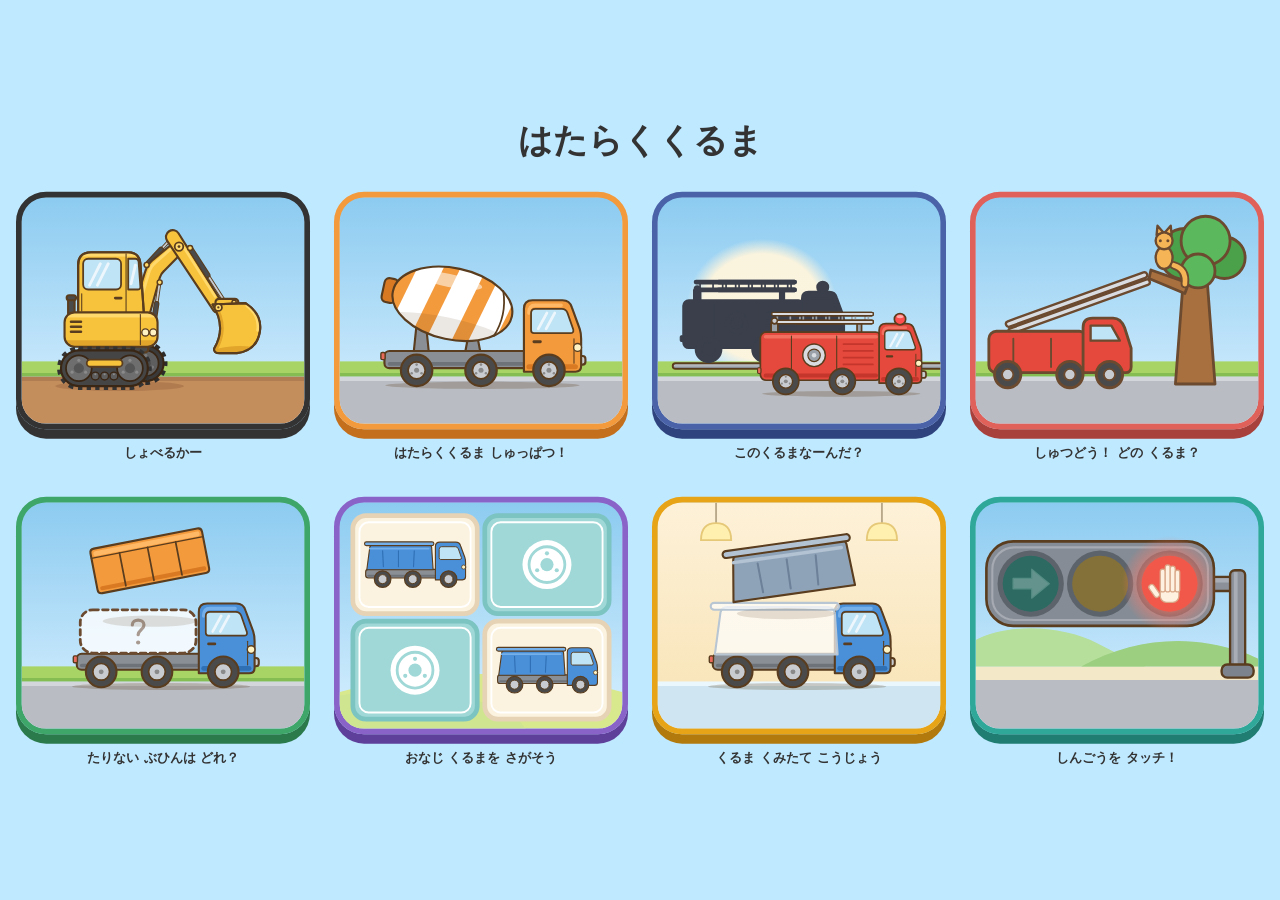
<file: index.html>
<!DOCTYPE html>
<html lang="ja">
<head>
  <meta charset="UTF-8">
  <!-- スマホやタブレットでもちょうどいい大きさで表示するための設定 -->
  <meta name="viewport" content="width=device-width, initial-scale=1.0, user-scalable=no">
  <title>はたらくくるま</title>

  <style>
    /* ===== 画面全体 ===== */
    html, body {
      touch-action: none;            /* 2本指の拡大・ダブルタップ拡大・スクロールを止める */
      overscroll-behavior: none;     /* 画面のはしを引っぱったときの「びよーん」を止める */
    }

    body {
      margin: 0;
      height: 100vh;                 /* 古いブラウザ用 */
      height: 100dvh;
      overflow: hidden;
      background: #bfe9ff;           /* 空の色（ゲームと同じ） */
      font-family: system-ui, sans-serif; /* 端末に入っている書体だけを使う */
      -webkit-user-select: none;
      user-select: none;
      -webkit-touch-callout: none;
      -webkit-tap-highlight-color: transparent;

      /* ボタンを画面のまん中に置く */
      display: flex;
      flex-direction: column;
      align-items: center;
      justify-content: center;
      gap: 24px;
    }

    /* 上の題名（大人向け。子どもは絵で選ぶ） */
    .title {
      margin: 0;
      font-size: clamp(22px, 6vw, 34px);
      font-weight: bold;
      color: #333;
    }

    /* ===== ゲームを選ぶボタン =====
       おもちゃのブロックのように、下に濃い影を付けて「押せそう」に見せる */
    .game-button {
      position: relative;
      display: block;
      width: 300px;
      height: 240px;
      border: 6px solid #333;
      border-radius: 32px;
      /* ボタンの中の空（ゲームの空と同じ、上が濃く下がうすいグラデーション） */
      background: linear-gradient(#8ccbf0 0%, #d8f0ff 100%);
      box-shadow: 0 10px 0 #333;     /* 下の影 */
      overflow: hidden;
      animation: purupuru 1.2s ease-in-out infinite; /* ゆっくり揺れて「さわってね」と伝える */
    }

    /* ボタンの中の地面（ゲームと同じ色の土）。
       上のふちのすぐ下を少し濃くして、ゲームの地面と同じ見え方にする */
    .game-button .ground {
      position: absolute;
      left: 0;
      right: 0;
      bottom: 0;
      height: 50px;
      background: linear-gradient(#b07c51 0, #b07c51 5px, #c48d5c 5px);
    }
    /* 土の上の草地（ゲームの手前の草地と同じ黄緑。下のふちは少し濃い緑） */
    .game-button .ground::before {
      content: "";
      position: absolute;
      left: 0;
      right: 0;
      bottom: 100%;                  /* 土のすぐ上に置く */
      height: 16px;
      background: linear-gradient(#a8d465 0, #a8d465 12px, #86bd52 12px);
    }

    /* 押したときに、影の分だけ沈む */
    .game-button.pressed {
      transform: translateY(8px);
      box-shadow: 0 2px 0 #333;
      animation: none;
    }

    @keyframes purupuru {
      0%, 100% { transform: translateY(0)    rotate(0deg); }
      25%      { transform: translateY(-4px) rotate(-1deg); }
      75%      { transform: translateY(-4px) rotate(1deg); }
    }

    /* 動きを減らす設定にしている端末では、揺らさない */
    @media (prefers-reduced-motion: reduce) {
      .game-button { animation: none; }
    }

    /* ===== ボタンの中のショベルカー（ゲームの絵を、そのまま 0.8 倍にして置く） =====
       ゲームの絵は 横300 × 縦220。0.8 倍で 横240 × 縦176 になる。
       横：絵の中で色がある部分（x 2〜295 くらい）が、ボタンのまん中にくるように、左から 30px。
       縦：キャタピラの下（絵の y 215）が、土の上のふち（ボタンの下から 50px）より
           6px だけ下にくるようにして、地面に乗って見せる。
           そのため、絵の下はしは、ボタンの下から 40px（= 50 − 6 − 5×0.8 ≒ 40）。
       このとき、アームのいちばん上はボタンの上から 27px くらい、バケットの右はしは
       左から 265px くらい（ボタンの中は 300px）なので、丸い角にもかからない */
    .shovel-svg {
      position: absolute;
      left: 34px;
      bottom: 36px;
      width: 228px;                  /* ゲームの絵の 0.76 倍（アームの上にゆとりを作る） */
      height: 167px;
      display: block;
      overflow: visible;             /* アームの先は絵の枠より少し上に出るので、切らずに見せる */
    }

    /* ===== ボタンを7つ並べる =====
       並べ方は5つ（縦1列 col／横1列 row／2列 grid／3列 grid3／4列 grid4）。どれにするかは、下の JavaScript が
       画面の大きさから「いちばん大きく見える並べ方」を選んで、この箱の data-layout に書く
       （ボタンのあいだは どれも 24px）。
       7つ並べて入らないときは、7つとも同じ率（--k、0.3〜1）で縮める。率も JavaScript が入れる。
       ボタンそのものの大きさ・ゆれ・沈み方は変えずに、外がわの箱（.slot-inner）を縮める */
    .games {
      display: flex;
      flex-direction: row;
      align-items: center;
      justify-content: center;
      gap: 24px;
    }
    .games[data-layout="col"] {
      display: flex;
      flex-direction: column;
    }
    .games[data-layout="row"] {
      display: flex;
      flex-direction: row;
    }
    /* 2列・3列・4列：折り返して並べ、最後の段（あまった1〜3つ）は まん中に寄せる。
       箱の横はばは、JavaScript が「列の数 × ボタンの場所 ＋ あいだ」に書く（列の数で折り返すため） */
    .games[data-layout="grid"],
    .games[data-layout="grid3"],
    .games[data-layout="grid4"] {
      display: flex;
      flex-direction: row;
      flex-wrap: wrap;
      align-items: center;
      justify-content: center;
      gap: 24px;
    }
    /* 1つぶんの場所。ボタン（ふちをふくめて 312 × 252）＋下の影 10px＋ゆれて上がる 4px ＋ゆとり 2px。
       そのうえ、ボタンの下に「名前の帯」（高さ 36px ＝ 上のあき 4 ＋ 2行 × 16）をとる。
       名前の帯は縮めない（率 --k が小さくても、文字が読める大きさのまま）。1行で足りるときも 2行ぶんの高さをとる */
    .slot {
      position: relative;
      flex: none;
      width: calc(312px * var(--k, 1));
      height: calc(268px * var(--k, 1) + 36px);
    }
    /* ゲームの名前（大人のための小さな文字。子どもは絵で選ぶ）。ボタンの下。ゆれない。
       横はばはボタンより左右 8px ずつ広い（ボタンのあいだの 24px のうち 8px ずつ使う）。
       かたまり（.game-name span）の中では折り返さず、かたまりのあいだだけで次の行へ */
    .game-name {
      position: absolute;
      left: -8px;
      top: calc(268px * var(--k, 1) + 4px);
      width: calc(312px * var(--k, 1) + 16px);
      font-size: 13px;
      font-weight: bold;
      line-height: 16px;
      color: #333;
      text-align: center;
      cursor: pointer;
    }
    .game-name span {
      white-space: nowrap;
    }
    .slot-inner {
      position: absolute;
      left: 0;
      top: 0;
      width: 312px;
      height: 268px;
      padding-top: 4px;
      box-sizing: border-box;
      transform: scale(var(--k, 1));
      transform-origin: 0 0;
    }

    /* ===== 2本目「はたらくくるま しゅっぱつ！」のボタン =====
       作りは1本目のボタンと同じ。ふちと下の影の色だけ、ミキサーしゃのオレンジにして見分けやすくする */
    .game-button.mixer-button {
      border-color: #f39a3d;
      box-shadow: 0 10px 0 #c46f1c;
      animation-delay: -0.6s;        /* 1本目のボタンと、ゆれる向きを少しずらす */
    }
    .game-button.mixer-button.pressed {
      box-shadow: 0 2px 0 #c46f1c;
    }
    /* ボタンの中の道（ゲームと同じ、やさしい灰色。上のふちに明るい線） */
    .game-button .road {
      position: absolute;
      left: 0;
      right: 0;
      bottom: 0;
      height: 50px;
      background: linear-gradient(#d3d6db 0, #d3d6db 5px, #b9bcc2 5px);
    }
    /* 道の上の草地（ゲームの草地と同じ黄緑） */
    .game-button .road::before {
      content: "";
      position: absolute;
      left: 0;
      right: 0;
      bottom: 100%;
      height: 16px;
      background: linear-gradient(#a8d465 0, #a8d465 12px, #86bd52 12px);
    }
    /* ボタンの中のミキサーしゃ（ゲームの絵を写したもの。横300 × 縦220 を 0.76 倍）。
       タイヤの下（絵の y 215）が、道の上のふちより少し下にくるように置く */
    .mixer-svg {
      position: absolute;
      left: 36px;
      bottom: 36px;
      width: 228px;
      height: 167px;
      display: block;
    }

    /* ===== 3本目「このくるまなーんだ？」のボタン =====
       作りは1本目・2本目のボタンと同じ。ふちと下の影の色だけ、こい あい色にして見分けやすくする */
    .game-button.kage-button {
      border-color: #4a62a8;
      box-shadow: 0 10px 0 #2f437e;
      animation-delay: -0.3s;        /* 1本目・2本目のボタンと、ゆれる向きを少しずらす */
    }
    .game-button.kage-button.pressed {
      box-shadow: 0 2px 0 #2f437e;
    }
    /* かげのうしろの光の丸（うすいクリーム色。ふちが やわらかく消える）。下の部分は、草と道にかくれる */
    .kage-spot {
      position: absolute;
      left: 31px;
      top: 44px;
      width: 160px;
      height: 144px;
      background: radial-gradient(closest-side,
        rgba(255, 245, 220, 0.95) 0%, rgba(255, 245, 220, 0.95) 78%, rgba(255, 245, 220, 0) 100%);
    }
    /* かげの台（草の帯の中にのる）。右は ボタンの外までのびて、ボタンの角で切れる（ゲームと同じ長い台） */
    .kage-dai {
      position: absolute;
      left: 15px;
      top: 175px;
      width: 300px;
      height: 8px;
      box-sizing: border-box;
      border: 2px solid #5a3d1e;
      border-radius: 4px;
      background: #a9aeb6;
      box-shadow: inset 0 1px 0 #c9cdd3, inset 0 -1px 0 #8a8f96;
    }
    /* しょうぼうしゃの絵（ゲームの図鑑の絵を写したもの。横310 × 縦220 を 0.6倍） */
    .kage-svg {
      position: absolute;
      width: 186px;
      height: 132px;
      display: block;
    }
    .kage-svg.back  { left: 18px;  top: 46px; }    /* かげ（タイヤの下 y 129 → ボタンの y 175 ＝ 台の上の面） */
    .kage-svg.front { left: 100px; top: 80px; }    /* 色つき（タイヤの下 y 209 ＝ 道の中） */
    /* かげ：すべての色を1色（こい灰青）にする（ゲームと同じ。fill を持たない部品が黒にならないように、本体にも指定） */
    .kage-mini { fill: #3a3f4b; }
    .kage-mini [fill]:not([fill="none"]) { fill: #3a3f4b; }
    .kage-mini [stroke]:not([stroke="none"]) { stroke: #3a3f4b; }

    /* ===== 4本目「しゅつどう！ どの くるま？」のボタン =====
       作りは1〜3本目のボタンと同じ。ふちと下の影の色だけ、あかるい赤にして見分けやすくする */
    .game-button.shutsudou-button {
      border-color: #e0605a;
      box-shadow: 0 10px 0 #a8403b;
      animation-delay: -0.9s;        /* 1〜3本目のボタンと、ゆれる向きを少しずらす */
    }
    .game-button.shutsudou-button.pressed {
      box-shadow: 0 2px 0 #a8403b;
    }
    /* 場面の絵（高い木の ねこを、しょうぼうしゃが助けるところ。ゲームの場面を単純にして写したもの）。
       座標の枠は 横300 × 縦240（ボタンの中と同じ大きさ）。id は使わない */
    .shutsudou-svg {
      position: absolute;
      left: 0;
      top: 0;
      width: 300px;
      height: 240px;
      display: block;
    }

    /* ===== 5本目「たりない ぶひんは どれ？」のボタン =====
       作りは1〜4本目のボタンと同じ。ふちと下の影の色だけ、みどり色にして見分けやすくする */
    .game-button.buhin-button {
      border-color: #3fa66a;
      box-shadow: 0 10px 0 #2a7a4c;
      animation-delay: -1.1s;        /* 1〜4本目のボタンと、ゆれる向きを少しずらす */
    }
    .game-button.buhin-button.pressed {
      box-shadow: 0 2px 0 #2a7a4c;
    }
    /* 荷台が足りない ダンプカーと、とんでくる荷台（ゲームの図鑑の絵を写して、単純にしたもの）。
       座標の枠は 横300 × 縦240（ボタンの中と同じ大きさ）。id は使わない */
    .buhin-svg {
      position: absolute;
      left: 0;
      top: 0;
      width: 300px;
      height: 240px;
      display: block;
    }

    /* ===== 6本目「おなじ くるまを さがそう」のボタン =====
       作りは1〜5本目のボタンと同じ。ふちと下の影の色だけ、むらさき色にして見分けやすくする */
    .game-button.pairs-button {
      border-color: #8a63c9;
      box-shadow: 0 10px 0 #5e3f9a;
      animation-delay: -1.4s;        /* 1〜5本目のボタンと、ゆれる向きを少しずらす */
    }
    .game-button.pairs-button.pressed {
      box-shadow: 0 2px 0 #5e3f9a;
    }
    /* おもてになった ダンプカーのカード2枚と、うら返しのカード2枚（ゲームの絵を単純にして写したもの）。
       座標の枠は 横300 × 縦240（ボタンの中と同じ大きさ）。id は top6- で始める */
    .pairs-svg {
      position: absolute;
      left: 0;
      top: 0;
      width: 300px;
      height: 240px;
      display: block;
    }

    /* ===== 7本目「くるま くみたて こうじょう」のボタン =====
       作りは1〜6本目のボタンと同じ。ふちと下の影の色だけ、工場のあかりの黄色〜オレンジ色にして見分けやすくする */
    .game-button.build-button {
      border-color: #e8a417;
      box-shadow: 0 10px 0 #b27a0c;
      animation-delay: -0.45s;       /* 1〜6本目のボタンと、ゆれる向きを少しずらす */
      background: linear-gradient(#fdf1d8, #f8e3b4);   /* 工場のかべ（クリーム色） */
    }
    .game-button.build-button.pressed {
      box-shadow: 0 2px 0 #b27a0c;
    }
    /* 工場の床（うすい水色） */
    .game-button .build-floor {
      position: absolute;
      left: 0;
      right: 0;
      bottom: 0;
      height: 50px;
      background: linear-gradient(#eaf7fd 0, #eaf7fd 5px, #cfe6f2 5px);
    }
    /* 荷台がはずれたダンプカーと、うすい形（荷台の場所）、ういている荷台（ゲームの絵を単純にして写したもの）。
       座標の枠は 横300 × 縦240（ボタンの中と同じ大きさ）。id は top7- で始める */
    .build-svg {
      position: absolute;
      left: 0;
      top: 0;
      width: 300px;
      height: 240px;
      display: block;
    }

    /* ===== 8本目「しんごうを タッチ！」のボタン =====
       作りは1〜7本目のボタンと同じ。ふちと下の影の色だけ、信号の青（青みどり）色にして見分けやすくする */
    .game-button.signal-button {
      border-color: #2fa89a;
      box-shadow: 0 10px 0 #1f7d72;
      animation-delay: -0.8s;        /* 1〜7本目のボタンと、ゆれる向きを少しずらす */
    }
    .game-button.signal-button.pressed {
      box-shadow: 0 2px 0 #1f7d72;
    }
    /* ボタンの中の道（灰色。上にクリーム色の歩道） */
    .game-button .signal-floor {
      position: absolute;
      left: 0;
      right: 0;
      bottom: 0;
      height: 66px;
      background: linear-gradient(#f3e8c8 0, #f3e8c8 14px, #b9bcc2 14px);
    }
    /* 横向きの信号（左から 青・黄・赤）と柱、遠くの丘（ゲームの絵を写したもの）。
       座標の枠は 横300 × 縦240（ボタンの中と同じ大きさ）。id は top8- で始める */
    .signal-svg {
      position: absolute;
      left: 0;
      top: 0;
      width: 300px;
      height: 240px;
      display: block;
    }

    /* ===== 画面の高さが 400px 以下のとき（スマホ横・低い画面）の「つめた形」=====
       7つ並べると、ふだんの あきでは入らないので、縦の向きだけ詰める（JavaScript の fitButtons と同じ値）。
       高さが 400px より高くても、ふだんの形で ボタンが小さくなりすぎる（率 0.3 未満）ときは、JavaScript が同じ形にする。
       ゲームの名前は ボタンの左右 8px ずつ はみ出すので、列のあいだ（24px）と左右のあき（32px）は変えない */
    body.compact {
      gap: 8px;
    }
    body.compact .title {
      font-size: 22px;
    }
  </style>
</head>
<body>

  <h1 class="title">はたらくくるま</h1>

  <!-- ゲームを選ぶボタン（横長の画面では左右、縦長の画面では上下に並ぶ） -->
  <div class="games" id="games" data-layout="grid">
  <div class="slot"><div class="slot-inner">
  <!-- ショベルカーのゲームへのボタン。
       ファイルをダブルクリックで開いたときも動くように、index.html まで書く -->
  <a class="game-button" data-name="しょべるかー" id="shovelGame" href="games/01-shovel/index.html" aria-label="しょべるかー">
    <div class="ground"></div>
    <!-- ショベルカーの絵（ゲームの中の絵を写したもの。この画面では動かさない）。
         座標の枠は 横300 × 縦220（左上が 0,0、y は下向きに増える）。
         この画面の中で名前（id）がぶつからないように、id の先頭に top- を付けてある。
         重なる順番（奥 → 手前）：地面の影 → 奥のキャタピラ → 旋回台 → 煙突 → アーム → 運転席・車体 → 手前のキャタピラ -->
    <svg class="shovel-svg" viewBox="0 0 300 220" aria-hidden="true" focusable="false">
      <defs>
        <!-- 車体・運転席・バケットの形で切りぬいて、明るいところ・影を中だけに塗るための型 -->
        <clipPath id="top-bodyClip"><rect x="15" y="112" width="130" height="48" rx="14"/></clipPath>
        <clipPath id="top-cabClip"><path d="M 34 115 L 34 46 Q 34 28 52 28 L 104 28 Q 119 28 121 43 L 126 115 Z"/></clipPath>
        <clipPath id="top-bucketClip"><path d="M -8 -4 L 38 -6 Q 62 10 58 34 Q 54 60 26 64 L 2 64 Q -6 64 -6 58 Q 12 28 -8 -4 Z"/></clipPath>
        <!-- キャタピラの形（カプセル形） -->
        <path id="top-trackShape" d="M 35 165 L 106.46 165 A 25 25 0 0 1 106.46 215 L 35 215 A 25 25 0 0 1 35 165 Z"/>
      </defs>

      <g stroke="#5a3d1e" stroke-width="3" stroke-linejoin="round" stroke-linecap="round">

        <!-- 地面の影（ぼんやりした横長の楕円） -->
        <ellipse cx="92" cy="215" rx="90" ry="7" fill="#8a5a38" opacity="0.35" stroke="none"/>

        <!-- ===== 奥のキャタピラ（手前より右に 22px・上に 7px ずらし、少し暗く） ===== -->
        <g transform="translate(22 -7)">
          <!-- でこぼこ（太い点線） -->
          <path d="M 35 165 L 106.46 165 A 25 25 0 0 1 106.46 215 L 35 215 A 25 25 0 0 1 35 165 Z"
                fill="none" stroke="#2c2c2c" stroke-width="11"
                stroke-dasharray="6 6" stroke-linecap="butt"/>
          <use href="#top-trackShape" fill="#3a3a3a" stroke="#3a2614"/>
          <!-- 右はしの車輪（見えるのは右がわだけ） -->
          <g transform="translate(106.46 190)">
            <circle r="18" fill="#5e5e5e" stroke="#3a2614" stroke-width="2.5"/>
            <circle r="7" fill="#4a4a4a" stroke="none"/>
            <g fill="#7a7a7a" stroke="none">
              <circle cx="0" cy="-11" r="2.2"/>
              <circle cx="9.5" cy="5.5" r="2.2"/>
              <circle cx="-9.5" cy="5.5" r="2.2"/>
            </g>
          </g>
        </g>

        <!-- ===== 旋回台（車体の下の暗い台） ===== -->
        <rect x="36" y="150" width="96" height="18" rx="5" fill="#4a4a4a"/>

        <!-- ===== 煙突（運転席の左どなり） ===== -->
        <rect x="20" y="92" width="9" height="24" rx="2.5" fill="#4a4a4a"/>
        <rect x="18" y="88" width="13" height="7" rx="3.5" fill="#4a4a4a"/>

        <!-- ===== アーム（ブーム > スティック > バケット の入れ子。すくう前の、止まった形） =====
             それぞれ「関節の場所へ translate した <g>」の中で、関節が (0, 0) になるように描いてある -->
        <!-- ブームの付け根の関節 (120, 120) -->
        <g transform="translate(120 120)">
          <!-- 油圧シリンダー2（ブームの上がわ）。ブームより先に描いて、背中から少しのぞかせる -->
          <line x1="26.2" y1="-91.9" x2="46.3" y2="-113.4" stroke-width="5"/>
          <line x1="26.2" y1="-91.9" x2="46.3" y2="-113.4" stroke="#c8ccd0" stroke-width="2.5"/>
          <line x1="9.8" y1="-74.4" x2="29.9" y2="-95.9" stroke-width="8"/>
          <line x1="9.8" y1="-74.4" x2="29.9" y2="-95.9" stroke="#4a4a4a" stroke-width="5"/>

          <!-- ブーム：付け根 (0,0) → 上に「く」の字に折れる (20,-68) → 先 (55,-100) -->
          <path fill="#f7c33c"
                d="M 11.5 3.4 L 28 -56.2 Q 29.7 -62 34.1 -66 L 61.1 -93.4 A 9 9 0 0 0 48.9 -106.6 L 18.5 -81.5 Q 10.3 -74.1 7.2 -63.4 L -11.5 -3.4 A 12 12 0 0 0 11.5 3.4 Z"/>
          <!-- ブームの明るいところ（背中がわ） -->
          <path d="M -1.8 -14.5 L 12.4 -62 Q 14.7 -71.3 22 -77.5 L 45 -98" fill="none" stroke="#ffd96b" stroke-width="4"/>
          <!-- シリンダー2の付け根のピン -->
          <circle cx="9.8" cy="-74.4" r="3.5" fill="#ffd96b" stroke-width="2"/>

          <!-- 油圧シリンダー1（ブームの下がわ）。下のはしは車体の裏にかくれる -->
          <line x1="22.6" y1="-13" x2="28" y2="-50" stroke-width="5"/>
          <line x1="22.6" y1="-13" x2="28" y2="-50" stroke="#c8ccd0" stroke-width="2.5"/>
          <line x1="18" y1="18" x2="23.6" y2="-20" stroke-width="8"/>
          <line x1="18" y1="18" x2="23.6" y2="-20" stroke="#4a4a4a" stroke-width="5"/>
          <circle cx="28" cy="-50" r="3.5" fill="#ffd96b" stroke-width="2"/>

          <!-- スティックの関節（ブームの先）(55, -100) -->
          <g transform="translate(55 -100)">
            <!-- スティック：上のはし → バケットの付け根 (55, 85) -->
            <path fill="#f7c33c"
                  d="M -0.7 -18.6 L 61.7 80.7 A 8 8 0 0 1 48.3 89.4 L -16.7 -8.3 A 9.5 9.5 0 0 1 -0.7 -18.6 Z"/>
            <path d="M 3.1 -4.4 L 50.5 69.8" fill="none" stroke="#ffd96b" stroke-width="3.5"/>

            <!-- 油圧シリンダー3（スティックの外がわ） -->
            <line x1="36.2" y1="33.8" x2="64.4" y2="77.4" stroke-width="5"/>
            <line x1="36.2" y1="33.8" x2="64.4" y2="77.4" stroke="#c8ccd0" stroke-width="2.5"/>
            <line x1="15.5" y1="1.9" x2="40" y2="39.7" stroke-width="8"/>
            <line x1="15.5" y1="1.9" x2="40" y2="39.7" stroke="#4a4a4a" stroke-width="5"/>
            <circle cx="15.5" cy="1.9" r="3.5" fill="#ffd96b" stroke-width="2"/>

            <!-- バケットの関節（スティックの先）(55, 85) -->
            <g transform="translate(55 85)">
              <!-- バケットの上の小さなつなぎの板 -->
              <rect x="-4" y="-12" width="32" height="10" rx="5" fill="#f7c33c"/>
              <circle cx="22" cy="-7" r="3" fill="#ffd96b" stroke-width="2"/>
              <!-- バケット：口は左向き。丸みのある1枚の刃先 -->
              <path fill="#f7c33c"
                    d="M -8 -4 L 38 -6 Q 62 10 58 34 Q 54 60 26 64 L 2 64 Q -6 64 -6 58 Q 12 28 -8 -4 Z"/>
              <g clip-path="url(#top-bucketClip)" stroke="none">
                <ellipse cx="30" cy="66" rx="42" ry="12" fill="#e0a52a"/>
                <path d="M -6 58 Q 12 28 -8 -4" fill="none" stroke="#e0a52a" stroke-width="10"/>
                <path d="M 40 -2 Q 58 12 55 32" fill="none" stroke="#ffd96b" stroke-width="4"/>
              </g>
              <path fill="none"
                    d="M -8 -4 L 38 -6 Q 62 10 58 34 Q 54 60 26 64 L 2 64 Q -6 64 -6 58 Q 12 28 -8 -4 Z"/>
              <!-- バケットの関節のピン -->
              <circle r="5" fill="#ffd96b" stroke-width="2.5"/>
              <circle r="1.6" fill="#5a3d1e" stroke="none"/>
            </g>

            <!-- スティックの関節のピン -->
            <circle r="6" fill="#ffd96b" stroke-width="2.5"/>
            <circle r="2" fill="#5a3d1e" stroke="none"/>
          </g>

          <!-- ブームの付け根のピン（車体の裏にかくれる） -->
          <circle r="5" fill="#ffd96b" stroke-width="2.5"/>
          <circle r="1.6" fill="#5a3d1e" stroke="none"/>
        </g>

        <!-- ===== 運転席 ===== -->
        <path fill="#f7c33c" d="M 34 115 L 34 46 Q 34 28 52 28 L 104 28 Q 119 28 121 43 L 126 115 Z"/>
        <g clip-path="url(#top-cabClip)" stroke="none">
          <rect x="30" y="22" width="100" height="12" fill="#ffd96b"/>  <!-- 屋根の明るいところ -->
        </g>
        <path fill="none" d="M 34 115 L 34 46 Q 34 28 52 28 L 104 28 Q 119 28 121 43 L 126 115 Z"/>
        <!-- 横の面と前の面のさかい目 -->
        <path d="M 101 30 L 101 112" fill="none" stroke-width="1.5"/>
        <!-- 横の窓 -->
        <rect x="41" y="37" width="53" height="43" rx="7" fill="#bfe4f5" stroke-width="2.5"/>
        <!-- 前の窓 -->
        <path d="M 104 37 L 114 37 Q 118 37 118.5 41 L 121 76 Q 121.3 80 117 80 L 104 80 Z" fill="#bfe4f5" stroke-width="2.5"/>
        <!-- ガラスに見せる、白いななめの線 -->
        <g stroke="#ffffff" stroke-width="4" opacity="0.7" fill="none">
          <path d="M 50 74 L 65 44"/>
          <path d="M 61 74 L 76 44"/>
          <path d="M 108 72 L 114 46"/>
        </g>
        <!-- ドアの線と取っ手 -->
        <path d="M 39 86 L 39 110" fill="none" stroke-width="1.5"/>
        <rect x="84" y="90" width="12" height="4" rx="2" fill="#5a3d1e" stroke="none"/>

        <!-- ===== 車体（下の箱） ===== -->
        <rect x="15" y="112" width="130" height="48" rx="14" fill="#f7c33c" stroke="none"/>
        <g clip-path="url(#top-bodyClip)" stroke="none">
          <rect x="15" y="112" width="130" height="7" fill="#ffd96b"/>   <!-- 上の面（明るい） -->
          <rect x="15" y="151" width="130" height="9" fill="#e0a52a"/>   <!-- 下の面（影） -->
        </g>
        <rect x="15" y="112" width="130" height="48" rx="14" fill="none"/>
        <!-- 前の面とのさかい目 -->
        <path d="M 121 115 L 121 157" fill="none" stroke-width="1.5"/>
        <!-- 後ろの通気口（横線3本） -->
        <g stroke-width="3.5" fill="none">
          <path d="M 24 125 L 38 125"/>
          <path d="M 24 132 L 38 132"/>
          <path d="M 24 139 L 38 139"/>
        </g>
        <!-- 前のライト2つ -->
        <circle cx="128" cy="140" r="5" fill="#fff3c4" stroke-width="2"/>
        <circle cx="139" cy="140" r="5" fill="#fff3c4" stroke-width="2"/>

        <!-- ===== 手前のキャタピラ ===== -->
        <!-- でこぼこ（太い点線。内がわ半分は、上のカプセルにかくれる） -->
        <path d="M 35 165 L 106.46 165 A 25 25 0 0 1 106.46 215 L 35 215 A 25 25 0 0 1 35 165 Z"
              fill="none" stroke="#333333" stroke-width="11"
              stroke-dasharray="6 6" stroke-linecap="butt"/>
        <use href="#top-trackShape" fill="#454545" stroke="#3a2614"/>

        <!-- 大きい車輪（左右） -->
        <g transform="translate(35 190)">
          <circle r="18" fill="#6e6e6e" stroke="#3a2614" stroke-width="2.5"/>
          <circle r="7" fill="#555555" stroke="none"/>
          <g fill="#8a8a8a" stroke="none">
            <circle cx="0" cy="-11" r="2.2"/>
            <circle cx="9.5" cy="5.5" r="2.2"/>
            <circle cx="-9.5" cy="5.5" r="2.2"/>
          </g>
        </g>
        <g transform="translate(106.46 190)">
          <circle r="18" fill="#6e6e6e" stroke="#3a2614" stroke-width="2.5"/>
          <circle r="7" fill="#555555" stroke="none"/>
          <g fill="#8a8a8a" stroke="none">
            <circle cx="0" cy="-11" r="2.2"/>
            <circle cx="9.5" cy="5.5" r="2.2"/>
            <circle cx="-9.5" cy="5.5" r="2.2"/>
          </g>
        </g>

        <!-- 小さいローラー3つ -->
        <g transform="translate(58 201)">
          <circle r="5.5" fill="#5e5e5e" stroke="#3a2614" stroke-width="2"/>
          <circle cx="0" cy="-2.6" r="1.4" fill="#8a8a8a" stroke="none"/>
        </g>
        <g transform="translate(71 201)">
          <circle r="5.5" fill="#5e5e5e" stroke="#3a2614" stroke-width="2"/>
          <circle cx="0" cy="-2.6" r="1.4" fill="#8a8a8a" stroke="none"/>
        </g>
        <g transform="translate(84 201)">
          <circle r="5.5" fill="#5e5e5e" stroke="#3a2614" stroke-width="2"/>
          <circle cx="0" cy="-2.6" r="1.4" fill="#8a8a8a" stroke="none"/>
        </g>

        <!-- ローラーの上の、黄色い細長いカバー -->
        <rect x="46" y="178" width="50" height="10" rx="5" fill="#f7c33c" stroke-width="2.5"/>
      </g>
    </svg>
  </a>
  </div></div>

  <div class="slot"><div class="slot-inner">
  <!-- 「はたらくくるま しゅっぱつ！」へのボタン。
       ファイルをダブルクリックで開いたときも動くように、index.html まで書く -->
  <a class="game-button mixer-button" data-name="はたらくくるま/しゅっぱつ！" id="shuppatsuGame" href="games/02-shuppatsu/index.html" aria-label="はたらくくるま しゅっぱつ">
    <div class="road"></div>
    <!-- ミキサーしゃの絵（ゲームの図鑑の絵を写したもの。この画面では動かさない）。
         座標の枠は 横300 × 縦220。この画面の中で名前（id）がぶつからないように、id の先頭に top2- を付けてある。
         重なる順番（奥 → 手前）：地面の影 → 台 → ドラム → 運転席 → ライト → タイヤ -->
    <svg class="mixer-svg" viewBox="0 0 300 220" aria-hidden="true" focusable="false">
      <g stroke="#5a3d1e" stroke-width="3" stroke-linejoin="round" stroke-linecap="round">
        <!-- 地面の影 -->
        <ellipse cx="152" cy="214" rx="136" ry="5" fill="#5a3d1e" opacity="0.25" stroke="none"/>

        <!-- 台と、ドラムを支える足2本 -->
        <path d="M 56 167 L 60 128 L 73 128 L 77 167 Z" fill="#8a8f96"/>
        <path d="M 128 167 L 132 146 L 145 146 L 149 167 Z" fill="#8a8f96"/>
        <rect x="15" y="166" width="275" height="24" rx="7" fill="#8a8f96" stroke="none"/>
        <path d="M 22 184 L 283 184" fill="none" stroke="#6e737a" stroke-width="5"/>
        <rect x="15" y="166" width="275" height="24" rx="7" fill="none"/>
        <rect x="283" y="173" width="13" height="12" rx="4" fill="#c8ccd0"/>

        <!-- ドラム：中心 (110, 100)、右下がりに 12度。白にオレンジのななめのしま -->
        <g transform="translate(110 100) rotate(12)">
          <rect x="-99" y="-17" width="20" height="34" rx="7" fill="#d97a22"/>
          <clipPath id="top2-drum"><ellipse rx="85" ry="50"/></clipPath>
          <ellipse rx="85" ry="50" fill="#ffffff" stroke="none"/>
          <g clip-path="url(#top2-drum)" stroke="none">
            <g fill="#f39a3d">
              <path d="M -132 -56 L -110 -56 L -138 56 L -160 56 Z"/>
              <path d="M -76 -56 L -54 -56 L -82 56 L -104 56 Z"/>
              <path d="M -20 -56 L 2 -56 L -26 56 L -48 56 Z"/>
              <path d="M 36 -56 L 58 -56 L 30 56 L 8 56 Z"/>
              <path d="M 92 -56 L 114 -56 L 86 56 L 64 56 Z"/>
            </g>
            <ellipse cx="0" cy="40" rx="95" ry="20" fill="#5a3d1e" opacity="0.12"/>
            <ellipse cx="-12" cy="-31" rx="48" ry="9" fill="#ffffff" opacity="0.55"/>
          </g>
          <ellipse rx="85" ry="50" fill="none"/>
          <path d="M 66 -32 Q 78 0 66 32" fill="none" stroke-width="2.5"/>
        </g>

        <!-- 運転席（オレンジ。窓1枚） -->
        <path d="M 210 195 L 210 107 Q 210 95 222 95 L 264 95 Q 274 95 277 105 L 288 135 Q 290 141 290 149 L 290 187 Q 290 195 282 195 Z" fill="#f39a3d" stroke="none"/>
        <path d="M 217 113 Q 217 102 226 102 L 262 102" fill="none" stroke="#ffb865" stroke-width="5"/>
        <path d="M 217 188 L 282 188" fill="none" stroke="#d97a22" stroke-width="7"/>
        <path d="M 210 195 L 210 107 Q 210 95 222 95 L 264 95 Q 274 95 277 105 L 288 135 Q 290 141 290 149 L 290 187 Q 290 195 282 195 Z" fill="none"/>
        <path d="M 220 113 Q 220 107 226 107 L 263 107 Q 269 107 271 113 L 279 136 Q 280 141 275 141 L 224 141 Q 220 141 220 137 Z" fill="#bfe4f5" stroke-width="2.5"/>
        <g fill="none" stroke="#ffffff" stroke-width="4" opacity="0.7">
          <path d="M 230 135 L 242 113"/>
          <path d="M 241 135 L 253 113"/>
        </g>
        <rect x="222" y="151" width="13" height="4" rx="2" fill="#5a3d1e" stroke="none"/>
        <path d="M 280 149 L 280 183" fill="none" stroke-width="1.5"/>

        <!-- 前のライトと、うしろの小さな赤いランプ -->
        <circle cx="285" cy="161" r="5.5" fill="#fff3c4" stroke-width="2"/>
        <rect x="10" y="168" width="6" height="10" rx="2" fill="#e86a5a" stroke-width="2"/>

        <!-- タイヤ3つ -->
        <g transform="translate(60 193)">
          <circle r="22" fill="#4a4a4a"/>
          <circle r="12" fill="#c8ccd0" stroke-width="2.5"/>
          <g fill="#8a8a8a" stroke="none"><circle r="3.5"/><circle cx="0" cy="-8" r="1.8"/><circle cx="6.9" cy="4" r="1.8"/><circle cx="-6.9" cy="4" r="1.8"/></g>
        </g>
        <g transform="translate(150 193)">
          <circle r="22" fill="#4a4a4a"/>
          <circle r="12" fill="#c8ccd0" stroke-width="2.5"/>
          <g fill="#8a8a8a" stroke="none"><circle r="3.5"/><circle cx="0" cy="-8" r="1.8"/><circle cx="6.9" cy="4" r="1.8"/><circle cx="-6.9" cy="4" r="1.8"/></g>
        </g>
        <g transform="translate(245 193)">
          <circle r="22" fill="#4a4a4a"/>
          <circle r="12" fill="#c8ccd0" stroke-width="2.5"/>
          <g fill="#8a8a8a" stroke="none"><circle r="3.5"/><circle cx="0" cy="-8" r="1.8"/><circle cx="6.9" cy="4" r="1.8"/><circle cx="-6.9" cy="4" r="1.8"/></g>
        </g>
      </g>
    </svg>
  </a>
  </div></div>

  <div class="slot"><div class="slot-inner">
  <!-- 「このくるまなーんだ？」へのボタン。
       ファイルをダブルクリックで開いたときも動くように、index.html まで書く -->
  <a class="game-button kage-button" data-name="このくるま/なーんだ？" data-name-glue="none" id="kageGame" href="games/03-kage/index.html" aria-label="このくるまなーんだ">
    <!-- 奥から順に：光の丸 → 道と草 → 台 → かげのしょうぼうしゃ → 色のついたしょうぼうしゃ。文字は入れない -->
    <div class="kage-spot"></div>
    <div class="road"></div>
    <div class="kage-dai"></div>

    <!-- かげのしょうぼうしゃ（ゲームの図鑑の絵を写して、すべて1色にぬる。この画面では動かさない。
         座標の枠は 横310 × 縦220。窓・ランプの光・地面の影は写さない）。id は使わない -->
    <svg class="kage-svg back kage-mini" viewBox="0 0 310 220" aria-hidden="true" focusable="false">
      <g stroke="#5a3d1e" stroke-width="3" stroke-linejoin="round" stroke-linecap="round">
        <!-- 車体（はしごをのせる台・箱・とびらの線・道具入れのしま・まいたホース・バンパー） -->
        <rect x="34" y="86" width="12" height="22" rx="2" fill="#9aa1a8"/>
        <rect x="186" y="86" width="8" height="22" rx="2" fill="#9aa1a8"/>
        <rect x="15" y="105" width="214" height="85" rx="10" fill="#e5483c" stroke="none"/>
        <rect x="15" y="105" width="214" height="85" rx="10" fill="none"/>
        <path d="M 70 112 L 70 182 M 150 112 L 150 182" fill="none" stroke-width="2"/>
        <path d="M 162 126 L 214 126 M 162 138 L 214 138 M 162 150 L 214 150 M 162 162 L 214 162" fill="none" stroke="#c4352b" stroke-width="3"/>
        <circle cx="110" cy="146" r="20" fill="#d9dde2" stroke-width="2.5"/>
        <circle cx="110" cy="146" r="11" fill="#9aa1a8" stroke-width="2"/>
        <circle cx="110" cy="146" r="4" fill="#d9dde2" stroke="none"/>
        <rect x="296" y="174" width="12" height="12" rx="4" fill="#c8ccd0"/>
        <!-- はしご（うしろのはしの支点 (40, 85) から右へ。下にかさなった段と、上の段） -->
        <g transform="translate(40 85)">
          <path d="M 45 -9 L 45 -1 M 68 -9 L 68 -1 M 91 -9 L 91 -1 M 114 -9 L 114 -1 M 137 -9 L 137 -1 M 160 -9 L 160 -1" fill="none" stroke="#9aa1a8" stroke-width="3"/>
          <rect x="35" y="-15" width="140" height="6" rx="3" fill="#c3c8ce" stroke-width="2.5"/>
          <rect x="35" y="-1" width="140" height="6" rx="3" fill="#c3c8ce" stroke-width="2.5"/>
          <path d="M 5 -9 L 5 -1 M 28 -9 L 28 -1 M 51 -9 L 51 -1 M 74 -9 L 74 -1 M 97 -9 L 97 -1 M 120 -9 L 120 -1 M 143 -9 L 143 -1 M 166 -9 L 166 -1" fill="none" stroke="#9aa1a8" stroke-width="3"/>
          <rect x="-5" y="-15" width="180" height="6" rx="3" fill="#d9dde2" stroke-width="2.5"/>
          <rect x="-5" y="-1" width="180" height="6" rx="3" fill="#d9dde2" stroke-width="2.5"/>
          <circle r="5" fill="#c8ccd0" stroke-width="2.5"/>
        </g>
        <!-- 運転席（右）と屋根のランプ・ライト -->
        <path d="M 225 195 L 225 102 Q 225 90 237 90 L 274 90 Q 284 90 287 100 L 298 130 Q 300 136 300 144 L 300 187 Q 300 195 292 195 Z" fill="#e5483c" stroke="none"/>
        <path d="M 225 195 L 225 102 Q 225 90 237 90 L 274 90 Q 284 90 287 100 L 298 130 Q 300 136 300 144 L 300 187 Q 300 195 292 195 Z" fill="none"/>
        <path d="M 235 108 Q 235 102 241 102 L 273 102 Q 279 102 281 108 L 289 131 Q 290 136 285 136 L 239 136 Q 235 136 235 132 Z" fill="#bfe4f5" stroke-width="2.5"/>
        <ellipse cx="262" cy="82" rx="10" ry="10" fill="#ff4f4f"/>
        <circle cx="295" cy="160" r="5.5" fill="#fff3c4" stroke-width="2"/>
        <rect x="10" y="168" width="6" height="10" rx="2" fill="#e86a5a" stroke-width="2"/>
        <!-- タイヤ3つ -->
        <g transform="translate(60 192)"><circle r="23" fill="#4a4a4a"/><circle r="12" fill="#c8ccd0" stroke-width="2.5"/></g>
        <g transform="translate(160 192)"><circle r="23" fill="#4a4a4a"/><circle r="12" fill="#c8ccd0" stroke-width="2.5"/></g>
        <g transform="translate(260 192)"><circle r="23" fill="#4a4a4a"/><circle r="12" fill="#c8ccd0" stroke-width="2.5"/></g>
      </g>
    </svg>

    <!-- 色のついたしょうぼうしゃ（同じ絵。色はそのまま。地面の影を足す。光の輪は写さない） -->
    <svg class="kage-svg front" viewBox="0 0 310 220" aria-hidden="true" focusable="false">
      <g stroke="#5a3d1e" stroke-width="3" stroke-linejoin="round" stroke-linecap="round">
        <ellipse cx="158" cy="214" rx="140" ry="5" fill="#5a3d1e" opacity="0.25" stroke="none"/>
        <rect x="34" y="86" width="12" height="22" rx="2" fill="#9aa1a8"/>
        <rect x="186" y="86" width="8" height="22" rx="2" fill="#9aa1a8"/>
        <rect x="15" y="105" width="214" height="85" rx="10" fill="#e5483c" stroke="none"/>
        <rect x="21" y="110" width="202" height="6" rx="3" fill="#f2705f" stroke="none"/>
        <rect x="21" y="178" width="202" height="7" rx="3" fill="#c4352b" stroke="none"/>
        <rect x="15" y="105" width="214" height="85" rx="10" fill="none"/>
        <path d="M 70 112 L 70 182 M 150 112 L 150 182" fill="none" stroke-width="2"/>
        <path d="M 162 126 L 214 126 M 162 138 L 214 138 M 162 150 L 214 150 M 162 162 L 214 162" fill="none" stroke="#c4352b" stroke-width="3"/>
        <circle cx="110" cy="146" r="20" fill="#d9dde2" stroke-width="2.5"/>
        <circle cx="110" cy="146" r="11" fill="#9aa1a8" stroke-width="2"/>
        <circle cx="110" cy="146" r="4" fill="#d9dde2" stroke="none"/>
        <rect x="296" y="174" width="12" height="12" rx="4" fill="#c8ccd0"/>
        <g transform="translate(40 85)">
          <path d="M 45 -9 L 45 -1 M 68 -9 L 68 -1 M 91 -9 L 91 -1 M 114 -9 L 114 -1 M 137 -9 L 137 -1 M 160 -9 L 160 -1" fill="none" stroke="#9aa1a8" stroke-width="3"/>
          <rect x="35" y="-15" width="140" height="6" rx="3" fill="#c3c8ce" stroke-width="2.5"/>
          <rect x="35" y="-1" width="140" height="6" rx="3" fill="#c3c8ce" stroke-width="2.5"/>
          <path d="M 5 -9 L 5 -1 M 28 -9 L 28 -1 M 51 -9 L 51 -1 M 74 -9 L 74 -1 M 97 -9 L 97 -1 M 120 -9 L 120 -1 M 143 -9 L 143 -1 M 166 -9 L 166 -1" fill="none" stroke="#9aa1a8" stroke-width="3"/>
          <rect x="-5" y="-15" width="180" height="6" rx="3" fill="#d9dde2" stroke-width="2.5"/>
          <rect x="-5" y="-1" width="180" height="6" rx="3" fill="#d9dde2" stroke-width="2.5"/>
          <circle r="5" fill="#c8ccd0" stroke-width="2.5"/>
        </g>
        <path d="M 225 195 L 225 102 Q 225 90 237 90 L 274 90 Q 284 90 287 100 L 298 130 Q 300 136 300 144 L 300 187 Q 300 195 292 195 Z" fill="#e5483c" stroke="none"/>
        <path d="M 232 108 Q 232 97 241 97 L 272 97" fill="none" stroke="#f2705f" stroke-width="5"/>
        <path d="M 232 188 L 292 188" fill="none" stroke="#c4352b" stroke-width="7"/>
        <path d="M 225 195 L 225 102 Q 225 90 237 90 L 274 90 Q 284 90 287 100 L 298 130 Q 300 136 300 144 L 300 187 Q 300 195 292 195 Z" fill="none"/>
        <path d="M 235 108 Q 235 102 241 102 L 273 102 Q 279 102 281 108 L 289 131 Q 290 136 285 136 L 239 136 Q 235 136 235 132 Z" fill="#bfe4f5" stroke-width="2.5"/>
        <g fill="none" stroke="#ffffff" stroke-width="4" opacity="0.7">
          <path d="M 245 130 L 257 108"/>
          <path d="M 256 130 L 268 108"/>
        </g>
        <rect x="237" y="146" width="13" height="4" rx="2" fill="#5a3d1e" stroke="none"/>
        <path d="M 290 144 L 290 183" fill="none" stroke-width="1.5"/>
        <ellipse cx="262" cy="82" rx="10" ry="10" fill="#ff4f4f"/>
        <ellipse cx="262" cy="77.5" rx="6" ry="3" fill="#ffffff" opacity="0.5" stroke="none"/>
        <circle cx="295" cy="160" r="5.5" fill="#fff3c4" stroke-width="2"/>
        <rect x="10" y="168" width="6" height="10" rx="2" fill="#e86a5a" stroke-width="2"/>
        <g transform="translate(60 192)"><circle r="23" fill="#4a4a4a"/><circle r="12" fill="#c8ccd0" stroke-width="2.5"/><g fill="#8a8a8a" stroke="none"><circle r="3.5"/><circle cx="0" cy="-8" r="1.8"/><circle cx="6.9" cy="4" r="1.8"/><circle cx="-6.9" cy="4" r="1.8"/></g></g>
        <g transform="translate(160 192)"><circle r="23" fill="#4a4a4a"/><circle r="12" fill="#c8ccd0" stroke-width="2.5"/><g fill="#8a8a8a" stroke="none"><circle r="3.5"/><circle cx="0" cy="-8" r="1.8"/><circle cx="6.9" cy="4" r="1.8"/><circle cx="-6.9" cy="4" r="1.8"/></g></g>
        <g transform="translate(260 192)"><circle r="23" fill="#4a4a4a"/><circle r="12" fill="#c8ccd0" stroke-width="2.5"/><g fill="#8a8a8a" stroke="none"><circle r="3.5"/><circle cx="0" cy="-8" r="1.8"/><circle cx="6.9" cy="4" r="1.8"/><circle cx="-6.9" cy="4" r="1.8"/></g></g>
      </g>
    </svg>
  </a>
  </div></div>

  <div class="slot"><div class="slot-inner">
  <!-- 「しゅつどう！ どの くるま？」へのボタン。
       ファイルをダブルクリックで開いたときも動くように、index.html まで書く -->
  <a class="game-button shutsudou-button" data-name="しゅつどう！/どの くるま？" id="top4-shutsudouGame" href="games/04-shutsudou/index.html" aria-label="しゅつどう どの くるま">
    <div class="road"></div>
    <!-- 高い木の ねこを、しょうぼうしゃが はしごで助けるところ（ゲームの場面を単純にして写したもの。
         この画面では動かさない。文字は入れない）。奥から順に：木 → ねこ → しょうぼうしゃ（はしご） -->
    <svg class="shutsudou-svg" viewBox="0 0 300 240" aria-hidden="true" focusable="false">
      <g stroke="#6b4a2f" stroke-width="3" stroke-linejoin="round" stroke-linecap="round">
        <!-- 木：みき・えだ（左へ）・葉 -->
        <path d="M 212 198 L 220 92 L 246 92 L 254 198 Z" fill="#a8703f"/>
        <path d="M 222 102 L 184 86 L 186 77 L 226 91 Z" fill="#a8703f"/>
        <circle cx="222" cy="60" r="27" fill="#4aa14a"/>
        <circle cx="264" cy="64" r="22" fill="#4aa14a"/>
        <circle cx="244" cy="46" r="26" fill="#5cb85c"/>
        <circle cx="236" cy="78" r="18" fill="#5cb85c"/>

        <!-- ねこ（えだの上に すわっている） -->
        <path d="M 210 72 Q 224 76 222 92" fill="none" stroke-width="9"/>
        <path d="M 210 72 Q 224 76 222 92" fill="none" stroke="#f5b556" stroke-width="5"/>
        <ellipse cx="200" cy="64" rx="9" ry="12" fill="#f5b556" stroke-width="2.5"/>
        <circle cx="200" cy="46" r="9" fill="#f5b556" stroke-width="2.5"/>
        <path d="M 192 40 L 193 30 L 199 37 Z M 208 40 L 207 30 L 201 37 Z" fill="#f5b556" stroke-width="2.5"/>
        <circle cx="196" cy="46" r="1.6" fill="#6b4a2f" stroke="none"/>
        <circle cx="204" cy="46" r="1.6" fill="#6b4a2f" stroke="none"/>

        <!-- しょうぼうしゃ：はしご（うしろの支点から、ねこのいる えだへ のびる）→ 車体 → 運転席 → タイヤ -->
        <g transform="translate(34 140) rotate(-19.8)">
          <path d="M 16 -5 L 16 1 M 32 -5 L 32 1 M 48 -5 L 48 1 M 64 -5 L 64 1 M 80 -5 L 80 1 M 96 -5 L 96 1 M 112 -5 L 112 1 M 128 -5 L 128 1 M 144 -5 L 144 1" fill="none" stroke="#9aa1a8" stroke-width="3"/>
          <rect x="0" y="-8" width="159" height="6" rx="3" fill="#d9dde2" stroke-width="2.5"/>
          <rect x="0" y="0" width="159" height="6" rx="3" fill="#d9dde2" stroke-width="2.5"/>
        </g>
        <rect x="14" y="142" width="104" height="44" rx="8" fill="#e5483c"/>
        <path d="M 40 150 L 40 180 M 80 150 L 80 180" fill="none" stroke-width="2"/>
        <path d="M 114 186 L 114 138 Q 114 128 124 128 L 146 128 Q 154 128 158 138 L 165 160 L 165 180 Q 165 186 159 186 Z" fill="#e5483c"/>
        <path d="M 122 136 L 144 136 L 153 152 L 122 152 Z" fill="#bfe4f5" stroke-width="2.5"/>
        <circle cx="34" cy="188" r="14" fill="#4a4a4a"/><circle cx="34" cy="188" r="6" fill="#c8ccd0" stroke-width="2"/>
        <circle cx="100" cy="188" r="14" fill="#4a4a4a"/><circle cx="100" cy="188" r="6" fill="#c8ccd0" stroke-width="2"/>
        <circle cx="142" cy="188" r="14" fill="#4a4a4a"/><circle cx="142" cy="188" r="6" fill="#c8ccd0" stroke-width="2"/>
      </g>
    </svg>
  </a>
  </div></div>

  <div class="slot"><div class="slot-inner">
  <!-- 「たりない ぶひんは どれ？」へのボタン。
       ファイルをダブルクリックで開いたときも動くように、index.html まで書く -->
  <a class="game-button buhin-button" data-name="たりない/ぶひんは どれ？" id="top5-buhinGame" href="games/05-buhin/index.html" aria-label="たりない ぶひんは どれ">
    <div class="road"></div>
    <!-- 荷台が足りない ダンプカー（荷台の場所は「？」の点線のわく）と、上から とんでくる荷台
         （ゲームの図鑑の絵を単純にして写したもの。この画面では動かさない。文字は入れない）。
         奥から順に：ダンプカー → 点線のわく → 荷台の影 → とんでくる荷台 -->
    <svg class="buhin-svg" viewBox="0 0 300 240" aria-hidden="true" focusable="false">
      <!-- ダンプカー（横 290 × 縦 220 の絵を 0.74倍。タイヤの下が、道の中ほどにのる） -->
      <g transform="translate(40 37) scale(0.74)" stroke="#5a3d1e" stroke-width="3" stroke-linejoin="round" stroke-linecap="round">
        <ellipse cx="146" cy="214" rx="128" ry="5" fill="#5a3d1e" opacity="0.25" stroke="none"/>
        <!-- 灰色の台と、前のバンパー -->
        <rect x="25" y="167" width="252" height="23" rx="7" fill="#8a8f96" stroke="none"/>
        <path d="M 32 184 L 270 184" fill="none" stroke="#6e737a" stroke-width="5"/>
        <rect x="25" y="167" width="252" height="23" rx="7" fill="none"/>
        <rect x="273" y="173" width="13" height="12" rx="4" fill="#c8ccd0"/>
        <!-- 青い運転席（窓1枚） -->
        <path d="M 200 195 L 200 107 Q 200 95 212 95 L 254 95 Q 264 95 267 105 L 278 135 Q 280 141 280 149 L 280 187 Q 280 195 272 195 Z" fill="#4a90d9" stroke="none"/>
        <path d="M 207 113 Q 207 102 216 102 L 252 102" fill="none" stroke="#76b0ea" stroke-width="5"/>
        <path d="M 207 188 L 272 188" fill="none" stroke="#2f6fb4" stroke-width="7"/>
        <path d="M 200 195 L 200 107 Q 200 95 212 95 L 254 95 Q 264 95 267 105 L 278 135 Q 280 141 280 149 L 280 187 Q 280 195 272 195 Z" fill="none"/>
        <path d="M 210 113 Q 210 107 216 107 L 253 107 Q 259 107 261 113 L 269 136 Q 270 141 265 141 L 214 141 Q 210 141 210 137 Z" fill="#bfe4f5" stroke-width="2.5"/>
        <g fill="none" stroke="#ffffff" stroke-width="4" opacity="0.7">
          <path d="M 220 135 L 232 113"/>
          <path d="M 231 135 L 243 113"/>
        </g>
        <rect x="212" y="151" width="13" height="4" rx="2" fill="#5a3d1e" stroke="none"/>
        <path d="M 270 149 L 270 183" fill="none" stroke-width="1.5"/>
        <!-- 前のライトと、うしろの小さな赤いランプ -->
        <circle cx="275" cy="161" r="5.5" fill="#fff3c4" stroke-width="2"/>
        <rect x="20" y="170" width="6" height="10" rx="2" fill="#e86a5a" stroke-width="2"/>
        <!-- タイヤ3つ -->
        <g transform="translate(60 193)"><circle r="22" fill="#4a4a4a"/><circle r="12" fill="#c8ccd0" stroke-width="2.5"/><circle r="3.5" fill="#8a8a8a" stroke="none"/></g>
        <g transform="translate(140 193)"><circle r="22" fill="#4a4a4a"/><circle r="12" fill="#c8ccd0" stroke-width="2.5"/><circle r="3.5" fill="#8a8a8a" stroke="none"/></g>
        <g transform="translate(235 193)"><circle r="22" fill="#4a4a4a"/><circle r="12" fill="#c8ccd0" stroke-width="2.5"/><circle r="3.5" fill="#8a8a8a" stroke="none"/></g>
        <!-- 荷台の場所の、点線のわくと「？」（文字ではなく、線の形） -->
        <rect x="30" y="104" width="166" height="62" rx="18" fill="#ffffff" fill-opacity="0.8" stroke="#6b4a2f" stroke-width="4" stroke-dasharray="8 6"/>
        <g transform="translate(113 136) scale(0.465)">
          <path d="M -18 -22 C -18 -42 18 -42 18 -22 C 18 -8 0 -6 0 8" fill="none" stroke="#a89a90" stroke-width="10" stroke-linecap="round" stroke-linejoin="round"/>
          <circle cx="0" cy="32" r="6.5" fill="#a89a90" stroke="none"/>
        </g>
      </g>
      <!-- 荷台のうすい影（わくの上） -->
      <ellipse cx="136" cy="126" rx="50" ry="6" fill="#5a3d1e" opacity="0.15"/>
      <!-- 上から とんでくる荷台（オレンジ。少し斜め） -->
      <g transform="translate(136 62) rotate(-11)">
        <g transform="scale(0.74) translate(-76.5 32.5)" stroke="#5a3d1e" stroke-width="3" stroke-linejoin="round" stroke-linecap="round">
          <path d="M -5 -59 Q -5 -65 1 -65 L 152 -65 Q 158 -65 158 -59 L 158 -6 Q 158 0 152 0 L 1 0 Q -5 0 -5 -6 Z" fill="#f39a3d" stroke="none"/>
          <rect x="-1" y="-61" width="155" height="7" rx="3" fill="#ffb865" stroke="none"/>
          <rect x="-1" y="-10" width="155" height="6" rx="3" fill="#d97a22" stroke="none"/>
          <path d="M -5 -52 L 158 -52" fill="none" stroke-width="2"/>
          <path d="M 36 -52 L 36 -4 M 77 -52 L 77 -4 M 118 -52 L 118 -4" fill="none" stroke-width="2.5"/>
          <path d="M -5 -59 Q -5 -65 1 -65 L 152 -65 Q 158 -65 158 -59 L 158 -6 Q 158 0 152 0 L 1 0 Q -5 0 -5 -6 Z" fill="none"/>
        </g>
      </g>
    </svg>
  </a>
  </div></div>

  <div class="slot"><div class="slot-inner">
  <!-- 「おなじ くるまを さがそう」へのボタン。
       ファイルをダブルクリックで開いたときも動くように、index.html まで書く -->
  <a class="game-button pairs-button" data-name="おなじ くるまを/さがそう" id="top6-pairsGame" href="games/06-pairs/index.html" aria-label="おなじ くるまを さがそう">
    <!-- 同じダンプカーが出ている おもてのカード2枚と、うら返しのカード2枚（ゲームの絵を単純にして写したもの。
         この画面では動かさない。文字は入れない）。奥から順に：丘 → カード4枚（左上・右下がおもて） -->
    <svg class="pairs-svg" viewBox="0 0 300 240" aria-hidden="true" focusable="false">
      <defs>
        <!-- ダンプカー（横 290 × 縦 220 の絵を単純にしたもの。荷台は青、運転席も青） -->
        <g id="top6-dump" stroke="#5a3d1e" stroke-width="3" stroke-linejoin="round" stroke-linecap="round">
          <rect x="25" y="167" width="252" height="23" rx="7" fill="#8a8f96" stroke="none"/>
          <path d="M 32 184 L 270 184" fill="none" stroke="#6e737a" stroke-width="5"/>
          <rect x="25" y="167" width="252" height="23" rx="7" fill="none"/>
          <rect x="273" y="173" width="13" height="12" rx="4" fill="#c8ccd0"/>
          <!-- 荷台（青。ななめに ふくらんだ形） -->
          <path d="M 28 168 L 36 108 Q 38 100 46 100 L 190 100 Q 198 100 200 108 L 204 168 Z" fill="#4a90d9"/>
          <path d="M 36 112 L 192 112" fill="none" stroke="#76b0ea" stroke-width="5"/>
          <path d="M 70 118 L 72 160 M 112 118 L 112 160 M 154 118 L 152 160" fill="none" stroke="#2f6fb4" stroke-width="3"/>
          <rect x="22" y="94" width="184" height="10" rx="5" fill="#76b0ea"/>
          <!-- 運転席（青。窓1枚） -->
          <path d="M 210 195 L 210 107 Q 210 95 222 95 L 264 95 Q 274 95 277 105 L 288 135 Q 290 141 290 149 L 290 187 Q 290 195 282 195 Z" fill="#4a90d9"/>
          <path d="M 220 113 Q 220 107 226 107 L 263 107 Q 269 107 271 113 L 279 136 Q 280 141 275 141 L 224 141 Q 220 141 220 137 Z" fill="#bfe4f5" stroke-width="2.5"/>
          <circle cx="285" cy="161" r="5.5" fill="#fff3c4" stroke-width="2"/>
          <!-- タイヤ3つ -->
          <g transform="translate(70 193)"><circle r="22" fill="#4a4a4a"/><circle r="12" fill="#c8ccd0" stroke-width="2.5"/></g>
          <g transform="translate(150 193)"><circle r="22" fill="#4a4a4a"/><circle r="12" fill="#c8ccd0" stroke-width="2.5"/></g>
          <g transform="translate(245 193)"><circle r="22" fill="#4a4a4a"/><circle r="12" fill="#c8ccd0" stroke-width="2.5"/></g>
        </g>
      </defs>

      <!-- やさしい黄緑の丘 -->
      <ellipse cx="150" cy="262" rx="230" ry="80" fill="#d8e98d"/>
      <ellipse cx="60" cy="250" rx="140" ry="50" fill="#cfe58f"/>

      <!-- 左上：おもてのカード（ダンプカー） -->
      <rect x="14" y="14" width="132" height="104" rx="14" fill="#fbf3e0" stroke="#e6d3b5" stroke-width="5"/>
      <rect x="21" y="21" width="118" height="90" rx="10" fill="none" stroke="#ffffff" stroke-width="2"/>
      <use href="#top6-dump" transform="translate(17.6 4.2) scale(0.4)"/>

      <!-- 右上：うら返しのカード -->
      <rect x="154" y="14" width="132" height="104" rx="14" fill="#9fd8d6" stroke="#7cc4c2" stroke-width="5"/>
      <rect x="161" y="21" width="118" height="90" rx="10" fill="none" stroke="#ffffff" stroke-width="2"/>
      <g transform="translate(220 66)">
        <circle r="26" fill="#ffffff"/>
        <circle r="19" fill="none" stroke="#9fd8d6" stroke-width="3"/>
        <circle r="7" fill="#9fd8d6"/>
        <g fill="#9fd8d6"><circle cx="0" cy="-12" r="2.2"/><circle cx="10.4" cy="6" r="2.2"/><circle cx="-10.4" cy="6" r="2.2"/></g>
      </g>

      <!-- 左下：うら返しのカード -->
      <rect x="14" y="126" width="132" height="104" rx="14" fill="#9fd8d6" stroke="#7cc4c2" stroke-width="5"/>
      <rect x="21" y="133" width="118" height="90" rx="10" fill="none" stroke="#ffffff" stroke-width="2"/>
      <g transform="translate(80 178)">
        <circle r="26" fill="#ffffff"/>
        <circle r="19" fill="none" stroke="#9fd8d6" stroke-width="3"/>
        <circle r="7" fill="#9fd8d6"/>
        <g fill="#9fd8d6"><circle cx="0" cy="-12" r="2.2"/><circle cx="10.4" cy="6" r="2.2"/><circle cx="-10.4" cy="6" r="2.2"/></g>
      </g>

      <!-- 右下：おもてのカード（同じダンプカー） -->
      <rect x="154" y="126" width="132" height="104" rx="14" fill="#fbf3e0" stroke="#e6d3b5" stroke-width="5"/>
      <rect x="161" y="133" width="118" height="90" rx="10" fill="none" stroke="#ffffff" stroke-width="2"/>
      <use href="#top6-dump" transform="translate(157.6 116.2) scale(0.4)"/>
    </svg>
  </a>
  </div></div>

  <div class="slot"><div class="slot-inner">
  <!-- 「くるま くみたて こうじょう」へのボタン。
       ファイルをダブルクリックで開いたときも動くように、index.html まで書く -->
  <a class="game-button build-button" data-name="くるま くみたて/こうじょう" id="top7-buildGame" href="games/07-build/index.html" aria-label="くるま くみたて こうじょう">
    <div class="build-floor"></div>
    <!-- 荷台がはずれた ダンプカー（荷台の場所は うすい形）と、少し浮いている荷台
         （ゲームの図鑑の絵を単純にして写したもの。この画面では動かさない。文字は入れない）。
         奥から順に：工場のあかり → ダンプカー → 荷台の うすい形 → 荷台の影 → 浮いている荷台 -->
    <svg class="build-svg" viewBox="0 0 300 240" aria-hidden="true" focusable="false">
      <!-- 天井からぶら下がる、丸いかさのあかり2つ（止まった絵） -->
      <g stroke="#b9a98a" stroke-width="2"><path d="M 62 0 L 62 24"/><path d="M 238 0 L 238 24"/></g>
      <path d="M 46 40 Q 46 22 62 22 Q 78 22 78 40 Z" fill="#fff0b0" stroke="#e6c978" stroke-width="2"/>
      <path d="M 222 40 Q 222 22 238 22 Q 254 22 254 40 Z" fill="#fff0b0" stroke="#e6c978" stroke-width="2"/>
      <!-- ダンプカー（横 290 × 縦 220 の絵を 0.74倍。荷台は ついていない。タイヤの下が、床の中ほどにのる） -->
      <g transform="translate(40 37) scale(0.74)" stroke="#5a3d1e" stroke-width="3" stroke-linejoin="round" stroke-linecap="round">
        <ellipse cx="146" cy="214" rx="128" ry="5" fill="#5a3d1e" opacity="0.25" stroke="none"/>
        <!-- 灰色の台と、前のバンパー -->
        <rect x="25" y="167" width="252" height="23" rx="7" fill="#8a8f96" stroke="none"/>
        <path d="M 32 184 L 270 184" fill="none" stroke="#6e737a" stroke-width="5"/>
        <rect x="25" y="167" width="252" height="23" rx="7" fill="none"/>
        <rect x="273" y="173" width="13" height="12" rx="4" fill="#c8ccd0"/>
        <!-- 青い運転席（窓1枚） -->
        <path d="M 200 195 L 200 107 Q 200 95 212 95 L 254 95 Q 264 95 267 105 L 278 135 Q 280 141 280 149 L 280 187 Q 280 195 272 195 Z" fill="#4a90d9" stroke="none"/>
        <path d="M 207 113 Q 207 102 216 102 L 252 102" fill="none" stroke="#76b0ea" stroke-width="5"/>
        <path d="M 207 188 L 272 188" fill="none" stroke="#2f6fb4" stroke-width="7"/>
        <path d="M 200 195 L 200 107 Q 200 95 212 95 L 254 95 Q 264 95 267 105 L 278 135 Q 280 141 280 149 L 280 187 Q 280 195 272 195 Z" fill="none"/>
        <path d="M 210 113 Q 210 107 216 107 L 253 107 Q 259 107 261 113 L 269 136 Q 270 141 265 141 L 214 141 Q 210 141 210 137 Z" fill="#bfe4f5" stroke-width="2.5"/>
        <g fill="none" stroke="#ffffff" stroke-width="4" opacity="0.7">
          <path d="M 220 135 L 232 113"/>
          <path d="M 231 135 L 243 113"/>
        </g>
        <rect x="212" y="151" width="13" height="4" rx="2" fill="#5a3d1e" stroke="none"/>
        <path d="M 270 149 L 270 183" fill="none" stroke-width="1.5"/>
        <!-- 前のライトと、うしろの小さな赤いランプ -->
        <circle cx="275" cy="161" r="5.5" fill="#fff3c4" stroke-width="2"/>
        <rect x="20" y="170" width="6" height="10" rx="2" fill="#e86a5a" stroke-width="2"/>
        <!-- タイヤ3つ -->
        <g transform="translate(60 193)"><circle r="22" fill="#4a4a4a"/><circle r="12" fill="#c8ccd0" stroke-width="2.5"/><circle r="3.5" fill="#8a8a8a" stroke="none"/></g>
        <g transform="translate(140 193)"><circle r="22" fill="#4a4a4a"/><circle r="12" fill="#c8ccd0" stroke-width="2.5"/><circle r="3.5" fill="#8a8a8a" stroke="none"/></g>
        <g transform="translate(235 193)"><circle r="22" fill="#4a4a4a"/><circle r="12" fill="#c8ccd0" stroke-width="2.5"/><circle r="3.5" fill="#8a8a8a" stroke="none"/></g>
        <!-- 荷台の場所の うすい形（うすい白の塗り ＋ 少し濃い青灰の線） -->
        <g fill="#ffffff" fill-opacity="0.7" stroke="#b8c6d4" stroke-width="3">
          <path d="M 28 168 L 36 108 Q 38 100 46 100 L 190 100 Q 198 100 200 108 L 204 168 Z"/>
          <rect x="22" y="94" width="184" height="10" rx="5"/>
        </g>
      </g>
      <!-- 荷台のうすい影（うすい形の上） -->
      <ellipse cx="136" cy="118" rx="52" ry="6" fill="#5a3d1e" opacity="0.15"/>
      <!-- 少し浮いている荷台（少し斜め） -->
      <g transform="translate(140 72) rotate(-8)">
        <g transform="scale(0.74) translate(-114 -134)" stroke="#5a3d1e" stroke-width="3" stroke-linejoin="round" stroke-linecap="round">
          <path d="M 28 168 L 36 108 Q 38 100 46 100 L 190 100 Q 198 100 200 108 L 204 168 Z" fill="#8fa3b8"/>
          <path d="M 36 112 L 192 112" fill="none" stroke="#b3c3d3" stroke-width="5"/>
          <path d="M 70 118 L 72 160 M 112 118 L 112 160 M 154 118 L 152 160" fill="none" stroke="#6d8299" stroke-width="3"/>
          <rect x="22" y="94" width="184" height="10" rx="5" fill="#b3c3d3"/>
        </g>
      </g>
    </svg>
  </a>
  </div></div>

  <div class="slot"><div class="slot-inner">
  <!-- 「しんごうを タッチ！」へのボタン。
       ファイルをダブルクリックで開いたときも動くように、index.html まで書く -->
  <a class="game-button signal-button" data-name="しんごうを/タッチ！" id="top8-signalGame" href="games/08-signal/index.html" aria-label="しんごうを タッチ">
    <div class="signal-floor"></div>
    <!-- 横向きの信号（左から 青・黄・赤。赤が点いていて手のひら、青は消えていて右向きの矢印がうすく見える）と、
         右がわの柱と腕、遠くのやわらかい丘。止まった絵で、文字は入れない -->
    <svg class="signal-svg" viewBox="0 0 300 240" aria-hidden="true" focusable="false">
      <defs>
        <!-- 赤のまわりの、やわらかい光（ふちへいくほど透明） -->
        <radialGradient id="top8-glowRed">
          <stop offset="0.45" stop-color="#ff7a68" stop-opacity="0.75"/>
          <stop offset="1" stop-color="#ff7a68" stop-opacity="0"/>
        </radialGradient>
      </defs>
      <!-- 遠くの丘（下のはしは、歩道の上のふち y 174 に合わせる） -->
      <path d="M 0 146 C 34 128 92 130 130 150 C 150 160 164 168 180 174 L 0 174 Z" fill="#b5df9b"/>
      <path d="M 112 174 C 156 150 204 142 248 150 C 272 154 288 160 300 166 L 300 174 Z" fill="#9ccf7f"/>
      <!-- 柱と腕（箱より先に書いて、箱のうしろに描く）。柱の足もとは歩道 -->
      <g stroke="#5a3d1e" stroke-width="2.5" stroke-linejoin="round">
        <rect x="238" y="79" width="42" height="15" fill="#8b9099"/>
        <rect x="239" y="80.5" width="39" height="4.5" fill="#a9aeb6" stroke="none"/>
        <rect x="270" y="72" width="16" height="110" rx="5" fill="#8b9099"/>
        <rect x="274" y="74" width="4" height="106" fill="#a9aeb6" stroke="none"/>
        <rect x="261" y="172" width="34" height="14" rx="6" fill="#7d838c"/>
      </g>
      <!-- 信号の箱（中の座標は、ゲームの信号の絵と同じ 横222 × 縦84。それを大きくして置く） -->
      <g transform="translate(10 40) scale(1.1)">
        <rect x="1.25" y="1.25" width="219.5" height="81.5" rx="26" fill="#868c95" stroke="#5a3d1e" stroke-width="2.5"/>
        <rect x="7" y="7" width="208" height="70" rx="21" fill="none" stroke="#a6abb3" stroke-width="2"/>
        <!-- 左：青（消えている。右向きの矢印がうすく見える） -->
        <circle cx="44" cy="42" r="32" fill="#5d636b"/>
        <circle cx="44" cy="42" r="27" fill="#2c6a62"/>
        <path d="M 27 37 L 45 37 L 45 28 L 62 42 L 45 56 L 45 47 L 27 47 Z"
              fill="#f1fff9" stroke="#bfe6da" stroke-width="1.2" stroke-linejoin="round" opacity="0.28"/>
        <!-- まん中：黄（消えている） -->
        <circle cx="111" cy="42" r="32" fill="#5d636b"/>
        <circle cx="111" cy="42" r="27" fill="#84713a"/>
        <!-- 右：赤（点いている。手のひらのマーク） -->
        <circle cx="178" cy="42" r="32" fill="#5d636b"/>
        <circle cx="178" cy="42" r="46" fill="url(#top8-glowRed)"/>
        <circle cx="178" cy="42" r="27" fill="#f2584a"/>
        <g transform="translate(128 -6)" fill="#fff1e0" stroke="#d9a98a" stroke-width="1.2" stroke-linejoin="round">
          <rect x="41" y="50" width="18" height="16" rx="6"/>
          <rect x="41" y="34" width="4.8" height="22" rx="2.4"/>
          <rect x="45.8" y="30" width="4.8" height="26" rx="2.4"/>
          <rect x="50.6" y="31" width="4.8" height="25" rx="2.4"/>
          <rect x="55.4" y="35" width="4.4" height="21" rx="2.2"/>
          <rect x="32.5" y="48" width="5.4" height="14" rx="2.7" transform="rotate(-35 35.2 55)"/>
        </g>
      </g>
    </svg>
  </a>
  </div></div>
  </div>

  <script>
    // 指が触れた瞬間に、ボタンを沈ませてからゲームを開く
    // （ゲームと同じく、指がすべっても反応するように pointerdown を使う）
    function pressButton(button, e) {
      if (!e.isPrimary) return;          // 手のひらで触っても1回だけ
      button.classList.add("pressed");
      setTimeout(function () {
        window.location.href = button.getAttribute("href");
      }, 150);                           // 沈んだのが見えるくらい、少しだけ待つ
    }
    document.querySelectorAll(".game-button").forEach(function (button) {
      button.addEventListener("pointerdown", function (e) { pressButton(button, e); });

      // ボタンの下に、ゲームの名前を出す（大人のための小さな文字。縮めない）。
      //   名前は、ボタンの data-name を「/」で分けた かたまりごとに <span>（かたまりの中では折り返さない）にして、
      //   かたまりのあいだに半角スペースを入れる（data-name-glue="none" のときは入れず、折り返せる境目 wbr だけ入れる）。
      //   読み上げは今のボタンの aria-label に任せるので、名前の箱は aria-hidden。
      //   名前をさわっても、その上のボタンをさわったのと同じにする
      var slot = button.closest(".slot");
      var label = document.createElement("div");
      label.className = "game-name";
      label.setAttribute("aria-hidden", "true");
      var chunks = (button.getAttribute("data-name") || "").split("/");
      var glue = button.getAttribute("data-name-glue") === "none" ? "" : " ";
      chunks.forEach(function (text, i) {
        // かたまりのあいだ：スペースを入れる。data-name-glue="none" のときは、スペースを出さずに折り返せる境目（wbr）だけ
        if (i > 0) label.appendChild(glue ? document.createTextNode(glue) : document.createElement("wbr"));
        var span = document.createElement("span");
        span.textContent = text;
        label.appendChild(span);
      });
      label.addEventListener("pointerdown", function (e) { pressButton(button, e); });
      slot.appendChild(label);
    });

    // ボタンがいくつ並んでも画面に入るように、並べ方と、縮める率（0.3〜1）を、いっしょに決める。
    //   並べ方の表 LAYOUTS（縦1列 col・横1列 row・2列 grid・3列 grid3・4列 grid4）と、ボタンの数 N から、
    //   どの並べ方も 次の1つの式で率を出す（ボタンを足しても、式を書きかえなくてよい）：
    //     k ＝ min(1, (横幅 − 32 − 24 × (列 − 1)) ÷ (312 × 列),
    //                 (高さ − 段のあいだ × (段 − 1) − 名前の帯 × 段) ÷ (268 × 段))
    //   段 ＝ ボタンの数 ÷ 列（切り上げ）。いちばん大きい率の並べ方を選ぶ（同じ率なら 表の上から）。
    //   選んだ並べ方は、ボタンを並べる箱の data-layout に書き、見た目の切りかえは CSS が行う。
    //   2列・3列・4列のときは、箱の横はばを「列の数ぶん」に決めて折り返し、最後の段は まん中に寄せる。
    //   ボタンの場所は 312 × 268、列のあいだは 24px、画面のはしからは 16px、題名とボタンのあいだは 24px あける。
    //   名前の帯（LABEL_H ＝ 36px。ボタンの下の ゲームの名前の場所）を、1段ごとにとる。
    //   段のあいだ（rowGap）は、縦に詰めて ボタンを大きくするため 16px。
    //   画面の高さが 400px 以下（スマホ横・低い画面）のときと、ふだんの形で いちばん大きい率が 0.3 未満のとき
    //   （小さいスマホ縦など。印を付けて、題名の高さを測り直してから計算し直す）だけ「つめた形」にする。詰めるのは縦の向きだけ：
    //     画面の上下のあき 32 → 12、題名とボタンのあいだ 24 → 8、題名の文字 → 22px、段のあいだ 16 → 8。
    //     列のあいだ（24）と画面の左右のあき（32）は、ゲームの名前が左右へ はみ出す（8px ずつ）ので変えない。
    //   この値は、CSS（body.compact）と同じにする。
    // 画面の大きさが変わったときだけ計算する（すぐ1回と、0.3秒あとにもう1回）
    var games = document.getElementById("games");
    var title = document.querySelector(".title");
    var fitTimer = null;
    var LABEL_H = 36;
    var COMPACT_MAX_H = 400;                              // この高さ以下のとき「つめた形」
    var NORMAL = { vPad: 32, titleGap: 24, rowGap: 16 };  // ふだんの形
    var COMPACT = { vPad: 12, titleGap: 8, rowGap: 8 };   // つめた形
    var BUTTON_COUNT = document.querySelectorAll(".slot").length;
    var LAYOUTS = [
      { layout: "grid",  cols: 2 },
      { layout: "grid3", cols: 3 },
      { layout: "grid4", cols: 4 },
      { layout: "col",   cols: 1 },
      { layout: "row",   cols: BUTTON_COUNT }
    ];
    // ② 題名の高さを測る → ③ 段のあいだを書く → ④ 率を計算して、いちばん大きい並べ方を返す
    function measureLayouts(w, h, compact) {
      var m = compact ? COMPACT : NORMAL;
      // ② 題名の高さを測る（印を付けたあとに測る。付ける前だと、古い高さになる）
      var room = h - m.vPad - title.offsetHeight - m.titleGap;      // 題名の下で、ボタンに使える高さ
      // ③ 段のあいだも、その形の値で書き直す（回転したときも、戻るように）
      games.style.rowGap = m.rowGap + "px";
      // ④ 率を計算する
      var best = null;
      for (var i = 0; i < LAYOUTS.length; i++) {
        var cols = LAYOUTS[i].cols;
        var rows = Math.ceil(BUTTON_COUNT / cols);
        var rate = Math.min(1,
          (w - 32 - 24 * (cols - 1)) / (312 * cols),
          (room - m.rowGap * (rows - 1) - LABEL_H * rows) / (268 * rows));
        if (!best || rate > best.k) best = { layout: LAYOUTS[i].layout, cols: cols, k: rate };
      }
      return best;
    }
    function fitButtons() {
      var w = window.innerWidth;
      var h = window.innerHeight;
      // ① まず画面の高さで「つめた形」の印を付ける・外す（回転の前の古い印は、ここで必ず書きかえる）
      var compact = h <= COMPACT_MAX_H;
      document.body.classList.toggle("compact", compact);
      var best = measureLayouts(w, h, compact);
      // ふだんの形で、いちばん大きい率が 0.3 未満のとき（小さいスマホ縦など）だけ、「つめた形」にして計算し直す
      if (!compact && best.k < 0.3) {
        document.body.classList.add("compact");
        best = measureLayouts(w, h, true);
      }
      var k = Math.max(0.3, best.k);
      games.setAttribute("data-layout", best.layout);
      games.style.setProperty("--k", k);
      // 2列・3列・4列：列の数 × ボタンの場所 ＋ あいだ（わずかな誤差で折り返しが変わらないよう 1px ゆとりを足す）
      if (best.layout === "grid" || best.layout === "grid3" || best.layout === "grid4") {
        games.style.width = (best.cols * 312 * k + (best.cols - 1) * 24 + 1) + "px";
      } else {
        games.style.width = "";
      }
    }
    function onResize() {
      fitButtons();
      clearTimeout(fitTimer);
      fitTimer = setTimeout(fitButtons, 300);
    }
    window.addEventListener("resize", onResize);
    window.addEventListener("orientationchange", onResize);
    if (window.visualViewport) window.visualViewport.addEventListener("resize", onResize);
    fitButtons();

    // ブラウザの「戻る」でこの画面に戻ってきたとき、ボタンが沈んだままにならないようにする
    window.addEventListener("pageshow", function () {
      document.querySelectorAll(".game-button").forEach(function (button) {
        button.classList.remove("pressed");
      });
    });
  </script>

</body>
</html>
</file>
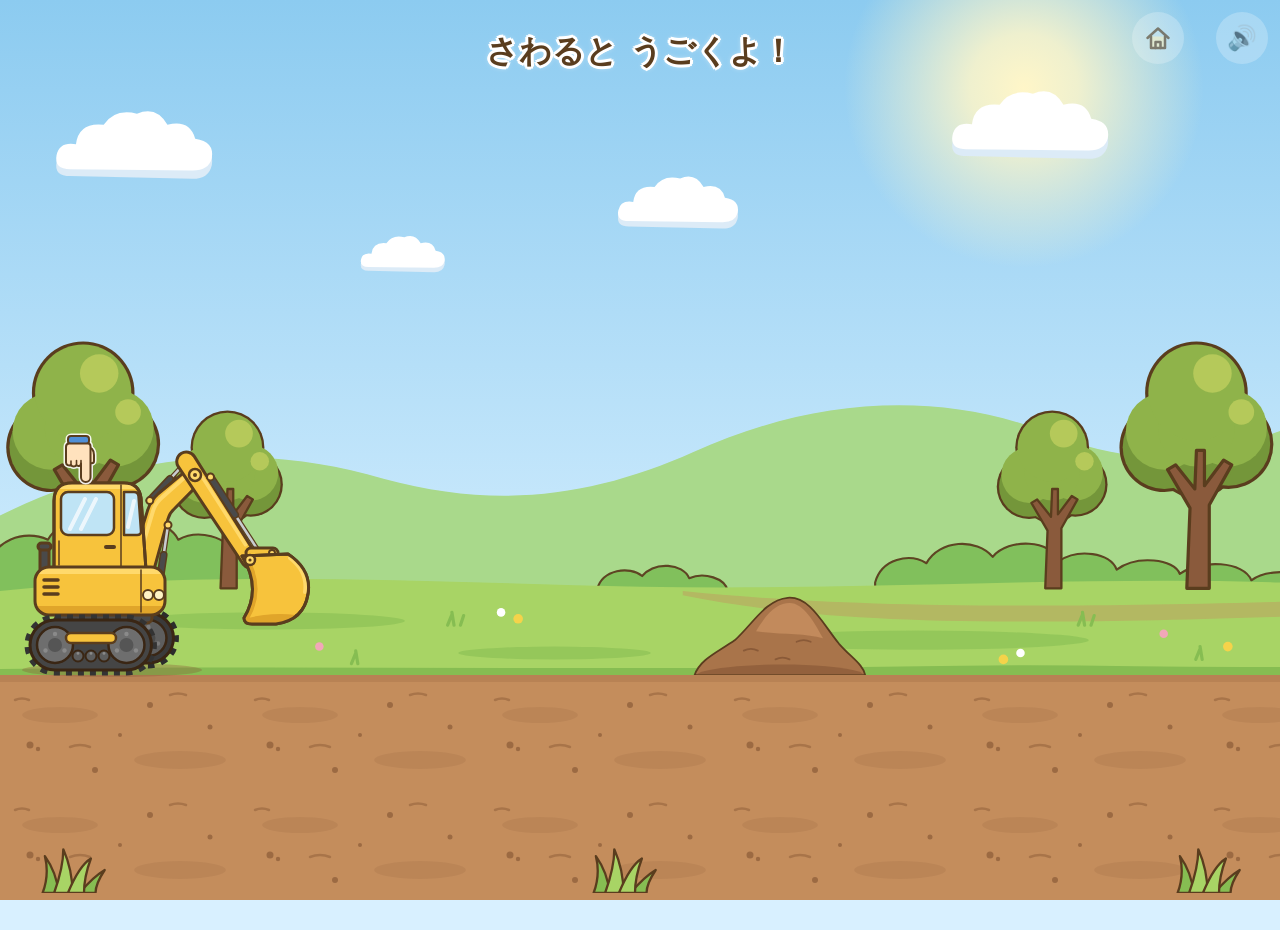
<file: games/01-shovel/index.html>
<!DOCTYPE html>
<html lang="ja">
<head>
  <meta charset="UTF-8">
  <!-- スマホやタブレットでもちょうどいい大きさで表示するための設定 -->
  <meta name="viewport" content="width=device-width, initial-scale=1.0, user-scalable=no">
  <title>しょべるかー</title>

  <style>
    /* ===== 画面全体 ===== */
    html, body {
      touch-action: none;            /* 2本指の拡大・ダブルタップ拡大・スクロールを止める */
      overscroll-behavior: none;     /* 画面のはしを引っぱったときの「びよーん」を止める */
    }

    body {
      margin: 0;
      height: 100vh;                 /* 古いブラウザ用 */
      height: 100dvh;                /* アドレスバーの出し入れに合わせた高さ */
      overflow: hidden;              /* はみ出してもスクロールバーを出さない */
      background: #d8f0ff;           /* 空の色（背景の絵が出るまでの、念のための色） */
      font-family: sans-serif;
      -webkit-user-select: none;     /* 連打しても文字が選択されないように（Safari用） */
      user-select: none;
      -webkit-touch-callout: none;   /* 長押ししてもメニューが出ないように（iPhone/iPad用） */
      -webkit-tap-highlight-color: transparent; /* タップ時の青いハイライトを消す */
    }

    /* 上に出すメッセージ */
    /* 広い画面（横幅 560px 以上）：右上の2つのボタン（音を消す・トップ画面へ戻る）と重ならないように、
       左右に 160px ずつあけて、まん中に出す。文字の大きさは、あいている幅に入るようにする
       （横幅 667px で 約 29px、768px 以上で 32px）。折り返さない（いつも1行） */
    .message {
      text-align: center;
      font-size: clamp(18px, calc((100vw - 320px) / 12), 32px);
      padding: 0 160px;
      white-space: nowrap;
      font-weight: bold;
      /* 端末に入っている、丸みのある書体を先に試す（なければ ふつうの書体）。外から読み込まない */
      font-family: "Hiragino Maru Gothic ProN", "BIZ UDPGothic", system-ui, sans-serif;
      color: #5a3d1e;                /* こげ茶（車の線と同じ色） */
      /* 白いふちどり：白い影を上下左右ななめに少しずつずらして重ねる */
      text-shadow:
        3px 0 0 #fff, -3px 0 0 #fff, 0 3px 0 #fff, 0 -3px 0 #fff,
        2px 2px 0 #fff, -2px 2px 0 #fff, 2px -2px 0 #fff, -2px -2px 0 #fff,
        0 0 6px #fff;
      margin-top: 30px;
      position: relative;            /* z-index を効かせるために必要 */
      z-index: 1;                    /* 車や地面と重なっても、文字を手前に出す */
    }
    /* せまい画面（横幅 560px より小さい。スマホ縦など）：ボタンの段より下（上から 92px）に出す。
       92px は、音を消しているボタン（64px）を押して 1.3倍になったときの下のはし 85.6px ＋ 6px */
    @media (max-width: 559.98px) {
      .message {
        margin-top: 92px;
        padding: 0 12px;
        font-size: clamp(20px, 6vw, 32px);
      }
    }

    /* =====================================================
       背景（2つの層）
         .scenery … 上 75%：空・太陽・雲・丘・茂み・木・草地・土の山
         .ground  … 下 25%：土と小石（ショベルカーはこの上のふちを走る）
       ===================================================== */
    .scenery {
      position: absolute;
      left: 0;
      right: 0;
      top: 0;
      /* 地面の層と 2px 重ねる（画面の高さが端数のとき、境目に 1px のすき間が出ないように）。
         重なった 2px は、あとに書いてある地面の層の下にかくれる */
      height: calc(75vh + 2px);
      height: calc(75dvh + 2px);
      overflow: hidden;              /* 雲などのはみ出しを切る */
      /* 丘の絵の高さ。横幅の 1/3 か、この層の高さの 42% の、大きいほう（ただし 92% まで）。
         こうすると、丘の絵はいつも「高さ」に合わせて縮むので、木の根もとの高さを % で合わせられる */
      --hills: min(max(33.4vw, 42%), 92%);
      /* 太陽（右上。輪郭なしで、ふんわりにじむだけ）と、空のグラデーション（上が濃く、下がうすい） */
      background:
        radial-gradient(circle 20vmin at 80% 13%,
          #fff6c8 0%, rgba(255, 246, 200, 0.85) 30%, rgba(255, 246, 200, 0) 100%),
        linear-gradient(#8ccbf0 0%, #d8f0ff 100%);
    }

    /* 縦長の画面（スマホ縦・タブレット縦）では、丘を高めにして、上半分が空だけにならないようにする。
       木は .trees の「26vw まで」の上限があるので、大きくなりすぎない */
    @media (orientation: portrait) {
      .scenery { --hills: min(max(33.4vw, 56%), 92%); }
    }

    /* 雲：画面2つぶんの横長の帯に、同じ並びを2回くり返して置き、とてもゆっくり左へ流す。
       帯の半分（= 画面1つぶん）動いたところで最初に戻るので、つなぎ目が見えない。
       雲の帯は、上から 84px より下に置く。上の文字（上から 30〜75px くらい）と、
       右上の音を消すボタン（上から 12〜76px）の後ろを、雲が流れて通らないようにするため。
       帯の高さは「空の層の高さ − 84px − 丘の高さの 6割」（丘の上のほうまで雲を散らす）。
       雲は帯の中の % で置くので、画面の縦横が変わっても、帯の中におさまる */
    .clouds {
      position: absolute;
      left: 0;
      top: 84px;
      width: 200%;
      height: max(60px, calc(100% - 84px - var(--hills) * 0.6));
      animation: kumo 160s linear infinite; /* 1周 160秒 */
    }
    @keyframes kumo {
      from { transform: translateX(0); }
      to   { transform: translateX(-50%); }
    }
    .cloud {
      position: absolute;
      display: block;
      height: auto;
      aspect-ratio: 120 / 56;
    }
    .cloud-l { width: clamp(100px, 13vw, 200px); }
    .cloud-m { width: clamp(80px, 10vw, 150px); }
    .cloud-s { width: clamp(60px, 7vw, 110px); }

    /* 低い雲：縦長の画面だけに出す（空が広いので、少し下にも雲を散らす） */
    .cloud-low { display: none; }
    @media (orientation: portrait) {
      .cloud-low { display: block; }
    }

    /* 高さの低い画面（スマホ横向きなど）：空がせまいので、雲を小さく・少なくする */
    @media (max-height: 500px) {
      .cloud-l { width: 76px; }
      .cloud-m { width: 60px; }
      .cloud-s { display: none; }
    }

    /* 丘・茂み・草地（下のはしを、地面の上のふちにぴったり合わせる） */
    .hills {
      position: absolute;
      left: 0;
      bottom: 0;
      width: 100%;
      height: var(--hills);
      display: block;
    }

    /* 木（左右に2本ずつ）。画面のはしに合わせて置くので、どの画面でも左右に見える。
       根もとは、丘の絵の草地のおくのふち（丘の絵の高さの 20% のところ）に合わせる */
    .trees {
      position: absolute;
      bottom: calc(var(--hills) * 0.2);
      height: min(calc(var(--hills) * 0.6), 26vw); /* スマホ縦向きで大きくなりすぎないように */
      width: auto;
      aspect-ratio: 200 / 160;
      display: block;
    }
    .trees-left  { left: -1vw; }
    .trees-right { right: -1vw; }

    /* 土の山：まん中より少し右の奥。大きさはショベルカーの高さの 4割くらい（半分以下） */
    .mound {
      position: absolute;
      left: 54%;
      bottom: 0;
      /* ショベルカーの高さ（220px × 縮小率 0.5〜1）の 0.4 倍 */
      height: max(44px, min(88px, 14.6vw, 17.6vh));
      width: auto;
      aspect-ratio: 200 / 100;
      display: block;
    }

    /* 地面（下 25%） */
    .ground {
      position: absolute;
      left: 0;
      right: 0;
      bottom: 0;
      height: 25vh;
      height: 25dvh;
      background: #c48d5c;           /* 土の色 */
      overflow: hidden;
    }
    .ground-svg {
      position: absolute;
      inset: 0;
      width: 100%;
      height: 100%;
      display: block;
    }

    /* 手前の草の株（左下・下のまん中・右下）。ショベルカーより奥に描く */
    .tuft {
      position: absolute;
      bottom: 3%;
      height: clamp(24px, 6vh, 46px);
      width: auto;
      aspect-ratio: 60 / 40;
      display: block;
    }
    .tuft-left   { left: 3%; }
    .tuft-center { left: 46%; }
    .tuft-right  { right: 3%; }

    /* 木・雲・草の株の形を1か所に書いておくための、見えない SVG */
    .svg-defs {
      position: absolute;
      width: 0;
      height: 0;
      overflow: hidden;
    }

    /* ===== ショベルカー全体 =====
       4つの箱を重ねて、役割を分けています。
         .shovel        … 左右の「位置」を受け持つ（右に動く）
         .shovel-size   … 「大きさ」を受け持つ（小さい画面では縮める）
         .shovel-hop    … 「はねる」を受け持つ（走りぬけ中にさわると、1回ぴょんとはねる）
         .shovel-wobble … 「ぷるぷる」を受け持つ（待っているあいだ揺れる）
       1つの箱で全部やろうとすると、動きどうしがぶつかるためです。
       指マーク（.finger-hint）は、.shovel の中で .shovel-size の外に置いています。
       そうすると車といっしょに左右に動き、ぷるぷるの揺れや、縮める・はねる動きは受けません */
    .shovel {
      position: absolute;
      left: 0;
      bottom: 25vh;
      bottom: 25dvh;                 /* 地面の上に乗せる */
      width: 300px;                  /* JavaScript の CAR_WIDTH と同じにする */
      height: 220px;
      /* 動く速さ（transition）は、距離に合わせて JavaScript の moveTo で決めています */
    }

    .shovel-size,
    .shovel-hop,
    .shovel-wobble {
      position: absolute;
      inset: 0;                      /* 親の箱いっぱいに広げる */
    }

    .shovel-size {
      transform-origin: left bottom; /* 縮めるときは左下を基準にする（地面から浮かないように） */
    }

    .shovel-wobble {
      transform-origin: center bottom;
    }

    /* ショベルカーの絵（SVG）。アームが動いて枠の外に出ても切れないように overflow: visible */
    .shovel-svg {
      position: absolute;
      left: 0;
      top: 0;
      width: 300px;
      height: 220px;
      overflow: visible;
      display: block;
    }

    /* 待っているあいだ（.waiting が付いているあいだ）だけ、ぷるぷる揺らす */
    .shovel.waiting .shovel-wobble {
      animation: purupuru 0.5s ease-in-out infinite;
    }

    @keyframes purupuru {
      0%   { transform: translateY(0)    rotate(0deg); }
      25%  { transform: translateY(-4px) rotate(-1.5deg); }
      50%  { transform: translateY(0)    rotate(0deg); }
      75%  { transform: translateY(-4px) rotate(1.5deg); }
      100% { transform: translateY(0)    rotate(0deg); }
    }

    /* ===== 走りぬけ中にさわったときの「ぴょん」 =====
       .hop が付くと、0.3秒で1回だけ上にはねて、元の高さに戻る。
       位置の箱（.shovel）ではなく、この層を動かすので、走りぬけの移動や戻る時刻は変わらない。
       「その場にとどまる」設定（fill-mode）を付けていないので、終わると必ず元の高さに戻る。
       はねる高さ 12px は、縮める層の内がわなので、画面では 6〜12px になる（縮める率 0.5〜1） */
    .shovel-hop.hop {
      animation: pyon 0.3s ease-out;
    }
    @keyframes pyon {
      0%   { transform: translateY(0); }
      40%  { transform: translateY(-12px); }  /* いちばん高いところ */
      100% { transform: translateY(0); }
    }

    /* ===== 指マーク「さわってね」 =====
       運転席の上に出す、下向きの指。.shovel の中にあるので、車といっしょに左右に動く。
       車の大きさ（縮める率）は JavaScript が --s に入れてくれるので、
       その値を使って、運転席の真上にくるように場所を決めている。
         横：運転席の横の窓のまん中（車の絵の x = 68 くらい）の上に、指先がくるように
         縦：運転席の屋根（車の絵の下から 192 のところ）に、指先がちょうど乗るように
       ただし、高さの低い画面（スマホ横向きでアドレスバーが出ているときなど）では、
       そのままだと上の文字「さわると うごくよ！」に届いてしまう。そのときは JavaScript の
       placeHint() が、--hs（指マークを小さくする率、0.75 まで）と --hd（下げる量）を入れてくれる */
    .finger-hint {
      position: absolute;
      /* 指先のまん中は、絵の中の x 25.75 のところ。そこが車の絵の x = 68 くらい
         （から 2.5px 左）にくるように、左はしを 28.25px（× 指マークを小さくする率）左にずらす。
         （これまでの版の指先と同じ場所に、指先がくるようにしてある） */
      left: calc(68px * var(--s, 1) - 28.25px * var(--hs, 1));
      bottom: calc(192px * var(--s, 1) - var(--hd, 0px));
      width: calc(40px * var(--hs, 1));
      height: calc(48px * var(--hs, 1));  /* JavaScript の HINT_HEIGHT と同じにする */
      z-index: 1;                    /* 指先が屋根に重なったとき、車の絵より手前に出す */
      pointer-events: none;         /* 指マークがタッチを吸わないように（上をさわっても車が動く） */
      /* ふだんは見えない。消えるときは 0.4秒かけて、ふわっとうすくなる
         （うすくなりきってから visibility も hidden にする） */
      opacity: 0;
      visibility: hidden;
      transition: opacity 0.4s ease, visibility 0s linear 0.4s;
    }
    /* .show が付いているあいだ見える。出るときも 0.4秒かけて、ふわっと */
    .finger-hint.show {
      opacity: 1;
      visibility: visible;
      transition: opacity 0.4s ease, visibility 0s;
    }
    .finger-hint svg {
      display: block;
      width: 100%;
      height: 100%;
      overflow: visible;
      /* ゆっくり上下（1往復 1秒）。指先が屋根を「ちょん」とつつくように、下へ 8px 動く。
         上には動かないので、上の文字に近づくことはない */
      animation: tsuntsun 1s ease-in-out infinite;
    }
    @keyframes tsuntsun {
      0%, 100% { transform: translateY(0); }
      50%      { transform: translateY(8px); }
    }

    /* ===== SVG の部品を回すときの決まり =====
       回したい部品は、まず「関節（回る中心）の場所へ translate で移した <g>」の中に入れ、
       その中で、関節が (0, 0) になるように描いてあります。
       そのうえで、中の <g> を回すと、(0, 0) = 関節を中心に回ります。
       （iPhone の Safari で回る中心がずれないように、transform-origin の計算にたよらない方法） */
    .spin,
    .boom-rot,
    .stick-rot,
    .bucket-rot {
      transform-origin: 0 0;         /* SVG ではもともと 0 0。念のため書いておく */
    }

    /* ===== 車輪とローラーが回る（動いているあいだ .moving が付く） ===== */
    .shovel.moving .spin {
      animation: kururu 0.5s linear infinite;
    }
    .shovel.moving .spin-fast {
      animation-duration: 0.3s;      /* 小さいローラーは速めに回す */
    }
    @keyframes kururu {
      from { transform: rotate(0deg); }
      to   { transform: rotate(360deg); }
    }

    /* キャタピラのでこぼこ：点線のずらし位置を動かして、流れるように見せる。
       1つぶん（でこぼこ 6 ＋ すき間 6 = 12）動いたら最初に戻るので、つなぎ目が見えない */
    .shovel.moving .tread {
      animation: gotogoto 0.25s linear infinite;
    }
    @keyframes gotogoto {
      from { stroke-dashoffset: 0; }
      to   { stroke-dashoffset: -12; }
    }

    /* ===== アームが動く「ガシャン」 =====
       #armGroup に .scoop が付いたら、関節ごとに1回だけ動いて戻る（0.5秒）。
       40%（= 0.2秒）で下がりきる。音の「ガシャン」もここで鳴る。
       入れ子なので角度は足し算になる（バケットは合わせて 9 + 11 + 18 = 38度）。
       アニメーションが終わると、もとの形（0度）に戻る */
    #armGroup.scoop .boom-rot   { animation: boomGashan   0.5s ease-in-out; }
    #armGroup.scoop .stick-rot  { animation: stickGashan  0.5s ease-in-out; }
    #armGroup.scoop .bucket-rot { animation: bucketGashan 0.5s ease-in-out; }
    @keyframes boomGashan {
      0%   { transform: rotate(0deg); }
      40%  { transform: rotate(9deg); }   /* ブームが少し下がる */
      100% { transform: rotate(0deg); }
    }
    @keyframes stickGashan {
      0%   { transform: rotate(0deg); }
      40%  { transform: rotate(11deg); }  /* スティックが手前に引かれる */
      100% { transform: rotate(0deg); }
    }
    @keyframes bucketGashan {
      0%   { transform: rotate(0deg); }
      40%  { transform: rotate(18deg); }  /* バケットがくるっと土をすくう */
      55%  { transform: rotate(18deg); }  /* 少しだけ止まって「すくった」感じを出す */
      100% { transform: rotate(0deg); }
    }

    /* ===== 動きを減らす設定の端末では、ぷるぷる・雲の流れ・指マークの上下を止める =====
       （指マーク自体は表示する。走りぬけ中の「ぴょん」は、さわったときの小さな返事なので残す） */
    @media (prefers-reduced-motion: reduce) {
      .shovel.waiting .shovel-wobble { animation: none; }
      .clouds { animation: none; }
      .finger-hint svg { animation: none; }
    }

    /* ===== 音を消すボタン（右上） ===== */
    .mute-btn {
      position: fixed;
      top: 12px;
      right: 12px;
      z-index: 2;                    /* いちばん手前に出す */
      width: 52px;
      height: 52px;
      padding: 0;
      border: 3px solid transparent;
      border-radius: 50%;
      background: rgba(255, 255, 255, 0.4);
      font-size: 24px;
      line-height: 1;
      opacity: 0.6;                  /* 音が出ているときは目立たせない（子どもが気にしないように） */
      cursor: pointer;
      transition: transform 0.2s;
    }
    /* 長押ししているあいだ、2秒かけて少しずつ大きくなる（「押せているよ」の合図） */
    .mute-btn.pressing {
      transform: scale(1.3);
      transition: transform 2s linear;
    }
    /* 音を消しているときは、はっきり見えるようにする */
    .mute-btn.muted {
      width: 64px;
      height: 64px;
      font-size: 32px;
      opacity: 1;
      background: #fff;
      border-color: #e53935;         /* 赤いふち */
    }

    /* ===== トップ画面へ戻るボタン（右上。音を消すボタンの左どなり） =====
       見た目は音を消すボタンと同じ（52px の丸、うすい白、目立たせない）。中は、おうちの形の絵。
       ボタンの右はしが、画面の右から 96px。音を消しているボタン（64px）が押されて 1.3倍になっても、
       10px くらい あく */
    .home-btn {
      position: fixed;
      top: 12px;
      right: 96px;
      z-index: 2;
      width: 52px;
      height: 52px;
      padding: 0;
      border: 3px solid transparent;
      border-radius: 50%;
      background: rgba(255, 255, 255, 0.4);
      opacity: 0.6;
      cursor: pointer;
      touch-action: none;            /* 長押しのあいだ、画面が動かないように */
      display: flex;                 /* 中の絵を、ボタンのまん中にそろえる */
      align-items: center;
      justify-content: center;
      transition: transform 0.2s;
    }
    .home-btn svg {
      display: block;
      width: 26px;
      height: 26px;
      pointer-events: none;          /* 中の絵をさわっても、ボタンをさわったことにする */
    }
    /* 長押ししているあいだ、2秒かけて少しずつ大きくなる */
    .home-btn.pressing {
      transform: scale(1.3);
      transition: transform 2s linear;
    }
  </style>
</head>
<body>

  <!-- 木・雲・草の株の形（ここに1回だけ書いて、<use> で何回も使う）。この SVG 自体は見えない -->
  <svg class="svg-defs" aria-hidden="true" focusable="false">
    <defs>
      <!-- 木1本。根もとが (0, 0)、上に向かって y がマイナスになる -->
      <g id="tree">
        <!-- ふちどり：葉の丸を少し大きくして、こげ茶で先に塗っておく（外側だけが線に見える） -->
        <g fill="#5a3d1e">
          <circle cx="-20" cy="-88" r="28"/>
          <circle cx="20" cy="-90" r="28"/>
          <circle cx="0" cy="-82" r="26"/>
          <circle cx="0" cy="-122" r="32"/>
        </g>
        <!-- 葉の下側の影 -->
        <g fill="#74963a">
          <circle cx="-20" cy="-88" r="26"/>
          <circle cx="20" cy="-90" r="26"/>
          <circle cx="0" cy="-82" r="24"/>
        </g>
        <!-- 葉（丸いかたまりを重ねる） -->
        <g fill="#8fb34a">
          <circle cx="-20" cy="-98" r="24"/>
          <circle cx="20" cy="-100" r="24"/>
          <circle cx="0" cy="-100" r="24"/>
          <circle cx="0" cy="-122" r="30"/>
        </g>
        <!-- 明るいところ（太陽のある右上） -->
        <g fill="#b5c95a">
          <circle cx="10" cy="-134" r="12"/>
          <circle cx="28" cy="-110" r="8"/>
        </g>
        <!-- 幹（Y字に枝分かれ） -->
        <path d="M -6 0 L -4 -50 L -18 -74 L -13 -77 L -1 -62 L 0 -86 L 5 -86 L 5 -64 L 17 -80 L 22 -77 L 8 -52 L 8 0 Z"
              fill="#8a5a3c" stroke="#5a3d1e" stroke-width="2" stroke-linejoin="round"/>
      </g>

      <!-- 雲（もこもこ）。下にうすい青の影、その上に白 -->
      <g id="cloud">
        <path fill="#dcebf7"
              d="M 14 52 Q 2 52 4 42 Q 6 32 18 34 Q 20 18 38 20 Q 46 8 62 12 Q 76 6 84 20 Q 100 16 104 30 Q 118 32 116 44 Q 114 54 102 54 Z"/>
        <path fill="#ffffff"
              d="M 14 47 Q 2 47 4 37 Q 6 27 18 29 Q 20 13 38 15 Q 46 3 62 7 Q 76 1 84 15 Q 100 11 104 25 Q 118 27 116 39 Q 114 48 102 48 Z"/>
      </g>

      <!-- 手前の草の株（ギザギザ）。地面の層の左下・下のまん中・右下で使う。
           使う場所より前に書いておく（iPhone などで、最初の表示が不安定にならないように） -->
      <g id="tuftShape" stroke="#5a3d1e" stroke-width="2" stroke-linejoin="round">
        <path fill="#86bd52" d="M 4 40 Q 10 24 6 8 Q 16 22 18 40 Z"/>
        <path fill="#86bd52" d="M 36 40 Q 48 26 58 20 Q 50 32 50 40 Z"/>
        <path fill="#a8d465" d="M 14 40 Q 22 18 22 2 Q 30 20 30 40 Z"/>
        <path fill="#a8d465" d="M 26 40 Q 36 16 46 10 Q 40 26 40 40 Z"/>
      </g>
    </defs>
  </svg>

  <!-- ===== 背景1：空と景色（上 75%） ===== -->
  <div class="scenery" aria-hidden="true">

    <!-- 雲（左半分と右半分に、同じ並びで置く）。top は、雲の帯（上から 84px より下）の中での位置。
         cloud-low は、縦長の画面だけに出す低い雲 -->
    <div class="clouds">
      <svg class="cloud cloud-l" viewBox="0 0 120 56" style="left: 2%; top: 6%;"><use href="#cloud"/></svg>
      <svg class="cloud cloud-m cloud-low" viewBox="0 0 120 56" style="left: 8%; top: 78%;"><use href="#cloud"/></svg>
      <svg class="cloud cloud-s" viewBox="0 0 120 56" style="left: 14%; top: 44%;"><use href="#cloud"/></svg>
      <svg class="cloud cloud-m" viewBox="0 0 120 56" style="left: 24%; top: 26%;"><use href="#cloud"/></svg>
      <svg class="cloud cloud-s cloud-low" viewBox="0 0 120 56" style="left: 31%; top: 70%;"><use href="#cloud"/></svg>
      <svg class="cloud cloud-l" viewBox="0 0 120 56" style="left: 37%; top: 0%;"><use href="#cloud"/></svg>

      <svg class="cloud cloud-l" viewBox="0 0 120 56" style="left: 52%; top: 6%;"><use href="#cloud"/></svg>
      <svg class="cloud cloud-m cloud-low" viewBox="0 0 120 56" style="left: 58%; top: 78%;"><use href="#cloud"/></svg>
      <svg class="cloud cloud-s" viewBox="0 0 120 56" style="left: 64%; top: 44%;"><use href="#cloud"/></svg>
      <svg class="cloud cloud-m" viewBox="0 0 120 56" style="left: 74%; top: 26%;"><use href="#cloud"/></svg>
      <svg class="cloud cloud-s cloud-low" viewBox="0 0 120 56" style="left: 81%; top: 70%;"><use href="#cloud"/></svg>
      <svg class="cloud cloud-l" viewBox="0 0 120 56" style="left: 87%; top: 0%;"><use href="#cloud"/></svg>
    </div>

    <!-- 丘・茂み・草地・花。横長の絵を、画面いっぱいに広げて、はみ出た左右は切る（slice） -->
    <svg class="hills" viewBox="0 0 1200 400" preserveAspectRatio="xMidYMax slice">
      <!-- 遠くの丘 -->
      <path fill="#a9d98b"
            d="M 0 250 C 120 190 240 180 360 215 C 470 245 560 230 650 190 C 760 140 880 130 990 175 C 1080 210 1140 190 1200 170 L 1200 400 L 0 400 Z"/>
      <!-- 丘のふもとの茂み（左・まん中・右） -->
      <g fill="#7fbf5a" stroke="#5a3d1e" stroke-width="2" stroke-linejoin="round" opacity="0.95">
        <path d="M -10 300 C -6 272 24 262 46 272 C 58 250 94 248 108 266 C 124 250 158 252 168 272 C 186 262 214 268 222 288 C 242 280 268 290 272 306 L 272 340 L -10 340 Z"/>
        <path d="M 560 318 C 565 300 590 296 602 306 C 614 292 640 294 646 308 C 660 302 680 308 682 320 L 682 340 L 560 340 Z"/>
        <path d="M 820 312 C 826 290 852 284 868 294 C 880 272 915 270 930 288 C 945 270 985 272 992 292 C 1010 280 1040 284 1046 300 C 1065 286 1100 290 1105 304 C 1125 290 1165 292 1172 310 C 1185 300 1210 302 1210 304 L 1210 340 L 820 340 Z"/>
      </g>
      <!-- 手前の草地（黄みのある明るい黄緑） -->
      <path fill="#a8d465"
            d="M 0 320 C 200 300 420 312 600 316 C 800 320 1000 306 1200 312 L 1200 400 L 0 400 Z"/>
      <!-- 草地を横切る、うすい茶色の小道 -->
      <path fill="#c48d5c" opacity="0.4"
            d="M 640 320 C 760 332 900 338 1200 330 L 1200 344 C 900 354 760 348 640 324 Z"/>
      <!-- 草地の濃いところ -->
      <g fill="#86bd52" opacity="0.55">
        <ellipse cx="250" cy="348" rx="130" ry="8"/>
        <ellipse cx="860" cy="366" rx="160" ry="9"/>
        <ellipse cx="520" cy="378" rx="90" ry="6"/>
      </g>
      <!-- 草のすじ（小さな「V」の形） -->
      <g fill="none" stroke="#86bd52" stroke-width="3" stroke-linecap="round">
        <path d="M 120 372 l 4 -10 M 126 372 l -2 -12 M 132 372 l 3 -9"/>
        <path d="M 420 352 l 4 -10 M 426 352 l -2 -12 M 432 352 l 3 -9"/>
        <path d="M 700 384 l 4 -10 M 706 384 l -2 -12 M 712 384 l 3 -9"/>
        <path d="M 1010 352 l 4 -10 M 1016 352 l -2 -12 M 1022 352 l 3 -9"/>
        <path d="M 330 388 l 4 -10 M 336 388 l -2 -12"/>
        <path d="M 1120 384 l 4 -10 M 1126 384 l -2 -12"/>
      </g>
      <!-- 小さな花（黄・白・ピンク）を少しだけ -->
      <g>
        <circle cx="80" cy="356" r="4.5" fill="#f5d34a"/>
        <circle cx="96" cy="364" r="4" fill="#ffffff"/>
        <circle cx="300" cy="372" r="4" fill="#f2a7b8"/>
        <circle cx="470" cy="340" r="4" fill="#ffffff"/>
        <circle cx="486" cy="346" r="4.5" fill="#f5d34a"/>
        <circle cx="760" cy="376" r="4" fill="#f2a7b8"/>
        <circle cx="940" cy="384" r="4.5" fill="#f5d34a"/>
        <circle cx="956" cy="378" r="4" fill="#ffffff"/>
        <circle cx="1090" cy="360" r="4" fill="#f2a7b8"/>
        <circle cx="1150" cy="372" r="4.5" fill="#f5d34a"/>
      </g>
      <!-- 草地の手前のふち（地面との境目） -->
      <path fill="#86bd52"
            d="M 0 393 C 300 389 600 395 900 390 C 1000 388 1100 392 1200 391 L 1200 400 L 0 400 Z"/>
    </svg>

    <!-- 木：左（はしに大きい木、内側に少し小さい木） -->
    <svg class="trees trees-left" viewBox="0 0 200 160">
      <use href="#tree" transform="translate(150 158) scale(0.72)"/>
      <use href="#tree" transform="translate(60 158)"/>
    </svg>
    <!-- 木：右（内側に少し小さい木、はしに大きい木） -->
    <svg class="trees trees-right" viewBox="0 0 200 160">
      <use href="#tree" transform="translate(50 158) scale(0.72)"/>
      <use href="#tree" transform="translate(140 158)"/>
    </svg>

    <!-- 土の山（まん中より少し右の奥。ショベルカーより奥） -->
    <svg class="mound" viewBox="0 0 200 100">
      <path d="M 4 98 C 10 80 30 72 50 58 C 70 40 85 12 110 10 C 135 8 150 40 168 62 C 182 78 196 86 198 98 Z"
            fill="#a9744a" stroke="#5a3d1e" stroke-width="2" stroke-linejoin="round"/>
      <!-- 明るいところ（てっぺんの右がわ） -->
      <path d="M 74 48 C 88 24 100 16 112 16 C 128 16 140 38 150 56 C 130 50 104 52 74 48 Z" fill="#c28a5c"/>
      <!-- 影（すそ） -->
      <path d="M 12 94 C 50 84 150 82 192 94 L 196 97 L 6 97 Z" fill="#8a5a38" opacity="0.7"/>
      <!-- 土のかたまりの小さな線 -->
      <g fill="none" stroke="#8a5a38" stroke-width="2" stroke-linecap="round">
        <path d="M 60 70 q 8 -4 16 0"/>
        <path d="M 120 60 q 8 -4 16 0"/>
        <path d="M 96 80 q 8 -4 16 0"/>
      </g>
    </svg>
  </div>

  <!-- ===== 背景2：地面（下 25%） ===== -->
  <div class="ground" aria-hidden="true">
    <!-- 土の模様を、くり返し並べる（引きのばさないので、どの画面でも同じ見え方） -->
    <svg class="ground-svg">
      <defs>
        <pattern id="dirt" width="240" height="110" patternUnits="userSpaceOnUse">
          <rect width="240" height="110" fill="#c48d5c"/>
          <!-- 土の濃いところ -->
          <ellipse cx="60" cy="40" rx="38" ry="8" fill="#a87449" opacity="0.35"/>
          <ellipse cx="180" cy="85" rx="46" ry="9" fill="#a87449" opacity="0.35"/>
          <!-- 小石 -->
          <g fill="#9c6a42">
            <circle cx="30" cy="70" r="3.5"/>
            <circle cx="38" cy="74" r="2.2"/>
            <circle cx="150" cy="30" r="3"/>
            <circle cx="210" cy="52" r="2.5"/>
            <circle cx="95" cy="95" r="3"/>
            <circle cx="120" cy="60" r="2"/>
          </g>
          <!-- 地面の短いしわの線 -->
          <g fill="none" stroke="#a87449" stroke-width="2.5" stroke-linecap="round">
            <path d="M 70 72 q 10 -4 20 0"/>
            <path d="M 170 20 q 8 -3 16 0"/>
            <path d="M 15 25 q 7 -3 14 0"/>
          </g>
        </pattern>
      </defs>
      <rect width="100%" height="100%" fill="url(#dirt)"/>
      <!-- 草地との境目のすぐ下を、少し濃くする -->
      <rect width="100%" height="7" fill="#a87449" opacity="0.45"/>
    </svg>

    <!-- 手前の草の株（左下・下のまん中・右下）。形 #tuftShape は、いちばん上の見えない SVG に書いてある -->
    <svg class="tuft tuft-left" viewBox="0 0 60 40"><use href="#tuftShape"/></svg>
    <svg class="tuft tuft-center" viewBox="0 0 60 40"><use href="#tuftShape"/></svg>
    <svg class="tuft tuft-right" viewBox="0 0 60 40"><use href="#tuftShape"/></svg>
  </div>

  <div class="message">さわると うごくよ！</div>

  <!-- トップ画面へ戻るボタン（大人用。2秒長押しで移る）。
       <a> にしないのは、長押しでリンクの見本が出ないようにするため -->
  <button class="home-btn" id="homeBtn" type="button" aria-label="もどる（2びょう ながおし）">
    <!-- おうちの形（三角の屋根、四角いかべ、まん中に戸） -->
    <svg viewBox="0 0 26 26" aria-hidden="true" focusable="false">
      <g fill="none" stroke="#5a3d1e" stroke-width="2.5" stroke-linejoin="round" stroke-linecap="round">
        <path d="M 6 11.5 L 6 23 L 20 23 L 20 11.5" fill="#fff3c4"/>
        <path d="M 2.5 13 L 13 3.5 L 23.5 13"/>
        <path d="M 10.5 23 L 10.5 17 L 15.5 17 L 15.5 23"/>
      </g>
    </svg>
  </button>

  <!-- 音を消すボタン（大人用。2秒長押しで切り替え） -->
  <button class="mute-btn" id="muteBtn" type="button" aria-label="おとを けす（2びょう ながおし）">🔊</button>

  <!-- ===== ショベルカー本体 ===== -->
  <div class="shovel waiting" id="shovel">

    <!-- 指マーク「さわってね」（運転席の上。下向きの人さし指）。
         .show が付いているあいだ見える。ページを開いたときは見えている -->
    <div class="finger-hint show" id="fingerHint" aria-hidden="true">
      <!-- 手の絵（横 40 × 縦 48）。右手の甲をこちらに向けて、人さし指を立てて下をさしている形。
           ・上に青いそで口を付けて「手首から先の手」だと分かるようにする
           ・手の甲の下のはしは、にぎった指の付け根の丸い山が3つ（左がわ）。山のあいだに境目の線
           ・人さし指は右寄りで、長くはっきり。指先は下（y 47、指先のまん中は x 25.75）
           ・人さし指は手の甲とひと続きの形で描く（手の甲の上に、指のふちの線を出さない）。
             人さし指と、となりのにぎった指のあいだにだけ、短い境目の線を入れる
           ・親指は、人さし指の右うしろに、少しななめにそわせる
           ・色は空の白い雲とまぎれないように、クリーム色の肌＋こげ茶のふちどり
           ・顔に見えないように、つめ・しわなどの小さな線は描かない -->
      <svg viewBox="0 0 40 48" focusable="false">
        <defs>
          <!-- 白いふち用の形（手全体のかげ絵：そで口・親指・手の甲から人さし指までのひと続きの形）。
               背景から浮いて見えるように、うしろに白く太く敷く -->
          <g id="handHalo">
            <rect x="8" y="1" width="21" height="8" rx="3"/>
            <path d="M 26 12 C 31 12, 34 15, 34 20 L 34 26 C 34 29, 29.5 29, 29.5 26 L 29 20 Z"/>
            <path d="M 9 8.5 L 28 8.5 C 29.8 8.5, 30.5 9.5, 30.5 11.5 L 30.5 42.25 A 4.75 4.75 0 0 1 21 42.25 L 21 28.5 C 21 31.5, 17.5 31.5, 16.5 30 C 15.5 32, 12 32, 11 30 C 9 31, 6 30, 6 27.5 L 6 12 C 6 9.5, 7 8.5, 9 8.5 Z"/>
          </g>
        </defs>
        <!-- 白いふち（うすい白で、手のまわりを少し太らせる） -->
        <use href="#handHalo" fill="#ffffff" stroke="#ffffff" stroke-width="5" stroke-linejoin="round" opacity="0.9"/>

        <!-- ここから手。うしろの部品から順に描く（あとに描いたものが手前） -->
        <g stroke="#5a3d1e" stroke-width="2" stroke-linejoin="round" stroke-linecap="round">
          <!-- そで口 -->
          <rect x="8" y="1" width="21" height="8" rx="3" fill="#4f8fd6"/>
          <!-- 親指：人さし指の右うしろ、少しななめに下へ -->
          <path d="M 26 12 C 31 12, 34 15, 34 20 L 34 26 C 34 29, 29.5 29, 29.5 26 L 29 20 Z" fill="#ffe2bd"/>
          <!-- 手の甲＋にぎった指＋人さし指（ひと続きの形。手の甲の上に線を出さない）。
               右がわを下へのばしたところが人さし指で、指先は丸い（半径 4.75） -->
          <path d="M 9 8.5 L 28 8.5 C 29.8 8.5, 30.5 9.5, 30.5 11.5 L 30.5 42.25 A 4.75 4.75 0 0 1 21 42.25 L 21 28.5 C 21 31.5, 17.5 31.5, 16.5 30 C 15.5 32, 12 32, 11 30 C 9 31, 6 30, 6 27.5 L 6 12 C 6 9.5, 7 8.5, 9 8.5 Z" fill="#ffe2bd"/>
          <!-- 指の境目（にぎった指どうし、人さし指と中指） -->
          <path d="M 16.5 30 L 16.5 25.5 M 11 30 L 11 26 M 21 28.5 L 21 25.5" fill="none" stroke-width="1.6"/>
        </g>
      </svg>
    </div>

    <div class="shovel-size" id="shovelSize">
      <!-- 走りぬけ中にさわったときに「ぴょん」とはねる層 -->
      <div class="shovel-hop" id="shovelHop">
      <div class="shovel-wobble">
        <!-- ショベルカーの絵。座標の枠は 横300 × 縦220（左上が 0,0、y は下向きに増える）。
             重なる順番（奥 → 手前）：地面の影 → 奥のキャタピラ → 旋回台 → 煙突 → アーム → 運転席・車体 → 手前のキャタピラ -->
        <svg class="shovel-svg" viewBox="0 0 300 220" aria-hidden="true" focusable="false">
          <defs>
            <!-- 車体・運転席・バケットの形で切りぬいて、明るいところ・影を中だけに塗るための型 -->
            <clipPath id="bodyClip"><rect x="15" y="112" width="130" height="48" rx="14"/></clipPath>
            <clipPath id="cabClip"><path d="M 34 115 L 34 46 Q 34 28 52 28 L 104 28 Q 119 28 121 43 L 126 115 Z"/></clipPath>
            <clipPath id="bucketClip"><path d="M -8 -4 L 38 -6 Q 62 10 58 34 Q 54 60 26 64 L 2 64 Q -6 64 -6 58 Q 12 28 -8 -4 Z"/></clipPath>
            <!-- キャタピラの形（カプセル形）。まわりの長さがちょうど 300 になるように作ってある。
                 動くでこぼこ（.tread）は、iPhone の Safari で <use> へのアニメーションが止まることがあるので、
                 この形を使わずに、同じ d を書いた <path> を直接置いている -->
            <path id="trackShape" d="M 35 165 L 106.46 165 A 25 25 0 0 1 106.46 215 L 35 215 A 25 25 0 0 1 35 165 Z"/>
          </defs>

          <g stroke="#5a3d1e" stroke-width="3" stroke-linejoin="round" stroke-linecap="round">

            <!-- 地面の影（ぼんやりした横長の楕円） -->
            <ellipse cx="92" cy="215" rx="90" ry="7" fill="#8a5a38" opacity="0.35" stroke="none"/>

            <!-- ===== 奥のキャタピラ（手前より右に 22px・上に 7px ずらし、少し暗く） ===== -->
            <g transform="translate(22 -7)">
              <path class="tread" d="M 35 165 L 106.46 165 A 25 25 0 0 1 106.46 215 L 35 215 A 25 25 0 0 1 35 165 Z"
                    fill="none" stroke="#2c2c2c" stroke-width="11"
                    stroke-dasharray="6 6" stroke-linecap="butt"/>
              <use href="#trackShape" fill="#3a3a3a" stroke="#3a2614"/>
              <!-- 右はしの車輪（見えるのは右がわだけ） -->
              <g transform="translate(106.46 190)">
                <g class="spin">
                  <circle r="18" fill="#5e5e5e" stroke="#3a2614" stroke-width="2.5"/>
                  <circle r="7" fill="#4a4a4a" stroke="none"/>
                  <g fill="#7a7a7a" stroke="none">
                    <circle cx="0" cy="-11" r="2.2"/>
                    <circle cx="9.5" cy="5.5" r="2.2"/>
                    <circle cx="-9.5" cy="5.5" r="2.2"/>
                  </g>
                </g>
              </g>
            </g>

            <!-- ===== 旋回台（車体の下の暗い台） ===== -->
            <rect x="36" y="150" width="96" height="18" rx="5" fill="#4a4a4a"/>

            <!-- ===== 煙突（煙は出さない） ===== -->
            <!-- 運転席を大きくしたので、運転席の左どなりに置く -->
            <rect x="20" y="92" width="9" height="24" rx="2.5" fill="#4a4a4a"/>
            <rect x="18" y="88" width="13" height="7" rx="3.5" fill="#4a4a4a"/>

            <!-- ===== アーム（ブーム > スティック > バケット の入れ子） =====
                 それぞれ「関節の場所へ translate した <g>」の中に、回す <g> がある。
                 回す <g> の中では、関節が (0, 0) -->
            <g id="armGroup">
              <!-- ブームの付け根の関節 (120, 120) -->
              <g transform="translate(120 120)">
                <g class="boom-rot">
                  <!-- 油圧シリンダー2（ブームの上がわ）：折れ目の背中から、スティックの上のはしへ。
                       ブームより先に描いて、ブームの背中から少しのぞくようにする。
                       棒の先は、スティックの上のはしの裏に重ねる。
                       シリンダーは、アーム（太さ 18〜24）より細い太さ 8（棒は 5） -->
                  <line x1="26.2" y1="-91.9" x2="46.3" y2="-113.4" stroke-width="5"/>
                  <line x1="26.2" y1="-91.9" x2="46.3" y2="-113.4" stroke="#c8ccd0" stroke-width="2.5"/>
                  <line x1="9.8" y1="-74.4" x2="29.9" y2="-95.9" stroke-width="8"/>
                  <line x1="9.8" y1="-74.4" x2="29.9" y2="-95.9" stroke="#4a4a4a" stroke-width="5"/>

                  <!-- ブーム：付け根 (0,0) → 上に「く」の字に折れる (20,-68) → 先 (55,-100)。
                       太さは、付け根 24 → 折れ目 22 → 先 18 と、少しずつ細くなる。
                       折れ目の背中がわは、大きく丸めて、どっしりした形にする -->
                  <path fill="#f7c33c"
                        d="M 11.5 3.4 L 28 -56.2 Q 29.7 -62 34.1 -66 L 61.1 -93.4 A 9 9 0 0 0 48.9 -106.6 L 18.5 -81.5 Q 10.3 -74.1 7.2 -63.4 L -11.5 -3.4 A 12 12 0 0 0 11.5 3.4 Z"/>
                  <!-- ブームの明るいところ（背中がわ） -->
                  <path d="M -1.8 -14.5 L 12.4 -62 Q 14.7 -71.3 22 -77.5 L 45 -98" fill="none" stroke="#ffd96b" stroke-width="4"/>
                  <!-- シリンダー2の付け根のピン（ブームの背中に付いている） -->
                  <circle cx="9.8" cy="-74.4" r="3.5" fill="#ffd96b" stroke-width="2"/>

                  <!-- 油圧シリンダー1（ブームの下がわ）：車体の前から、ブームの折れ目の近くへ。
                       下のはしは車体の裏にかくれる -->
                  <line x1="22.6" y1="-13" x2="28" y2="-50" stroke-width="5"/>
                  <line x1="22.6" y1="-13" x2="28" y2="-50" stroke="#c8ccd0" stroke-width="2.5"/>
                  <line x1="18" y1="18" x2="23.6" y2="-20" stroke-width="8"/>
                  <line x1="18" y1="18" x2="23.6" y2="-20" stroke="#4a4a4a" stroke-width="5"/>
                  <circle cx="28" cy="-50" r="3.5" fill="#ffd96b" stroke-width="2"/>

                  <!-- スティックの関節（ブームの先）(55, -100) -->
                  <g transform="translate(55 -100)">
                    <g class="stick-rot">
                      <!-- スティック：上のはし (-8.7,-13.4) → バケットの付け根 (55, 85)。
                           太さは、上 19 → 下 16 と、少しずつ細くなる。両はしは丸い -->
                      <path fill="#f7c33c"
                            d="M -0.7 -18.6 L 61.7 80.7 A 8 8 0 0 1 48.3 89.4 L -16.7 -8.3 A 9.5 9.5 0 0 1 -0.7 -18.6 Z"/>
                      <path d="M 3.1 -4.4 L 50.5 69.8" fill="none" stroke="#ffd96b" stroke-width="3.5"/>

                      <!-- 油圧シリンダー3（スティックの外がわ）：棒の先は、バケットの付け根の裏に重ねる -->
                      <line x1="36.2" y1="33.8" x2="64.4" y2="77.4" stroke-width="5"/>
                      <line x1="36.2" y1="33.8" x2="64.4" y2="77.4" stroke="#c8ccd0" stroke-width="2.5"/>
                      <line x1="15.5" y1="1.9" x2="40" y2="39.7" stroke-width="8"/>
                      <line x1="15.5" y1="1.9" x2="40" y2="39.7" stroke="#4a4a4a" stroke-width="5"/>
                      <circle cx="15.5" cy="1.9" r="3.5" fill="#ffd96b" stroke-width="2"/>

                      <!-- バケットの関節（スティックの先）(55, 85) -->
                      <g transform="translate(55 85)">
                        <g class="bucket-rot">
                          <!-- バケットの上の小さなつなぎの板 -->
                          <rect x="-4" y="-12" width="32" height="10" rx="5" fill="#f7c33c"/>
                          <circle cx="22" cy="-7" r="3" fill="#ffd96b" stroke-width="2"/>
                          <!-- バケット：口は左向き。歯は付けず、丸みのある1枚の刃先 -->
                          <path fill="#f7c33c"
                                d="M -8 -4 L 38 -6 Q 62 10 58 34 Q 54 60 26 64 L 2 64 Q -6 64 -6 58 Q 12 28 -8 -4 Z"/>
                          <g clip-path="url(#bucketClip)" stroke="none">
                            <ellipse cx="30" cy="66" rx="42" ry="12" fill="#e0a52a"/>
                            <path d="M -6 58 Q 12 28 -8 -4" fill="none" stroke="#e0a52a" stroke-width="10"/>
                            <path d="M 40 -2 Q 58 12 55 32" fill="none" stroke="#ffd96b" stroke-width="4"/>
                          </g>
                          <path fill="none"
                                d="M -8 -4 L 38 -6 Q 62 10 58 34 Q 54 60 26 64 L 2 64 Q -6 64 -6 58 Q 12 28 -8 -4 Z"/>
                          <!-- バケットの関節のピン（腕より手前） -->
                          <circle r="5" fill="#ffd96b" stroke-width="2.5"/>
                          <circle r="1.6" fill="#5a3d1e" stroke="none"/>
                        </g>
                      </g>

                      <!-- スティックの関節のピン（腕より手前）。腕を太くしたので、ピンも少し大きく -->
                      <circle r="6" fill="#ffd96b" stroke-width="2.5"/>
                      <circle r="2" fill="#5a3d1e" stroke="none"/>
                    </g>
                  </g>

                  <!-- ブームの付け根のピン（車体の裏にかくれるが、形として入れておく） -->
                  <circle r="5" fill="#ffd96b" stroke-width="2.5"/>
                  <circle r="1.6" fill="#5a3d1e" stroke="none"/>
                </g>
              </g>
            </g>

            <!-- ===== 運転席 =====
                 お手本に合わせて、大きくどっしりさせた（横 34〜126、縦 28〜115。下のはしは車体の裏）。
                 屋根（y 28）は、ブームのいちばん高いところ（y 11 くらい）より少し低い -->
            <path fill="#f7c33c" d="M 34 115 L 34 46 Q 34 28 52 28 L 104 28 Q 119 28 121 43 L 126 115 Z"/>
            <g clip-path="url(#cabClip)" stroke="none">
              <rect x="30" y="22" width="100" height="12" fill="#ffd96b"/>  <!-- 屋根の明るいところ -->
            </g>
            <path fill="none" d="M 34 115 L 34 46 Q 34 28 52 28 L 104 28 Q 119 28 121 43 L 126 115 Z"/>
            <!-- 横の面と前の面のさかい目 -->
            <path d="M 101 30 L 101 112" fill="none" stroke-width="1.5"/>
            <!-- 横の窓（大きく） -->
            <rect x="41" y="37" width="53" height="43" rx="7" fill="#bfe4f5" stroke-width="2.5"/>
            <!-- 前の窓 -->
            <path d="M 104 37 L 114 37 Q 118 37 118.5 41 L 121 76 Q 121.3 80 117 80 L 104 80 Z" fill="#bfe4f5" stroke-width="2.5"/>
            <!-- ガラスに見せる、白いななめの線 -->
            <g stroke="#ffffff" stroke-width="4" opacity="0.7" fill="none">
              <path d="M 50 74 L 65 44"/>
              <path d="M 61 74 L 76 44"/>
              <path d="M 108 72 L 114 46"/>
            </g>
            <!-- ドアの線と取っ手 -->
            <path d="M 39 86 L 39 110" fill="none" stroke-width="1.5"/>
            <rect x="84" y="90" width="12" height="4" rx="2" fill="#5a3d1e" stroke="none"/>

            <!-- ===== 車体（下の箱）。運転席を大きくしたぶん、高さを少しおさえた（縦 112〜160） ===== -->
            <rect x="15" y="112" width="130" height="48" rx="14" fill="#f7c33c" stroke="none"/>
            <g clip-path="url(#bodyClip)" stroke="none">
              <rect x="15" y="112" width="130" height="7" fill="#ffd96b"/>   <!-- 上の面（明るい） -->
              <rect x="15" y="151" width="130" height="9" fill="#e0a52a"/>   <!-- 下の面（影） -->
            </g>
            <rect x="15" y="112" width="130" height="48" rx="14" fill="none"/>
            <!-- 前の面とのさかい目 -->
            <path d="M 121 115 L 121 157" fill="none" stroke-width="1.5"/>
            <!-- 後ろの通気口（横線3本） -->
            <g stroke-width="3.5" fill="none">
              <path d="M 24 125 L 38 125"/>
              <path d="M 24 132 L 38 132"/>
              <path d="M 24 139 L 38 139"/>
            </g>
            <!-- 前のライト2つ -->
            <circle cx="128" cy="140" r="5" fill="#fff3c4" stroke-width="2"/>
            <circle cx="139" cy="140" r="5" fill="#fff3c4" stroke-width="2"/>

            <!-- ===== 手前のキャタピラ ===== -->
            <!-- でこぼこ（太い点線。内がわ半分は、上のカプセルにかくれる） -->
            <path class="tread" d="M 35 165 L 106.46 165 A 25 25 0 0 1 106.46 215 L 35 215 A 25 25 0 0 1 35 165 Z"
                  fill="none" stroke="#333333" stroke-width="11"
                  stroke-dasharray="6 6" stroke-linecap="butt"/>
            <use href="#trackShape" fill="#454545" stroke="#3a2614"/>

            <!-- 大きい車輪（左右）。ボルトの点で、回っているのが見える -->
            <g transform="translate(35 190)">
              <g class="spin">
                <circle r="18" fill="#6e6e6e" stroke="#3a2614" stroke-width="2.5"/>
                <circle r="7" fill="#555555" stroke="none"/>
                <g fill="#8a8a8a" stroke="none">
                  <circle cx="0" cy="-11" r="2.2"/>
                  <circle cx="9.5" cy="5.5" r="2.2"/>
                  <circle cx="-9.5" cy="5.5" r="2.2"/>
                </g>
              </g>
            </g>
            <g transform="translate(106.46 190)">
              <g class="spin">
                <circle r="18" fill="#6e6e6e" stroke="#3a2614" stroke-width="2.5"/>
                <circle r="7" fill="#555555" stroke="none"/>
                <g fill="#8a8a8a" stroke="none">
                  <circle cx="0" cy="-11" r="2.2"/>
                  <circle cx="9.5" cy="5.5" r="2.2"/>
                  <circle cx="-9.5" cy="5.5" r="2.2"/>
                </g>
              </g>
            </g>

            <!-- 小さいローラー3つ（ボルトの点1つで、回っているのが見える） -->
            <g transform="translate(58 201)">
              <g class="spin spin-fast">
                <circle r="5.5" fill="#5e5e5e" stroke="#3a2614" stroke-width="2"/>
                <circle cx="0" cy="-2.6" r="1.4" fill="#8a8a8a" stroke="none"/>
              </g>
            </g>
            <g transform="translate(71 201)">
              <g class="spin spin-fast">
                <circle r="5.5" fill="#5e5e5e" stroke="#3a2614" stroke-width="2"/>
                <circle cx="0" cy="-2.6" r="1.4" fill="#8a8a8a" stroke="none"/>
              </g>
            </g>
            <g transform="translate(84 201)">
              <g class="spin spin-fast">
                <circle r="5.5" fill="#5e5e5e" stroke="#3a2614" stroke-width="2"/>
                <circle cx="0" cy="-2.6" r="1.4" fill="#8a8a8a" stroke="none"/>
              </g>
            </g>

            <!-- ローラーの上の、黄色い細長いカバー -->
            <rect x="46" y="178" width="50" height="10" rx="5" fill="#f7c33c" stroke-width="2.5"/>
          </g>
        </svg>
      </div>
      </div><!-- /.shovel-hop -->
    </div>
  </div>

  <!-- 共通の BGM（最初にさわったときから鳴る。音を消すボタンの処理は、下の setMuted から BGM にも伝える） -->
  <script src="../../shared/kuruma-bgm.js"></script>

  <script>
    // ===== 設定（数字を変えると動きが変わります） =====
    const CAR_WIDTH = 300;   // ショベルカーのもともとの横幅（ピクセル）。CSS の .shovel の width と、SVG の横幅と同じ
    const START_X = 20;      // スタート地点（左からの距離）
    const TAPS_TO_END = 6;   // だいたい何回さわると右はしに着くか
                             // （スマホでは1歩の最低距離40pxがあるので、少し少なくなります）
    const MOVE_TIME = 600;   // ふつうの1歩にかかる時間（ミリ秒）
    const MAX_MOVE_TIME = 1500; // 画面の外を回るときの1回の移動の上限（ミリ秒）。待ち時間が長くなりすぎないように
    const WAIT_TIME = 1500;  // さわらなくなってから、ぷるぷるを始めるまでの時間（ミリ秒）
    const HINT_TIME = 5000;  // 最後にさわってから、指マークをもう一度出すまでの時間（ミリ秒）
    const HORN_GAP = 200;    // クラクション「プッ」を、次に鳴らせるまでの間隔（ミリ秒）
    const HINT_HEIGHT = 48;  // 指マークの、もともとの高さ（ピクセル）。CSS の .finger-hint と同じ
    const HINT_MIN_SCALE = 0.75; // 低い画面で、指マークをどこまで小さくしてよいか（0.75 = 4分の3）
    const HINT_GAP = 6;      // 上の文字と指マークのあいだに、最低これだけあける（ピクセル）

    // ----- 音の設定 -----
    const VOLUME = 0.5;          // 全体の音量（0〜1。0.5 = 最大の半分くらい）
    const MAX_VOICES = 3;        // 同時に鳴らす音の数の上限（連打しても音が重なりすぎないように）
    const LONG_PRESS_TIME = 2000; // 音を消すボタン・トップ画面へ戻るボタンの長押し時間（ミリ秒）
    const HOME_URL = "../../index.html"; // トップ画面

    // ショベルカーの部品を取り出す
    const shovel = document.getElementById("shovel");
    const shovelSize = document.getElementById("shovelSize");
    const armGroup = document.getElementById("armGroup");   // SVG の中の、アーム全体のグループ
    const muteBtn = document.getElementById("muteBtn");
    const homeBtn = document.getElementById("homeBtn");      // トップ画面へ戻るボタン
    const shovelHop = document.getElementById("shovelHop");   // 「ぴょん」とはねる層
    const fingerHint = document.getElementById("fingerHint"); // 指マーク
    const message = document.querySelector(".message");       // 上の文字「さわると うごくよ！」

    let x = START_X;      // いまの位置
    let scale = 1;         // いまの大きさ（1 = もとの大きさ）
    let busy = false;      // 画面の外を回っているあいだは true（そのあいだはさわっても動かない）
    let waitTimer = null;  // ぷるぷるを始めるタイマー
    let movingTimer = null; // 車輪の回転を止めるタイマー
    let hintTimer = null;   // 指マークをもう一度出すタイマー

    // 画面の大きさに合わせて、ショベルカーの大きさを決める
    function updateSize() {
      scale = Math.min(1, window.innerWidth / 600, window.innerHeight / 500);
      scale = Math.max(0.5, scale); // 小さくなりすぎないように
      shovelSize.style.transform = "scale(" + scale + ")";
      // 指マークの場所の計算（CSS の .finger-hint）でも使えるように、縮める率を渡しておく
      shovel.style.setProperty("--s", scale);
      placeHint();
    }

    // 指マークが、上の文字「さわると うごくよ！」に届かないように、大きさと高さを決める。
    // 指マークは上下に動くが、下（屋根の方）にしか動かないので、止まっているときの上のはしだけ見ればよい。
    //   ① ふつうは、運転席の屋根の上に、もとの大きさで出す
    //   ② 屋根から文字までのすき間が足りないときは、まず小さくする（HINT_MIN_SCALE まで）
    //   ③ それでも足りないときは、足りないぶんだけ下げる（運転席に少し重なる）
    // こうすると、どんなに低い画面でも、指マークは消えずに、文字の下に出る
    // 右上の2つのボタン（音を消す・トップ画面へ戻る）も、指マークと横に重なるときは、
    // 上の文字と同じように、ボタンの下のはしより下に出す
    function placeHint() {
      let textBottom = message.getBoundingClientRect().bottom;    // 文字の下のはし（画面の上から）
      // 指マークの横のはば（もとの大きさのとき。小さくしても、この中におさまる）。x は行き先の位置
      const hintLeft = x + 68 * scale - 28.25;
      const hintRight = hintLeft + 40;
      [muteBtn, homeBtn].forEach(function (btn) {
        const r = btn.getBoundingClientRect();
        if (r.right + HINT_GAP > hintLeft && r.left - HINT_GAP < hintRight) {
          textBottom = Math.max(textBottom, r.bottom);           // ボタンの下のはしも避ける
        }
      });
      // 地面の上のふち（画面の上から）。#shovel の下のはしが、地面の上のふちに合わせてある
      const groundTop = shovel.getBoundingClientRect().bottom;
      const roofTop = groundTop - 192 * scale;                     // 運転席の屋根（画面の上から）
      const room = roofTop - (textBottom + HINT_GAP);              // 屋根の上で、指マークに使える高さ

      let hintScale = 1;  // 指マークを小さくする率
      let drop = 0;       // 指マークを下げる量（ピクセル）
      if (room < HINT_HEIGHT) {
        hintScale = Math.max(HINT_MIN_SCALE, room / HINT_HEIGHT);   // ② 小さくする
        const h = HINT_HEIGHT * hintScale;
        if (room < h) drop = h - room;                              // ③ 下げる
      }
      fingerHint.style.setProperty("--hs", hintScale);
      fingerHint.style.setProperty("--hd", drop + "px");
    }

    // いまの見た目の横幅
    function carWidth() {
      return CAR_WIDTH * scale;
    }

    // ショベルカーを newX の位置へ、duration ミリ秒かけて動かす
    // duration が 0 のときは、アニメーションなしで一瞬で移動する
    function moveTo(newX, duration) {
      x = newX;
      if (duration === 0) {
        shovel.style.transition = "none";
        shovel.style.transform = "translateX(" + x + "px)";
        shovel.offsetWidth;              // ブラウザに一度反映させるおまじない
      } else {
        shovel.style.transition = "transform " + duration + "ms ease-out";
        shovel.style.transform = "translateX(" + x + "px)";

        // 動いているあいだだけ、車輪を回し、キャタピラのでこぼこを流す（duration ミリ秒たったら止める）
        shovel.classList.add("moving");
        clearTimeout(movingTimer);
        movingTimer = setTimeout(function () {
          shovel.classList.remove("moving");
        }, duration);
      }
    }

    // アームを1回「ガシャン」と動かす
    function scoopArm() {
      armGroup.classList.remove("scoop");
      // おまじない（連打しても、アニメーションを最初からやり直せるように）。
      // アームは SVG の部品で offsetWidth を持たないので、外がわの箱（HTML の部品）で反映させる
      shovel.offsetWidth;
      armGroup.classList.add("scoop");
    }

    // distance ピクセル動くのにかける時間を決める
    // ふつうの1歩（step）と同じ速さになるように、距離に比例させる（ただし上限あり）
    function timeFor(distance, step) {
      return Math.min(MAX_MOVE_TIME, MOVE_TIME * distance / step);
    }

    // ぷるぷるを止める
    function stopWaiting() {
      clearTimeout(waitTimer);
      shovel.classList.remove("waiting");
    }

    // しばらくしたら、ぷるぷるを始める
    function startWaitingLater(delay) {
      clearTimeout(waitTimer);
      waitTimer = setTimeout(function () {
        shovel.classList.add("waiting");
      }, delay);
    }

    // 指マークを消す（もう一度出すタイマーも止める）
    function hideHint() {
      clearTimeout(hintTimer);
      fingerHint.classList.remove("show");
    }

    // HINT_TIME（5秒）たったら、指マークをもう一度出す。
    // 呼ぶたびに数え直す（前のタイマーは止める）
    function showHintLater() {
      clearTimeout(hintTimer);
      hintTimer = setTimeout(function () {
        if (busy) return;                            // 念のため、走りぬけ中は出さない
        placeHint();                                 // 出す直前に、いまの位置でボタンを避け直す
        fingerHint.classList.add("show");
      }, HINT_TIME);
    }

    // 走りぬけ中にさわったとき：車を「ぴょん」と1回はねさせる。
    // 連打しても、毎回 最初からはね直す（アームの「ガシャン」と同じやり方）
    function hop() {
      shovelHop.classList.remove("hop");
      shovel.offsetWidth;                // ブラウザに一度反映させるおまじない（やり直せるように）
      shovelHop.classList.add("hop");
    }
    // はね終わったら印を外す（外さなくても元の高さには戻るが、テストで見分けやすいように）
    shovelHop.addEventListener("animationend", function (e) {
      if (e.target === shovelHop) shovelHop.classList.remove("hop");
    });

    // =====================================================
    // 音（ブラウザの機能 Web Audio API で、その場で音を作る）
    // =====================================================
    let audioCtx = null;    // 音を作る道具（最初に画面を触ったときに用意する）
    let master = null;      // 全体の音量つまみ
    let noiseBuffer = null; // 「シャッ」という音のもとになる「ザーッ」という音
    let voices = 0;         // いま鳴っている音の数
    let muted = false;      // 音を消しているか

    // 音を作る道具を用意する（ブラウザの決まりで、画面を触る前は音を出せない）
    function getAudio() {
      if (!audioCtx) {
        const AC = window.AudioContext || window.webkitAudioContext;
        if (!AC) return null;            // 音に対応していないブラウザでは何もしない
        audioCtx = new AC();

        master = audioCtx.createGain();
        master.gain.value = muted ? 0 : VOLUME;
        master.connect(audioCtx.destination); // スピーカーにつなぐ

        // 「ザーッ」という音（0.3秒分）を作っておく
        const length = Math.floor(audioCtx.sampleRate * 0.3);
        noiseBuffer = audioCtx.createBuffer(1, length, audioCtx.sampleRate);
        const data = noiseBuffer.getChannelData(0);
        for (let i = 0; i < data.length; i++) {
          data[i] = Math.random() * 2 - 1;
        }
      }
      // 動いていなければ動かす。「一時停止（suspended）」のほか、
      // iPhone/iPad ではほかのアプリから戻ったときなどに「中断（interrupted）」になることがある
      if (audioCtx.state !== "running") audioCtx.resume();
      return audioCtx;
    }

    // 音を鳴らしてよいか確かめて、準備する
    //   seconds   … その音の長さ（秒）
    //   important … true なら、同時に鳴る数の上限に関係なく鳴らす（走りぬけ・戻ってきた音）
    // 鳴らせないとき（音を消している・上限に達している）は null を返す
    function beginSound(seconds, important) {
      if (muted) return null;
      if (!important && voices >= MAX_VOICES) return null;
      const ctx = getAudio();
      if (!ctx) return null;

      voices++;
      setTimeout(function () { voices--; }, seconds * 1000); // 鳴り終わったら数を減らす
      return ctx;
    }

    // 「ポー」のような音を1つ鳴らす部品
    //   type      … 音色（"sine" やわらかい / "triangle" 少し明るい / "sawtooth" ブーッとした音）
    //   freqStart → freqEnd … 音の高さ（だんだん変わる）
    //   start     … 鳴らし始める時刻、length … 長さ（秒）、peak … 大きさ
    //   filterFreq … 指定すると、キンキンする高い音を削ってやわらかくする（使わないときは 0）
    //   holdRatio … 長さのうち、どこまで同じ大きさを保つか（省略すると 0.5 = 半分まで）。
    //               0 にすると、鳴った瞬間から小さくなっていく（金属が響くような音）
    function tone(ctx, type, freqStart, freqEnd, start, length, peak, filterFreq, holdRatio) {
      if (holdRatio === undefined) holdRatio = 0.5;
      const osc = ctx.createOscillator();   // 音のもと
      const gain = ctx.createGain();        // 音の大きさ
      osc.type = type;
      osc.frequency.setValueAtTime(freqStart, start);
      osc.frequency.exponentialRampToValueAtTime(freqEnd, start + length);

      // ふわっと始まって、少し続いて、ふわっと終わる（「ブツッ」という雑音を防ぐ）
      gain.gain.setValueAtTime(0.0001, start);
      gain.gain.linearRampToValueAtTime(peak, start + 0.02);
      gain.gain.setValueAtTime(peak, start + Math.max(0.02, length * holdRatio));
      gain.gain.exponentialRampToValueAtTime(0.0001, start + length);

      osc.connect(gain);
      let last = gain;
      if (filterFreq) {
        const filter = ctx.createBiquadFilter();
        filter.type = "lowpass";
        filter.frequency.value = filterFreq;
        gain.connect(filter);
        last = filter;
      }
      last.connect(master);

      osc.start(start);
      osc.stop(start + length + 0.05);
    }

    // 「シャッ」という音を1つ鳴らす部品
    function noise(ctx, start, length, peak, bandFreq) {
      const src = ctx.createBufferSource();
      src.buffer = noiseBuffer;
      const filter = ctx.createBiquadFilter();
      filter.type = "bandpass";              // 決まった高さのあたりだけを残す
      filter.frequency.value = bandFreq;
      const gain = ctx.createGain();
      gain.gain.setValueAtTime(0.0001, start);
      gain.gain.linearRampToValueAtTime(peak, start + 0.01);
      gain.gain.exponentialRampToValueAtTime(0.0001, start + length);

      src.connect(filter);
      filter.connect(gain);
      gain.connect(master);
      src.start(start);
      src.stop(start + length + 0.05);
    }

    // エンジンの「ブロロッ」を作る部品（聞きくらべのページ docs/音の聞きくらべ.html と同じ）
    // 「ブーン」（sawtooth ＋ やわらかくするフィルター）の大きさを、1秒に何回も細かく上下させて、
    // 「ゴロゴロ」したゆれを作る。
    //   wobbleRate  … 1秒に何回ゆらすか（12〜20 くらい）
    //   wobbleDepth … ゆれの深さ（0〜0.5）。大きさが「1 − 2×深さ」から「1」のあいだでゆれる。
    //                 例：0.3 なら 0.4〜1。ゆれは大きさを下げる向きだけなので、peak より大きくなることはない
    // ゆらすための「ゆっくりの波」（LFO）は、音の大きさを動かすだけに使う（スピーカーにはつながない）
    function rumble(ctx, freqStart, freqEnd, start, length, peak, filterFreq, wobbleRate, wobbleDepth, holdRatio) {
      if (holdRatio === undefined) holdRatio = 0.5;
      const osc = ctx.createOscillator();   // 音のもと（ブーッとした音）
      osc.type = "sawtooth";
      osc.frequency.setValueAtTime(freqStart, start);
      osc.frequency.exponentialRampToValueAtTime(freqEnd, start + length);

      // 大きさの形（tone と同じ：ふわっと始まって、少し続いて、ふわっと終わる）
      const gain = ctx.createGain();
      gain.gain.setValueAtTime(0.0001, start);
      gain.gain.linearRampToValueAtTime(peak, start + 0.02);
      gain.gain.setValueAtTime(peak, start + Math.max(0.02, length * holdRatio));
      gain.gain.exponentialRampToValueAtTime(0.0001, start + length);

      // ゴロゴロのゆれ：まんなかの大きさ（1 − 深さ）に、ゆっくりの波（± 深さ）を足す
      const wobble = ctx.createGain();
      wobble.gain.value = 1 - wobbleDepth;
      const lfo = ctx.createOscillator();
      lfo.type = "sine";
      lfo.frequency.value = wobbleRate;
      const lfoAmount = ctx.createGain();
      lfoAmount.gain.value = wobbleDepth;
      lfo.connect(lfoAmount);
      lfoAmount.connect(wobble.gain);       // 音ではなく「大きさのつまみ」につなぐ

      // 高い音を削ってやわらかくする
      const filter = ctx.createBiquadFilter();
      filter.type = "lowpass";
      filter.frequency.value = filterFreq;

      osc.connect(gain);
      gain.connect(wobble);
      wobble.connect(filter);
      filter.connect(master);

      osc.start(start);
      lfo.start(start);
      osc.stop(start + length + 0.05);
      lfo.stop(start + length + 0.05);
    }

    // 触ったときの音：エンジン「ブロロッ」＋ アームの「ガシャン」
    // （2026-11-20 聞きくらべで選んだ「候補A まんなか」。値は聞きくらべのページと同じ）
    function playTapSound() {
      const ctx = beginSound(0.75, false);
      if (!ctx) return;
      const t = ctx.currentTime;
      // ブロロッ（エンジン）：0.7秒。1秒に16回ゴロゴロ
      rumble(ctx, 80, 110, t, 0.7, 0.36, 700, 16, 0.3);

      // ここから「ガシャン」（アームが下がりきったとき = 0.2秒後）
      const g = t + 0.2;
      tone(ctx, "sawtooth", 110, 75, g, 0.1, 0.3, 500);     // ガ（低い「ゴッ」）
      noise(ctx, g, 0.07, 0.35, 900);                        // ガ（にごった「ザッ」）
      noise(ctx, g + 0.05, 0.07, 0.22, 2800);                // シャ（シャラッ 1）
      noise(ctx, g + 0.10, 0.07, 0.18, 3200);                // シャ（シャラッ 2）
      noise(ctx, g + 0.15, 0.08, 0.14, 3000);                // シャ（シャラッ 3）
      tone(ctx, "sine", 390, 380, g + 0.19, 0.35, 0.03, 0, 0); // ン（とても小さい、まるい響き）
    }

    // 走りぬけ中にさわったときの音：やさしいクラクション「プッ」（0.16秒）
    //   ・高さは「ピポッ♪」（880Hz）より低い 466Hz と 587Hz の2つの音を重ねる（車のクラクションらしく）
    //   ・大きさは2つ合わせて 0.34（「ピポッ♪」の 0.4 以下）
    //   ・まるい音にするため、やわらかい sine と、高い音を削った triangle を使う
    //   ・前のクラクションから HORN_GAP（0.2秒）たっていないときは鳴らさない（同じ瞬間に重ねない）
    let lastHornTime = -Infinity;  // 前にクラクションを鳴らした時刻（ミリ秒）
    function playHornSound() {
      const now = performance.now();
      if (now - lastHornTime < HORN_GAP) return;   // 間隔があいていなければ鳴らさない
      const ctx = beginSound(0.2, false);           // 同時に3つまでの決まりに入れる。音を消しているときは null
      if (!ctx) return;
      lastHornTime = now;
      const t = ctx.currentTime;
      tone(ctx, "triangle", 466, 460, t, 0.16, 0.18, 1500); // プ（やわらかい低めの音）
      tone(ctx, "sine", 587, 580, t, 0.16, 0.16);           // ッ（少し高い音を重ねて、クラクションらしく）
    }

    // 右はしから走りぬけるときの音：「ブーーン」（seconds 秒）
    function playDriveSound(seconds) {
      const ctx = beginSound(seconds, true);
      if (!ctx) return;
      tone(ctx, "sawtooth", 80, 160, ctx.currentTime, seconds, 0.5, 700);
    }

    // 左から戻ってきたときの音：「ピポッ♪」
    function playArriveSound() {
      const ctx = beginSound(0.35, true);
      if (!ctx) return;
      const t = ctx.currentTime;
      tone(ctx, "sine", 880, 880, t, 0.14, 0.4);            // ピ
      tone(ctx, "sine", 1320, 1320, t + 0.15, 0.18, 0.4);   // ポッ
    }

    // =====================================================
    // 音を消すボタン（2秒長押しで切り替え）
    // =====================================================
    let pressTimer = null;

    function setMuted(value) {
      muted = value;
      muteBtn.textContent = muted ? "🔇" : "🔊";
      muteBtn.classList.toggle("muted", muted);
      muteBtn.setAttribute("aria-label",
        muted ? "おとを だす（2びょう ながおし）" : "おとを けす（2びょう ながおし）");
      if (master) master.gain.value = muted ? 0 : VOLUME; // 鳴っている音もすぐ消す
      if (window.Kuruma && window.Kuruma.bgm) window.Kuruma.bgm.setMuted(muted); // BGM も消す・出す
      // ボタンの大きさ（52px ↔ 64px）が変わるので、指マークの場所を計算し直す
      // （押しているあいだの拡大が戻りきった 0.25秒あとにも、もう一度）
      if (!busy) placeHint();
      setTimeout(function () { if (!busy) placeHint(); }, 250);
    }

    // 押し始めたら、2秒タイマーをスタート
    muteBtn.addEventListener("pointerdown", function (e) {
      // 指で触ると、ブラウザは「指を離すまでボタンを触り続けている」とみなす（ポインターキャプチャ）。
      // そのままだと指がボタンの外にずれても気づけないので、これを解除して、外に出たら取り消せるようにする
      if (muteBtn.hasPointerCapture(e.pointerId)) {
        muteBtn.releasePointerCapture(e.pointerId);
      }
      muteBtn.classList.add("pressing");
      clearTimeout(pressTimer);
      pressTimer = setTimeout(function () {
        muteBtn.classList.remove("pressing");
        setMuted(!muted);
      }, LONG_PRESS_TIME);
    });

    // 2秒たつ前に指を離したり、ボタンの外に指がずれたりしたら、取り消す
    function cancelPress() {
      clearTimeout(pressTimer);
      muteBtn.classList.remove("pressing");
    }
    muteBtn.addEventListener("pointerup", cancelPress);
    muteBtn.addEventListener("pointerleave", cancelPress);
    muteBtn.addEventListener("pointercancel", cancelPress);
    // 長押ししても、パソコンの右クリックメニューのようなものが出ないようにする
    muteBtn.addEventListener("contextmenu", function (e) {
      e.preventDefault();
    });

    // =====================================================
    // トップ画面へ戻るボタン（2秒長押しで移る）
    // =====================================================
    // ・1本目の指（isPrimary）だけに反応する（手のひらを置いたまま別の指が当たっても、始まらないように）
    // ・2秒たつ前に離す・外にずれる・取り消される（pointerup・pointerleave・pointercancel）と取り消す
    // ・iPhone の Safari では、指がずれても pointerleave が来ないことがあるので、
    //   長押しのあいだだけ window で、押した指（pointerId が同じ指）の動き・離した・取り消しを受け取り、
    //   指がボタンの四角の外に出たら取り消す。長押しが終わる・取り消されたら、受け取りを外す
    let homeTimer = null;    // 2秒を数えるタイマー
    let homePointer = null;  // いま押している指の番号（押していないときは null）
    let homeBox = null;      // 押し始めたときのボタンの四角（大きくなる前の形）

    function onHomeMove(e) {
      if (e.pointerId !== homePointer || !homeBox) return;
      if (e.clientX < homeBox.left || e.clientX > homeBox.right ||
          e.clientY < homeBox.top || e.clientY > homeBox.bottom) {
        cancelHome();
      }
    }
    function onHomeEnd(e) {
      if (e.pointerId === homePointer) cancelHome();
    }
    function watchHome(on) {
      const method = on ? "addEventListener" : "removeEventListener";
      window[method]("pointermove", onHomeMove);
      window[method]("pointerup", onHomeEnd);
      window[method]("pointercancel", onHomeEnd);
    }
    function cancelHome() {
      clearTimeout(homeTimer);
      homeTimer = null;
      if (homePointer !== null) watchHome(false);
      homePointer = null;
      homeBox = null;
      homeBtn.classList.remove("pressing");
    }

    homeBtn.addEventListener("pointerdown", function (e) {
      if (!e.isPrimary) return;                // 1本目の指だけ
      // 指を離すまでボタンを触り続けている扱い（ポインターキャプチャ）を外して、ずれたことに気づけるようにする
      if (homeBtn.hasPointerCapture && homeBtn.hasPointerCapture(e.pointerId)) {
        homeBtn.releasePointerCapture(e.pointerId);
      }
      cancelHome();                            // 前の長押しが残っていたら、いったん消す
      homeBox = homeBtn.getBoundingClientRect();
      homePointer = e.pointerId;
      watchHome(true);
      homeBtn.classList.add("pressing");
      homeTimer = setTimeout(function () {
        cancelHome();
        window.location.href = HOME_URL;
      }, LONG_PRESS_TIME);
    });
    homeBtn.addEventListener("pointerup", onHomeEnd);
    homeBtn.addEventListener("pointerleave", onHomeEnd);
    homeBtn.addEventListener("pointercancel", onHomeEnd);
    // 長押ししても、メニューが出ないようにする
    homeBtn.addEventListener("contextmenu", function (e) {
      e.preventDefault();
    });
    // ブラウザの「戻る」でこのページに戻ってきたとき、押しているあいだの表示が残らないようにする
    window.addEventListener("pageshow", cancelHome);

    // iPhone や iPad では、指を「離したとき」でないと音の準備ができないことがあるので、ここでも準備する
    document.addEventListener("pointerup", function () {
      getAudio();
    });

    // =====================================================
    // 画面のどこかに指（またはマウス）がふれた瞬間の動き
    // =====================================================
    document.addEventListener("pointerdown", function (e) {
      // 音を消すボタン・トップ画面へ戻るボタンを触ったときは、車は動かさない（指マークも消さない）
      if (e.target.closest("#muteBtn") || e.target.closest("#homeBtn")) return;
      // 手のひらで何本もの指が同時にふれても、1本目の指だけに反応する
      if (!e.isPrimary) return;

      // さわったので、指マークを消す（走りぬけ中のタッチもふくむ）
      hideHint();

      // 走りぬけ・戻ってくるあいだは、進まずに「プッ」と鳴らして、ぴょんとはねるだけ。
      // 移動や、戻ってくるためのタイマーには、さわらない（戻る位置・時刻が変わらないように）
      if (busy) {
        playHornSound();
        hop();
        return;
      }

      stopWaiting();

      // 1回に進む距離：画面の広さに合わせて、だいたい TAPS_TO_END 回で右はしに着くようにする
      const step = Math.max(40, (window.innerWidth - carWidth() - START_X) / TAPS_TO_END);
      const nextX = x + step;

      // 「+ 1」は、小数の計算でごくわずかにはみ出したときも「おさまる」と判定するためのゆとり
      if (nextX + carWidth() <= window.innerWidth + 1) {
        // まだ画面の中におさまる → ふつうに進む（アームもガシャン）
        moveTo(nextX, MOVE_TIME);
        scoopArm();
        playTapSound();
        startWaitingLater(WAIT_TIME);
        showHintLater();                             // 5秒さわらなければ、指マークをまた出す
      } else {
        // 右はしに着いた → 右の外まで走りぬけて、左の外から戻ってくる
        // （指マークは上の hideHint() で消してあり、タイマーも止まっている。戻ってから数え直す）
        busy = true;

        // ① 右の外へ走りぬける（距離に合わせた時間で）
        const exitX = window.innerWidth + 20;
        const exitTime = timeFor(exitX - x, step);
        moveTo(exitX, exitTime);
        scoopArm();
        playDriveSound(exitTime / 1000);           // 「ブーーン」（ミリ秒 → 秒に直して渡す）

        setTimeout(function () {
          // ② 見えないところで左の外へ移す
          const enterFromX = -carWidth() - 20;
          moveTo(enterFromX, 0);

          // ③ 左からスーッと入ってくる（距離に合わせた時間で）
          const enterTime = timeFor(START_X - enterFromX, step);
          moveTo(START_X, enterTime);

          setTimeout(function () {
            playArriveSound();                       // 「ピポッ♪」
            busy = false;                            // ④ またさわれるようにする
            startWaitingLater(WAIT_TIME);
            showHintLater();                         // 止まってから5秒で、指マークをまた出す
          }, enterTime);
        }, exitTime);
      }
    });

    // 画面の大きさに合わせて、車の大きさ・指マークの場所を合わせ直す
    function refit() {
      updateSize();
      // 画面からはみ出していたら、見える位置に戻す
      if (!busy && x + carWidth() > window.innerWidth) {
        moveTo(Math.max(START_X, window.innerWidth - carWidth()), 0);
      }
    }

    // 画面を回転させたり、アドレスバーが出たり引っこんだり、ウィンドウの大きさを変えたりしたとき。
    // iPhone / iPad の Safari では、知らせが来た瞬間には、まだ新しい高さ（dvh）が画面に
    // 反映されていないことがある。そこで、すぐに1回、次の描きかえのときに1回、
    // 0.3秒あとにもう1回、合わせ直す（何回知らせが来ても、前の予約は消してから作り直す）
    let refitFrame = 0;     // 「次の描きかえのとき」の予約
    let refitTimer = null;  // 「0.3秒あと」の予約
    function onViewportChange() {
      refit();
      cancelAnimationFrame(refitFrame);
      refitFrame = requestAnimationFrame(refit);
      clearTimeout(refitTimer);
      refitTimer = setTimeout(refit, 300);
    }
    window.addEventListener("resize", onViewportChange);
    window.addEventListener("orientationchange", onViewportChange);
    // 見えている範囲（visualViewport）の大きさの知らせ。使えるブラウザだけ
    if (window.visualViewport) {
      window.visualViewport.addEventListener("resize", onViewportChange);
    }

    // 最初の準備
    updateSize();
    moveTo(START_X, 0);
  </script>

</body>
</html>
</file>
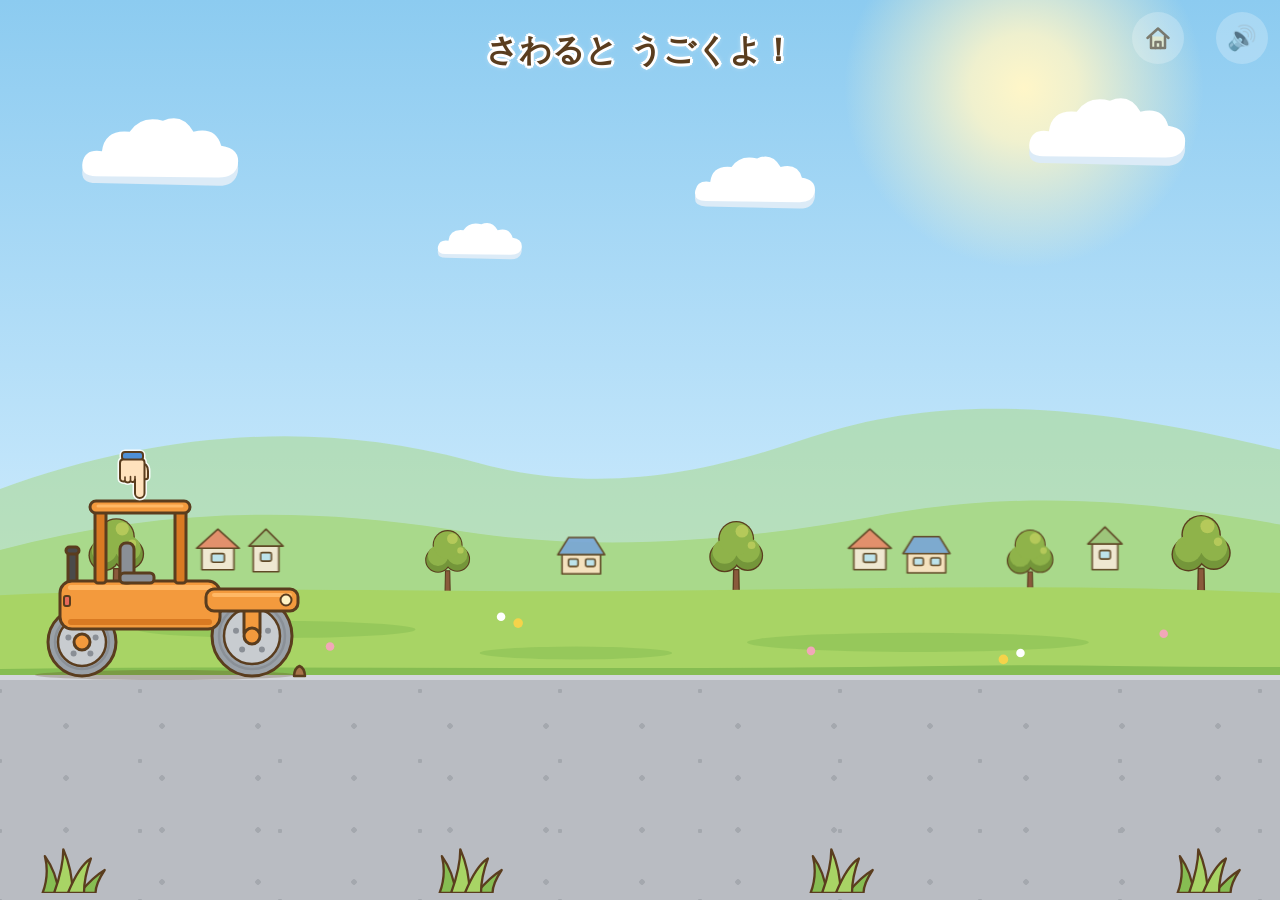
<file: games/02-shuppatsu/index.html>
<!DOCTYPE html>
<html lang="ja">
<head>
  <meta charset="UTF-8">
  <!-- スマホやタブレットでもちょうどいい大きさで表示するための設定 -->
  <meta name="viewport" content="width=device-width, initial-scale=1.0, user-scalable=no">
  <title>はたらくくるま しゅっぱつ！</title>

  <!-- 全部のゲームで使う、共通の見た目（拡大を止める・大人用ボタン・指マーク・ぷるぷる・紙ふぶき） -->
  <link rel="stylesheet" href="../../shared/kuruma-base.css">

  <style>
    body {
      background: #d8f0ff;           /* 空の色（背景の絵が出るまでの、念のための色） */
    }

    /* =====================================================
       背景（晴れた日の、町はずれの広い道）
         .scenery … 上 75%：空・太陽・雲・丘・家並み・木・草地
         .road    … 下 25%：道（くるまは、この上のふちを走る）
       ===================================================== */
    .scenery {
      position: absolute;
      left: 0;
      right: 0;
      top: 0;
      /* 道の層と 2px 重ねる（画面の高さが端数のとき、境目に 1px のすき間が出ないように） */
      height: calc(75vh + 2px);
      height: calc(75dvh + 2px);
      overflow: hidden;
      /* 丘の絵の高さ。横幅の 1/3 か、この層の高さの 42% の、大きいほう（ただし 92% まで） */
      --hills: min(max(33.4vw, 42%), 92%);
      /* 太陽（右上。ふんわりにじむだけ）と、空のグラデーション（上が濃く、下がうすい） */
      background:
        radial-gradient(circle 20vmin at 80% 13%,
          #fff6c8 0%, rgba(255, 246, 200, 0.85) 30%, rgba(255, 246, 200, 0) 100%),
        linear-gradient(#8ccbf0 0%, #d8f0ff 100%);
    }
    /* 縦長の画面では、丘を高めにして、上半分が空だけにならないようにする */
    @media (orientation: portrait) {
      .scenery { --hills: min(max(33.4vw, 56%), 92%); }
    }

    /* 雲：画面2つぶんの横長の帯に、同じ並びを2回くり返して置き、とてもゆっくり左へ流す（CSS だけで動かす）。
       帯の半分（= 画面1つぶん）動いたところで最初に戻るので、つなぎ目が見えない。
       上の文字と大人用ボタンの後ろを通らないように、帯は上から 84px より下に置く */
    .clouds {
      position: absolute;
      left: 0;
      top: 84px;
      width: 200%;
      height: max(60px, calc(100% - 84px - var(--hills) * 0.6));
      animation: kumo 160s linear infinite;   /* 1周 160秒 */
    }
    @keyframes kumo {
      from { transform: translateX(0); }
      to   { transform: translateX(-50%); }
    }
    .cloud {
      position: absolute;
      display: block;
      height: auto;
      aspect-ratio: 120 / 56;
    }
    .cloud-l { width: clamp(100px, 13vw, 200px); }
    .cloud-m { width: clamp(80px, 10vw, 150px); }
    .cloud-s { width: clamp(60px, 7vw, 110px); }
    .cloud-low { display: none; }               /* 低い雲は、縦長の画面だけ */
    @media (orientation: portrait) {
      .cloud-low { display: block; }
    }
    /* 高さの低い画面：空がせまいので、雲を小さく・少なくする */
    @media (max-height: 500px) {
      .cloud-l { width: 76px; }
      .cloud-m { width: 60px; }
      .cloud-s { display: none; }
    }

    /* 丘・家並み・木・草地（下のはしを、道の上のふちにぴったり合わせる） */
    .hills {
      position: absolute;
      left: 0;
      bottom: 0;
      width: 100%;
      height: var(--hills);
      display: block;
    }

    /* 道（下 25%）。やさしい灰色に、上のふちの明るい線と、小さな点のでこぼこ。
       白線・矢印・文字は描かない */
    .road {
      position: absolute;
      left: 0;
      right: 0;
      bottom: 0;
      height: 25vh;
      height: 25dvh;
      box-sizing: border-box;
      border-top: 5px solid #d3d6db;
      background-color: #b9bcc2;
      background-image:
        radial-gradient(circle, #a4a8ae 2.5px, rgba(164, 168, 174, 0) 3px),
        radial-gradient(circle, #a4a8ae 2px, rgba(164, 168, 174, 0) 2.5px);
      background-size: 96px 52px, 140px 70px;
      background-position: 18px 20px, 70px 46px;
      overflow: hidden;
    }

    /* 手前の草の株（道の下のはし）。くるまにはかからない */
    .tuft {
      position: absolute;
      bottom: 3%;
      height: clamp(24px, 6vh, 46px);
      width: auto;
      aspect-ratio: 60 / 40;
      display: block;
    }
    .tuft-1 { left: 3%; }
    .tuft-2 { left: 34%; }
    .tuft-3 { left: 63%; }
    .tuft-4 { right: 3%; }

    /* 雲・木・草の株の形を1か所に書いておくための、見えない SVG */
    .svg-defs {
      position: absolute;
      width: 0;
      height: 0;
      overflow: hidden;
    }

    /* ===== 上の文字「さわると うごくよ！」 =====
       広い画面（横幅 560px 以上）：上から 30px。右上の2つのボタンを避けて、左右に 160px ずつあけて、まん中に出す。
         文字の大きさは、あいている幅に入るように（横幅 667px で 約 29px、768px 以上で 32px）
       せまい画面（560px より小さい）：ボタンの段より下（上から 92px）に出す */
    .message {
      position: absolute;
      left: 0;
      right: 0;
      top: 30px;
      padding: 0 160px;
      font-size: clamp(18px, calc((100vw - 320px) / 12), 32px);
      line-height: 1.3;
      z-index: 2;                    /* くるまや地面と重なっても、文字を手前に出す */
    }
    @media (max-width: 559.98px) {
      .message {
        top: 92px;
        padding: 0 12px;
        font-size: clamp(20px, 6vw, 32px);
      }
    }

    /* ===== くるま全体 =====
       4つの箱を重ねて、役割を分けています（1本目と同じ）。
         .car           … 左右の「位置」を受け持つ（右に動く）
         .car-size      … 「大きさ」を受け持つ（小さい画面では縮める）
         .kuruma-hop    … 「はねる」を受け持つ（走りさり・入ってくるあいだにさわると、ぴょん）
         .kuruma-wobble … 「ぷるぷる」を受け持つ（待っているあいだ ゆれる）
       指マークは .car の中で .car-size の外に置く。くるまといっしょに左右に動き、
       ぷるぷる・はねる・縮める動きは受けない */
    .car {
      position: absolute;
      left: 0;
      /* 道の上のふちの明るい線に、タイヤが乗るように、少しだけ下げる */
      bottom: calc(25vh - 6px);
      bottom: calc(25dvh - 6px);
      width: 300px;                  /* くるまごとの横幅は、JavaScript が図鑑の値で入れる */
      height: 220px;
      z-index: 1;
    }
    .car-size,
    .car .kuruma-hop,
    .car .kuruma-wobble {
      position: absolute;
      left: 0;
      top: 0;
      right: 0;
      bottom: 0;
    }
    .car-size {
      transform-origin: left bottom; /* 縮めるときは左下を基準にする（地面から浮かないように） */
    }

    /* 動きを減らす設定では、雲の流れも止める */
    @media (prefers-reduced-motion: reduce) {
      .clouds { animation: none; }
    }
  </style>
</head>
<body data-scene="play" data-car="mixer">

  <!-- 雲・木・草の株の形（ここに1回だけ書いて、<use> で何回も使う）。この SVG 自体は見えない -->
  <svg class="svg-defs" aria-hidden="true" focusable="false">
    <defs>
      <!-- 丸い木1本。根もとが (0, 0)、上に向かって y がマイナスになる -->
      <g id="bgTree">
        <g fill="#5a3d1e">
          <circle cx="-18" cy="-70" r="24"/>
          <circle cx="18" cy="-72" r="24"/>
          <circle cx="0" cy="-98" r="28"/>
        </g>
        <g fill="#74963a">
          <circle cx="-18" cy="-70" r="22"/>
          <circle cx="18" cy="-72" r="22"/>
        </g>
        <g fill="#8fb34a">
          <circle cx="-18" cy="-78" r="19"/>
          <circle cx="18" cy="-80" r="19"/>
          <circle cx="0" cy="-98" r="26"/>
        </g>
        <g fill="#b5c95a">
          <circle cx="9" cy="-110" r="10"/>
          <circle cx="24" cy="-88" r="6"/>
        </g>
        <path d="M -5 0 L -4 -50 L 4 -50 L 5 0 Z" fill="#8a5a3c" stroke="#5a3d1e" stroke-width="2" stroke-linejoin="round"/>
      </g>

      <!-- 小さな家1けん。下のまん中が (0, 0)。文字・看板は描かない -->
      <g id="bgHouseA" stroke="#5a3d1e" stroke-width="1.5" stroke-linejoin="round">
        <rect x="-15" y="-22" width="30" height="22" fill="#f6ead8"/>
        <path d="M -20 -20 L 0 -38 L 20 -20 Z" fill="#e88a6a"/>
        <rect x="-6" y="-15" width="12" height="8" rx="1.5" fill="#bfe4f5"/>
      </g>
      <g id="bgHouseB" stroke="#5a3d1e" stroke-width="1.5" stroke-linejoin="round">
        <rect x="-18" y="-20" width="36" height="20" fill="#fbe3c4"/>
        <path d="M -22 -18 L -12 -34 L 12 -34 L 22 -18 Z" fill="#7aa6d6"/>
        <rect x="-12" y="-14" width="9" height="7" rx="1.5" fill="#bfe4f5"/>
        <rect x="4" y="-14" width="9" height="7" rx="1.5" fill="#bfe4f5"/>
      </g>
      <g id="bgHouseC" stroke="#5a3d1e" stroke-width="1.5" stroke-linejoin="round">
        <rect x="-12" y="-26" width="24" height="26" fill="#f6ead8"/>
        <path d="M -16 -24 L 0 -40 L 16 -24 Z" fill="#9cc47a"/>
        <rect x="-5" y="-18" width="10" height="8" rx="1.5" fill="#bfe4f5"/>
      </g>

      <!-- 雲（もこもこ）。下にうすい青の影、その上に白。輪かくなし -->
      <g id="bgCloud">
        <path fill="#dcebf7"
              d="M 14 52 Q 2 52 4 42 Q 6 32 18 34 Q 20 18 38 20 Q 46 8 62 12 Q 76 6 84 20 Q 100 16 104 30 Q 118 32 116 44 Q 114 54 102 54 Z"/>
        <path fill="#ffffff"
              d="M 14 47 Q 2 47 4 37 Q 6 27 18 29 Q 20 13 38 15 Q 46 3 62 7 Q 76 1 84 15 Q 100 11 104 25 Q 118 27 116 39 Q 114 48 102 48 Z"/>
      </g>

      <!-- 手前の草の株（ギザギザ）。使う場所より前に書いておく -->
      <g id="bgTuft" stroke="#5a3d1e" stroke-width="2" stroke-linejoin="round">
        <path fill="#86bd52" d="M 4 40 Q 10 24 6 8 Q 16 22 18 40 Z"/>
        <path fill="#86bd52" d="M 36 40 Q 48 26 58 20 Q 50 32 50 40 Z"/>
        <path fill="#a8d465" d="M 14 40 Q 22 18 22 2 Q 30 20 30 40 Z"/>
        <path fill="#a8d465" d="M 26 40 Q 36 16 46 10 Q 40 26 40 40 Z"/>
      </g>
    </defs>
  </svg>

  <!-- ===== 背景1：空と景色（上 75%） ===== -->
  <div class="scenery" aria-hidden="true">

    <!-- 雲（左半分と右半分に、同じ並びで置く）。cloud-low は、縦長の画面だけに出す低い雲 -->
    <div class="clouds">
      <svg class="cloud cloud-l" viewBox="0 0 120 56" style="left: 3%; top: 8%;"><use href="#bgCloud"/></svg>
      <svg class="cloud cloud-m cloud-low" viewBox="0 0 120 56" style="left: 10%; top: 76%;"><use href="#bgCloud"/></svg>
      <svg class="cloud cloud-s" viewBox="0 0 120 56" style="left: 17%; top: 40%;"><use href="#bgCloud"/></svg>
      <svg class="cloud cloud-m" viewBox="0 0 120 56" style="left: 27%; top: 20%;"><use href="#bgCloud"/></svg>
      <svg class="cloud cloud-s cloud-low" viewBox="0 0 120 56" style="left: 33%; top: 66%;"><use href="#bgCloud"/></svg>
      <svg class="cloud cloud-l" viewBox="0 0 120 56" style="left: 40%; top: 2%;"><use href="#bgCloud"/></svg>

      <svg class="cloud cloud-l" viewBox="0 0 120 56" style="left: 53%; top: 8%;"><use href="#bgCloud"/></svg>
      <svg class="cloud cloud-m cloud-low" viewBox="0 0 120 56" style="left: 60%; top: 76%;"><use href="#bgCloud"/></svg>
      <svg class="cloud cloud-s" viewBox="0 0 120 56" style="left: 67%; top: 40%;"><use href="#bgCloud"/></svg>
      <svg class="cloud cloud-m" viewBox="0 0 120 56" style="left: 77%; top: 20%;"><use href="#bgCloud"/></svg>
      <svg class="cloud cloud-s cloud-low" viewBox="0 0 120 56" style="left: 83%; top: 66%;"><use href="#bgCloud"/></svg>
      <svg class="cloud cloud-l" viewBox="0 0 120 56" style="left: 90%; top: 2%;"><use href="#bgCloud"/></svg>
    </div>

    <!-- 丘・家並み・木・草地。横長の絵を、画面いっぱいに広げて、はみ出た左右は切る（slice）。
         背景は くるまより目立たないように、色を少しうすめにしてある -->
    <svg class="hills" viewBox="0 0 1200 400" preserveAspectRatio="xMidYMax slice">
      <!-- 遠くの丘（奥。うすく） -->
      <path fill="#a9d98b" opacity="0.55"
            d="M 0 225 C 150 170 300 160 440 198 C 560 232 660 210 760 176 C 880 136 1010 142 1200 188 L 1200 400 L 0 400 Z"/>
      <!-- 遠くの丘（手前） -->
      <path fill="#a9d98b"
            d="M 0 282 C 140 244 280 240 420 262 C 560 286 700 272 820 250 C 960 224 1080 236 1200 258 L 1200 400 L 0 400 Z"/>

      <!-- 丘のふもとの、小さな家並み（くるまより ずっと小さく） -->
      <g opacity="0.92">
        <use href="#bgHouseA" transform="translate(205 300)"/>
        <use href="#bgHouseC" transform="translate(250 302)"/>
        <use href="#bgHouseB" transform="translate(545 304)"/>
        <use href="#bgHouseA" transform="translate(815 300)"/>
        <use href="#bgHouseB" transform="translate(868 303)"/>
        <use href="#bgHouseC" transform="translate(1035 300)"/>
      </g>

      <!-- 丸い木 -->
      <use href="#bgTree" transform="translate(110 330) scale(0.62)"/>
      <use href="#bgTree" transform="translate(420 326) scale(0.5)"/>
      <use href="#bgTree" transform="translate(690 330) scale(0.6)"/>
      <use href="#bgTree" transform="translate(965 328) scale(0.52)"/>
      <use href="#bgTree" transform="translate(1125 332) scale(0.66)"/>

      <!-- 道の上（奥がわ）の、細い草地の帯 -->
      <path fill="#a8d465"
            d="M 0 324 C 220 314 420 322 600 320 C 800 318 1000 312 1200 322 L 1200 400 L 0 400 Z"/>
      <!-- 草地の濃いところ -->
      <g fill="#86bd52" opacity="0.5">
        <ellipse cx="260" cy="356" rx="130" ry="8"/>
        <ellipse cx="860" cy="368" rx="160" ry="9"/>
        <ellipse cx="540" cy="378" rx="90" ry="6"/>
      </g>
      <!-- 小さな花（黄・白・ピンク）を少しだけ -->
      <g>
        <circle cx="80" cy="358" r="4.5" fill="#f5d34a"/>
        <circle cx="96" cy="366" r="4" fill="#ffffff"/>
        <circle cx="310" cy="372" r="4" fill="#f2a7b8"/>
        <circle cx="470" cy="344" r="4" fill="#ffffff"/>
        <circle cx="486" cy="350" r="4.5" fill="#f5d34a"/>
        <circle cx="760" cy="376" r="4" fill="#f2a7b8"/>
        <circle cx="940" cy="384" r="4.5" fill="#f5d34a"/>
        <circle cx="956" cy="378" r="4" fill="#ffffff"/>
        <circle cx="1090" cy="360" r="4" fill="#f2a7b8"/>
      </g>
      <!-- 草地の手前のふち（道との境目） -->
      <path fill="#86bd52"
            d="M 0 393 C 300 389 600 395 900 390 C 1000 388 1100 392 1200 391 L 1200 400 L 0 400 Z"/>
    </svg>
  </div>

  <!-- ===== 背景2：道（下 25%） ===== -->
  <div class="road" aria-hidden="true">
    <svg class="tuft tuft-1" viewBox="0 0 60 40"><use href="#bgTuft"/></svg>
    <svg class="tuft tuft-2" viewBox="0 0 60 40"><use href="#bgTuft"/></svg>
    <svg class="tuft tuft-3" viewBox="0 0 60 40"><use href="#bgTuft"/></svg>
    <svg class="tuft tuft-4" viewBox="0 0 60 40"><use href="#bgTuft"/></svg>
  </div>

  <p class="kuruma-message message">さわると うごくよ！</p>

  <!-- 大人用のボタン（どちらも2秒長押し）。トップ画面へ戻る・音を消す -->
  <button class="adult-btn home-btn" id="homeBtn" type="button" aria-label="もどる（2びょう ながおし）">
    <!-- おうちの形（三角の屋根、四角いかべ、まん中に戸） -->
    <svg viewBox="0 0 26 26" aria-hidden="true" focusable="false">
      <g fill="none" stroke="#5a3d1e" stroke-width="2.5" stroke-linejoin="round" stroke-linecap="round">
        <path d="M 6 11.5 L 6 23 L 20 23 L 20 11.5" fill="#fff3c4"/>
        <path d="M 2.5 13 L 13 3.5 L 23.5 13"/>
        <path d="M 10.5 23 L 10.5 17 L 15.5 17 L 15.5 23"/>
      </g>
    </svg>
  </button>
  <button class="adult-btn mute-btn" id="muteBtn" type="button" aria-label="おとを けす（2びょう ながおし）">🔊</button>

  <!-- ===== くるま（絵は図鑑 kuruma-cars.js が作って、.kuruma-wobble の中に入れる） ===== -->
  <div class="car" id="car">
    <div class="car-size" id="carSize">
      <div class="kuruma-hop" id="carHop">
        <div class="kuruma-wobble" id="carWobble"></div>
      </div>
    </div>
  </div>

  <!-- 全部のゲームで使う、共通の部品（音 → さわる操作 → くるまの図鑑 → 順番と動き の順に読み込む） -->
  <script src="../../shared/kuruma-sound.js"></script>
  <script src="../../shared/kuruma-bgm.js"></script>
  <script src="../../shared/kuruma-touch.js"></script>
  <script src="../../shared/kuruma-cars.js"></script>
  <script src="../../shared/kuruma-stage.js"></script>

  <script>
    (function () {
      "use strict";

      var K = window.Kuruma;

      // ===== 設定（数字を変えると動きが変わります） =====
      // 出てくるくるま24台（図鑑が増えても、このゲームが勝手に変わらないように、ここにはっきり書く）。
      // 順番は、袋に入れてまぜる（24台が1回ずつ出たら、まぜ直す）。同じくるまは続かず、
      // となり合うくるまの主な色（図鑑の color）も、できるだけ かぶらない
      var IDS = ["mixer", "dump", "bulldozer", "garbage", "shovel", "fire", "ambulance", "crane", "police",
                 "grader", "tanker", "tractor", "taxi", "tow", "sports", "roller", "bus", "doubledecker",
                 "loader", "forklift", "wingtruck", "carrier", "mail", "shirobai"];
      var TAPS_TO_END = 6;     // だいたい何回さわると右はしに着くか
      var MIN_STEP = 40;       // 1歩の最低の長さ（px。せまい画面では、6回より少なく着く）
      var HOME_URL = "../../index.html"; // トップ画面
      var START_X = K.stage.START_X;     // スタート地点（左から 20px）
      var MOVE_TIME = K.stage.MOVE_TIME; // ふつうの1歩の時間（0.6秒）

      // ページの部品を取り出す
      var carBox = document.getElementById("car");          // 位置の箱
      var carSize = document.getElementById("carSize");     // 大きさの箱
      var carHop = document.getElementById("carHop");       // はねる箱
      var carWobble = document.getElementById("carWobble"); // ぷるぷるの箱（この中に絵を入れる）
      var message = document.querySelector(".message");     // 上の文字
      var muteBtn = document.getElementById("muteBtn");
      var homeBtn = document.getElementById("homeBtn");

      // 共通の部品を用意する
      var order = K.stage.randomOrder(IDS, function (id) { return K.cars.get(id).color; }, Math.random);
      var mover = K.stage.mover(carBox);     // 左右に動かす
      var waiter = K.stage.waiter(carBox);   // ぷるぷる
      var hopper = K.stage.hopper(carHop);   // ぴょん

      // 指マーク：位置の箱の中で、大きさの箱の外に置く。ページを開いたときは出ている
      var hint = K.touch.createHint();
      carBox.insertBefore(hint, carSize);
      // 5秒さわらなかったら、指マークをまた出す（走りさり・入ってくるあいだは出さない）
      var hintTimer = K.touch.hintTimer(function () {
        if (scene === "play" || scene === "edge") {
          placeHint();
          K.touch.showHint(hint);
        }
      });

      var car = null;      // いまのくるま（図鑑が作ったもの）
      var scale = 1;       // いまの大きさ（1 = もとの大きさ）
      var scene = "play";  // いまの場面（play・edge・leave・enter）

      // ===== 場面とくるまを、<body> に書く（テストの台本が場面を待てるように） =====
      function setScene(value) {
        scene = value;
        document.body.setAttribute("data-scene", value);
      }

      // くるまを替える（古い絵を外して、新しい絵を入れる）
      function setCar(id) {
        if (car && car.el.parentNode) car.el.parentNode.removeChild(car.el);
        car = K.cars.create(id);
        carWobble.appendChild(car.el);
        carBox.style.width = car.width + "px";
        document.body.setAttribute("data-car", id);
      }

      // ===== 大きさと、1歩の長さ =====
      function updateSize() {
        scale = K.touch.fitScale();
        carSize.style.transform = "scale(" + scale + ")";
      }
      // いまの見た目の横幅
      function carWidth() {
        return car.width * scale;
      }
      // 1回に進む距離：画面の広さに合わせて、だいたい TAPS_TO_END 回で右はしに着くようにする（最低 40px）
      function stepLength() {
        return Math.max(MIN_STEP, (window.innerWidth - carWidth() - START_X) / TAPS_TO_END);
      }
      // newX にいても、画面の中におさまるか。
      // 「+ 1」は、小数の計算でごくわずかにはみ出したときも「おさまる」と判定するためのゆとり
      function fits(newX) {
        return newX + carWidth() <= window.innerWidth + 1;
      }
      // x にいるとき、次の1歩が画面からはみ出すなら edge、おさまるなら play
      function decideEdge(x) {
        setScene(fits(x + stepLength()) ? "play" : "edge");
      }

      // ===== 指マークの場所 =====
      // 指先を、図鑑に書いた場所（屋根の上）に置く。上の文字と、右上の2つのボタンに重なるときは、
      // 共通の部品の計算（④）で、小さくする・下げる
      function placeHint() {
        var tip = car.tip;
        var fromBottom = (car.height - tip.y) * scale;          // くるまの下のはしから指先まで
        var groundTop = carBox.getBoundingClientRect().bottom;  // くるまの下のはし（画面の上から）
        var tipX = mover.x + tip.x * scale;                     // 指先（画面の左から。動いている途中なら行き先）
        var tipY = groundTop - fromBottom;                      // 指先（画面の上から）
        var fit = K.touch.hintFit(tipX, tipY, [message, homeBtn, muteBtn]);
        hint.style.setProperty("--hs", fit.scale);
        hint.style.left = (tip.x * scale - K.touch.HINT_TIP_X * fit.scale) + "px";
        hint.style.bottom = (fromBottom - fit.drop) + "px";
      }

      // ===== 画面のどこかに指がふれた瞬間 =====
      // （大人用のボタンへのタッチと、2本目からの指は、共通の部品が はぶいてくれる）
      K.touch.onTap(function () {
        // さわったので、指マークを消す（走りさり中のタッチもふくむ）
        K.touch.hideHint(hint);
        hintTimer.stop();

        // 走りさり・入ってくるあいだは、進まずに「プッ」と鳴らして、ぴょんとはねるだけ。
        // 移動や、入ってくるためのタイマーには、さわらない（止まる位置・時刻が変わらないように）
        if (scene === "leave" || scene === "enter") {
          K.sound.playHorn();
          hopper.hop();
          return;
        }

        waiter.stop();
        var step = stepLength();
        var nextX = mover.x + step;

        if (fits(nextX)) {
          // まだ画面の中におさまる → 1歩すすんで、仕事の動きと音
          mover.moveTo(nextX, MOVE_TIME);
          decideEdge(nextX);                 // 次の1歩がはみ出すなら、ここで edge にする
          car.work();
          car.sound();
          waiter.later();                    // 1.5秒さわらなければ、ぷるぷる
          hintTimer.restart();               // 5秒さわらなければ、指マークをまた出す
        } else {
          driveAway(step);
        }
      });

      // ===== 右はしから走りさって、次のくるまが左から入ってくる =====
      function driveAway(step) {
        setScene("leave");

        // ① 右の外へ走りさる（距離に合わせた時間で）。仕事の動きを1回しながら、「ブーーン」と紙ふぶき
        var exitTo = K.stage.exitX();
        var exitTime = K.stage.timeFor(exitTo - mover.x, step);
        mover.moveTo(exitTo, exitTime);
        car.work();
        K.sound.playDrive(exitTime / 1000);  // ミリ秒 → 秒に直して渡す
        K.stage.confetti();

        setTimeout(function () {
          // ② 見えないところで、次のくるまに替えて、左の外へ移す
          setCar(order.next());
          setScene("enter");
          var enterFrom = K.stage.enterX(carWidth());
          mover.moveTo(enterFrom, 0);

          // ③ 左からスーッと入ってきて、スタート地点で止まる（1歩と同じ速さ）
          var enterTime = K.stage.timeFor(START_X - enterFrom, step);
          mover.moveTo(START_X, enterTime);
          setTimeout(arrive, enterTime);
        }, exitTime);
      }

      // ④ 止まったら「ピポッ♪」。新しいくるまが、仕事の動きを1回だけ見せる（あいさつ。仕事の音は鳴らさない）
      function arrive() {
        setScene("play");
        K.sound.playArrive();
        car.work();
        refit();                 // 走っているあいだに画面の大きさが変わっていたら、ここで合わせる
        waiter.later();          // 1.5秒たったら、ぷるぷる
        hintTimer.restart();     // 止まってから5秒で、指マークをまた出す
      }

      // ===== 画面の大きさ・回転が変わったとき =====
      // 大きさはいつでも合わせ直す。位置と play・edge は、play か edge のときだけ決め直す
      // （leave・enter のあいだは、data-scene を書きかえず、移動やタイマーも作り直さない）
      function refit() {
        updateSize();
        if (scene === "play" || scene === "edge") {
          if (mover.x + carWidth() > window.innerWidth) {
            mover.moveTo(Math.max(START_X, window.innerWidth - carWidth()), 0);
          }
          decideEdge(mover.x);
          placeHint();
        }
      }
      K.touch.onViewportChange(refit);

      // ===== 大人用のボタン =====
      // 音を消す・出すを切りかえたら、ボタンの大きさ（52px ↔ 64px）が変わるので、指マークの場所を計算し直す。
      // 押しているあいだの拡大が戻りきった 0.25秒あとにも、もう一度計算する
      K.touch.setupMuteButton(muteBtn, function () {
        if (scene === "play" || scene === "edge") placeHint();
        setTimeout(function () {
          if (scene === "play" || scene === "edge") placeHint();
        }, 250);
      });
      K.touch.setupHomeButton(homeBtn, HOME_URL);

      // ===== 最初の準備 =====
      setCar(order.current());
      updateSize();
      mover.moveTo(START_X, 0);
      decideEdge(START_X);
      placeHint();
      K.touch.showHint(hint);    // ページを開いたときは、指マークが出ている
      waiter.later();            // 1.5秒たったら、ぷるぷる
    })();
  </script>

</body>
</html>
</file>
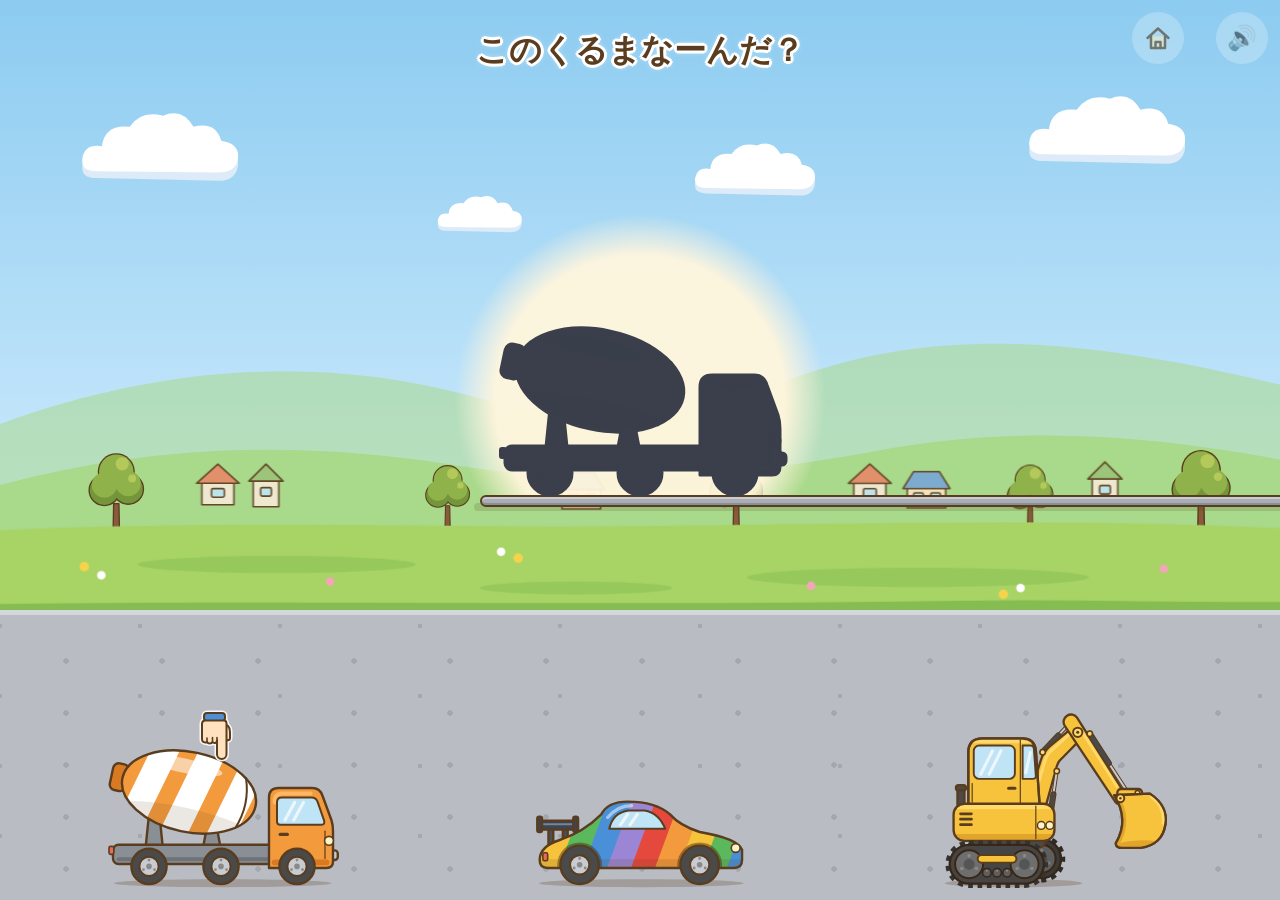
<file: games/03-kage/index.html>
<!DOCTYPE html>
<html lang="ja">
<head>
  <meta charset="UTF-8">
  <!-- スマホやタブレットでもちょうどいい大きさで表示するための設定 -->
  <meta name="viewport" content="width=device-width, initial-scale=1.0, user-scalable=no">
  <title>このくるまなーんだ？</title>

  <!-- 全部のゲームで使う、共通の見た目（拡大を止める・大人用ボタン・指マーク・ぴょん・紙ふぶき） -->
  <link rel="stylesheet" href="../../shared/kuruma-base.css">

  <style>
    body {
      position: relative;            /* 背景・くるまは、この画面いっぱいの箱を基準に置く（fixed と混ぜない） */
      background: #d8f0ff;           /* 空の色（背景の絵が出るまでの、念のための色） */
    }

    /* =====================================================
       背景（晴れた日の、町はずれの広い道。2本目と同じ作り）
         .scenery    … 空・雲・丘・家並み・木・草地（道の上のはしまで）
         .spot-clip  … かげのうしろの光の丸（台より下は切る）
         .stage-layer… かげの台と、台の影
         .road       … 道（選ぶくるまが並ぶ）
       道の上のはし --road-top は、JavaScript が かげと3台を並べるたびに計算して書く
       ===================================================== */
    .scenery {
      position: absolute;
      left: 0;
      right: 0;
      top: 0;
      /* 道の層と 2px 重ねる（画面の高さが端数のとき、境目に 1px のすき間が出ないように） */
      height: calc(var(--road-top, 75vh) + 2px);
      overflow: hidden;
      /* 丘の絵の高さ。横幅の 1/3 か、この層の高さの 42% の、大きいほう（ただし 92% まで） */
      --hills: min(max(33.4vw, 42%), 92%);
      /* 空のグラデーション（上が濃く、下がうすい）。太陽は描かない（光の丸を目立たせるため） */
      background: linear-gradient(#8ccbf0 0%, #d8f0ff 100%);
    }
    /* 縦長の画面では、丘を高めにして、上半分が空だけにならないようにする */
    @media (orientation: portrait) {
      .scenery { --hills: min(max(33.4vw, 56%), 92%); }
    }

    /* 雲：画面2つぶんの横長の帯に、同じ並びを2回くり返して置き、とてもゆっくり左へ流す（CSS だけで動かす）。
       帯の半分（= 画面1つぶん）動いたところで最初に戻るので、つなぎ目が見えない。
       上の文字と大人用ボタンの後ろを通らないように、帯は上から 84px より下に置く */
    .clouds {
      position: absolute;
      left: 0;
      top: 84px;
      width: 200%;
      height: max(60px, calc(100% - 84px - var(--hills) * 0.6));
      animation: kumo 160s linear infinite;   /* 1周 160秒 */
    }
    @keyframes kumo {
      from { transform: translateX(0); }
      to   { transform: translateX(-50%); }
    }
    .cloud {
      position: absolute;
      display: block;
      height: auto;
      aspect-ratio: 120 / 56;
    }
    .cloud-l { width: clamp(100px, 13vw, 200px); }
    .cloud-m { width: clamp(80px, 10vw, 150px); }
    .cloud-s { width: clamp(60px, 7vw, 110px); }
    .cloud-low { display: none; }               /* 低い雲は、縦長の画面だけ */
    @media (orientation: portrait) {
      .cloud-low { display: block; }
    }
    /* 高さの低い画面：空がせまいので、雲を小さく・少なくする */
    @media (max-height: 500px) {
      .cloud-l { width: 76px; }
      .cloud-m { width: 60px; }
      .cloud-s { display: none; }
    }

    /* 丘・家並み・木・草地（下のはしを、道の上のふちにぴったり合わせる） */
    .hills {
      position: absolute;
      left: 0;
      bottom: 0;
      width: 100%;
      height: var(--hills);
      display: block;
    }

    /* 光の丸（かげのうしろ）。うすいクリーム色の だ円で、ふちが やわらかく消える。
       動かない・点滅しない。場所と大きさは JavaScript が書く。
       .spot-clip は画面の横いっぱい。縦は台の下のはしまでで切る（台より下に光が出ないように） */
    .spot-clip {
      position: absolute;
      left: 0;
      right: 0;
      top: 0;
      height: 0;                     /* 台の下のはしまで。JavaScript が書く */
      overflow: hidden;
      pointer-events: none;
    }
    .spot {
      position: absolute;
      pointer-events: none;
      background: radial-gradient(closest-side,
        rgba(255, 245, 220, 0.95) 0%, rgba(255, 245, 220, 0.95) 78%, rgba(255, 245, 220, 0) 100%);
    }

    /* かげの台と、台の影。右は画面の外までのびている（正解のくるまが、台の上を走って右から出ていく）。
       はみ出した ぶんで、横のスクロールが出ないように、画面いっぱいの箱の中に置く */
    .stage-layer {
      position: absolute;
      left: 0;
      top: 0;
      right: 0;
      bottom: 0;
      overflow: hidden;
      pointer-events: none;
    }
    .dai {
      position: absolute;
      box-sizing: border-box;
      border: 2px solid #5a3d1e;
      background: #a9aeb6;
      /* 上の面の明るいところ1段・下の影1段（グラデーションは使わない）。帯の太さは台の高さに合わせる */
      box-shadow: inset 0 calc(2px * var(--ks, 1)) 0 #c9cdd3, inset 0 calc(-2px * var(--ks, 1)) 0 #8a8f96;
      border-radius: max(3px, calc(6px * var(--ks, 1)));
    }
    .dai-shadow {
      position: absolute;
      background: #5a3d1e;
      opacity: 0.18;
      border-radius: 999px 0 0 999px;   /* 左はしだけ丸い */
    }

    /* 道。やさしい灰色に、上のふちの明るい線と、小さな点のでこぼこ。白線・矢印・文字は描かない。
       上のはしは --road-top（かげと3台の並べ方で決まる）、下は画面のいちばん下 */
    .road {
      position: absolute;
      left: 0;
      right: 0;
      top: var(--road-top, 75vh);
      bottom: 0;
      box-sizing: border-box;
      border-top: 5px solid #d3d6db;
      background-color: #b9bcc2;
      background-image:
        radial-gradient(circle, #a4a8ae 2.5px, rgba(164, 168, 174, 0) 3px),
        radial-gradient(circle, #a4a8ae 2px, rgba(164, 168, 174, 0) 2.5px);
      background-size: 96px 52px, 140px 70px;
      background-position: 18px 20px, 70px 46px;
      overflow: hidden;
    }

    /* 雲・木・家の形を1か所に書いておくための、見えない SVG */
    .svg-defs {
      position: absolute;
      width: 0;
      height: 0;
      overflow: hidden;
    }

    /* ===== 上の文字「このくるまなーんだ？」（正解のあいだは、くるまの名前） =====
       広い画面（横幅 560px 以上）：上から 30px。右上の2つのボタンを避けて、左右に 160px ずつあけて、まん中に出す
       せまい画面（560px より小さい）：ボタンの段より下（上から 92px）に出す */
    .message {
      position: absolute;
      left: 0;
      right: 0;
      top: 30px;
      padding: 0 160px;
      font-size: clamp(18px, calc((100vw - 320px) / 12), 32px);
      line-height: 1.3;
      z-index: 2;                    /* くるまや地面と重なっても、文字を手前に出す */
    }
    @media (max-width: 559.98px) {
      .message {
        top: 92px;
        padding: 0 12px;
        font-size: clamp(20px, 6vw, 32px);
      }
    }

    /* =====================================================
       かげと、選ぶくるま
       選ぶくるま1台は、外から順に、次の箱を重ねる（それぞれ役目がちがう）。
         .choice       … 横の箱＝さわれる四角。左端に置いて、translateX だけで場所を決める（共通の部品 mover）
         .choice-v     … 縦の箱。正解が かげへ跳ぶときの、縦の山なり（translateY）だけ
         .car-frame    … 大きさの箱。横 310 × 縦 220 の枠。下のまん中を中心に scale
         .kuruma-hop   … はねる箱（ぴょん・えらんでね）
         .kuruma-tilt  … 首をかしげる箱
         <svg>         … 図鑑のくるまの絵
       かげ（#kage）は、同じ枠・同じ置き方で、図鑑の絵を1色にぬったもの
       ===================================================== */
    .field {
      position: absolute;
      left: 0;
      top: 0;
      right: 0;
      bottom: 0;
      overflow: hidden;              /* 右へ走りさるくるまで、横のスクロールが出ないように */
      pointer-events: none;          /* 空いているところは、下の背景ではなく、画面全体の反応に任せる */
    }
    .choice {
      position: absolute;
      left: 0;
      pointer-events: auto;          /* さわれる四角 */
    }
    .choice.jump {
      z-index: 2;                    /* 跳んでいる・跳んだあとの正解は、かげより手前（紙ふぶき 3・大人用ボタン 4 より奥） */
    }
    .choice-v {
      position: absolute;
      left: 0;
      top: 0;
      right: 0;
      bottom: 0;
    }
    .car-frame {
      position: absolute;
      width: 310px;
      height: 220px;
      transform-origin: 50% 100%;    /* 下のまん中。大きさを変えても、地面から浮かない */
    }
    .car-frame > .kuruma-hop,
    .car-frame .kuruma-tilt {
      position: absolute;
      left: 0;
      top: 0;
      right: 0;
      bottom: 0;
    }
    .kuruma-tilt {
      transform-origin: 50% 100%;
    }
    /* 図鑑の絵を、枠の下そろえに置く（横は JavaScript が style で書く）。
       図鑑があとから足す .kuruma-car { top: 0 } に負けないように、セレクターを強くしてある */
    .car-frame .kuruma-car {
      top: auto;
      bottom: 0;
    }

    #kage {
      position: absolute;
      z-index: 1;
      pointer-events: auto;          /* かげを さわっても「えらんでね」になる */
    }

    /* かげ：図鑑の絵の色を、すべて1色（こい灰青）にぬりかえる。窓・線・印は見えなくなり、形だけが残る。
       fill="none"・stroke="none" の部品は そのまま（線だけの部品が ぬりつぶされないように）。
       CSS の fill・stroke は、SVG の属性より強いので、図鑑の絵を書きかえずに済む */
    .kuruma-car.kage { fill: #3a3f4b; }
    .kuruma-car.kage [fill]:not([fill="none"]) { fill: #3a3f4b; }
    .kuruma-car.kage [stroke]:not([stroke="none"]) { stroke: #3a3f4b; }
    /* くるまの本体でないもの（地面の影・ランプの光の輪・土の山）は出さない */
    .kuruma-car.kage [data-part="shadow"],
    .kuruma-car.kage [data-part="glow"],
    .kuruma-car.kage [data-part="dirt"] { display: none; }

    /* 動きを減らす設定では、雲の流れも止める */
    @media (prefers-reduced-motion: reduce) {
      .clouds { animation: none; }
    }
  </style>
</head>
<body data-scene="ask" data-hint="off">

  <!-- 雲・木・家の形（ここに1回だけ書いて、<use> で何回も使う）。この SVG 自体は見えない -->
  <svg class="svg-defs" aria-hidden="true" focusable="false">
    <defs>
      <!-- 丸い木1本。根もとが (0, 0)、上に向かって y がマイナスになる -->
      <g id="bgTree">
        <g fill="#5a3d1e">
          <circle cx="-18" cy="-70" r="24"/>
          <circle cx="18" cy="-72" r="24"/>
          <circle cx="0" cy="-98" r="28"/>
        </g>
        <g fill="#74963a">
          <circle cx="-18" cy="-70" r="22"/>
          <circle cx="18" cy="-72" r="22"/>
        </g>
        <g fill="#8fb34a">
          <circle cx="-18" cy="-78" r="19"/>
          <circle cx="18" cy="-80" r="19"/>
          <circle cx="0" cy="-98" r="26"/>
        </g>
        <g fill="#b5c95a">
          <circle cx="9" cy="-110" r="10"/>
          <circle cx="24" cy="-88" r="6"/>
        </g>
        <path d="M -5 0 L -4 -50 L 4 -50 L 5 0 Z" fill="#8a5a3c" stroke="#5a3d1e" stroke-width="2" stroke-linejoin="round"/>
      </g>

      <!-- 小さな家1けん。下のまん中が (0, 0)。文字・看板は描かない -->
      <g id="bgHouseA" stroke="#5a3d1e" stroke-width="1.5" stroke-linejoin="round">
        <rect x="-15" y="-22" width="30" height="22" fill="#f6ead8"/>
        <path d="M -20 -20 L 0 -38 L 20 -20 Z" fill="#e88a6a"/>
        <rect x="-6" y="-15" width="12" height="8" rx="1.5" fill="#bfe4f5"/>
      </g>
      <g id="bgHouseB" stroke="#5a3d1e" stroke-width="1.5" stroke-linejoin="round">
        <rect x="-18" y="-20" width="36" height="20" fill="#fbe3c4"/>
        <path d="M -22 -18 L -12 -34 L 12 -34 L 22 -18 Z" fill="#7aa6d6"/>
        <rect x="-12" y="-14" width="9" height="7" rx="1.5" fill="#bfe4f5"/>
        <rect x="4" y="-14" width="9" height="7" rx="1.5" fill="#bfe4f5"/>
      </g>
      <g id="bgHouseC" stroke="#5a3d1e" stroke-width="1.5" stroke-linejoin="round">
        <rect x="-12" y="-26" width="24" height="26" fill="#f6ead8"/>
        <path d="M -16 -24 L 0 -40 L 16 -24 Z" fill="#9cc47a"/>
        <rect x="-5" y="-18" width="10" height="8" rx="1.5" fill="#bfe4f5"/>
      </g>

      <!-- 雲（もこもこ）。下にうすい青の影、その上に白。輪かくなし -->
      <g id="bgCloud">
        <path fill="#dcebf7"
              d="M 14 52 Q 2 52 4 42 Q 6 32 18 34 Q 20 18 38 20 Q 46 8 62 12 Q 76 6 84 20 Q 100 16 104 30 Q 118 32 116 44 Q 114 54 102 54 Z"/>
        <path fill="#ffffff"
              d="M 14 47 Q 2 47 4 37 Q 6 27 18 29 Q 20 13 38 15 Q 46 3 62 7 Q 76 1 84 15 Q 100 11 104 25 Q 118 27 116 39 Q 114 48 102 48 Z"/>
      </g>
    </defs>
  </svg>

  <!-- ===== 背景1：空と景色 ===== -->
  <div class="scenery" aria-hidden="true">

    <!-- 雲（左半分と右半分に、同じ並びで置く）。cloud-low は、縦長の画面だけに出す低い雲 -->
    <div class="clouds">
      <svg class="cloud cloud-l" viewBox="0 0 120 56" style="left: 3%; top: 8%;"><use href="#bgCloud"/></svg>
      <svg class="cloud cloud-m cloud-low" viewBox="0 0 120 56" style="left: 10%; top: 76%;"><use href="#bgCloud"/></svg>
      <svg class="cloud cloud-s" viewBox="0 0 120 56" style="left: 17%; top: 40%;"><use href="#bgCloud"/></svg>
      <svg class="cloud cloud-m" viewBox="0 0 120 56" style="left: 27%; top: 20%;"><use href="#bgCloud"/></svg>
      <svg class="cloud cloud-s cloud-low" viewBox="0 0 120 56" style="left: 33%; top: 66%;"><use href="#bgCloud"/></svg>
      <svg class="cloud cloud-l" viewBox="0 0 120 56" style="left: 40%; top: 2%;"><use href="#bgCloud"/></svg>

      <svg class="cloud cloud-l" viewBox="0 0 120 56" style="left: 53%; top: 8%;"><use href="#bgCloud"/></svg>
      <svg class="cloud cloud-m cloud-low" viewBox="0 0 120 56" style="left: 60%; top: 76%;"><use href="#bgCloud"/></svg>
      <svg class="cloud cloud-s" viewBox="0 0 120 56" style="left: 67%; top: 40%;"><use href="#bgCloud"/></svg>
      <svg class="cloud cloud-m" viewBox="0 0 120 56" style="left: 77%; top: 20%;"><use href="#bgCloud"/></svg>
      <svg class="cloud cloud-s cloud-low" viewBox="0 0 120 56" style="left: 83%; top: 66%;"><use href="#bgCloud"/></svg>
      <svg class="cloud cloud-l" viewBox="0 0 120 56" style="left: 90%; top: 2%;"><use href="#bgCloud"/></svg>
    </div>

    <!-- 丘・家並み・木・草地。横長の絵を、画面いっぱいに広げて、はみ出た左右は切る（slice）。
         背景は くるまより目立たないように、色を少しうすめにしてある -->
    <svg class="hills" viewBox="0 0 1200 400" preserveAspectRatio="xMidYMax slice">
      <!-- 遠くの丘（奥。うすく） -->
      <path fill="#a9d98b" opacity="0.55"
            d="M 0 225 C 150 170 300 160 440 198 C 560 232 660 210 760 176 C 880 136 1010 142 1200 188 L 1200 400 L 0 400 Z"/>
      <!-- 遠くの丘（手前） -->
      <path fill="#a9d98b"
            d="M 0 282 C 140 244 280 240 420 262 C 560 286 700 272 820 250 C 960 224 1080 236 1200 258 L 1200 400 L 0 400 Z"/>

      <!-- 丘のふもとの、小さな家並み（くるまより ずっと小さく） -->
      <g opacity="0.92">
        <use href="#bgHouseA" transform="translate(205 300)"/>
        <use href="#bgHouseC" transform="translate(250 302)"/>
        <use href="#bgHouseB" transform="translate(545 304)"/>
        <use href="#bgHouseA" transform="translate(815 300)"/>
        <use href="#bgHouseB" transform="translate(868 303)"/>
        <use href="#bgHouseC" transform="translate(1035 300)"/>
      </g>

      <!-- 丸い木 -->
      <use href="#bgTree" transform="translate(110 330) scale(0.62)"/>
      <use href="#bgTree" transform="translate(420 326) scale(0.5)"/>
      <use href="#bgTree" transform="translate(690 330) scale(0.6)"/>
      <use href="#bgTree" transform="translate(965 328) scale(0.52)"/>
      <use href="#bgTree" transform="translate(1125 332) scale(0.66)"/>

      <!-- 道の上（奥がわ）の、細い草地の帯 -->
      <path fill="#a8d465"
            d="M 0 324 C 220 314 420 322 600 320 C 800 318 1000 312 1200 322 L 1200 400 L 0 400 Z"/>
      <!-- 草地の濃いところ -->
      <g fill="#86bd52" opacity="0.5">
        <ellipse cx="260" cy="356" rx="130" ry="8"/>
        <ellipse cx="860" cy="368" rx="160" ry="9"/>
        <ellipse cx="540" cy="378" rx="90" ry="6"/>
      </g>
      <!-- 小さな花（黄・白・ピンク）を少しだけ -->
      <g>
        <circle cx="80" cy="358" r="4.5" fill="#f5d34a"/>
        <circle cx="96" cy="366" r="4" fill="#ffffff"/>
        <circle cx="310" cy="372" r="4" fill="#f2a7b8"/>
        <circle cx="470" cy="344" r="4" fill="#ffffff"/>
        <circle cx="486" cy="350" r="4.5" fill="#f5d34a"/>
        <circle cx="760" cy="376" r="4" fill="#f2a7b8"/>
        <circle cx="940" cy="384" r="4.5" fill="#f5d34a"/>
        <circle cx="956" cy="378" r="4" fill="#ffffff"/>
        <circle cx="1090" cy="360" r="4" fill="#f2a7b8"/>
      </g>
      <!-- 草地の手前のふち（道との境目） -->
      <path fill="#86bd52"
            d="M 0 393 C 300 389 600 395 900 390 C 1000 388 1100 392 1200 391 L 1200 400 L 0 400 Z"/>
    </svg>
  </div>

  <!-- ===== 背景2：かげのうしろの光の丸 ===== -->
  <div class="spot-clip" id="spotClip" aria-hidden="true"><div class="spot" id="spot"></div></div>

  <!-- ===== 背景3：かげの台と、台の影 ===== -->
  <div class="stage-layer" aria-hidden="true">
    <div class="dai-shadow" id="daiShadow"></div>
    <div class="dai" id="dai"></div>
  </div>

  <!-- ===== 背景4：道 ===== -->
  <div class="road" aria-hidden="true"></div>

  <!-- data-showing：いま出している文字の種類（title ＝ 「このくるまなーんだ？」、name ＝ くるまの名前） -->
  <p class="kuruma-message message" id="message" data-showing="title">このくるまなーんだ？</p>

  <!-- 大人用のボタン（どちらも2秒長押し）。トップ画面へ戻る・音を消す -->
  <button class="adult-btn home-btn" id="homeBtn" type="button" aria-label="もどる（2びょう ながおし）">
    <!-- おうちの形（三角の屋根、四角いかべ、まん中に戸） -->
    <svg viewBox="0 0 26 26" aria-hidden="true" focusable="false">
      <g fill="none" stroke="#5a3d1e" stroke-width="2.5" stroke-linejoin="round" stroke-linecap="round">
        <path d="M 6 11.5 L 6 23 L 20 23 L 20 11.5" fill="#fff3c4"/>
        <path d="M 2.5 13 L 13 3.5 L 23.5 13"/>
        <path d="M 10.5 23 L 10.5 17 L 15.5 17 L 15.5 23"/>
      </g>
    </svg>
  </button>
  <button class="adult-btn mute-btn" id="muteBtn" type="button" aria-label="おとを けす（2びょう ながおし）">🔊</button>

  <!-- かげと、選ぶ3台（JavaScript が作って、この中に入れる） -->
  <div class="field" id="field"></div>

  <!-- 全部のゲームで使う、共通の部品（音 → さわる操作 → くるまの図鑑 → 動き → 3択 の順に読み込む） -->
  <script src="../../shared/kuruma-sound.js"></script>
  <script src="../../shared/kuruma-bgm.js"></script>
  <script src="../../shared/kuruma-touch.js"></script>
  <script src="../../shared/kuruma-cars.js"></script>
  <script src="../../shared/kuruma-stage.js"></script>
  <script src="../../shared/kuruma-choice.js"></script>

  <script>
    (function () {
      "use strict";

      var K = window.Kuruma;
      var C = K.choice;

      // =====================================================
      // 設定（数字を変えると動きが変わります）
      // =====================================================
      // 図鑑の24台（図鑑の順）
      var IDS = ["mixer", "dump", "bulldozer", "garbage", "shovel", "fire", "ambulance", "crane", "police",
                 "grader", "tanker", "tractor", "taxi", "tow", "sports", "roller", "bus", "doubledecker",
                 "loader", "forklift", "wingtruck", "carrier", "mail", "shirobai"];

      // 同じ3択に入れない組み合わせ（かげの形が似ているもの・主な色がかぶるもの）。
      // かげの見くらべページで見くらべて、見分けやすさを確かめてある
      var NG_PAIRS = [
        ["dump", "garbage"],       // 四角い荷台と運転席、タイヤ3つ
        ["ambulance", "police"],   // タイヤ2つのまるい形、屋根のこぶ。どちらも白
        ["dump", "fire"],          // 低い四角い箱と運転席
        ["garbage", "fire"],       // うしろが高い、右に運転席
        ["garbage", "ambulance"],  // 背の高い大きな箱
        ["crane", "shovel"],       // 高くのびる うで。どちらも黄色
        ["bulldozer", "shovel"],   // どちらも黄色のキャタピラ
        ["bulldozer", "crane"],    // どちらも黄色
        // ここから、18台にするときに足した組（色が同じ：必ず入れる）
        ["grader", "bulldozer"],   // どちらも黄色、運転席と前の刃
        ["grader", "shovel"],      // どちらも黄色
        ["grader", "crane"],       // どちらも黄色
        ["roller", "mixer"],       // どちらもオレンジ
        ["bus", "dump"],           // どちらも青
        ["tractor", "garbage"],    // どちらも緑
        ["doubledecker", "fire"],  // どちらも赤
        // 形が似ている組
        ["bus", "doubledecker"],   // 窓の多い大きな箱、タイヤ2つ
        ["grader", "tractor"],     // 運転席がうしろ寄りで高い、前へのびる形
        ["roller", "bulldozer"],   // 前に大きなもの＋屋根の高い運転席
        ["tanker", "mixer"],       // 運転席のうしろに、まるい大きなもの
        ["tanker", "dump"],        // 運転席のうしろに横長のもの、タイヤ3つ
        ["tow", "crane"],          // うでと、たれ下がるフック
        ["taxi", "police"],        // 乗用車の形、屋根の上のこぶ
        ["taxi", "sports"],        // 乗用車の形、タイヤ2つ
        ["police", "sports"],      // 乗用車の形、タイヤ2つ
        ["bus", "ambulance"],      // 背の高いまるい箱、タイヤ2つ
        ["tanker", "garbage"],     // 運転席のうしろに大きな箱・タンク、タイヤ3つ
        ["tanker", "fire"],        // 運転席のうしろに横長のもの、タイヤ3つ
        ["roller", "tractor"],     // 大きなまるい足まわり
        ["tow", "dump"],           // 運転席のうしろに低い荷台、タイヤ3つ。どちらも青
        ["tow", "bus"],            // どちらも青と白（レッカーしゃを青と白にしたので足した）
        ["bus", "garbage"],        // 背の高い大きな箱、上のふちが平ら
        // ここから、24台にするときに足した25組（見くらべページの表で、あとから外す組を決める）
        // 色が同じ：必ず入れる（6組）
        ["loader", "mixer"],       // どちらもオレンジ
        ["loader", "roller"],      // どちらもオレンジ
        ["mail", "fire"],          // どちらも赤
        ["mail", "doubledecker"],  // どちらも赤
        ["shirobai", "ambulance"], // どちらも白
        ["shirobai", "police"],    // どちらも白
        // 形が似ていそうな組（はじめはすべて入れておき、見分けられる組だけ外す。19組）
        ["loader", "bulldozer"],   // 前の道具、高い運転席
        ["loader", "shovel"],      // うでと バケット
        ["loader", "tractor"],     // 大きなタイヤ、高い運転席
        ["loader", "grader"],      // タイヤの工事のくるま、高い運転席
        ["forklift", "loader"],    // 小さな車体の前に、上下する道具
        ["wingtruck", "garbage"],  // 運転席のうしろの背の高い箱、タイヤ3つ
        ["wingtruck", "dump"],     // 運転席のうしろの四角いもの、タイヤ3つ
        ["wingtruck", "tanker"],   // 運転席のうしろの横長の大きなもの、タイヤ3つ
        ["wingtruck", "fire"],     // 横長の箱、タイヤ3つ
        ["wingtruck", "bus"],      // 背の高い長い箱
        ["wingtruck", "mail"],     // 屋根の平らな箱
        ["carrier", "tow"],        // 運転席のうしろの骨組み
        ["carrier", "fire"],       // 上の横に長いもの
        ["carrier", "wingtruck"],  // 運転席のうしろの大きな四角い形
        ["carrier", "tanker"],     // 運転席のうしろの横長の大きなもの
        ["mail", "ambulance"],     // 屋根の平らな箱のくるま、タイヤ2つ
        ["mail", "bus"],           // 背の高い箱、タイヤ2つ
        ["mail", "taxi"],          // タイヤ2つの小さなくるま
        ["mail", "police"]         // タイヤ2つの小さなくるま
      ];
      // どのくるまも3択が作れることの数え（正解 X の「選べる台」＝ 23台から X の相手を除いた台。
      //   組み合わせ ＝ C(選べる台, 2) − 選べる台どうしの入れない組の数）。全部で 31 ＋ 25 ＝ 56組：
      //   入れない相手がいちばん多いのは 7台（ごみしゅうしゅうしゃ・しょうぼうしゃ・バス・ホイールローダー・
      //   ウイングトラック・ゆうびんしゃ。8台以下）。組み合わせがいちばん少ないのはホイールローダーで、
      //   選べる台 16 → C(16, 2) 120 − 37 ＝ 83通り（20通り以上）。ほかのくるまは もっと多い。
      //   見くらべで外す組が決まったら、この数え方で数え直す

      // くるまの枠と、画面の並べ方
      var FRAME_W = 310;         // くるまの枠の横（図鑑でいちばん横が大きいくるま）
      var FRAME_H = 220;         // くるまの枠の縦
      var SIDE = 12;             // 画面の左右のあき
      var BOTTOM = 12;           // 画面の下のあき
      var VGAP = 16;             // かげと選ぶ3台のあいだ
      var CHOICE_MAX = 0.8;      // 選ぶくるまの率の上限
      var KAGE_MAX = 1.0;        // かげの率の上限
      var ADULT_BOTTOM = 76;     // 音を消しているときの大人用ボタン（64px）の下のはし（上から 12 + 64）
      var HOME_URL = "../../index.html"; // トップ画面

      // 動きの時間（ミリ秒）
      var JUMP_TIME = 600;       // 正解のくるまが、かげへ跳ぶ時間
      var KAGE_FADE = 300;       // 重なったあと、かげが消える時間
      var LAMP_WAIT = 1500;      // ランプのあるくるまが、仕事を始めてから走りだすまで
      var WORK_EXTRA = 200;      // ほかのくるまは、仕事の長さ ＋ これ
      var OTHER_FADE = 500;      // ほかの2台が ふわっと消える時間
      var OTHER_SINK = 6;        // 消えるとき、下へ沈む量（px）
      var MIN_LEAVE_TIME = 300;     // 走りさる時間の下限（ミリ秒。画面が急に狭くなったときの、逆走・音の切れを防ぐ）
      var KAGE_IN = 400;         // 新しいかげが ふわっと出る時間
      var ENTER_TIME = 1200;     // 入ってくる1台の移動の時間
      var ENTER_STAGGER = 150;   // 入ってくる3台の出発のずれ（右の台から）
      var ENTER_TOTAL = 1500;    // 入ってくるのに かかる時間（いちばん遅い台が止まるまで）
      var REDUCED_LEAVE = 500;   // 動きを減らす設定：その場で ふわっと消える時間
      var NUDGE_TIME = 8000;     // 2問目から：さわらないでいると「えらんでね」を1回出すまで
      var MIN_STEP = 40;         // 1歩の長さの最低（走る時間の計算のもと）
      var STEP_DIV = 6;          // 1歩の長さ ＝ 画面の横幅 ÷ これ
      var MSG_FADE = 250;        // 上の文字が消える時間・出る時間（それぞれ。ミリ秒）
      var TITLE_TEXT = "このくるまなーんだ？";   // ふだんの上の文字

      // =====================================================
      // ページの部品
      // =====================================================
      var body = document.body;
      var field = document.getElementById("field");
      var message = document.getElementById("message");
      var muteBtn = document.getElementById("muteBtn");
      var homeBtn = document.getElementById("homeBtn");
      var dai = document.getElementById("dai");
      var daiShadow = document.getElementById("daiShadow");
      var spot = document.getElementById("spot");
      var spotClip = document.getElementById("spotClip");

      // =====================================================
      // いまの状態
      // =====================================================
      var scene = "ask";           // いまの場面（ask・correct・leave・enter）
      var qIndex = -1;             // 何問目か（0 から。画面には出さない）
      var L = null;                // いまの並べ方（画面の大きさから計算した値）
      var kage = null;             // いまのかげ
      var choices = [];            // いまの選ぶ3台（左から順）
      var winner = null;           // 正解をさわった1台
      var wrongCount = 0;          // いまの問題で まちがえた回数（画面には出さない）
      var autoNudged = false;      // 「えらんでね」（自動）を もう出したか
      var nudgeTimer = null;
      var hint = null;             // 指マーク（1問目だけ）
      var bag = C.bag(IDS, Math.random);       // 正解の順番（袋）
      var placer = C.places(Math.random, 3);   // 正解の場所
      var prevSet = null;          // 前の問題の3台の組
      var recentSets = [];         // 最近6問の3台の組（まちがい役が かたよらないように、出た回数を数える）

      // 動きを減らす設定か（そのときどきで調べる）
      function reduced() {
        return !!(window.matchMedia && window.matchMedia("(prefers-reduced-motion: reduce)").matches);
      }

      // =====================================================
      // 上の文字の入れかえ（ふだん：「このくるまなーんだ？」／正解のあいだ：くるまの名前）
      //   ・文字は opacity だけを なめらかに変える（消える 0.25秒 → 文字を入れかえ → 出る 0.25秒）。
      //     暗 → 明 の1往復だけで、点滅はしない
      //   ・動きを減らす設定では、opacity を変えず、すぐ入れかえる
      //   ・テストのため、いまの文字の種類を #message の data-showing（"title"・"name"）に書く
      //     （textContent を入れかえるのと同じ時に書き換える）
      // =====================================================
      var msgTimer = null;         // 「消えてから入れかえる」ための予約
      var msgFadeTimer = null;     // 走りさるとき、文字を先に消し始めるための予約

      // 文字を入れかえて、出す（opacity を 1 にする。いま途中なら、その明るさから なめらかに）
      function swapMessage(text, kind) {
        message.textContent = text;
        message.setAttribute("data-showing", kind);
        if (reduced()) {
          message.style.transition = "none";
          message.style.opacity = "1";
        } else {
          message.style.transition = "opacity " + MSG_FADE + "ms ease";
          message.style.opacity = "1";
        }
      }

      // 正解のくるまの名前に入れかえる（まず消えて、入れかえてから出る）
      function showNameMessage(name) {
        clearTimeout(msgTimer);
        clearTimeout(msgFadeTimer);
        if (reduced()) {
          swapMessage(name, "name");
          return;
        }
        message.style.transition = "opacity " + MSG_FADE + "ms ease";
        message.style.opacity = "0";
        msgTimer = setTimeout(function () {
          swapMessage(name, "name");
        }, MSG_FADE);
      }

      // 走りさるとき：くるまが出ていく終わりの 0.25秒前から、名前を消し始める
      // （次の問題を作るとき、ちょうど消え終わっているように）
      function startFadeOutMessage(runMs) {
        clearTimeout(msgFadeTimer);
        if (reduced()) return;
        msgFadeTimer = setTimeout(function () {
          message.style.transition = "opacity " + MSG_FADE + "ms ease";
          message.style.opacity = "0";
        }, Math.max(0, runMs - MSG_FADE));
      }

      // 「このくるまなーんだ？」に戻す（次の問題を作るとき）
      function showTitleMessage() {
        clearTimeout(msgTimer);
        clearTimeout(msgFadeTimer);
        swapMessage(TITLE_TEXT, "title");
      }

      // ===== 場面を <body> に書く（テストの台本が場面を待てるように） =====
      function setScene(value) {
        scene = value;
        body.setAttribute("data-scene", value);
      }

      // ===== 画面の大きさから、並べ方を計算する =====
      // 上から：上の文字 → かげ → 選ぶ3台（画面の下）。かげは、上の文字・ボタンの段と、選ぶ3台のあいだの、まん中
      function computeLayout() {
        var W = window.innerWidth;
        var H = window.innerHeight;
        // かげを置き始める高さ：上の文字の下のはしと、大人用ボタンの下のはしの、下のほう ＋ 8px
        var top = Math.max(message.getBoundingClientRect().bottom, ADULT_BOTTOM) + 8;
        var A = H - top - BOTTOM - VGAP;                 // かげと3台に使える高さ
        var slotW = (W - SIDE * 2) / 3;                  // 1台ぶんの横はば
        var cs = Math.min(CHOICE_MAX, (slotW - 8) / FRAME_W, A * 0.45 / FRAME_H);   // 選ぶくるまの率
        cs = Math.max(0.1, cs);
        var ks = Math.max(cs, Math.min(KAGE_MAX, (W - SIDE * 2) / FRAME_W, (A - FRAME_H * cs) / FRAME_H)); // かげの率

        var o = { W: W, H: H, TOP: top, slotW: slotW, cs: cs, ks: ks };
        // 選ぶくるま
        o.choiceBottom = H - BOTTOM;
        o.choiceTop = o.choiceBottom - FRAME_H * cs;
        o.tapTop = o.choiceTop - VGAP / 2;               // さわれる四角の上のはし（かげと3台のあいだの まん中）
        // かげ（枠の大きさの箱）
        var areaBottom = o.choiceTop - VGAP;
        o.kageTop = (top + areaBottom - FRAME_H * ks) / 2;
        o.kageBottom = o.kageTop + FRAME_H * ks;
        o.kageLeft = (W - FRAME_W * ks) / 2;
        // 台：上の面が、かげのタイヤの下（枠の y 215）と同じ高さ。右は画面の外までのびる
        o.daiTop = o.kageBottom - 5 * ks;
        o.daiH = Math.max(6, 12 * ks);
        o.daiBottom = o.daiTop + o.daiH;
        o.daiLeft = (W - 320 * ks) / 2;
        o.daiRight = W + 20;
        // 道の上のはし：台の下のはしと、選ぶくるまの枠の上のはしの、まん中
        o.roadTop = (o.daiBottom + o.choiceTop) / 2;
        // 光の丸
        o.spotCX = W / 2;
        o.spotCY = o.kageTop + 120 * ks;
        o.spotRX = 0.6 * FRAME_W * ks;
        o.spotRY = Math.max(1, Math.min(o.spotRX, o.spotCY - (top - 8)));
        return o;
      }
      // 左から i 番目の台の止まる場所（横の箱の左のはし。画面の左端から）
      function stopX(i) {
        return SIDE + L.slotW * i;
      }

      // ===== 背景（道・光の丸・台）に、並べ方を書く =====
      function applyBackground() {
        body.style.setProperty("--road-top", L.roadTop + "px");
        body.style.setProperty("--ks", L.ks);

        spotClip.style.height = L.daiBottom + "px";
        spot.style.left = (L.spotCX - L.spotRX) + "px";
        spot.style.top = (L.spotCY - L.spotRY) + "px";
        spot.style.width = (L.spotRX * 2) + "px";
        spot.style.height = (L.spotRY * 2) + "px";

        dai.style.left = L.daiLeft + "px";
        dai.style.top = L.daiTop + "px";
        dai.style.width = (L.daiRight - L.daiLeft) + "px";
        dai.style.height = L.daiH + "px";

        var sh = Math.max(4, 8 * L.ks);
        var shLeft = L.daiLeft - 6 * L.ks;
        daiShadow.style.left = shLeft + "px";
        daiShadow.style.top = (L.daiBottom - sh / 2) + "px";
        daiShadow.style.width = (L.daiRight - shLeft) + "px";
        daiShadow.style.height = sh + "px";
      }

      // 大きさの箱（枠）の率と、置き場所
      function setFrameScale(frame, s) {
        frame.style.transform = "scale(" + s + ")";
      }

      // ===== かげを作る：図鑑の絵をもう1枚作って、kage のクラスを付ける（色は上の CSS） =====
      function makeKage(id) {
        var car = K.cars.create(id);
        car.el.classList.add("kage");
        car.el.style.left = ((FRAME_W - car.width) / 2) + "px";     // 枠の横のまん中
        var el = document.createElement("div");
        el.id = "kage";
        var frame = document.createElement("div");
        frame.className = "car-frame";
        frame.appendChild(car.el);
        el.appendChild(frame);
        return { el: el, frame: frame, car: car };
      }
      function applyKage() {
        var s = L.ks;
        kage.el.style.left = L.kageLeft + "px";
        kage.el.style.top = L.kageTop + "px";
        kage.el.style.width = (FRAME_W * s) + "px";
        kage.el.style.height = (FRAME_H * s) + "px";
        kage.frame.style.left = ((FRAME_W * s - FRAME_W) / 2) + "px";
        kage.frame.style.bottom = "0px";
        setFrameScale(kage.frame, s);
      }

      // ===== 選ぶくるま1台を作る =====
      function makeChoice(id, isCorrect) {
        var car = K.cars.create(id);
        car.el.style.left = ((FRAME_W - car.width) / 2) + "px";     // 枠の横のまん中

        var el = document.createElement("div");           // 横の箱（さわれる四角）
        el.className = "choice";
        el.setAttribute("data-car", id);
        el.setAttribute("data-correct", isCorrect ? "true" : "false");
        var v = document.createElement("div");            // 縦の箱
        v.className = "choice-v";
        var frame = document.createElement("div");        // 大きさの箱
        frame.className = "car-frame";
        var hop = document.createElement("div");          // はねる箱
        hop.className = "kuruma-hop";
        var tilt = document.createElement("div");         // 首をかしげる箱
        tilt.className = "kuruma-tilt";

        tilt.appendChild(car.el);
        hop.appendChild(tilt);
        frame.appendChild(hop);
        v.appendChild(frame);
        el.appendChild(v);

        return {
          id: id,
          correct: isCorrect,
          car: car,
          el: el,
          v: v,
          frame: frame,
          hop: hop,
          tilt: tilt,
          mover: K.stage.mover(el),
          hopper: K.stage.hopper(hop)
        };
      }
      // 横の箱の大きさと、枠の置き場所（枠は、箱の横のまん中・下から BOTTOM）
      function applyChoiceBox(ch) {
        ch.el.style.top = L.tapTop + "px";
        ch.el.style.width = L.slotW + "px";
        ch.el.style.height = (L.H - L.tapTop) + "px";
        ch.frame.style.left = ((L.slotW - FRAME_W) / 2) + "px";
        ch.frame.style.bottom = BOTTOM + "px";
      }

      // 3台のはねる箱（左から順）
      function hopEls() {
        var list = [];
        for (var i = 0; i < choices.length; i++) list.push(choices[i].hop);
        return list;
      }
      function correctChoice() {
        for (var i = 0; i < choices.length; i++) {
          if (choices[i].correct) return choices[i];
        }
        return null;
      }
      function findChoice(el) {
        for (var i = 0; i < choices.length; i++) {
          if (choices[i].el === el) return choices[i];
        }
        return null;
      }

      // ===== 問題を作る =====
      // 正解（袋から）→ まちがいの2台（入れない組み合わせを避けて）→ 正解の場所
      function buildQuestion() {
        var answer = bag.next();
        var seen = {};
        for (var rs = 0; rs < recentSets.length; rs++) {
          for (var rt = 0; rt < recentSets[rs].length; rt++) seen[recentSets[rs][rt]] = (seen[recentSets[rs][rt]] || 0) + 1;
        }
        var set = C.pick(answer, IDS, NG_PAIRS, 3, prevSet, Math.random, seen);
        if (!set) set = [answer, IDS[0] === answer ? IDS[1] : IDS[0], IDS[2] === answer ? IDS[3] : IDS[2]];  // ふつうは起きない（念のため）
        prevSet = set.slice();
        recentSets.push(set.slice());
        if (recentSets.length > 6) recentSets.shift();
        var others = [set[1], set[2]];
        if (Math.random() < 0.5) others.reverse();
        var place = placer.next();
        var slotIds = [];
        var k = 0;
        for (var i = 0; i < 3; i++) {
          slotIds.push(i === place ? answer : others[k++]);
        }
        return { answer: answer, slotIds: slotIds };
      }

      // 古い絵（かげ・3台）を、ページから外す（何問しても、要素がふえつづけないように）
      function removeStage() {
        if (kage && kage.el.parentNode) kage.el.parentNode.removeChild(kage.el);
        for (var i = 0; i < choices.length; i++) {
          if (choices[i].el.parentNode) choices[i].el.parentNode.removeChild(choices[i].el);
        }
        kage = null;
        choices = [];
        winner = null;
        hint = null;      // 指マークは1問目の正解の中にあるので、いっしょに消える
      }

      // 新しい問題の、かげと3台を作って並べる（場所は まだ動かさない）
      function buildStage(q) {
        removeStage();
        qIndex++;
        L = computeLayout();                // 今の画面の大きさで、率・枠・止まる場所を計算し直す
        applyBackground();

        kage = makeKage(q.answer);
        field.appendChild(kage.el);
        applyKage();

        for (var i = 0; i < 3; i++) {
          var ch = makeChoice(q.slotIds[i], q.slotIds[i] === q.answer);
          field.appendChild(ch.el);
          applyChoiceBox(ch);
          setFrameScale(ch.frame, L.cs);
          choices.push(ch);
        }
        wrongCount = 0;
        autoNudged = false;
        body.setAttribute("data-answer", q.answer);
        body.setAttribute("data-hint", "off");
      }

      // ===== ask のあいだの並べ直し（画面の大きさ・回転が変わったとき） =====
      function refit() {
        if (!kage) return;
        L = computeLayout();
        applyBackground();
        applyKage();
        for (var i = 0; i < choices.length; i++) {
          applyChoiceBox(choices[i]);
          setFrameScale(choices[i].frame, L.cs);
          choices[i].mover.moveTo(stopX(i), 0);
        }
        placeHint();
      }

      // =====================================================
      // 指マーク（1問目の正解のくるまの屋根の上）
      // =====================================================
      var hintTimer = K.touch.hintTimer(function () {
        // 1問目の ask のあいだだけ、5秒さわらなかったら また出す
        if (scene === "ask" && qIndex === 0 && hint) {
          placeHint();
          K.touch.showHint(hint);
        }
      });

      // 指先を、図鑑に書いた場所（屋根の上）に置く。上の文字・2つの大人用ボタン・かげの枠・かげの台に
      // 重なるときは、共通の部品の計算で、小さくする・下げる。
      // 横の箱（.choice）の中での場所：横 ＝ 箱のまん中 ＋ (tip.x − 絵の横幅の半分) × cs、下から ＝ BOTTOM ＋ (220 − tip.y) × cs
      function placeHint() {
        if (!hint || !L || !kage) return;
        var ch = correctChoice();
        if (!ch) return;
        var car = ch.car;
        var cs = L.cs;
        var fromBottom = BOTTOM + (car.height - car.tip.y) * cs;
        var inBoxX = L.slotW / 2 + (car.tip.x - car.width / 2) * cs;
        var tipX = ch.mover.x + inBoxX;          // 指先（画面の左から。動いている途中なら行き先）
        var tipY = L.H - fromBottom;             // 指先（画面の上から）
        var fit = K.touch.hintFit(tipX, tipY, [message, homeBtn, muteBtn, kage.el, dai]);
        hint.style.setProperty("--hs", fit.scale);
        hint.style.left = (inBoxX - K.touch.HINT_TIP_X * fit.scale) + "px";
        hint.style.bottom = (fromBottom - fit.drop) + "px";
      }

      // =====================================================
      // 「えらんでね」（2問目から。8秒さわらないと、1問に1回だけ）
      // =====================================================
      function restartNudgeTimer() {
        clearTimeout(nudgeTimer);
        if (qIndex === 0 || autoNudged) return;      // 1問目は指マーク。自動の1回を出したあとは、くり返さない
        nudgeTimer = setTimeout(function () {
          if (scene !== "ask" || autoNudged) return;
          if (reduced()) return;                     // 動きを減らす設定：さわっていないのに動くものは出さない
          autoNudged = true;
          C.nudge(hopEls());
        }, NUDGE_TIME);
      }

      // =====================================================
      // 画面のどこかに指がふれた瞬間
      // （大人用のボタンへのタッチと、2本目からの指は、共通の部品が はぶいてくれる）
      // =====================================================
      K.touch.onTap(function (e) {
        // さわったので、指マークを消す（どの場面のタッチも）
        if (hint) {
          K.touch.hideHint(hint);
          hintTimer.stop();
        }

        // 動いているあいだ：選べない。「プッ」と鳴らして、動いているくるまが ぴょんとはねるだけ。
        // 移動やタイマーには さわらない（止まる場所・時刻が変わらないように）
        if (scene !== "ask") {
          K.sound.playHorn();
          if (scene === "enter") {
            for (var i = 0; i < choices.length; i++) choices[i].hopper.hop();
          } else if (winner) {
            winner.hopper.hop();          // correct・leave：正解のくるま
          }
          return;
        }

        var box = e.target && e.target.closest ? e.target.closest(".choice") : null;
        var ch = box ? findChoice(box) : null;

        if (!ch) {
          // くるま以外（かげ・空）：3台が左から順に、小さくはねる（音なし。選んだことにも、まちがいにもならない）
          C.nudge(hopEls());
          afterTouch();
          return;
        }

        C.stopNudge(hopEls());            // 残っている えらんでね の印を外す

        if (ch.correct) {
          onCorrect(ch);
          return;
        }

        // ちがうくるま：首をかしげて「ぽよん」。2回まちがえたら、正解が ふわっと光る
        var counted = C.wrong(ch.tilt);
        if (counted) {
          wrongCount++;
          if (wrongCount >= C.HINT_AFTER) {
            var right = correctChoice();
            C.glow(right.frame, right.car.width);
            body.setAttribute("data-hint", "glow");
          }
        }
        afterTouch();
      });

      // ask で さわったあと：指マーク・えらんでね の数え直し
      function afterTouch() {
        if (qIndex === 0 && hint) hintTimer.restart();
        restartNudgeTimer();
      }

      // =====================================================
      // 正しいくるまを さわったとき：かげへ跳ぶ → 色がつく → 仕事 → 走りさる → 次の問題
      // =====================================================
      function onCorrect(ch) {
        winner = ch;
        setScene("correct");
        clearTimeout(nudgeTimer);
        hintTimer.stop();

        C.celebrate();                    // 「ピポピン♪」と紙ふぶき
        ch.el.classList.add("jump");      // かげより手前に出す
        showNameMessage(K.cars.get(ch.id).name);   // 上の文字を、くるまの名前に（図鑑の名前）

        // 地面の影は、跳び始めに見えなくして、消えるまで戻さない（宙に浮いた影が いっしょに動いて見えないように）
        var sh = ch.car.el.querySelector('[data-part="shadow"]');
        if (sh) {
          sh.style.transition = "opacity 150ms linear";
          sh.style.opacity = "0";
        }

        // 跳ぶ先：かげの枠の横のまん中・下のはし・大きさ
        var jumpX = L.W / 2 - L.slotW / 2;
        var dy = L.kageBottom - L.choiceBottom;       // かげは上にあるので、マイナスの値
        if (!reduced()) {
          // 横（横の箱）・縦（縦の箱。行きすぎてから戻る山なり）・大きさ（大きさの箱）を、同時に動かす
          ch.mover.moveTo(jumpX, JUMP_TIME);
          ch.v.style.transition = "transform " + JUMP_TIME + "ms cubic-bezier(0.3, 1.3, 0.6, 1)";
          ch.v.style.transform = "translateY(" + dy + "px)";
          ch.frame.style.transition = "transform " + JUMP_TIME + "ms ease-in-out";
          setFrameScale(ch.frame, L.ks);
        } else {
          // 動きを減らす設定：跳ばない。その場で ふわっと消えて、見えないうちに かげの場所へ移り、ふわっと出る（合わせて 0.6秒）
          ch.v.style.transition = "opacity 300ms ease";
          ch.v.style.opacity = "0";
          setTimeout(function () {
            ch.mover.moveTo(jumpX, 0);
            ch.v.style.transition = "none";
            ch.v.style.transform = "translateY(" + dy + "px)";
            ch.frame.style.transition = "none";
            setFrameScale(ch.frame, L.ks);
            void ch.v.offsetWidth;
            ch.v.style.transition = "opacity 300ms ease";
            ch.v.style.opacity = "1";
          }, JUMP_TIME / 2);
        }

        // 重なったら、かげが ふわっと消える（色がついたように見える）
        setTimeout(function () {
          if (!kage) return;
          kage.el.style.transition = "opacity " + KAGE_FADE + "ms ease";
          kage.el.style.opacity = "0";
        }, JUMP_TIME);

        // かげが消え終わってから、仕事の動きを1回と、仕事の音
        var workStart = JUMP_TIME + KAGE_FADE;
        setTimeout(function () {
          ch.car.work();
          ch.car.sound();
        }, workStart);

        // 仕事を始めてから走りだすまでの待ち時間（図鑑の値）。ランプのあるくるまは、サイレンとランプが収まるまで
        var def = K.cars.get(ch.id);
        var wait = def.lamp ? LAMP_WAIT : (def.workTime || 0) + WORK_EXTRA;
        setTimeout(leave, workStart + wait);
      }

      // ===== 走りさる：正解のくるまは、かげの高さのまま、台の上を右の外へ。ほかの2台は ふわっと消える =====
      function leave() {
        setScene("leave");

        for (var i = 0; i < choices.length; i++) {
          var o = choices[i];
          if (o === winner) continue;
          o.v.style.transition = "opacity " + OTHER_FADE + "ms ease, transform " + OTHER_FADE + "ms ease";
          o.v.style.opacity = "0";
          if (!reduced()) o.v.style.transform = "translateY(" + OTHER_SINK + "px)";   // 動きを減らす設定では、沈まず、うすくなるだけ
        }

        var time;
        if (!reduced()) {
          // 1歩の長さ：画面の横幅 ÷ 6（最低 40px）。走る時間は、距離に合わせる（最長 1.5秒）
          var step = Math.max(MIN_STEP, window.innerWidth / STEP_DIV);
          // 横の箱の左のはしだけでなく、かげの大きさのくるまの絵の左のはしも、画面の外に出るところまで
          var leaveX = K.stage.exitX() + Math.max(0, (FRAME_W * L.ks - L.slotW) / 2);
          // 正解のあと、leave までのあいだに画面が大きく狭くなると、距離が 0 以下になることがある。
          // そのときも、走る時間が 0 以下にならないように、時間の下限（最短 300ms）を決める
          time = Math.max(MIN_LEAVE_TIME, K.stage.timeFor(Math.max(1, leaveX - winner.mover.x), step));
          winner.mover.moveTo(leaveX, time);     // 縦の箱・大きさの箱は そのまま（宙を走らず、台の上を走る）
        } else {
          // 動きを減らす設定：走らず、その場で ふわっと消える
          time = REDUCED_LEAVE;
          winner.v.style.transition = "opacity " + REDUCED_LEAVE + "ms ease";
          winner.v.style.opacity = "0";
        }
        K.sound.playDrive(time / 1000);          // 「ブーーン」（走る時間に合わせる）
        startFadeOutMessage(time);               // 名前を、走りさる終わりに合わせて消す

        setTimeout(startEnter, time);
      }

      // ===== 次の問題：新しいかげが出て、新しい3台が左から入ってくる =====
      function startEnter() {
        var q = buildQuestion();
        showTitleMessage();             // 上の文字を「このくるまなーんだ？」に戻す（新しい3台が入ってくる前）
        buildStage(q);                  // 古い絵を外して、今の画面の大きさで作り直す
        setScene("enter");

        // 新しいかげが ふわっと出る
        kage.el.style.opacity = "0";
        void kage.el.offsetWidth;
        kage.el.style.transition = "opacity " + KAGE_IN + "ms ease";
        kage.el.style.opacity = "1";

        var i;
        if (!reduced()) {
          // 3台は、止まる場所の並びのまま（列になって）、同じ距離だけ左の外から出発する
          var D = stopX(2) - K.stage.enterX(L.slotW);
          for (i = 0; i < 3; i++) choices[i].mover.moveTo(stopX(i) - D, 0);
          // 右の台から順に、0.15秒ずつずらして走りだす（うしろの台が前の台に追いつかないように）
          choices.forEach(function (c, idx) {
            var delay = (2 - idx) * ENTER_STAGGER;
            if (delay === 0) c.mover.moveTo(stopX(idx), ENTER_TIME);
            else setTimeout(function () { c.mover.moveTo(stopX(idx), ENTER_TIME); }, delay);
          });
          setTimeout(toAsk, ENTER_TOTAL);
        } else {
          // 動きを減らす設定：走らず、止まる場所に ふわっと出る
          for (i = 0; i < 3; i++) {
            choices[i].mover.moveTo(stopX(i), 0);
            choices[i].v.style.opacity = "0";
          }
          void field.offsetWidth;
          for (i = 0; i < 3; i++) {
            choices[i].v.style.transition = "opacity " + KAGE_IN + "ms ease";
            choices[i].v.style.opacity = "1";
          }
          setTimeout(toAsk, KAGE_IN);
        }
      }

      // 入ってきて止まったら、選べる。音は鳴らさない（正解の音と まぎらわしいため）。
      // 入ってくるあいだに画面の大きさが変わっていたら、ここで並べ直す
      function toAsk() {
        setScene("ask");
        refit();
        restartNudgeTimer();
      }

      // =====================================================
      // 画面の大きさ・回転が変わったとき
      // ask のときだけ並べ直す（correct・leave・enter のあいだは、場面もタイマーも作り直さない）
      // =====================================================
      K.touch.onViewportChange(function () {
        if (scene === "ask") refit();
      });
      window.addEventListener("load", function () {
        if (scene === "ask") refit();
      });

      // =====================================================
      // 大人用のボタン
      // =====================================================
      // 音を消す・出すを切りかえたら、ボタンの大きさ（52px ↔ 64px）が変わるので、指マークの場所を計算し直す。
      // 押しているあいだの拡大が戻りきった 0.25秒あとにも、もう一度計算する
      K.touch.setupMuteButton(muteBtn, function () {
        if (scene === "ask") placeHint();
        setTimeout(function () {
          if (scene === "ask") placeHint();
        }, 250);
      });
      K.touch.setupHomeButton(homeBtn, HOME_URL);

      // =====================================================
      // 最初の準備：1問目は、もう並んでいる形で始める（入ってくる動きはしない）
      // =====================================================
      buildStage(buildQuestion());
      for (var n = 0; n < 3; n++) choices[n].mover.moveTo(stopX(n), 0);
      setScene("ask");

      // 指マーク：1問目の正解のくるまの屋根の上。ページを開いたときは出ている
      hint = K.touch.createHint();
      correctChoice().el.appendChild(hint);
      placeHint();
      K.touch.showHint(hint);
    })();
  </script>

</body>
</html>
</file>
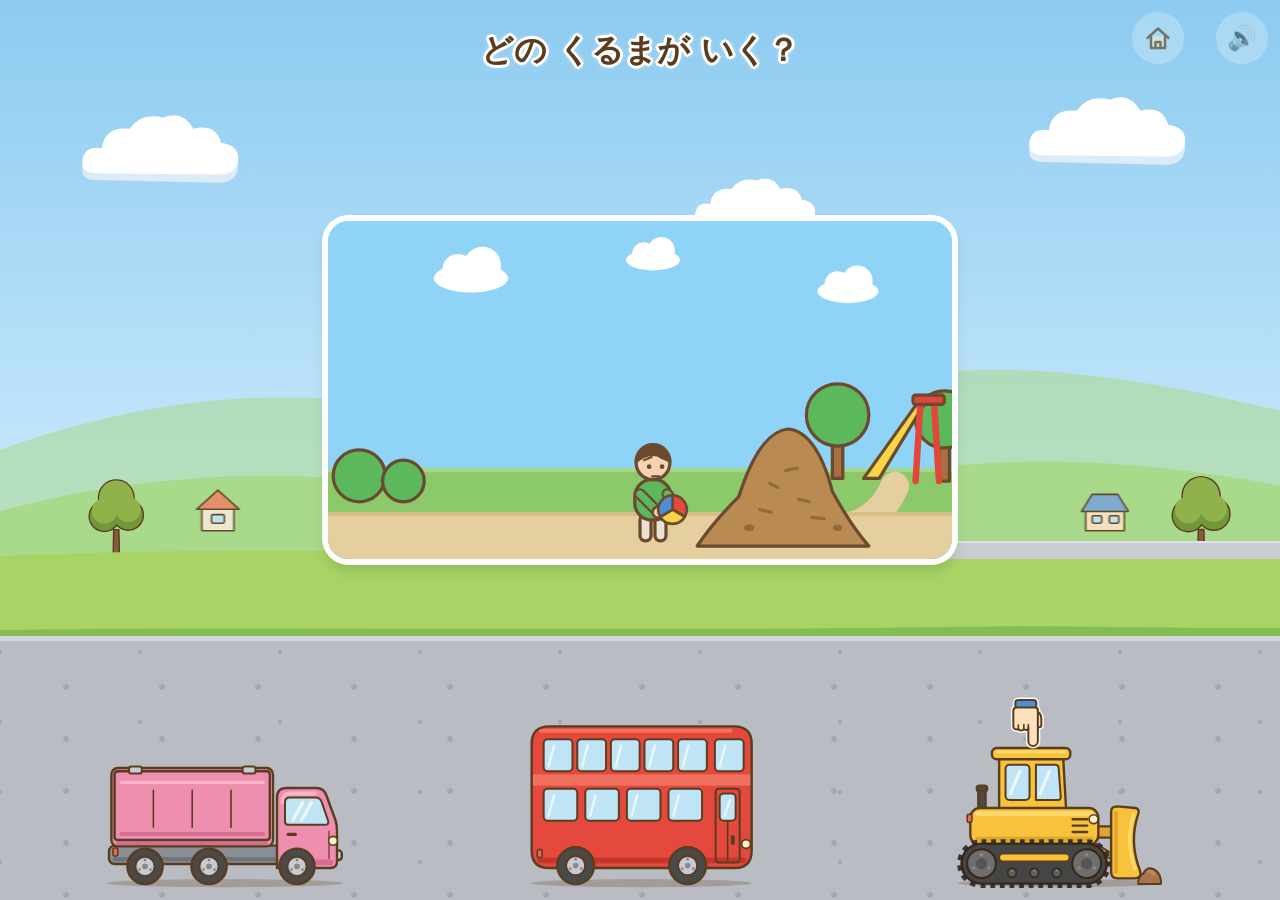
<file: games/04-shutsudou/index.html>
<!DOCTYPE html>
<html lang="ja">
<head>
  <meta charset="UTF-8">
  <!-- スマホやタブレットでもちょうどいい大きさで表示するための設定 -->
  <meta name="viewport" content="width=device-width, initial-scale=1.0, user-scalable=no">
  <title>しゅつどう！ どの くるま？</title>

  <!-- 全部のゲームで使う、共通の見た目（拡大を止める・大人用ボタン・指マーク・ぴょん・紙ふぶき） -->
  <link rel="stylesheet" href="../../shared/kuruma-base.css">

  <style>
    body {
      position: relative;            /* 背景・くるまは、この画面いっぱいの箱を基準に置く */
      background: #d8f0ff;           /* 空の色（背景が出るまでの、念のための色） */
    }

    /* =====================================================
       背景（晴れた日の空と、町はずれの丘。3本目と同じ作り）
         .scenery … 空・雲・丘・草地（道の上のはしまで）
         .road    … 道（選ぶ3台が並ぶ）
       道の上のはし --road-top は、JavaScript が場面と3台を並べるたびに計算して書く
       ===================================================== */
    .scenery {
      position: absolute;
      left: 0;
      right: 0;
      top: 0;
      height: calc(var(--road-top, 75vh) + 2px);   /* 道と 2px 重ねる（境目にすき間が出ないように） */
      overflow: hidden;
      --hills: min(max(33.4vw, 42%), 92%);
      background: linear-gradient(#8ccbf0 0%, #d8f0ff 100%);
    }
    @media (orientation: portrait) {
      .scenery { --hills: min(max(33.4vw, 56%), 92%); }
    }

    /* 雲：画面2つぶんの横長の帯に同じ並びを2回置き、とてもゆっくり左へ流す（CSS のアニメーションだけ） */
    .clouds {
      position: absolute;
      left: 0;
      top: 84px;
      width: 200%;
      height: max(60px, calc(100% - 84px - var(--hills) * 0.6));
      animation: kumo 160s linear infinite;
    }
    @keyframes kumo {
      from { transform: translateX(0); }
      to   { transform: translateX(-50%); }
    }
    .cloud {
      position: absolute;
      display: block;
      height: auto;
      aspect-ratio: 120 / 56;
    }
    .cloud-l { width: clamp(100px, 13vw, 200px); }
    .cloud-m { width: clamp(80px, 10vw, 150px); }
    @media (max-height: 500px) {
      .cloud-l { width: 76px; }
      .cloud-m { width: 60px; }
    }

    .hills {
      position: absolute;
      left: 0;
      bottom: 0;
      width: 100%;
      height: var(--hills);
      display: block;
    }

    /* 道（やさしい灰色に、上のふちの明るい線と、小さな点のでこぼこ。白線・矢印・文字はなし） */
    .road {
      position: absolute;
      left: 0;
      right: 0;
      top: var(--road-top, 75vh);
      bottom: 0;
      box-sizing: border-box;
      border-top: 5px solid #d3d6db;
      background-color: #b9bcc2;
      background-image:
        radial-gradient(circle, #a4a8ae 2.5px, rgba(164, 168, 174, 0) 3px),
        radial-gradient(circle, #a4a8ae 2px, rgba(164, 168, 174, 0) 2.5px);
      background-size: 96px 52px, 140px 70px;
      background-position: 18px 20px, 70px 46px;
      overflow: hidden;
    }

    /* 雲・木・家の形を1か所に書いておくための、見えない SVG */
    .svg-defs {
      position: absolute;
      width: 0;
      height: 0;
      overflow: hidden;
    }

    /* ===== 上の文字「どの くるまが いく？」（正解のあいだは、くるまの名前）。3本目と同じ置き方 =====
       広い画面：上から 30px、右上の2つのボタンを避けて、左右に 160px ずつあける
       せまい画面：ボタンの段より下（上から 92px） */
    .message {
      position: absolute;
      left: 0;
      right: 0;
      top: 30px;
      padding: 0 160px;
      font-size: clamp(18px, calc((100vw - 320px) / 12), 32px);
      line-height: 1.3;
      z-index: 2;
    }
    @media (max-width: 559.98px) {
      .message {
        top: 92px;
        padding: 0 12px;
        font-size: clamp(20px, 6vw, 32px);
      }
    }

    /* ヒントの文字：1行に入れる（せまい画面では JavaScript が文字を小さくする）。2つの大人用ボタンは右上にあるので、右を広くあける */
    .message[data-showing="hint"] {
      white-space: nowrap;
      padding: 0 160px 0 24px;
    }
    @media (max-width: 559.98px) {
      .message[data-showing="hint"] { padding: 0 12px; }
    }

    /* =====================================================
       場面の絵（「絵のまど」）と、場面の右へのびる細い道
         .scene       … 場面の箱（動かない）。角が丸く、白いふち。中に <svg> が1つ
         .scene-road  … 場面の地面の高さから、画面の右の外までのびる細い道
                        （走りさる くるまが、宙を走らないように）
       場面の <svg> には、3つの <g> が入っている：
         sc-base（ずっと同じ）・sc-before（こまっているときだけ）・sc-after（助けたあとだけ）
       <svg> に helped のクラスが付くと、before が消えて after が出る（opacity だけ、1回）
       ===================================================== */
    .scene {
      position: absolute;
      z-index: 1;
      overflow: hidden;
      background: #8fd3f6;
      box-shadow: 0 0 0 6px #ffffff, 0 8px 16px rgba(0, 0, 0, 0.18);
    }
    .scene-svg {
      display: block;
      width: 100%;
      height: 100%;
    }
    .sc-before { opacity: 1; transition: opacity 500ms ease; }
    .sc-after  { opacity: 0; transition: opacity 500ms ease; }
    .scene-svg.helped .sc-before { opacity: 0; }
    .scene-svg.helped .sc-after  { opacity: 1; }
    .scene-road {
      position: absolute;
      z-index: 1;
      box-sizing: border-box;
      background: #c9ccd1;
      border-top: 2px solid #dfe1e5;
      pointer-events: none;
    }

    /* =====================================================
       選ぶくるま
       選ぶくるま1台は、外から順に、次の箱を重ねる（それぞれ役目がちがう）。
         .choice       … 横の箱＝さわれる四角。左端に置いて、translateX だけで場所を決める（部品 mover）
         .choice-v     … 縦の箱。場面へ走っていくときの translateY だけ
         .car-frame    … 大きさの箱。横 310 × 縦 220 の枠。下のまん中を中心に scale
         .kuruma-hop   … はねる箱（ぴょん・えらんでね）
         .kuruma-tilt  … 首をかしげる箱
         <svg>         … 図鑑のくるまの絵
       ===================================================== */
    .field {
      position: absolute;
      left: 0;
      top: 0;
      right: 0;
      bottom: 0;
      overflow: hidden;              /* 右へ走りさるくるまで、横のスクロールが出ないように */
      pointer-events: none;          /* 空いているところは、画面全体の反応に任せる */
    }
    .choice {
      position: absolute;
      left: 0;
      pointer-events: auto;          /* さわれる四角 */
    }
    .choice.drive {
      z-index: 2;                    /* 走っていく・場面に入った正解は、場面より手前（紙ふぶき 3・大人用ボタン 4 より奥） */
    }
    .choice-v {
      position: absolute;
      left: 0;
      top: 0;
      right: 0;
      bottom: 0;
    }
    .car-frame {
      position: absolute;
      width: 310px;
      height: 220px;
      transform-origin: 50% 100%;    /* 下のまん中。大きさを変えても、地面から浮かない */
    }
    .car-frame > .kuruma-hop,
    .car-frame .kuruma-tilt {
      position: absolute;
      left: 0;
      top: 0;
      right: 0;
      bottom: 0;
    }
    .kuruma-tilt {
      transform-origin: 50% 100%;
    }
    /* 図鑑の絵を、枠の下そろえに置く（横は JavaScript が style で書く） */
    .car-frame .kuruma-car {
      top: auto;
      bottom: 0;
    }

    /* 動きを減らす設定では、雲の流れも、場面の入れかえの transition も止める */
    /* くるまに のっていく人・ひっぱられる くるま：助けたあとに ふわっと出る（opacity だけ） */
    .ride {
      position: absolute;
      pointer-events: none;
      opacity: 0;
      transition: opacity 500ms ease;
    }
    .ride.shown { opacity: 1; }
    .ride svg { display: block; overflow: visible; }

    @media (prefers-reduced-motion: reduce) {
      .ride { transition: none; }
      .clouds { animation: none; }
      .sc-before, .sc-after { transition: none; }
    }
  </style>
</head>
<body data-scene="ask" data-case="" data-answer="" data-hint="off">

  <!-- 雲・木・家の形（ここに1回だけ書いて、<use> で使う）。この SVG 自体は見えない -->
  <svg class="svg-defs" aria-hidden="true" focusable="false">
    <defs>
      <g id="bgTree">
        <g fill="#5a3d1e">
          <circle cx="-18" cy="-70" r="24"/>
          <circle cx="18" cy="-72" r="24"/>
          <circle cx="0" cy="-98" r="28"/>
        </g>
        <g fill="#74963a">
          <circle cx="-18" cy="-70" r="22"/>
          <circle cx="18" cy="-72" r="22"/>
        </g>
        <g fill="#8fb34a">
          <circle cx="-18" cy="-78" r="19"/>
          <circle cx="18" cy="-80" r="19"/>
          <circle cx="0" cy="-98" r="26"/>
        </g>
        <path d="M -5 0 L -4 -50 L 4 -50 L 5 0 Z" fill="#8a5a3c" stroke="#5a3d1e" stroke-width="2" stroke-linejoin="round"/>
      </g>
      <g id="bgHouseA" stroke="#5a3d1e" stroke-width="1.5" stroke-linejoin="round">
        <rect x="-15" y="-22" width="30" height="22" fill="#f6ead8"/>
        <path d="M -20 -20 L 0 -38 L 20 -20 Z" fill="#e88a6a"/>
        <rect x="-6" y="-15" width="12" height="8" rx="1.5" fill="#bfe4f5"/>
      </g>
      <g id="bgHouseB" stroke="#5a3d1e" stroke-width="1.5" stroke-linejoin="round">
        <rect x="-18" y="-20" width="36" height="20" fill="#fbe3c4"/>
        <path d="M -22 -18 L -12 -34 L 12 -34 L 22 -18 Z" fill="#7aa6d6"/>
        <rect x="-12" y="-14" width="9" height="7" rx="1.5" fill="#bfe4f5"/>
        <rect x="4" y="-14" width="9" height="7" rx="1.5" fill="#bfe4f5"/>
      </g>
      <g id="bgCloud">
        <path fill="#dcebf7"
              d="M 14 52 Q 2 52 4 42 Q 6 32 18 34 Q 20 18 38 20 Q 46 8 62 12 Q 76 6 84 20 Q 100 16 104 30 Q 118 32 116 44 Q 114 54 102 54 Z"/>
        <path fill="#ffffff"
              d="M 14 47 Q 2 47 4 37 Q 6 27 18 29 Q 20 13 38 15 Q 46 3 62 7 Q 76 1 84 15 Q 100 11 104 25 Q 118 27 116 39 Q 114 48 102 48 Z"/>
      </g>
    </defs>
  </svg>

  <!-- ===== 背景1：空と景色 ===== -->
  <div class="scenery" aria-hidden="true">
    <div class="clouds">
      <svg class="cloud cloud-l" viewBox="0 0 120 56" style="left: 3%; top: 8%;"><use href="#bgCloud"/></svg>
      <svg class="cloud cloud-m" viewBox="0 0 120 56" style="left: 27%; top: 30%;"><use href="#bgCloud"/></svg>
      <svg class="cloud cloud-l" viewBox="0 0 120 56" style="left: 40%; top: 2%;"><use href="#bgCloud"/></svg>
      <svg class="cloud cloud-l" viewBox="0 0 120 56" style="left: 53%; top: 8%;"><use href="#bgCloud"/></svg>
      <svg class="cloud cloud-m" viewBox="0 0 120 56" style="left: 77%; top: 30%;"><use href="#bgCloud"/></svg>
      <svg class="cloud cloud-l" viewBox="0 0 120 56" style="left: 90%; top: 2%;"><use href="#bgCloud"/></svg>
    </div>
    <svg class="hills" viewBox="0 0 1200 400" preserveAspectRatio="xMidYMax slice">
      <path fill="#a9d98b" opacity="0.55"
            d="M 0 225 C 150 170 300 160 440 198 C 560 232 660 210 760 176 C 880 136 1010 142 1200 188 L 1200 400 L 0 400 Z"/>
      <path fill="#a9d98b"
            d="M 0 282 C 140 244 280 240 420 262 C 560 286 700 272 820 250 C 960 224 1080 236 1200 258 L 1200 400 L 0 400 Z"/>
      <g opacity="0.92">
        <use href="#bgHouseA" transform="translate(205 300)"/>
        <use href="#bgHouseB" transform="translate(545 304)"/>
        <use href="#bgHouseA" transform="translate(815 300)"/>
        <use href="#bgHouseB" transform="translate(1035 300)"/>
      </g>
      <use href="#bgTree" transform="translate(110 330) scale(0.62)"/>
      <use href="#bgTree" transform="translate(690 330) scale(0.6)"/>
      <use href="#bgTree" transform="translate(1125 332) scale(0.66)"/>
      <path fill="#a8d465"
            d="M 0 324 C 220 314 420 322 600 320 C 800 318 1000 312 1200 322 L 1200 400 L 0 400 Z"/>
      <path fill="#86bd52"
            d="M 0 393 C 300 389 600 395 900 390 C 1000 388 1100 392 1200 391 L 1200 400 L 0 400 Z"/>
    </svg>
  </div>

  <!-- ===== 背景2：道（選ぶ3台が並ぶ） ===== -->
  <div class="road" aria-hidden="true"></div>

  <!-- 場面の右へのびる細い道（場面の箱より奥に置く。位置と大きさは JavaScript が書く） -->
  <div class="scene-road" id="sceneRoad" aria-hidden="true"></div>

  <!-- data-showing：いま出している文字の種類（title ＝ 「どの くるまが いく？」、name ＝ くるまの名前、hint ＝ ヒントの文字） -->
  <p class="kuruma-message message" id="message" data-showing="title">どの くるまが いく？</p>

  <!-- 大人用のボタン（どちらも2秒長押し）。トップ画面へ戻る・音を消す -->
  <button class="adult-btn home-btn" id="homeBtn" type="button" aria-label="もどる（2びょう ながおし）">
    <svg viewBox="0 0 26 26" aria-hidden="true" focusable="false">
      <g fill="none" stroke="#5a3d1e" stroke-width="2.5" stroke-linejoin="round" stroke-linecap="round">
        <path d="M 6 11.5 L 6 23 L 20 23 L 20 11.5" fill="#fff3c4"/>
        <path d="M 2.5 13 L 13 3.5 L 23.5 13"/>
        <path d="M 10.5 23 L 10.5 17 L 15.5 17 L 15.5 23"/>
      </g>
    </svg>
  </button>
  <button class="adult-btn mute-btn" id="muteBtn" type="button" aria-label="おとを けす（2びょう ながおし）">🔊</button>

  <!-- 選ぶ3台（JavaScript が作って、この中に入れる）。場面の箱は、この直前に JavaScript が入れる -->
  <div class="field" id="field"></div>

  <!-- 全部のゲームで使う、共通の部品（音 → BGM → さわる操作 → くるまの図鑑 → 動き → 3択 の順に読み込む） -->
  <script src="../../shared/kuruma-sound.js"></script>
  <script src="../../shared/kuruma-bgm.js"></script>
  <script src="../../shared/kuruma-touch.js"></script>
  <script src="../../shared/kuruma-cars.js"></script>
  <script src="../../shared/kuruma-stage.js"></script>
  <script src="../../shared/kuruma-choice.js"></script>

  <script>
    (function () {
      "use strict";

      var K = window.Kuruma;
      var C = K.choice;

      // =====================================================
      // 設定（数字を変えると動きが変わります）
      // =====================================================
      // 図鑑の24台（図鑑の順）。新しい6台（ホイールローダー・フォークリフト・ウイングトラック・カーキャリアー・
      // ゆうびんしゃ・しろバイ）のうち、場面の正解になるのは ホイールローダー・フォークリフト・ゆうびんしゃ。
      // ほかの3台は、まちがいの くるまとして出る
      var CAR_IDS = ["mixer", "dump", "bulldozer", "garbage", "shovel", "fire", "ambulance", "crane", "police",
                     "grader", "tanker", "tractor", "taxi", "tow", "sports", "roller", "bus", "doubledecker",
                     "loader", "forklift", "wingtruck", "carrier", "mail", "shirobai"];

      // 同じ3択に入れない組み合わせ：図鑑の主な色（color）が同じ2台。図鑑から作る（手で書かない）
      var COLOR_PAIRS = (function () {
        var list = [];
        for (var i = 0; i < CAR_IDS.length; i++) {
          for (var j = i + 1; j < CAR_IDS.length; j++) {
            if (K.cars.get(CAR_IDS[i]).color === K.cars.get(CAR_IDS[j]).color) list.push([CAR_IDS[i], CAR_IDS[j]]);
          }
        }
        return list;
      })();

      // くるまの枠と、画面の並べ方（3本目と同じ値と、新しく決めた値）
      var FRAME_W = 310;         // くるまの枠の横
      var FRAME_H = 220;         // くるまの枠の縦
      var SIDE = 12;             // 画面の左右のあき
      var BOTTOM = 12;           // 画面の下のあき
      var VGAP = 16;             // 場面と選ぶ3台のあいだ
      var CHOICE_MAX = 0.8;      // 選ぶくるまの率の上限
      var CHOICE_SHARE = 0.40;   // 選ぶくるまに使う高さの わりあい
      var SCENE_W = 480;         // 場面の絵の座標：横
      var SCENE_H = 260;         // 場面の絵の座標：縦
      var SCENE_GROUND = 250;    // 場面の地面（くるまのタイヤの下）の高さ
      var SCENE_MAX = 1.3;       // 場面の絵の率の上限
      var CAR_K = 0.6;           // 場面の中の くるまの大きさ（図鑑の枠の 0.6倍）
      var TIRE_GAP = 5;          // 図鑑の絵の、タイヤの下と枠の下の差（枠の y 215 と 220）
      var SPOT_LEFT = 107;       // くるまが止まる場所（枠のまん中の x）：左
      var SPOT_RIGHT = 373;      // 同：右
      var ADULT_BOTTOM = 76;     // 音を消しているときの大人用ボタン（64px）の下のはし
      var HOME_URL = "../../index.html";   // トップ画面

      // 動きの時間（ミリ秒）
      var DRIVE_IN = 900;        // 正解のくるまが、場面へ走っていく時間
      var HELP_DELAY = 300;      // 仕事を始めてから、場面が にっこりになるまで
      var HELP_HOLD = 1500;      // 仕事を始めてから、走りさるまで（どのくるまも同じ）
      var LEAVE_HOLD = 1500;     // 走りさりの時間（この長さで次の問題へ。走る時間はこれ以下）
      var SCENE_OUT = 300;       // 前の場面が ふわっと消える時間（走りさりの終わりの 0.3秒）
      var SCENE_IN = 400;        // 新しい場面が ふわっと出る時間
      var OTHER_FADE = 500;      // ほかの2台が ふわっと消える時間
      var OTHER_SINK = 6;        // 消えるとき、下へ沈む量（px）
      var MIN_LEAVE_TIME = 300;  // 走る時間の下限（画面が急に狭くなったときの逆走・音の切れを防ぐ）
      var ENTER_TIME = 1200;     // 入ってくる1台の移動の時間
      var ENTER_STAGGER = 150;   // 入ってくる3台の出発のずれ（右の台から）
      var ENTER_TOTAL = 1500;    // 入ってくるのに かかる時間
      var REDUCED_FADE = 450;    // 動きを減らす設定：行く・出るの ふわっと の時間（合わせて DRIVE_IN と同じ）
      var REDUCED_LEAVE = 500;   // 動きを減らす設定：走りさりの代わりに その場で消える時間
      var HINT_TEXT_DELAY = 8000;  // 問題が出てから、ヒントの文字を出すまで（さわっていても、いなくても同じ。1問に1回）
      var MIN_HINT_FONT = 14;    // ヒントの文字の大きさの下限（せまい画面では、横に入る大きさまで小さくする）
      var NUDGE_TIME = 8000;     // 2問目から：さわらないでいると「えらんでね」を1回出すまで
      var MIN_STEP = 40;         // 1歩の長さの最低（走る時間の計算のもと）
      var STEP_DIV = 6;          // 1歩の長さ ＝ 画面の横幅 ÷ これ
      var MSG_FADE = 250;        // 上の文字が消える時間・出る時間（それぞれ）
      var TITLE_TEXT = "どの くるまが いく？";   // ふだんの上の文字

      // =====================================================
      // 場面の絵を描く道具（SVG の文字を作る）
      //   ・座標は、場面の大きさ 横 480 × 縦 260 のなか
      //   ・id は使わない。色は fill・stroke の属性で付ける。グラデーションなし。文字・絵文字なし
      //   ・人は、足もとを (0, 0) にして、上に向かって y がマイナス（頭の中心は (0, -60)）
      // =====================================================
      var LN = "#6b4a2f";                                       // ふちの線の色
      var LNS = 'stroke="' + LN + '" stroke-width="2.5" stroke-linejoin="round" stroke-linecap="round"';
      var LNT = 'stroke="' + LN + '" stroke-width="2" stroke-linejoin="round" stroke-linecap="round"';   // 小さなもの用

      // 3つの層（ずっと同じ・こまっているとき・助けたあと）を1つにまとめる
      function layers(base, before, after) {
        return '<g class="sc-base">' + base + '</g><g class="sc-before">' + before + '</g><g class="sc-after">' + after + '</g>';
      }
      function sky() { return '<rect x="0" y="0" width="480" height="260" fill="#8fd3f6"/>'; }
      // 雲（線なし）。(x, y) は雲のまん中
      function cloud(x, y, s) {
        return '<g transform="translate(' + x + ' ' + y + ') scale(' + s + ')" fill="#ffffff">' +
          '<ellipse cx="0" cy="0" rx="26" ry="10"/><circle cx="-9" cy="-6" r="11"/><circle cx="8" cy="-9" r="13"/></g>';
      }
      // 草の地面（y から、場面の下の道の上まで）
      function grass(y) {
        return '<rect x="0" y="' + y + '" width="480" height="' + (250 - y) + '" fill="#8cc96b"/>' +
          '<rect x="0" y="' + y + '" width="480" height="3" fill="#a6d98a"/>';
      }
      // 場面の下のはしの道（くるまのタイヤの下 y 250 が のる）。右の外へのびる細い道と同じ色
      function road() {
        return '<rect x="0" y="246" width="480" height="14" fill="#c9ccd1"/><rect x="0" y="246" width="480" height="2.5" fill="#dfe1e5"/>';
      }
      // 歩道と道（okyakusan・basutei）
      function walk() {
        return '<rect x="0" y="192" width="480" height="12" fill="#8cc96b"/>' +
          '<rect x="0" y="204" width="480" height="42" fill="#d6d8dc"/><rect x="0" y="204" width="480" height="3" fill="#e8eaed"/>' +
          '<rect x="0" y="242" width="480" height="4" fill="#b4b8be"/>' + road();
      }
      // 小さな おうち（いぬごや・行きたい おうち）。(cx, by) は下のまん中、s は大きさ
      function house(cx, by, s) {
        return '<g ' + LNT + '>' +
          '<rect x="' + (cx - 12 * s) + '" y="' + (by - 16 * s) + '" width="' + (24 * s) + '" height="' + (16 * s) + '" fill="#f3e3d3"/>' +
          '<path d="M ' + (cx - 16 * s) + ' ' + (by - 14 * s) + ' L ' + cx + ' ' + (by - 30 * s) + ' L ' + (cx + 16 * s) + ' ' + (by - 14 * s) + ' Z" fill="#e0483c"/>' +
          '<rect x="' + (cx - 4.5 * s) + '" y="' + (by - 10 * s) + '" width="' + (9 * s) + '" height="' + (10 * s) + '" rx="' + (3 * s) + '" fill="#5a3d1e"/>' +
          '</g>';
      }
      // ふきだし（白）。(tx, ty) はしっぽの先
      function bubble(cx, cy, rx, ry, tx, ty) {
        var bx = cx + (tx - cx) * 0.35;
        var by = cy + ry * 0.75;
        return '<g ' + LNS + ' fill="#ffffff">' +
          '<path d="M ' + (bx - 9) + ' ' + by + ' L ' + tx + ' ' + ty + ' L ' + (bx + 9) + ' ' + by + ' Z"/>' +
          '<ellipse cx="' + cx + '" cy="' + cy + '" rx="' + rx + '" ry="' + ry + '"/></g>';
      }
      // ハート・星（助けたあとの、小さなごほうび）
      function heart(x, y, s) {
        return '<path d="M 0 5 C -9 -2 -7 -10 0 -5 C 7 -10 9 -2 0 5 Z" transform="translate(' + x + ' ' + y + ') scale(' + s + ')" fill="#f28ca6" ' + LNT + '/>';
      }
      function star(x, y, r) {
        var q = r * 0.3;
        return '<path d="M ' + x + ' ' + (y - r) + ' L ' + (x + q) + ' ' + (y - q) + ' L ' + (x + r) + ' ' + y + ' L ' + (x + q) + ' ' + (y + q) +
          ' L ' + x + ' ' + (y + r) + ' L ' + (x - q) + ' ' + (y + q) + ' L ' + (x - r) + ' ' + y + ' L ' + (x - q) + ' ' + (y - q) + ' Z" fill="#f7d548" ' + LNT + '/>';
      }
      // ごみぶくろ（まるい、きれいな色。中身は描かない）
      function bag(x, y, r, c) {
        var t = y - r * 0.92;
        return '<g stroke="' + LN + '" stroke-width="2" stroke-linejoin="round">' +
          '<ellipse cx="' + x + '" cy="' + y + '" rx="' + r + '" ry="' + (r * 0.92) + '" fill="' + c + '"/>' +
          '<path d="M ' + (x - 4) + ' ' + (t + 1) + ' L ' + (x - 7) + ' ' + (t - 5) + ' L ' + (x - 1) + ' ' + (t - 3) + ' L ' + (x + 3) + ' ' + (t - 6) + ' L ' + (x + 4) + ' ' + (t + 1) + ' Z" fill="' + c + '"/></g>';
      }
      // 足あと
      function paw(x, y) {
        return '<g fill="#7b5a3a"><ellipse cx="' + x + '" cy="' + y + '" rx="3" ry="2.4"/><circle cx="' + (x - 3.4) + '" cy="' + (y - 3.6) + '" r="1.3"/>' +
          '<circle cx="' + x + '" cy="' + (y - 4.6) + '" r="1.3"/><circle cx="' + (x + 3.4) + '" cy="' + (y - 3.6) + '" r="1.3"/></g>';
      }
      // しましまのボール（赤・黄・青）
      function ball(x, y, r) {
        var cols = ["#e5483c", "#f7d548", "#4a90d9"];
        var s = '<g ' + LNT + '>';
        for (var i = 0; i < 3; i++) {
          var a1 = (i * 120 - 90) * Math.PI / 180;
          var a2 = ((i + 1) * 120 - 90) * Math.PI / 180;
          s += '<path d="M ' + x + ' ' + y + ' L ' + (x + r * Math.cos(a1)).toFixed(1) + ' ' + (y + r * Math.sin(a1)).toFixed(1) +
            ' A ' + r + ' ' + r + ' 0 0 1 ' + (x + r * Math.cos(a2)).toFixed(1) + ' ' + (y + r * Math.sin(a2)).toFixed(1) + ' Z" fill="' + cols[i] + '"/>';
        }
        return s + '</g>';
      }
      // あみ（格子の細い線）
      function net(x0, y0, x1, y1, step) {
        var d = "";
        var v;
        for (v = x0; v <= x1; v += step) d += "M " + v + " " + y0 + " L " + v + " " + y1 + " ";
        for (v = y0; v <= y1; v += step) d += "M " + x0 + " " + v + " L " + x1 + " " + v + " ";
        return '<path d="' + d + '" fill="none" stroke="#6e737a" stroke-width="1.2" opacity="0.75"/>';
      }
      // まるい木（根もと (x, by)）
      function roundTree(x, by, r) {
        return '<g ' + LNS + '><rect x="' + (x - 4) + '" y="' + (by - 32) + '" width="8" height="32" fill="#a8703f"/>' +
          '<circle cx="' + x + '" cy="' + (by - 32 - r * 0.7) + '" r="' + r + '" fill="#5cb85c"/></g>';
      }

      // ----- 人（足もとが (0, 0)）。体と頭と髪は base、腕と顔は before／after に分ける -----
      //   o … { shirt, pants, skin, hair, hat, legs }
      function hBody(o) {
        var skin = o.skin || "#f6d2b0";
        var pants = o.pants || "#5b78b8";
        var s = '<g ' + LNS + '>';
        if (o.legs !== false) {
          s += '<rect x="-10" y="-20" width="8.5" height="20" rx="4" fill="' + pants + '"/>' +
               '<rect x="1.5" y="-20" width="8.5" height="20" rx="4" fill="' + pants + '"/>';
        }
        s += '<rect x="-14" y="-47" width="28" height="31" rx="13" fill="' + o.shirt + '"/>';
        s += '<circle cx="0" cy="-60" r="13" fill="' + skin + '"/>';
        if (o.hat) {
          s += '<path d="M -14 -62 Q -14 -81 0 -81 Q 14 -81 14 -62 Z" fill="' + o.hat + '"/>' +
               '<rect x="-16" y="-67" width="32" height="6" rx="3" fill="#2f4f85"/>';
        } else {
          s += '<path d="M -13 -61 A 13 13 0 0 1 13 -61 Q 0 -72 -13 -61 Z" fill="' + (o.hair || "#6b4a2f") + '"/>';
        }
        return s + '</g>';
      }
      // 太い、丸みのある腕・足（ふちどり付き）
      function limb(x1, y1, x2, y2, col) {
        var d = 'M ' + x1 + ' ' + y1 + ' L ' + x2 + ' ' + y2;
        return '<g fill="none" stroke-linecap="round"><path d="' + d + '" stroke="' + LN + '" stroke-width="9"/><path d="' + d + '" stroke="' + col + '" stroke-width="5.6"/></g>';
      }
      function hArm(x1, y1, x2, y2, col, skin) {
        return limb(x1, y1, x2, y2, col) +
          '<circle cx="' + x2 + '" cy="' + y2 + '" r="4.3" fill="' + (skin || "#f6d2b0") + '" ' + LNT + '/>';
      }
      // 顔：mood は "sad"（少しこまった）・"calm"（おだやか）・"happy"（にっこり）。lx・ly は目の向き
      function hFace(mood, lx, ly) {
        lx = lx || 0;
        ly = ly || 0;
        var e1 = -5 + lx;
        var e2 = 5 + lx;
        var ey = -57 + ly;
        var s = '<g stroke="' + LN + '" stroke-linecap="round" stroke-linejoin="round" fill="none">';
        if (mood === "happy") {
          s += '<path d="M ' + (e1 - 3) + ' ' + (ey + 1) + ' Q ' + e1 + ' ' + (ey - 4) + ' ' + (e1 + 3) + ' ' + (ey + 1) + '" stroke-width="2"/>' +
               '<path d="M ' + (e2 - 3) + ' ' + (ey + 1) + ' Q ' + e2 + ' ' + (ey - 4) + ' ' + (e2 + 3) + ' ' + (ey + 1) + '" stroke-width="2"/>' +
               '<path d="M ' + (lx - 4) + ' ' + (ey + 7) + ' Q ' + lx + ' ' + (ey + 12) + ' ' + (lx + 4) + ' ' + (ey + 7) + '" stroke-width="2"/>' +
               '<circle cx="' + (e1 - 4) + '" cy="' + (ey + 7) + '" r="3" fill="#f4a6a6" stroke="none" opacity="0.6"/>' +
               '<circle cx="' + (e2 + 4) + '" cy="' + (ey + 7) + '" r="3" fill="#f4a6a6" stroke="none" opacity="0.6"/>';
        } else {
          s += '<circle cx="' + e1 + '" cy="' + ey + '" r="1.8" fill="' + LN + '" stroke="none"/>' +
               '<circle cx="' + e2 + '" cy="' + ey + '" r="1.8" fill="' + LN + '" stroke="none"/>' +
               '<path d="M ' + (lx - 2.5) + ' ' + (ey + 7.5) + ' L ' + (lx + 2.5) + ' ' + (ey + 7.5) + '" stroke-width="1.8"/>';
          if (mood === "sad") {
            // まゆを少しだけ ハの字に
            s += '<path d="M ' + (e1 - 4) + ' ' + (ey - 5) + ' L ' + (e1 + 2) + ' ' + (ey - 7.5) + '" stroke-width="1.6"/>' +
                 '<path d="M ' + (e2 - 2) + ' ' + (ey - 7.5) + ' L ' + (e2 + 4) + ' ' + (ey - 5) + '" stroke-width="1.6"/>';
          }
        }
        return s + '</g>';
      }
      // 人を (x, y) に、大きさ s で置く
      function P(x, y, s, inner) {
        return '<g transform="translate(' + x + ' ' + y + ') scale(' + s + ')">' + inner + '</g>';
      }

      // ----- くるまに のっていく人（お客さん・バスていの みんな）-----
      //   場面（まっているところ）と、くるまの まどの中（のったところ）で、同じ服・同じ髪にする
      var OKYAKU_LOOK = { shirt: "#f7d548", pants: "#4a90d9" };
      var BUS_PPL = [      // おとな2人（s 1.0）・こども2人（s 0.78）
        { x: 306, s: 1.0,  o: { shirt: "#f0807f", pants: "#5b78b8", hair: "#4a3326" } },
        { x: 346, s: 0.78, o: { shirt: "#f7d548", pants: "#7a8f5a", hair: "#6b4a2f", skin: "#e9b98f" } },
        { x: 388, s: 1.0,  o: { shirt: "#4a90d9", pants: "#6b5a4a", hair: "#4a3326", skin: "#e9b98f" } },
        { x: 432, s: 0.78, o: { shirt: "#5cb85c", pants: "#5b78b8", hair: "#6b4a2f" } }
      ];
      // くるまの まど（図鑑の絵の座標：x, y, 横, 縦, 角の丸み）。のる人の顔は、ここに重ねて、まどの形で切りとる。
      // 並びは、のる人の順（おとな・こども・おとな・こども）に合わせる
      var RIDE_WINDOWS = {
        taxi: [[97, 108, 34, 28, 6]],                                                        // うしろのドアの窓
        bus: [[40, 74, 31, 48, 5], [76, 74, 31, 48, 5], [112, 74, 31, 48, 5], [148, 74, 31, 48, 5]],
        doubledecker: [[82, 96, 42, 40, 5], [72, 34, 36, 40, 5], [134, 96, 42, 40, 5], [156, 34, 36, 40, 5]]   // 下・上・下・上
      };
      // まどの中の人1人（上半身。まどの形で切りとる。clipPath の id は uid で作るたびに変える）
      function riderSvg(win, who, uid) {
        var kid = who.s < 1;
        var sc = kid ? 0.62 : 0.8;
        var cx = win[0] + win[2] / 2;
        var cy = win[1] + win[3] * (kid ? 0.6 : 0.46);        // 頭のまん中
        var o = {};
        for (var k in who.o) o[k] = who.o[k];
        o.legs = false;
        return '<clipPath id="' + uid + '"><rect x="' + (win[0] + 1.25) + '" y="' + (win[1] + 1.25) + '" width="' + (win[2] - 2.5) + '" height="' + (win[3] - 2.5) + '" rx="' + win[4] + '"/></clipPath>' +
          '<g clip-path="url(#' + uid + ')"><g transform="translate(' + cx + ' ' + (cy + 60 * sc) + ') scale(' + sc + ')">' +
          hBody(o) + hFace("happy", -1) + '</g></g>';
      }

      // ----- 動物の顔（ねこ・こいぬ）の小さな道具 -----
      function dotEyes(x1, x2, y) {
        return '<circle cx="' + x1 + '" cy="' + y + '" r="1.7" fill="' + LN + '"/><circle cx="' + x2 + '" cy="' + y + '" r="1.7" fill="' + LN + '"/>';
      }
      function sadBrows(x1, x2, y) {
        return '<path d="M ' + (x1 - 4) + ' ' + (y - 3) + ' L ' + (x1 + 1.5) + ' ' + (y - 5) + ' M ' + (x2 - 1.5) + ' ' + (y - 5) + ' L ' + (x2 + 4) + ' ' + (y - 3) +
          '" fill="none" stroke="' + LN + '" stroke-width="1.5" stroke-linecap="round"/>';
      }
      function happyEyes(x1, x2, y) {
        return '<path d="M ' + (x1 - 3) + ' ' + (y + 1) + ' Q ' + x1 + ' ' + (y - 3.5) + ' ' + (x1 + 3) + ' ' + (y + 1) +
          ' M ' + (x2 - 3) + ' ' + (y + 1) + ' Q ' + x2 + ' ' + (y - 3.5) + ' ' + (x2 + 3) + ' ' + (y + 1) +
          '" fill="none" stroke="' + LN + '" stroke-width="1.9" stroke-linecap="round"/>';
      }
      function smile(x, y) {
        return '<path d="M ' + (x - 4) + ' ' + y + ' Q ' + x + ' ' + (y + 5) + ' ' + (x + 4) + ' ' + y + '" fill="none" stroke="' + LN + '" stroke-width="1.9" stroke-linecap="round"/>';
      }
      function cheeks(x1, x2, y) {
        return '<circle cx="' + (x1 - 4) + '" cy="' + y + '" r="2.8" fill="#f4a6a6" opacity="0.6"/><circle cx="' + (x2 + 4) + '" cy="' + y + '" r="2.8" fill="#f4a6a6" opacity="0.6"/>';
      }

      // =====================================================
      // 場面12こ（SCENES）
      //   id      … 場面の名前（<body data-case>）
      //   answers … 助けられる くるま（図鑑の名前）。2台のときは、1問に1台だけ正解として出す
      //   exclude … その場面の まちがいの くるまに入れない くるま（助けられそうに見えるもの）
      //   spot    … 正解のくるまが止まる側（left／right）
      //   draw(uid) … 場面の絵（3つの層）の SVG の文字を返す。uid は作るたびにちがう先頭
      //               （clipPath などの id が要るときだけ使う。いまは使っていない）
      // 場面を足すときは、ここに1つ足して、その場面の draw 関数を書くだけ
      // =====================================================

      // ----- 1. neko：高い木の ねこ（くるまは左 → 木は右） -----
      function drawNeko() {
        var base = sky() + cloud(110, 44, 1.1) + cloud(250, 30, 0.8) + cloud(60, 98, 0.7) + grass(226) + road() +
          '<g ' + LNS + '>' +
          '<path d="M 328 250 Q 336 190 334 120 Q 334 84 346 70 L 368 70 Q 376 86 374 120 Q 372 190 380 250 Z" fill="#a8703f"/>' +
          '<path d="M 338 112 Q 280 112 216 98 L 204 99 L 206 108 Q 280 128 338 132 Z" fill="#a8703f"/>' +
          '<circle cx="316" cy="58" r="26" fill="#4aa14a"/><circle cx="392" cy="62" r="26" fill="#4aa14a"/>' +
          '<circle cx="352" cy="44" r="30" fill="#5cb85c"/><circle cx="338" cy="76" r="20" fill="#5cb85c"/>' +
          '<circle cx="372" cy="78" r="18" fill="#4aa14a"/></g>';
        // えだの上に しっかり すわる ねこ（ぶら下がらない）。しっぽは えだの下へ たれる
        var before = '<g ' + LNT + '>' +
          '<path d="M 246 96 Q 264 100 262 124" fill="none" stroke="' + LN + '" stroke-width="9"/>' +
          '<path d="M 246 96 Q 264 100 262 124" fill="none" stroke="#f5b556" stroke-width="5.4"/>' +
          '<ellipse cx="236" cy="88" rx="12" ry="15" fill="#f5b556"/>' +
          '<circle cx="236" cy="66" r="12" fill="#f5b556"/>' +
          '<path d="M 226 58 L 227 46 L 235 55 Z M 246 58 L 245 46 L 237 55 Z" fill="#f5b556"/></g>' +
          dotEyes(231, 241, 66) + sadBrows(231, 241, 66) +
          '<ellipse cx="236" cy="70" rx="1.8" ry="1.3" fill="#e88a8a"/>' +
          '<path d="M 233.5 74 L 238.5 74" stroke="' + LN + '" stroke-width="1.6" stroke-linecap="round"/>';
        // 木の下の地面に おりて、しっぽを ぴんと立てて にっこり。小さなハート
        var after = '<ellipse cx="300" cy="248" rx="21" ry="4" fill="#3d7a3a" opacity="0.18"/>' +
          '<g ' + LNT + '>' +
          '<path d="M 313 236 Q 332 232 326 208" fill="none" stroke="' + LN + '" stroke-width="9"/>' +
          '<path d="M 313 236 Q 332 232 326 208" fill="none" stroke="#f5b556" stroke-width="5.4"/>' +
          '<ellipse cx="300" cy="231" rx="14" ry="15" fill="#f5b556"/>' +
          '<ellipse cx="291" cy="246" rx="6" ry="3.5" fill="#f5b556"/><ellipse cx="309" cy="246" rx="6" ry="3.5" fill="#f5b556"/>' +
          '<circle cx="300" cy="207" r="12" fill="#f5b556"/>' +
          '<path d="M 290 199 L 291 187 L 299 196 Z M 310 199 L 309 187 L 301 196 Z" fill="#f5b556"/></g>' +
          happyEyes(295, 305, 207) + smile(300, 211) + cheeks(295, 305, 212) +
          heart(276, 192, 1.3);
        return layers(base, before, after);
      }

      // ----- 2. obaachan：休んでいる おばあちゃん（くるまは左 → 1階建ての おうちは右） -----
      //   1階建ての おうち。大きな まど（へやの中が見える）に、おばあちゃんを大きく描く
      function drawObaachan() {
        var HAIR = "#cfcfd4";
        var base = sky() + cloud(110, 50, 1.1) + cloud(150, 104, 0.7) + grass(226) + road() +
          // おうち：ひくい やね・かべ・大きな まど（中は へや）・とびら
          '<g ' + LNS + '>' +
          '<rect x="206" y="110" width="268" height="136" fill="#f3e3d3"/>' +
          '<path d="M 202 114 L 340 52 L 478 114 Z" fill="#e07a5f"/>' +
          '<rect x="446" y="192" width="22" height="54" rx="3" fill="#c28a5a"/>' +
          '<circle cx="462" cy="220" r="1.8" fill="#6b4a2f" stroke="none"/>' +
          '<rect x="218" y="122" width="212" height="104" fill="#fff3d6" stroke="#8a5a3a" stroke-width="6"/>' +
          '<rect x="221" y="205" width="206" height="18" fill="#e8d3a8" stroke="none"/>' +
          '<rect x="210" y="226" width="224" height="8" rx="2" fill="#8a5a3a"/>' +
          // 手前の やぶ
          '<circle cx="214" cy="240" r="14" fill="#5cb85c"/><circle cx="234" cy="245" r="11" fill="#4aa14a"/></g>';
        // ふとんに寝て、おでこに青い氷のう。目はおだやかに とじている（つらそうな顔にしない）。あたまは大きく
        var before = '<rect x="236" y="182" width="178" height="26" rx="12" fill="#e3b98a" ' + LNS + '/>' +
          '<rect x="244" y="150" width="64" height="32" rx="13" fill="#ffffff" ' + LNS + '/>' +
          // 頭は、よこになる：あたまの上（髪・氷のう）が左、あごが右（ふとんの方）
          '<g transform="rotate(-90 276 158)">' +
          '<g ' + LNS + '>' +
          '<circle cx="276" cy="158" r="23" fill="#e9b98f"/>' +
          '<path d="M 253 154 A 23 23 0 0 1 299 154 Q 276 138 253 154 Z" fill="' + HAIR + '"/>' +
          '<ellipse cx="276" cy="141" rx="16" ry="9" fill="#6fb4e8"/></g>' +
          '<path d="M 264 140 Q 276 134 288 140" fill="none" stroke="#ffffff" stroke-width="1.8" stroke-linecap="round"/>' +
          '<path d="M 264 160 Q 268 164 272 160 M 280 160 Q 284 164 288 160 M 270 171 Q 276 174 282 171" fill="none" stroke="' + LN + '" stroke-width="2" stroke-linecap="round"/></g>' +
          '<rect x="294" y="170" width="120" height="38" rx="15" fill="#d4a373" ' + LNS + '/>' +
          '<path d="M 296 182 Q 296 170 310 170 L 404 170" fill="none" stroke="#ffffff" stroke-width="5" stroke-linecap="round"/>';
        // ふとんの上に すわって、目をあけて にっこり。手をふる。氷のうはなし。そばに小さな花
        var after = '<g ' + LNS + '>' +
          '<rect x="262" y="168" width="52" height="42" rx="20" fill="#e8a0a0"/>' +
          '<circle cx="288" cy="148" r="23" fill="#e9b98f"/>' +
          '<path d="M 265 144 A 23 23 0 0 1 311 144 Q 288 128 265 144 Z" fill="' + HAIR + '"/></g>' +
          hArm(306, 180, 330, 154, "#e8a0a0", "#e9b98f") +
          '<path d="M 277 150 Q 281 144 285 150 M 291 150 Q 295 144 299 150" fill="none" stroke="' + LN + '" stroke-width="2" stroke-linecap="round"/>' +
          '<path d="M 282 158 Q 288 164 294 158" fill="none" stroke="' + LN + '" stroke-width="2" stroke-linecap="round"/>' +
          '<circle cx="272" cy="157" r="3.4" fill="#f4a6a6" opacity="0.6"/><circle cx="304" cy="157" r="3.4" fill="#f4a6a6" opacity="0.6"/>' +
          '<rect x="252" y="186" width="124" height="22" rx="11" fill="#d4a373" ' + LNS + '/>' +
          '<path d="M 256 194 Q 256 186 266 186 L 366 186" fill="none" stroke="#ffffff" stroke-width="4" stroke-linecap="round"/>' +
          '<g ' + LNT + '><rect x="394" y="190" width="16" height="15" rx="3" fill="#6fb4e8"/>' +
          '<path d="M 402 190 L 402 178" fill="none"/>' +
          '<ellipse cx="395" cy="181" rx="6" ry="3" fill="#5cb85c" transform="rotate(-25 395 181)"/>' +
          '<circle cx="402" cy="173" r="7" fill="#e8506c"/><circle cx="402" cy="173" r="2.4" fill="#f7d548" stroke="none"/></g>';
        return layers(base, before, after);
      }

      // ----- 3. koinu：まよった こいぬ（くるまは左 → こいぬは右） -----
      function drawKoinu() {
        var base = sky() + cloud(110, 44, 1.1) + cloud(250, 30, 0.8) + cloud(440, 52, 0.9) +
          '<path d="M 190 222 L 200 200 Q 300 100 480 138 L 480 250 L 190 250 Z" fill="#9ed37e"/>' +
          '<path d="M 0 214 Q 120 200 240 212 Q 360 224 480 206 L 480 250 L 0 250 Z" fill="#8cc96b"/>' +
          // 分かれ道（土の道）。1本は遠くのおうちへ
          '<g fill="none" stroke="#e6cf9e" stroke-linecap="round">' +
          '<path d="M 330 252 L 330 224" stroke-width="40" stroke-linecap="butt"/>' +
          '<path d="M 330 226 Q 372 214 392 178 Q 404 154 400 136" stroke-width="15"/>' +
          '<path d="M 326 228 Q 286 214 236 216" stroke-width="16"/></g>' +
          road() +
          // 遠くの おうち（ふきだしの おうちと、同じ形・同じ色）
          house(399, 134, 0.62);
        var before = bubble(330, 148, 38, 34, 332, 188) +
          house(330, 171, 1.5) +
          // こいぬ（クリーム色）。しっぽは すこし下
          '<g ' + LNT + '>' +
          '<path d="M 314 242 Q 304 244 302 236" fill="none" stroke="' + LN + '" stroke-width="8"/>' +
          '<path d="M 314 242 Q 304 244 302 236" fill="none" stroke="#e9c88f" stroke-width="4.6"/>' +
          '<ellipse cx="330" cy="235" rx="15" ry="14" fill="#e9c88f"/>' +
          '<ellipse cx="316" cy="212" rx="6" ry="11" fill="#a0693a"/><ellipse cx="344" cy="212" rx="6" ry="11" fill="#a0693a"/>' +
          '<circle cx="330" cy="212" r="14" fill="#e9c88f"/></g>' +
          dotEyes(325, 335, 210) + sadBrows(325, 335, 210) +
          '<ellipse cx="330" cy="216" rx="3" ry="2.2" fill="#4a3326"/>' +
          '<path d="M 327 221 L 333 221" stroke="' + LN + '" stroke-width="1.6" stroke-linecap="round"/>';
        // おまわりさん（青い服・青いぼうし。印・文字なし）が おうちの方を指す。足あとが おうちへ
        var pawList = [[354, 226], [364, 216], [376, 207], [386, 194], [393, 180], [398, 164], [402, 150]];
        var paws = "";
        for (var i = 0; i < pawList.length; i++) paws += paw(pawList[i][0], pawList[i][1]);
        var after = paws +
          P(262, 246, 1, hBody({ shirt: "#3f6fb5", pants: "#3a5a96", hat: "#3f6fb5" }) +
            hArm(-11, -38, -17, -18, "#3f6fb5") + hArm(11, -40, 36, -58, "#3f6fb5") + hFace("happy")) +
          // こいぬは しっぽを立てて にっこり
          '<g ' + LNT + '>' +
          '<path d="M 344 238 Q 360 234 355 214" fill="none" stroke="' + LN + '" stroke-width="9"/>' +
          '<path d="M 344 238 Q 360 234 355 214" fill="none" stroke="#e9c88f" stroke-width="5"/>' +
          '<ellipse cx="330" cy="235" rx="15" ry="14" fill="#e9c88f"/>' +
          '<ellipse cx="316" cy="212" rx="6" ry="11" fill="#a0693a"/><ellipse cx="344" cy="212" rx="6" ry="11" fill="#a0693a"/>' +
          '<circle cx="330" cy="212" r="14" fill="#e9c88f"/></g>' +
          happyEyes(325, 335, 209) + '<ellipse cx="330" cy="215" rx="3" ry="2.2" fill="#4a3326"/>' + smile(330, 219) + cheeks(325, 335, 216);
        return layers(base, before, after);
      }

      // ----- 4. nimotsu：大きな にもつ（くるまは左 → ビルは右） -----
      function drawNimotsu() {
        function crate(x, y) {
          return '<g ' + LNS + '><rect x="' + x + '" y="' + y + '" width="40" height="36" fill="#d4a15a"/>' +
            '<path d="M ' + x + ' ' + y + ' L ' + (x + 40) + ' ' + (y + 36) + ' M ' + (x + 10) + ' ' + y + ' L ' + (x + 10) + ' ' + (y + 36) + '" fill="none" stroke-width="2"/></g>';
        }
        var win = "";
        var wx = [302, 346, 390, 434];
        for (var i = 0; i < wx.length; i++) {
          win += '<rect x="' + wx[i] + '" y="114" width="28" height="26" rx="4" fill="#9bd0ee"/><rect x="' + wx[i] + '" y="158" width="28" height="26" rx="4" fill="#9bd0ee"/>';
        }
        var base = sky() + cloud(120, 44, 1.1) + cloud(220, 90, 0.7) + grass(226) + road() +
          '<g ' + LNS + '><rect x="290" y="100" width="180" height="146" fill="#f3e3d3"/>' +
          '<rect x="284" y="92" width="192" height="9" rx="2" fill="#9aa1a8"/>' + win +
          '<rect x="366" y="198" width="28" height="48" rx="3" fill="#c28a5a"/></g>';
        // 箱を持ち上げたい：屋上の点線のわくと、そこへ向かう点線の矢印（文字なし）
        var before = crate(222, 212) +
          '<rect x="330" y="56" width="40" height="36" fill="none" stroke="' + LN + '" stroke-width="2.5" stroke-dasharray="6 5"/>' +
          '<path d="M 250 204 Q 270 118 322 82" fill="none" stroke="' + LN + '" stroke-width="2.5" stroke-dasharray="6 5" stroke-linecap="round"/>' +
          '<path d="M 326 79 L 319.6 90.7 L 312.8 80.9 Z" fill="' + LN + '" ' + LNT + '/>' +
          P(290, 246, 1, hBody({ shirt: "#f0807f" }) + hArm(11, -38, 16, -20, "#f0807f") + hArm(-11, -38, -25, -23, "#f0807f") + hFace("sad", -2, -1.5));
        // 箱が屋上の わくの中に のって、人が両手を上げて にっこり
        var after = crate(330, 56) +
          P(290, 246, 1, hBody({ shirt: "#f0807f" }) + hArm(-11, -40, -25, -66, "#f0807f") + hArm(11, -40, 25, -66, "#f0807f") + hFace("happy"));
        return layers(base, before, after);
      }

      // ----- 5. gomi：ごみが いっぱいの ごみおきば（くるまは右 → ごみおきばは左） -----
      function drawGomi() {
        var base = sky() + cloud(120, 44, 1.1) + cloud(330, 30, 0.8) + cloud(440, 80, 0.7) +
          '<rect x="0" y="226" width="480" height="34" fill="#c9ccd1"/><rect x="0" y="226" width="480" height="3" fill="#dfe1e5"/>' +
          '<g ' + LNS + '>' +
          '<rect x="34" y="118" width="172" height="128" fill="#dfe3e8" stroke="none"/>' +
          '<rect x="34" y="118" width="172" height="20" fill="#c4c8ce" stroke="none"/>' +
          '<rect x="28" y="112" width="8" height="134" fill="#7b7f87"/><rect x="204" y="112" width="8" height="134" fill="#7b7f87"/>' +
          '<path d="M 22 124 L 218 98 L 218 110 L 22 136 Z" fill="#8f949c"/></g>';
        var meshNet = net(38, 128, 204, 246, 12);
        // ごみぶくろが山もり（中身・よごれは描かない）
        var cols = ["#ffffff", "#bfe3f5", "#cfe8c0"];
        var rows = [[228, [62, 96, 130, 164], 17], [202, [80, 114, 148, 182], 17], [176, [96, 132, 168], 16], [152, [114, 150], 15]];
        var bags = "";
        var n = 0;
        for (var r = 0; r < rows.length; r++) {
          for (var k = 0; k < rows[r][1].length; k++) {
            bags += bag(rows[r][1][k], rows[r][0], rows[r][2], cols[n % 3]);
            n++;
          }
        }
        var before = bags + meshNet +
          bag(228, 232, 12, "#ffffff") +
          P(252, 246, 1, hBody({ shirt: "#4a90d9", pants: "#5b6f9a" }) + hArm(11, -38, 17, -18, "#4a90d9") + hArm(-11, -38, -24, -26, "#4a90d9") + hFace("sad", -2));
        // からっぽで きれい。小さな星が ふわっと出て、そのまま。ふくろは地面に
        var after = meshNet + star(70, 160, 9) + star(140, 138, 8) + star(182, 190, 9) +
          bag(226, 236, 12, "#ffffff") +
          P(252, 246, 1, hBody({ shirt: "#4a90d9", pants: "#5b6f9a" }) + hArm(-11, -38, -17, -18, "#4a90d9") + hArm(11, -40, 25, -60, "#4a90d9") + hFace("happy", -1));
        return layers(base, before, after);
      }

      // ----- 6. koshou：こしょうした くるま（くるまは右 → こしょうした くるまは左）。助けたあと、いっしょに ひっぱって行く -----
      // 小さな丸い くるま（実在の車種に似せない）。後ろの下のはしが (0, 0)、前は右。長さ 170
      function koshouCar(open) {
        var s = '<g ' + LNS + '>' +
          '<path d="M 2 -10 L 2 -30 Q 2 -36 10 -36 L 160 -36 Q 170 -36 170 -26 L 170 -10 Q 170 -6 164 -6 L 8 -6 Q 2 -6 2 -10 Z" fill="#d7e88f"/>' +
          '<path d="M 38 -36 Q 44 -62 66 -62 L 108 -62 Q 122 -62 128 -36 Z" fill="#d7e88f"/>' +
          '<path d="M 48 -38 Q 52 -56 68 -56 L 84 -56 L 84 -38 Z M 90 -56 L 106 -56 Q 116 -56 120 -38 L 90 -38 Z" fill="#bfe4f5" stroke-width="2"/>' +
          '<rect x="1" y="-26" width="5" height="8" rx="2" fill="#e86a5a" stroke-width="1.5"/>';
        if (open) {
          // ボンネットが大きく あいている（けむり・火花・へこみはなし）
          s += '<path d="M 130 -36 L 168 -36 L 168 -31 L 130 -31 Z" fill="#6e737a" stroke="none"/>' +
               '<path d="M 124 -34 L 150 -76 L 160 -70 L 134 -32 Z" fill="#c5d87a"/>';
        } else {
          s += '<path d="M 128 -36 L 128 -10" fill="none" stroke-width="1.8"/>';
        }
        s += '<circle cx="164" cy="-24" r="5" fill="#fff3c4" stroke-width="2"/>' +
             '<circle cx="36" cy="-14" r="15" fill="#4a4a4a"/><circle cx="36" cy="-14" r="6" fill="#c8ccd0" stroke-width="2"/>' +
             '<circle cx="134" cy="-14" r="15" fill="#4a4a4a"/><circle cx="134" cy="-14" r="6" fill="#c8ccd0" stroke-width="2"/></g>';
        return s;
      }
      // レッカーしゃに つながれた くるま（前が少し上がる。ボンネットは閉じる）。場面の座標で描く
      function towedCar() {
        return '<g transform="translate(136 248) rotate(-12 36 0)">' + koshouCar(false) + '</g>';
      }
      function drawKoshou() {
        var base = sky() + cloud(300, 46, 1.1) + cloud(150, 84, 0.8) + cloud(420, 90, 0.7) +
          '<rect x="0" y="194" width="480" height="34" fill="#8cc96b"/><rect x="0" y="194" width="480" height="3" fill="#a6d98a"/>' +
          '<rect x="0" y="226" width="480" height="34" fill="#c9ccd1"/><rect x="0" y="226" width="480" height="3" fill="#dfe1e5"/>';
        // 太くて大きな スパナ（ふきだしの中）
        var wrench = '<g transform="translate(74 100) rotate(35)">' +
          '<rect x="-6" y="-6" width="12" height="38" rx="6" fill="#8a8f96" stroke="' + LN + '" stroke-width="3"/>' +
          '<circle cx="0" cy="-8" r="15" fill="#8a8f96" stroke="' + LN + '" stroke-width="3"/>' +
          '<rect x="-5.5" y="-27" width="11" height="16" fill="#ffffff"/>' +
          '<path d="M -5.5 -25 L -5.5 -11 L 5.5 -11 L 5.5 -25" fill="none" stroke="' + LN + '" stroke-width="3"/></g>';
        var before = '<g transform="translate(126 248)">' + koshouCar(true) + '</g>' +
          bubble(74, 104, 42, 34, 68, 170) + wrench +
          P(66, 246, 1, hBody({ shirt: "#f0807f" }) + hArm(-11, -38, -17, -18, "#f0807f") + hArm(11, -38, 16, -20, "#f0807f") + hFace("sad", 2));
        // 人は にっこりして手を上げる。こしょうした くるまは、レッカーしゃに つながれて いっしょに行く（ride が描く）
        var after = P(66, 246, 1, hBody({ shirt: "#f0807f" }) + hArm(-11, -38, -17, -18, "#f0807f") + hArm(11, -40, 25, -60, "#f0807f") + hFace("happy", 2));
        return layers(base, before, after);
      }

      // ----- 7. okyakusan：お客さん（くるまは左 → 人は右）。助けたあと、お客さんは たくしーに のって行く -----
      function drawOkyakusan() {
        var base = sky() + cloud(110, 44, 1.1) + cloud(260, 30, 0.8) + cloud(60, 100, 0.6) + walk();
        var suitcase = '<g ' + LNS + '><path d="M 424 220 Q 424 211 430 211 Q 436 211 436 220" fill="none"/>' +
          '<rect x="414" y="220" width="28" height="22" rx="3" fill="#a9753b"/><path d="M 414 229 L 442 229" fill="none" stroke-width="1.8"/></g>';
        var before = suitcase + bubble(432, 130, 36, 29, 402, 166) + house(432, 148, 1.45) +
          P(392, 242, 1, hBody(OKYAKU_LOOK) + hArm(11, -38, 24, -22, "#f7d548") + hArm(-11, -40, -24, -64, "#f7d548") + hFace("sad", -2, -1.5));
        // お客さんは、たくしーの まどの中へ（ride が描く）。ここには、だれもいない歩道が残る
        return layers(base, before, "");
      }

      // ----- 8. basutei：バスていの みんな（くるまは左 → バスていは右）。助けたあと、みんなは バスに のって行く -----
      function drawBasutei() {
        var base = sky() + cloud(120, 44, 1.1) + cloud(330, 36, 0.8) + cloud(440, 90, 0.7) + walk() +
          // バスてい：まるい ひょうしき（絵・文字なし）とベンチ
          '<g ' + LNS + '>' +
          '<rect x="246" y="96" width="7" height="146" fill="#8a8f96"/>' +
          '<circle cx="250" cy="86" r="22" fill="#f2dc9b"/><circle cx="250" cy="86" r="14" fill="none" stroke="#d9c071" stroke-width="2"/>' +
          '<rect x="284" y="188" width="62" height="8" rx="2" fill="#a9753b"/><rect x="284" y="208" width="62" height="8" rx="2" fill="#a9753b"/>' +
          '<rect x="290" y="216" width="5" height="24" fill="#7a5530"/><rect x="335" y="216" width="5" height="24" fill="#7a5530"/></g>';
        // おとな2人・こども2人。左（くるまが来る方）を見て、ならんで まっている
        var b = "";
        for (var i = 0; i < BUS_PPL.length; i++) {
          var p = BUS_PPL[i];
          var col = p.o.shirt;
          var skin = p.o.skin;
          b += P(p.x, 240, p.s, hBody(p.o) + hArm(-11, -38, -16, -18, col, skin) + hArm(11, -38, 16, -18, col, skin) + hFace("calm", -2.5));
        }
        // みんなは、バスの まどの中へ（ride が描く）
        return layers(base, b, "");
      }

      // ----- 9. dekoboko：でこぼこの道（くるまは左 → でこぼこは右） -----
      function drawDekoboko() {
        // 三輪車に乗った こども。中心 dx のとき、足もとの地面は y 246
        function trike(dx, mood, lx) {
          var teal = "#3fb5a8";
          var s = '<g transform="translate(' + dx + ' 0)">' +
            '<circle cx="-22" cy="238" r="9" fill="#f7d548" ' + LNT + '/><circle cx="-22" cy="238" r="2.5" fill="' + LN + '"/>' +
            '<path d="M -22 238 L -6 221 L 14 225 L 22 234" fill="none" stroke="' + LN + '" stroke-width="7.5" stroke-linecap="round" stroke-linejoin="round"/>' +
            '<path d="M -22 238 L -6 221 L 14 225 L 22 234" fill="none" stroke="' + teal + '" stroke-width="4" stroke-linecap="round" stroke-linejoin="round"/>' +
            '<rect x="-12" y="212" width="16" height="6" rx="3" fill="#e5483c" ' + LNT + '/>' +
            P(-2, 244, 1, hBody({ shirt: "#f5a05a", legs: false }) + limb(-2, -24, 14, -10, "#4a6fa5") +
              limb(10, -38, 17, -36, "#f5a05a") + hFace(mood, lx)) +
            '<path d="M 14 225 L 14 204 L 6 202" fill="none" stroke="' + LN + '" stroke-width="7.5" stroke-linecap="round" stroke-linejoin="round"/>' +
            '<path d="M 14 225 L 14 204 L 6 202" fill="none" stroke="' + teal + '" stroke-width="4" stroke-linecap="round" stroke-linejoin="round"/>' +
            '<circle cx="22" cy="234" r="12" fill="#f7d548" ' + LNT + '/><circle cx="22" cy="234" r="3" fill="' + LN + '"/></g>';
          return s;
        }
        function bump(x, w, h) {
          return '<path d="M ' + x + ' 248 C ' + (x + w * 0.2) + ' ' + (248 - h * 1.3) + ' ' + (x + w * 0.8) + ' ' + (248 - h * 1.3) + ' ' + (x + w) + ' 248 Z" fill="#d4b680" ' + LNT + '/>';
        }
        function dip(x, y, rx) {
          return '<ellipse cx="' + x + '" cy="' + y + '" rx="' + rx + '" ry="4.5" fill="#bf9c60" ' + LNT + '/>';
        }
        var base = sky() + cloud(120, 44, 1.1) + cloud(260, 28, 0.8) + cloud(410, 60, 0.9) +
          '<rect x="0" y="186" width="480" height="20" fill="#8cc96b"/><rect x="0" y="186" width="480" height="3" fill="#a6d98a"/>' +
          '<rect x="0" y="204" width="480" height="46" fill="#e6cf9e"/><rect x="0" y="204" width="480" height="3" fill="#d8bd84"/>' +
          '<rect x="0" y="250" width="480" height="10" fill="#8cc96b"/>';
        var before = bump(276, 20, 13) + bump(318, 38, 22) + bump(368, 22, 14) + bump(404, 30, 18) + bump(448, 24, 12) +
          dip(306, 236, 11) + dip(392, 234, 11) + dip(438, 238, 10) +
          trike(228, "sad", 2);
        var after = trike(312, "happy", 1);
        return layers(base, before, after);
      }

      // ----- 10. tsuchi：道をふさぐ 土の山（くるまは左 → 土の山は右） -----
      function drawTsuchi() {
        var base = sky() + cloud(110, 44, 1.1) + cloud(250, 30, 0.8) + cloud(400, 54, 0.9) +
          '<rect x="0" y="190" width="480" height="70" fill="#8cc96b"/><rect x="0" y="190" width="480" height="3" fill="#a6d98a"/>' +
          '<g fill="#5cb85c" ' + LNS + '><circle cx="24" cy="196" r="20"/><circle cx="58" cy="200" r="16"/></g>' +
          roundTree(392, 198, 24) + roundTree(474, 200, 22) +
          // すべり台（黄の すべる面、赤い はしご）
          '<g ' + LNS + '>' +
          '<path d="M 452 142 L 458 142 L 424 198 L 412 198 Z" fill="#f7d548"/>' +
          '<path d="M 452 200 L 456 136 M 470 200 L 466 136" fill="none" stroke="#e0483c" stroke-width="5"/>' +
          '<rect x="450" y="134" width="24" height="7" rx="2" fill="#e0483c"/></g>' +
          // 道（土の色）。こうえんの方へも のびる
          '<path d="M 396 236 Q 424 232 436 204" fill="none" stroke="#e6cf9e" stroke-width="22" stroke-linecap="round"/>' +
          '<rect x="0" y="224" width="480" height="36" fill="#e6cf9e"/><rect x="0" y="224" width="480" height="3" fill="#d8bd84"/>';
        var before = '<g ' + LNS + '>' +
          '<path d="M 284 250 Q 296 232 316 212 Q 332 162 354 160 Q 376 162 388 208 Q 402 234 416 250 Z" fill="#b98a52"/></g>' +
          '<path d="M 332 222 l 9 2 M 352 192 l 9 -2 M 372 228 l 10 1 M 340 202 l 6 3 M 362 214 l 8 2" fill="none" stroke="#8f6a3c" stroke-width="2.4" stroke-linecap="round"/>' +
          '<ellipse cx="324" cy="236" rx="4" ry="2.6" fill="#8f6a3c"/><ellipse cx="392" cy="236" rx="3.5" ry="2.4" fill="#8f6a3c"/>' +
          P(250, 246, 1, hBody({ shirt: "#5cb85c", pants: "#e9e2d0" }) + hArm(-10, -36, 4, -22, "#5cb85c") + hArm(11, -36, 20, -24, "#5cb85c") + ball(15, -24, 11) + hFace("sad", 2));
        var after = P(322, 246, 1, hBody({ shirt: "#5cb85c", pants: "#e9e2d0" }) + hArm(-10, -36, 4, -22, "#5cb85c") + hArm(11, -36, 20, -24, "#5cb85c") + ball(15, -24, 11) + hFace("happy", 2));
        return layers(base, before, after);
      }

      // ----- 11. tana：そうこの たな（くるまは左 → そうこは右）。上の段へ にもつを のせたい -----
      //   くるまの座標（フォークリフト、横 260 → 枠の中で左に 25 あく。0.6倍、枠の左 x 14、上 y 121）：
      //     場面の x ＝ 14 ＋ (25 ＋ 図鑑の x) × 0.6、場面の y ＝ 121 ＋ 図鑑の y × 0.6
      //     つめの先（図鑑 x 252）→ x 180。マストの右はし（x 210）→ x 155
      //     パレットの上のはし（図鑑 y 185）は、ふだん y 232、60 上がったとき（図鑑 y 125）y 196。つめは y 203 くらい
      //   → たなの上の段の板の上の面を y 200 にする（つめを上げたとき、パレットの高さに合う）。たなは x 214 から右
      function drawTana() {
        // 段ボールの箱（左上が (x, y)、横 40 × 縦 36）
        function box(x, y) {
          return '<g ' + LNS + '><rect x="' + x + '" y="' + y + '" width="40" height="36" fill="#d4a15a"/>' +
            '<path d="M ' + x + ' ' + (y + 10) + ' L ' + (x + 40) + ' ' + (y + 10) + ' M ' + (x + 20) + ' ' + y + ' L ' + (x + 20) + ' ' + (y + 10) + '" fill="none" stroke-width="2"/></g>';
        }
        var base = sky() + cloud(100, 44, 1.1) + cloud(60, 100, 0.7) + grass(226) + road() +
          // そうこ：大きな屋根と、かべを切り開いた中（うす暗い へや）
          '<g ' + LNS + '>' +
          '<path d="M 186 84 L 332 38 L 478 84 Z" fill="#e07a5f"/>' +
          '<rect x="198" y="82" width="278" height="164" fill="#f3e3d3"/>' +
          '<rect x="208" y="98" width="258" height="148" fill="#d9cbb2" stroke-width="3"/>' +
          // たな：柱3本と、上の段の上の板（y 130）、上の段の板（上の面 y 200）
          '<rect x="214" y="130" width="7" height="116" fill="#8a8f96"/>' +
          '<rect x="318" y="130" width="7" height="116" fill="#8a8f96"/>' +
          '<rect x="458" y="130" width="7" height="116" fill="#8a8f96"/>' +
          '<rect x="214" y="130" width="251" height="7" rx="2" fill="#c28a5a"/>' +
          '<rect x="214" y="200" width="251" height="8" rx="2" fill="#c28a5a"/>' +
          // 下に おいてある 木の板（パレット）。足3つで、すき間が2つ
          '<rect x="374" y="238" width="52" height="4" fill="#c89a6a" stroke-width="2"/>' +
          '<rect x="374" y="242" width="9" height="4" fill="#a97c4f" stroke-width="2"/>' +
          '<rect x="396" y="242" width="9" height="4" fill="#a97c4f" stroke-width="2"/>' +
          '<rect x="417" y="242" width="9" height="4" fill="#a97c4f" stroke-width="2"/></g>';
        // 上の段が からっぽ（点線のわく）。パレットの上の箱に、人が 手をかけて、上の段を見上げている
        var before = '<rect x="240" y="164" width="40" height="36" fill="none" stroke="' + LN + '" stroke-width="2.5" stroke-dasharray="6 5"/>' +
          // 下の箱から、上の段のわくへ向かう点線の矢印（文字なし）
          '<path d="M 376 196 Q 336 138 292 168" fill="none" stroke="' + LN + '" stroke-width="2.5" stroke-dasharray="6 5" stroke-linecap="round"/>' +
          '<path d="M 287 171 L 300.1 168.7 L 293.9 159.7 Z" fill="' + LN + '" ' + LNT + '/>' +
          box(380, 202) +
          // 人は 0.8倍（上の段の板 y 200 に、頭が とどかない小ささ。手をかけているのは下の箱）
          P(354, 246, 0.8, hBody({ shirt: "#f0807f" }) + hArm(11, -38, 30, -28, "#f0807f") + hArm(-11, -38, -16, -20, "#f0807f") + hFace("sad", -2.5, -2));
        // 箱が上の段の わくの中に のって（わくは消える）、人が両手を上げて にっこり。下の段は からっぽ
        var after = box(240, 164) +
          P(354, 246, 0.8, hBody({ shirt: "#f0807f" }) + hArm(-11, -40, -25, -66, "#f0807f") + hArm(11, -40, 25, -66, "#f0807f") + hFace("happy"));
        return layers(base, before, after);
      }

      // ----- 12. tegami：とどけたい てがみ（くるまは左 → こどもは右） -----
      //   くるまの座標（ゆうびんしゃ、横 280 → 枠の中で左に 15 あく。0.6倍）：
      //     場面の x ＝ 14 ＋ (15 ＋ 図鑑の x) × 0.6 ＝ 23 ＋ 0.6 × 図鑑の x、場面の y ＝ 121 ＋ 図鑑の y × 0.6
      //     ドア（図鑑 x 110〜170）→ x 89〜125。ひらいたとき（54 左へ）x 56〜92。ふうとう（図鑑 y 120〜140）→ y 193〜205、
      //     ぴょんと上がったとき（18 上）y 182〜194。こどもは x 316〜364 なので、くるまと重ならない。
      //     ゆうびんしゃの車体のうしろに足した小さなふうとう（図鑑 x 22〜50・y 112〜132）は、場面の x 36〜53・y 188〜200。
      //     ドアの動き（x 56〜125）と重ならないので、場面の座標は そのまま
      function drawTegami() {
        var base = sky() + cloud(110, 44, 1.1) + cloud(250, 30, 0.8) + cloud(440, 90, 0.7) + grass(226) + road() +
          roundTree(452, 232, 22);
        // 大きな白い ふうとう（うすい茶の V のふただけ。切手・〒・文字なし）
        //   胸の前に持つ大きさ（横 30 × 縦 20）。体（横 28）とほぼ同じ幅で、頭・肩・足は ふうとうの外に見える
        var envelope = '<rect x="-15" y="-44" width="30" height="20" rx="2.5" fill="#ffffff" ' + LNS + '/>' +
          '<path d="M -15 -44 L 0 -32 L 15 -44" fill="none" stroke="#b8946a" stroke-width="2" stroke-linejoin="round" stroke-linecap="round"/>';
        var kid = { shirt: "#f7d548", pants: "#4a90d9", hair: "#6b4a2f" };
        // ふうとうを両手で持った こども。頭の上の ふきだしに、遠くの おうち（屋根に小さなハート）
        var before = bubble(340, 104, 40, 32, 340, 160) + house(340, 122, 1.3) + heart(340, 98, 0.8) +
          P(340, 246, 1, hBody(kid) + envelope + hArm(-11, -40, -15, -31, "#f7d548") + hArm(11, -40, 15, -31, "#f7d548") + hFace("sad", 0, -1));
        // ふうとうが なくなって、こどもが 手をふって にっこり。小さなハートが ふわっと
        var after = P(340, 246, 1, hBody(kid) + hArm(-11, -38, -17, -18, "#f7d548") + hArm(11, -40, 25, -60, "#f7d548") + hFace("happy")) +
          heart(376, 176, 1.3);
        return layers(base, before, after);
      }

      var SCENES = [
        { id: "neko",      answers: ["fire"],                  spot: "left",  draw: drawNeko,
          hint: "ねこが きから おりられないみたい",
          exclude: ["crane", "tow", "shovel", "doubledecker", "police", "ambulance", "forklift", "loader", "shirobai"] },
        { id: "obaachan",  answers: ["ambulance"],             spot: "left",  draw: drawObaachan,
          hint: "おばあちゃんが ぐあいが わるいみたい",
          exclude: ["taxi", "bus", "doubledecker", "sports", "police", "fire", "shirobai"] },
        { id: "koinu",     answers: ["police"],                spot: "left",  draw: drawKoinu,
          hint: "こいぬが まいごみたい",
          exclude: ["taxi", "bus", "doubledecker", "sports", "ambulance", "fire", "shirobai", "mail"] },
        { id: "nimotsu",   answers: ["crane"],                 spot: "left",  draw: drawNimotsu,
          hint: "おおきな にもつを のせたいみたい",
          exclude: ["fire", "tow", "shovel", "forklift", "loader"] },
        { id: "gomi",      answers: ["garbage"],               spot: "right", draw: drawGomi,
          hint: "ごみが いっぱいで こまっているみたい",
          exclude: ["dump", "bulldozer", "shovel", "loader", "wingtruck"] },
        { id: "koshou",    answers: ["tow"],                   spot: "right", draw: drawKoshou,
          hint: "くるまが こわれて うごけないみたい",
          ride: { kind: "tow", draw: towedCar },
          exclude: ["crane", "dump", "police", "taxi", "carrier", "shirobai"] },
        { id: "okyakusan", answers: ["taxi"],                  spot: "left",  draw: drawOkyakusan, cx: 290,
          hint: "おきゃくさんが おうちへ いきたいみたい",
          ride: { kind: "window", people: [{ s: 1.0, o: OKYAKU_LOOK }] },
          exclude: ["bus", "doubledecker", "police", "ambulance", "sports", "shirobai", "mail"] },
        { id: "basutei",   answers: ["bus", "doubledecker"],   spot: "left",  draw: drawBasutei, cx: 185,
          hint: "みんなが のりものを まっているみたい",
          ride: { kind: "window", people: BUS_PPL },
          exclude: ["taxi", "police", "ambulance", "sports", "shirobai"] },
        { id: "dekoboko",  answers: ["grader", "roller"],      spot: "left",  draw: drawDekoboko,
          hint: "さんりんしゃが はしりにくいみたい",
          exclude: ["bulldozer", "shovel", "tractor", "loader"] },
        { id: "tsuchi",    answers: ["bulldozer", "shovel", "loader"], spot: "left", draw: drawTsuchi,
          hint: "つちの やまで みちが とおれないみたい",
          exclude: ["dump", "grader", "tractor", "garbage", "roller", "forklift"] },
        { id: "tana",      answers: ["forklift"],              spot: "left",  draw: drawTana,
          hint: "にもつを たなに のせたいみたい",
          exclude: ["crane", "loader", "shovel", "tow", "wingtruck"] },
        { id: "tegami",    answers: ["mail"],                  spot: "left",  draw: drawTegami,
          hint: "てがみを とどけたいみたい",
          exclude: ["taxi", "bus", "doubledecker", "police", "shirobai", "ambulance", "wingtruck"] }
      ];
      // 3択が作れることの数え（まちがいの2台の組み合わせ ＝ C(選んでよい台, 2) − 色が同じ組の数）。
      //   選んでよい台 ＝ 24台から、正解・その場面の answers と exclude・正解と同じ色の台を除いた台。
      //   いちばん少ないのは neko（しょうぼうしゃ）：13台 → 78 − 4 ＝ 74通り。
      //   ほかは、obaachan 109、koinu 94、nimotsu 113、gomi 127、koshou 110、okyakusan 109、basutei 94（どちらのバスも）、
      //   dekoboko 127（どちらも）、tsuchi 84（3台とも）、tana 143、tegami 94。どの場面も 74通り以上（目安は 20通り以上）。
      //   しろバイ・パトカーが まちがいに出られる場面は 5つ（しろバイ：nimotsu・gomi・dekoboko・tsuchi・tana）
      var SCENE_IDS = [];
      var SCENE_BY_ID = {};
      SCENES.forEach(function (s) {
        SCENE_IDS.push(s.id);
        SCENE_BY_ID[s.id] = s;
      });

      // =====================================================
      // 出題器：場面の順番・正解・まちがいの2台・正解の場所を決める
      //   乱数は、すべて引数の rand を通す（決まった並びを渡せば、同じ結果になる）。
      //   createQuiz(rand).next() が、1問ぶん { case, answer, slotIds } を返す
      //     case … 場面の名前、answer … 正解のくるま、slotIds … 左から3台（図鑑の名前）
      // =====================================================
      function createQuiz(rand) {
        rand = typeof rand === "function" ? rand : Math.random;   // 乱数の関数が渡されないときは Math.random
        var sceneBag = C.bag(SCENE_IDS, rand);       // 12場面を1回ずつ（袋）。同じ場面は続かない
        var answerBags = {};                         // 正解が2台の場面は、場面ごとの袋で交互に
        SCENES.forEach(function (s) {
          if (s.answers.length > 1) answerBags[s.id] = C.bag(s.answers, rand);
        });
        var placer = C.places(rand, 3);              // 正解の場所（3回続けて同じにしない）
        var prevSet = null;                          // 前の問題の3台の組
        var recent = [];                             // 最近6問の3台の組（出た回数を数える）

        // その場面で、まちがいの くるまに選んでよい台（正解は入れる。もう1台の正解と、入れない くるまは除く）
        function poolFor(sc, answer) {
          var pool = [];
          for (var i = 0; i < CAR_IDS.length; i++) {
            var id = CAR_IDS[i];
            if (id === answer || (sc.answers.indexOf(id) < 0 && sc.exclude.indexOf(id) < 0)) pool.push(id);
          }
          return pool;
        }
        function pickSet(sc, answer, ng) {
          var seen = {};
          for (var a = 0; a < recent.length; a++) {
            for (var b = 0; b < recent[a].length; b++) seen[recent[a][b]] = (seen[recent[a][b]] || 0) + 1;
          }
          return C.pick(answer, poolFor(sc, answer), ng, 3, prevSet, rand, seen);
        }
        function finish(sc, answer, set) {
          prevSet = set.slice();
          recent.push(set.slice());
          if (recent.length > 6) recent.shift();
          var others = [set[1], set[2]];
          if (rand() < 0.5) others.reverse();
          var place = placer.next();
          var slotIds = [];
          var k = 0;
          for (var i = 0; i < 3; i++) slotIds.push(i === place ? answer : others[k++]);
          return { "case": sc.id, answer: answer, slotIds: slotIds };
        }
        return {
          next: function () {
            var sc, answer, set;
            // 3択が作れなかった場面は、とばして次の場面を袋から出す（決まりどおりなら、起きない）
            for (var t = 0; t < SCENES.length * 2; t++) {
              sc = SCENE_BY_ID[sceneBag.next()];
              answer = sc.answers.length > 1 ? answerBags[sc.id].next() : sc.answers[0];
              set = pickSet(sc, answer, COLOR_PAIRS);
              if (set) return finish(sc, answer, set);
            }
            // 念のため：色の決まりを ゆるめて作る
            set = pickSet(sc, answer, []);
            return finish(sc, answer, set);
          }
        };
      }

      // テスト用の口：ページの外から出題器と場面の表を調べられる。子どもが触る部分には使わない
      window.__quiz = {
        createQuiz: createQuiz,
        SCENES: SCENES,
        COLOR_PAIRS: COLOR_PAIRS,
        CAR_IDS: CAR_IDS
      };

      // =====================================================
      // ページの部品
      // =====================================================
      var body = document.body;
      var field = document.getElementById("field");
      var message = document.getElementById("message");
      var muteBtn = document.getElementById("muteBtn");
      var homeBtn = document.getElementById("homeBtn");
      var sceneRoad = document.getElementById("sceneRoad");

      // =====================================================
      // いまの状態
      // =====================================================
      var scene = "ask";           // いまの場面（ask・correct・leave・enter）
      var qIndex = -1;             // 何問目か（0 から。画面には出さない）
      var L = null;                // いまの並べ方（画面の大きさから計算した値）
      var sceneObj = null;         // いまの場面の絵 { id, el, svg }
      var sceneCount = 0;          // 場面の絵を作った回数（id の先頭を変えるため）
      var choices = [];            // いまの選ぶ3台（左から順）
      var winner = null;           // 正解をさわった1台
      var wrongCount = 0;          // いまの問題で まちがえた回数（画面には出さない）
      var autoNudged = false;      // 「えらんでね」（自動）を もう出したか
      var nudgeTimer = null;
      var hintTextTimer = null;    // ヒントの文字を出す予約
      var sceneOutTimer = null;    // 前の場面を ふわっと消し始める予約
      var hint = null;             // 指マーク（1問目だけ）
      var quiz = createQuiz(Math.random);

      // 動きを減らす設定か（そのときどきで調べる）
      function reduced() {
        return !!(window.matchMedia && window.matchMedia("(prefers-reduced-motion: reduce)").matches);
      }

      // =====================================================
      // 上の文字の入れかえ（ふだん：「どの くるまが いく？」／正解のあいだ：くるまの名前）
      //   opacity だけを なめらかに変える（消える → 入れかえ → 出る の1往復。点滅しない）。
      //   動きを減らす設定では、すぐ入れかえる。いまの文字の種類を data-showing に書く
      // =====================================================
      var msgTimer = null;
      var msgFadeTimer = null;

      // ヒントの文字は、1行に入る大きさに小さくする（ふだんの文字は、CSS の大きさのまま）
      function fitMessage(kind) {
        message.style.fontSize = "";
        if (kind !== "hint") return;
        var cs = window.getComputedStyle(message);
        var avail = message.clientWidth - parseFloat(cs.paddingLeft) - parseFloat(cs.paddingRight) - 8;
        var range = document.createRange();
        range.selectNodeContents(message);
        var w = range.getBoundingClientRect().width;
        if (avail > 0 && w > avail) {
          message.style.fontSize = Math.max(MIN_HINT_FONT, Math.floor(parseFloat(cs.fontSize) * avail / w * 10) / 10) + "px";
        }
      }
      function swapMessage(text, kind) {
        message.textContent = text;
        message.setAttribute("data-showing", kind);
        fitMessage(kind);
        if (reduced()) {
          message.style.transition = "none";
          message.style.opacity = "1";
        } else {
          message.style.transition = "opacity " + MSG_FADE + "ms ease";
          message.style.opacity = "1";
        }
      }
      // 文字を入れかえる（kind：name ＝ くるまの名前、hint ＝ ヒントの文字）
      function showMessage(text, kind) {
        clearTimeout(msgTimer);
        clearTimeout(msgFadeTimer);
        if (reduced()) {
          swapMessage(text, kind);
          return;
        }
        message.style.transition = "opacity " + MSG_FADE + "ms ease";
        message.style.opacity = "0";
        msgTimer = setTimeout(function () {
          swapMessage(text, kind);
        }, MSG_FADE);
      }
      // 走りさりの終わりの 0.25秒前から、名前を消し始める（次の問題を作るとき、消え終わっているように）
      function startFadeOutMessage(runMs) {
        clearTimeout(msgFadeTimer);
        if (reduced()) return;
        msgFadeTimer = setTimeout(function () {
          message.style.transition = "opacity " + MSG_FADE + "ms ease";
          message.style.opacity = "0";
        }, Math.max(0, runMs - MSG_FADE));
      }
      function showTitleMessage() {
        clearTimeout(msgTimer);
        clearTimeout(msgFadeTimer);
        swapMessage(TITLE_TEXT, "title");
      }

      // ===== 場面を <body> に書く（テストの台本が場面を待てるように） =====
      function setScene(value) {
        scene = value;
        body.setAttribute("data-scene", value);
      }

      // =====================================================
      // 画面の大きさから、並べ方を計算する
      //   上から：上の文字 → 場面の絵 → 選ぶ3台（画面の下の道の上）
      //   選ぶくるまの率  cs  = min(0.8, (slotW − 8) ÷ 310, A × 0.40 ÷ 220)
      //   場面の絵の率    ss  = min(1.3, (横幅 − 24) ÷ 480, (A − 220 × cs) ÷ 260)
      //   場面の中のくるま ins = ss × 0.6
      // =====================================================
      function computeLayout() {
        var W = window.innerWidth;
        var H = window.innerHeight;
        var top = Math.max(message.getBoundingClientRect().bottom, ADULT_BOTTOM) + 8;   // 場面を置き始める高さ
        var A = H - top - BOTTOM - VGAP;                  // 場面と3台に使える高さ
        var slotW = (W - SIDE * 2) / 3;                   // 1台ぶんの横はば
        var cs = Math.max(0.1, Math.min(CHOICE_MAX, (slotW - 8) / FRAME_W, A * CHOICE_SHARE / FRAME_H));
        var ss = Math.max(0.2, Math.min(SCENE_MAX, (W - SIDE * 2) / SCENE_W, (A - FRAME_H * cs) / SCENE_H));

        var o = { W: W, H: H, TOP: top, slotW: slotW, cs: cs, ss: ss, ins: ss * CAR_K };
        // 選ぶくるま
        o.choiceBottom = H - BOTTOM;
        o.choiceTop = o.choiceBottom - FRAME_H * cs;
        o.tapTop = o.choiceTop - VGAP / 2;                // さわれる四角の上のはし（場面と3台のあいだの まん中）
        // 場面の絵（上の文字の下から、3台の上までの、まん中）
        var areaBottom = o.choiceTop - VGAP;
        o.sceneW = SCENE_W * ss;
        o.sceneH = SCENE_H * ss;
        o.sceneLeft = (W - o.sceneW) / 2;
        o.sceneTop = (top + areaBottom - o.sceneH) / 2;
        o.groundY = o.sceneTop + SCENE_GROUND * ss;       // 場面の地面（タイヤの下）の、画面での高さ
        // 道の上のはし：場面の下のはしと、選ぶくるまの枠の上のはしの、まん中
        o.roadTop = (o.sceneTop + o.sceneH + o.choiceTop) / 2;
        return o;
      }
      // 左から i 番目の台の止まる場所（横の箱の左のはし。画面の左端から）
      function stopX(i) {
        return SIDE + L.slotW * i;
      }
      // いまの場面で、くるまのまん中が止まる場所（場面の座標の x）
      function sceneSpotCx() {
        var sc = sceneObj ? SCENE_BY_ID[sceneObj.id] : null;
        if (sc && sc.cx) return sc.cx;
        return sc && sc.spot === "right" ? SPOT_RIGHT : SPOT_LEFT;
      }
      // 場面の中で、正解のくるまが止まる場所（横の箱の左のはし）
      function spotX() {
        return L.sceneLeft + sceneSpotCx() * L.ss - L.slotW / 2;
      }

      // 背景（道）と、場面の箱・右へのびる細い道に、並べ方を書く
      function applyBackground() {
        body.style.setProperty("--road-top", L.roadTop + "px");
      }
      function applyScene() {
        if (sceneObj) {
          var e = sceneObj.el.style;
          e.left = L.sceneLeft + "px";
          e.top = L.sceneTop + "px";
          e.width = L.sceneW + "px";
          e.height = L.sceneH + "px";
          e.borderRadius = (16 * L.ss) + "px";
        }
        // 細い道：場面の絵のまん中あたり（場面の箱の下になる）から、画面の右の外まで
        var left = L.sceneLeft + L.sceneW / 2;
        sceneRoad.style.left = left + "px";
        sceneRoad.style.top = (L.sceneTop + 246 * L.ss) + "px";
        sceneRoad.style.width = Math.max(0, L.W + 20 - left) + "px";
        sceneRoad.style.height = (14 * L.ss) + "px";
      }

      // 場面の絵を作る（まだ画面に並べない）
      function makeScene(id) {
        sceneCount++;
        var el = document.createElement("div");
        el.id = "scene";
        el.className = "scene";
        el.setAttribute("data-help", "before");
        el.innerHTML = '<svg class="scene-svg" viewBox="0 0 ' + SCENE_W + ' ' + SCENE_H + '" preserveAspectRatio="xMidYMid slice" aria-hidden="true" focusable="false">' +
          SCENE_BY_ID[id].draw("sc" + sceneCount + "-") + '</svg>';
        return { id: id, el: el, svg: el.firstElementChild };
      }
      function removeScene() {
        clearTimeout(sceneOutTimer);
        if (sceneObj && sceneObj.el.parentNode) sceneObj.el.parentNode.removeChild(sceneObj.el);
        sceneObj = null;
      }

      // 大きさの箱（枠）の率
      function setFrameScale(frame, s) {
        frame.style.transform = "scale(" + s + ")";
      }

      // ===== 選ぶくるま1台を作る =====
      function makeChoice(id, isCorrect) {
        var car = K.cars.create(id);
        car.el.style.left = ((FRAME_W - car.width) / 2) + "px";     // 枠の横のまん中

        var el = document.createElement("div");           // 横の箱（さわれる四角）
        el.className = "choice";
        el.setAttribute("data-car", id);
        el.setAttribute("data-correct", isCorrect ? "true" : "false");
        var v = document.createElement("div");            // 縦の箱
        v.className = "choice-v";
        var frame = document.createElement("div");        // 大きさの箱
        frame.className = "car-frame";
        var hop = document.createElement("div");          // はねる箱
        hop.className = "kuruma-hop";
        var tilt = document.createElement("div");         // 首をかしげる箱
        tilt.className = "kuruma-tilt";

        tilt.appendChild(car.el);
        hop.appendChild(tilt);
        frame.appendChild(hop);
        v.appendChild(frame);
        el.appendChild(v);

        return {
          id: id,
          correct: isCorrect,
          car: car,
          el: el,
          v: v,
          frame: frame,
          hop: hop,
          tilt: tilt,
          mover: K.stage.mover(el),
          hopper: K.stage.hopper(hop)
        };
      }
      // 横の箱の大きさと、枠の置き場所（枠は、箱の横のまん中・下から BOTTOM）
      function applyChoiceBox(ch) {
        ch.el.style.top = L.tapTop + "px";
        ch.el.style.width = L.slotW + "px";
        ch.el.style.height = (L.H - L.tapTop) + "px";
        ch.frame.style.left = ((L.slotW - FRAME_W) / 2) + "px";
        ch.frame.style.bottom = BOTTOM + "px";
      }

      function hopEls() {
        var list = [];
        for (var i = 0; i < choices.length; i++) list.push(choices[i].hop);
        return list;
      }
      function correctChoice() {
        for (var i = 0; i < choices.length; i++) {
          if (choices[i].correct) return choices[i];
        }
        return null;
      }
      function findChoice(el) {
        for (var i = 0; i < choices.length; i++) {
          if (choices[i].el === el) return choices[i];
        }
        return null;
      }

      // 古い絵（3台。場面も）を、ページから外す（何問しても、要素がふえつづけないように）
      function removeStage() {
        for (var i = 0; i < choices.length; i++) {
          if (choices[i].el.parentNode) choices[i].el.parentNode.removeChild(choices[i].el);
        }
        choices = [];
        winner = null;
        hint = null;      // 指マークは1問目の正解の中にあるので、いっしょに消える
        removeScene();
      }

      // 新しい問題の、場面と3台を作って並べる（3台の場所は まだ動かさない）
      function buildStage(q) {
        removeStage();
        qIndex++;
        L = computeLayout();                // 今の画面の大きさで、率・止まる場所を計算し直す
        applyBackground();

        sceneObj = makeScene(q["case"]);
        document.body.insertBefore(sceneObj.el, field);    // 場面の箱は、選ぶ3台の入れ物より前
        applyScene();

        for (var i = 0; i < 3; i++) {
          var ch = makeChoice(q.slotIds[i], q.slotIds[i] === q.answer);
          field.appendChild(ch.el);
          applyChoiceBox(ch);
          setFrameScale(ch.frame, L.cs);
          choices.push(ch);
        }
        wrongCount = 0;
        autoNudged = false;
        body.setAttribute("data-case", q["case"]);
        body.setAttribute("data-answer", q.answer);
        body.setAttribute("data-hint", "off");
      }

      // ===== ask のあいだの並べ直し（画面の大きさ・回転が変わったとき） =====
      function refit() {
        if (!sceneObj || choices.length === 0) return;
        fitMessage(message.getAttribute("data-showing"));   // ヒントの文字は、新しい画面の幅に合わせて小さくし直す
        L = computeLayout();
        applyBackground();
        applyScene();
        for (var i = 0; i < choices.length; i++) {
          applyChoiceBox(choices[i]);
          setFrameScale(choices[i].frame, L.cs);
          choices[i].mover.moveTo(stopX(i), 0);
        }
        placeHint();
      }

      // =====================================================
      // 指マーク（1問目の正解のくるまの屋根の上）
      // =====================================================
      var hintTimer = K.touch.hintTimer(function () {
        // 1問目の ask のあいだだけ、5秒さわらなかったら また出す
        if (scene === "ask" && qIndex === 0 && hint) {
          placeHint();
          K.touch.showHint(hint);
        }
      });

      // 指先を、図鑑に書いた場所（屋根の上）に置く。上の文字・2つの大人用ボタン・場面の絵の箱・
      // 場面の右へのびる細い道に重なるときは、共通の部品の計算で、小さくする・下げる。
      // 横の箱（.choice）の中での場所：横 ＝ 箱のまん中 ＋ (tip.x − 絵の横幅の半分) × cs、下から ＝ BOTTOM ＋ (220 − tip.y) × cs
      function placeHint() {
        if (!hint || !L || !sceneObj) return;
        var ch = correctChoice();
        if (!ch) return;
        var car = ch.car;
        var cs = L.cs;
        var fromBottom = BOTTOM + (car.height - car.tip.y) * cs;
        var inBoxX = L.slotW / 2 + (car.tip.x - car.width / 2) * cs;
        var tipX = ch.mover.x + inBoxX;          // 指先（画面の左から。動いている途中なら行き先）
        var tipY = L.H - fromBottom;             // 指先（画面の上から）
        var fit = K.touch.hintFit(tipX, tipY, [message, homeBtn, muteBtn, sceneObj.el, sceneRoad]);
        hint.style.setProperty("--hs", fit.scale);
        hint.style.left = (inBoxX - K.touch.HINT_TIP_X * fit.scale) + "px";
        hint.style.bottom = (fromBottom - fit.drop) + "px";
      }

      // =====================================================
      // ヒントの文字（問題が出て 10秒たったら、場面に合う やさしい一言を、上の文字の場所に出す。1問に1回）
      //   正解したら、くるまの名前に かわる。急がせる言い方・数字・音は使わない
      // =====================================================
      function restartHintTextTimer() {
        clearTimeout(hintTextTimer);
        hintTextTimer = setTimeout(function () {
          if (scene !== "ask" || !sceneObj) return;
          showMessage(SCENE_BY_ID[sceneObj.id].hint, "hint");
        }, HINT_TEXT_DELAY);
      }

      // =====================================================
      // 「えらんでね」（2問目から。8秒さわらないと、1問に1回だけ）
      // =====================================================
      function restartNudgeTimer() {
        clearTimeout(nudgeTimer);
        if (qIndex === 0 || autoNudged) return;      // 1問目は指マーク。自動の1回を出したあとは、くり返さない
        nudgeTimer = setTimeout(function () {
          if (scene !== "ask" || autoNudged) return;
          if (reduced()) return;                     // 動きを減らす設定：さわっていないのに動くものは出さない
          autoNudged = true;
          C.nudge(hopEls());
        }, NUDGE_TIME);
      }

      // =====================================================
      // 画面のどこかに指がふれた瞬間
      // （大人用のボタンへのタッチと、2本目からの指は、共通の部品が はぶいてくれる）
      // =====================================================
      K.touch.onTap(function (e) {
        // さわったので、指マークを消す（どの場面のタッチも）
        if (hint) {
          K.touch.hideHint(hint);
          hintTimer.stop();
        }

        // 動いているあいだ：選べない。「プッ」と鳴らして、動いているくるまが ぴょんとはねるだけ。
        // 移動やタイマーには さわらない（止まる場所・時刻が変わらないように）
        if (scene !== "ask") {
          K.sound.playHorn();
          if (scene === "enter") {
            for (var i = 0; i < choices.length; i++) choices[i].hopper.hop();
          } else if (winner) {
            winner.hopper.hop();          // correct・leave：正解のくるま
          }
          return;
        }

        var box = e.target && e.target.closest ? e.target.closest(".choice") : null;
        var ch = box ? findChoice(box) : null;

        if (!ch) {
          // くるま以外（場面の絵・空）：3台が左から順に、小さくはねる（音なし。選んだことにも、まちがいにもならない）
          C.nudge(hopEls());
          afterTouch();
          return;
        }

        C.stopNudge(hopEls());            // 残っている えらんでね の印を外す

        if (ch.correct) {
          onCorrect(ch);
          return;
        }

        // ちがうくるま：首をかしげて「ぽよん」。2回まちがえたら、正解が ふわっと光る（場面の絵は変えない）
        var counted = C.wrong(ch.tilt);
        if (counted) {
          wrongCount++;
          if (wrongCount >= C.HINT_AFTER) {
            var right = correctChoice();
            C.glow(right.frame, right.car.width);
            body.setAttribute("data-hint", "glow");
          }
        }
        afterTouch();
      });

      // ask で さわったあと：指マーク・えらんでね の数え直し
      function afterTouch() {
        if (qIndex === 0 && hint) hintTimer.restart();
        restartNudgeTimer();
      }

      // =====================================================
      // くるまに のっていく人・ひっぱって行く くるま（助けたあと、場面の絵の代わりに、くるまと いっしょに動く）
      //   window：くるまの まどの中に、人の上半身を重ねる（くるまの絵の座標）
      //   tow   ：こしょうした くるまを、レッカーしゃの うしろに つなぐ（場面の座標。場面の中の くるまと同じ形・同じ場所）
      // =====================================================
      var rideCount = 0;
      function attachRide(ch) {
        var sc = sceneObj ? SCENE_BY_ID[sceneObj.id] : null;
        if (!sc || !sc.ride || !L) return;
        var el = document.createElement("div");
        el.className = "ride";
        rideCount++;
        if (sc.ride.kind === "tow") {
          // 場面の絵と同じ大きさ・同じ位置で、くるまの縦の箱の中に置く（レッカーしゃと いっしょに動く）
          var sw = SCENE_W * L.ss;
          var sh = SCENE_H * L.ss;
          el.style.left = (L.slotW / 2 - sceneSpotCx() * L.ss) + "px";
          el.style.bottom = (BOTTOM - (SCENE_H - SCENE_GROUND) * L.ss + TIRE_GAP * L.ins) + "px";
          el.style.width = sw + "px";
          el.style.height = sh + "px";
          el.innerHTML = '<svg viewBox="0 0 ' + SCENE_W + ' ' + SCENE_H + '" width="' + sw + '" height="' + sh + '" aria-hidden="true" focusable="false">' + sc.ride.draw() + '</svg>';
          ch.v.insertBefore(el, ch.frame);
        } else {
          var wins = RIDE_WINDOWS[ch.id];
          if (!wins) return;
          var inner = "";
          for (var i = 0; i < sc.ride.people.length && i < wins.length; i++) {
            inner += riderSvg(wins[i], sc.ride.people[i], "ride" + rideCount + "-" + i);
          }
          var cw = ch.car.width;
          var chh = ch.car.height;
          el.style.left = ((FRAME_W - cw) / 2) + "px";
          el.style.bottom = "0";
          el.style.width = cw + "px";
          el.style.height = chh + "px";
          el.innerHTML = '<svg viewBox="0 0 ' + cw + ' ' + chh + '" width="' + cw + '" height="' + chh + '" aria-hidden="true" focusable="false">' + inner + '</svg>';
          ch.tilt.appendChild(el);
        }
        void el.offsetWidth;
        el.classList.add("shown");
      }
      // 走りさるとき、ひっぱる くるまの ぶん（うしろの はしが、画面の外に出るまで）だけ、よけいに走る
      function towTrail() {
        var sc = sceneObj ? SCENE_BY_ID[sceneObj.id] : null;
        if (!sc || !sc.ride || sc.ride.kind !== "tow") return 0;
        return Math.max(0, (sceneSpotCx() - 134) * L.ss - FRAME_W / 2 * L.ins) + 6;
      }

      // =====================================================
      // 正しいくるまを さわったとき：走っていく → 仕事 → 場面が にっこり → 走りさる → 次の問題
      //   正解を さわった時刻を 0 として：
      //   0秒 ピポピン♪・上の文字が名前に ／ 0〜0.9秒 場面へ走っていく ／ 0.9秒 仕事
      //   1.2秒 場面が にっこり・紙ふぶき ／ 2.4秒 leave（走りさる）／ 3.9秒 enter ／ 5.4秒 ask
      // =====================================================
      function onCorrect(ch) {
        winner = ch;
        setScene("correct");
        clearTimeout(nudgeTimer);
        clearTimeout(hintTextTimer);
        hintTimer.stop();
        C.clearGlow(ch.frame);            // 「そっと教える光」が、場面の中までついてこないように消す

        K.sound.playCorrect();            // 「ピポピン♪」（紙ふぶきは、にっこりのときに別に出す）
        ch.el.classList.add("drive");     // 場面より手前に出す
        showMessage(K.cars.get(ch.id).name, "name");   // 上の文字を、くるまの名前に（図鑑の名前）

        // 地面の影は、走り始めに見えなくして、戻さない（場面の地面に別の影は描かない）
        var sh = ch.car.el.querySelector('[data-part="shadow"]');
        if (sh) {
          sh.style.transition = "opacity 150ms linear";
          sh.style.opacity = "0";
        }

        // 行き先：枠の下のはしが、場面の地面（y 250）の 5 × ins 下に来る → タイヤの下が、ちょうど地面にのる
        var targetX = spotX();
        var dy = L.groundY + TIRE_GAP * L.ins - L.choiceBottom;     // 場面は上にあるので、マイナスの値
        var ins = L.ins;
        if (!reduced()) {
          // 横（横の箱。タイヤが回る）・縦（縦の箱。道をのぼる）・大きさ（大きさの箱）を、同時に動かす
          ch.mover.moveTo(targetX, DRIVE_IN);
          ch.v.style.transition = "transform " + DRIVE_IN + "ms cubic-bezier(0.4, 0.1, 0.4, 1)";
          ch.v.style.transform = "translateY(" + dy + "px)";
          ch.frame.style.transition = "transform " + DRIVE_IN + "ms ease-in-out";
          setFrameScale(ch.frame, ins);
        } else {
          // 動きを減らす設定：走らず、その場で ふわっと消えて、見えないうちに場面の止まる場所へ移り、ふわっと出る
          ch.v.style.transition = "opacity " + REDUCED_FADE + "ms ease";
          ch.v.style.opacity = "0";
          setTimeout(function () {
            ch.mover.moveTo(targetX, 0);
            ch.v.style.transition = "none";
            ch.v.style.transform = "translateY(" + dy + "px)";
            ch.frame.style.transition = "none";
            setFrameScale(ch.frame, ins);
            void ch.v.offsetWidth;
            ch.v.style.transition = "opacity " + REDUCED_FADE + "ms ease";
            ch.v.style.opacity = "1";
          }, REDUCED_FADE);
        }

        // 着いたら、仕事の動きを1回と、仕事の音
        setTimeout(function () {
          ch.car.work();
          ch.car.sound();
        }, DRIVE_IN);

        // 仕事を始めて少したったら、場面が にっこりになる（before が消えて after が出る）。紙ふぶきも、ここで
        setTimeout(function () {
          if (sceneObj) {
            sceneObj.svg.classList.add("helped");
            sceneObj.el.setAttribute("data-help", "after");
          }
          // 動きを減らす設定では、たくしーのドアが閉じるのを待ってから、人を出す
          if (reduced()) setTimeout(function () { attachRide(ch); }, 450);
          else attachRide(ch);
          K.stage.confetti();
        }, DRIVE_IN + HELP_DELAY);

        // 仕事を始めてから 1.5秒で、走りさる（どのくるまも同じ）
        setTimeout(leave, DRIVE_IN + HELP_HOLD);
      }

      // ===== 走りさる：正解のくるまは、場面の地面の高さのまま、右の外へ。ほかの2台は ふわっと消える =====
      function leave() {
        setScene("leave");

        for (var i = 0; i < choices.length; i++) {
          var o = choices[i];
          if (o === winner) continue;
          o.v.style.transition = "opacity " + OTHER_FADE + "ms ease, transform " + OTHER_FADE + "ms ease";
          o.v.style.opacity = "0";
          if (!reduced()) o.v.style.transform = "translateY(" + OTHER_SINK + "px)";   // 動きを減らす設定では、沈まず、うすくなるだけ
        }

        var time;       // 走る時間
        var hold;       // leave の長さ（このあと enter になる）
        if (!reduced()) {
          // 1歩の長さ：画面の横幅 ÷ 6（最低 40px）。走る時間は、距離に合わせる（最長 1.5秒）
          var step = Math.max(MIN_STEP, window.innerWidth / STEP_DIV);
          // 場面の中の大きさ（ins）のくるまの絵の左のはしも、画面の外に出るところまで
          var leaveX = K.stage.exitX() + Math.max(0, (FRAME_W * L.ins - L.slotW) / 2) + towTrail();
          time = Math.min(LEAVE_HOLD, Math.max(MIN_LEAVE_TIME, K.stage.timeFor(Math.max(1, leaveX - winner.mover.x), step)));
          winner.mover.moveTo(leaveX, time);     // 縦の箱・大きさの箱は そのまま（宙を走らず、場面の地面の高さ）
          hold = LEAVE_HOLD;
          // 前の場面は、leave の終わりの 0.3秒で ふわっと消える
          clearTimeout(sceneOutTimer);
          sceneOutTimer = setTimeout(function () {
            if (!sceneObj) return;
            sceneObj.el.style.transition = "opacity " + SCENE_OUT + "ms ease";
            sceneObj.el.style.opacity = "0";
            // 場面と いっしょに、右へのびる細い道も消す（背景の木や家を、横の線で切らないように）
            sceneRoad.style.transition = "opacity " + SCENE_OUT + "ms ease";
            sceneRoad.style.opacity = "0";
          }, hold - SCENE_OUT);
        } else {
          // 動きを減らす設定：走らず、その場で ふわっと消える。前の場面は、次に移るときに すぐ外す
          time = REDUCED_LEAVE;
          hold = REDUCED_LEAVE;
          winner.v.style.transition = "opacity " + REDUCED_LEAVE + "ms ease";
          winner.v.style.opacity = "0";
        }
        K.sound.playDrive(time / 1000);          // 「ブーーン」（走る時間に合わせる）
        startFadeOutMessage(hold);               // 名前を、走りさりの終わりに合わせて消す

        setTimeout(startEnter, hold);
      }

      // ===== 次の問題：新しい場面が ふわっと出て、新しい3台が左から入ってくる =====
      function startEnter() {
        var q = quiz.next();
        showTitleMessage();             // 上の文字を「どの くるまが いく？」に戻す（新しい3台が入ってくる前）
        buildStage(q);                  // 前の場面と古い3台を外して、今の画面の大きさで作り直す
        setScene("enter");

        // 新しい場面が ふわっと出る
        sceneObj.el.style.opacity = "0";
        void sceneObj.el.offsetWidth;
        sceneObj.el.style.transition = "opacity " + SCENE_IN + "ms ease";
        sceneObj.el.style.opacity = "1";
        // 細い道は、場面と いっしょに ふわっと出る（場面がないあいだは、見えない）
        sceneRoad.style.transition = "none";
        sceneRoad.style.opacity = "0";
        void sceneRoad.offsetWidth;
        sceneRoad.style.transition = "opacity " + SCENE_IN + "ms ease";
        sceneRoad.style.opacity = "1";

        var i;
        if (!reduced()) {
          // 3台は、止まる場所の並びのまま（列になって）、同じ距離だけ左の外から出発する
          var D = stopX(2) - K.stage.enterX(L.slotW);
          for (i = 0; i < 3; i++) choices[i].mover.moveTo(stopX(i) - D, 0);
          // 右の台から順に、0.15秒ずつずらして走りだす（うしろの台が前の台に追いつかないように）
          choices.forEach(function (c, idx) {
            var delay = (2 - idx) * ENTER_STAGGER;
            if (delay === 0) c.mover.moveTo(stopX(idx), ENTER_TIME);
            else setTimeout(function () { c.mover.moveTo(stopX(idx), ENTER_TIME); }, delay);
          });
          setTimeout(toAsk, ENTER_TOTAL);
        } else {
          // 動きを減らす設定：走らず、止まる場所に ふわっと出る
          for (i = 0; i < 3; i++) {
            choices[i].mover.moveTo(stopX(i), 0);
            choices[i].v.style.opacity = "0";
          }
          void field.offsetWidth;
          for (i = 0; i < 3; i++) {
            choices[i].v.style.transition = "opacity " + SCENE_IN + "ms ease";
            choices[i].v.style.opacity = "1";
          }
          setTimeout(toAsk, SCENE_IN);
        }
      }

      // 入ってきて止まったら、選べる。音は鳴らさない（正解の音と まぎらわしいため）。
      // 入ってくるあいだに画面の大きさが変わっていたら、ここで並べ直す
      function toAsk() {
        setScene("ask");
        refit();
        restartNudgeTimer();
        restartHintTextTimer();
      }

      // =====================================================
      // 画面の大きさ・回転が変わったとき
      // ask のときだけ並べ直す（correct・leave・enter のあいだは、場面もタイマーも作り直さない）
      // =====================================================
      K.touch.onViewportChange(function () {
        if (scene === "ask") refit();
      });
      window.addEventListener("load", function () {
        if (scene === "ask") refit();
      });

      // =====================================================
      // 大人用のボタン
      // =====================================================
      // 音を消す・出すを切りかえたら、ボタンの大きさ（52px ↔ 64px）が変わるので、指マークの場所を計算し直す。
      // 押しているあいだの拡大が戻りきった 0.25秒あとにも、もう一度計算する
      K.touch.setupMuteButton(muteBtn, function () {
        if (scene === "ask") placeHint();
        setTimeout(function () {
          if (scene === "ask") placeHint();
        }, 250);
      });
      K.touch.setupHomeButton(homeBtn, HOME_URL);

      // =====================================================
      // 最初の準備：1問目は、もう並んでいる形で始める（入ってくる動きはしない）
      // =====================================================
      buildStage(quiz.next());
      for (var n = 0; n < 3; n++) choices[n].mover.moveTo(stopX(n), 0);
      setScene("ask");
      restartHintTextTimer();

      // 指マーク：1問目の正解のくるまの屋根の上。ページを開いたときは出ている
      hint = K.touch.createHint();
      correctChoice().el.appendChild(hint);
      placeHint();
      K.touch.showHint(hint);
    })();
  </script>

</body>
</html>
</file>
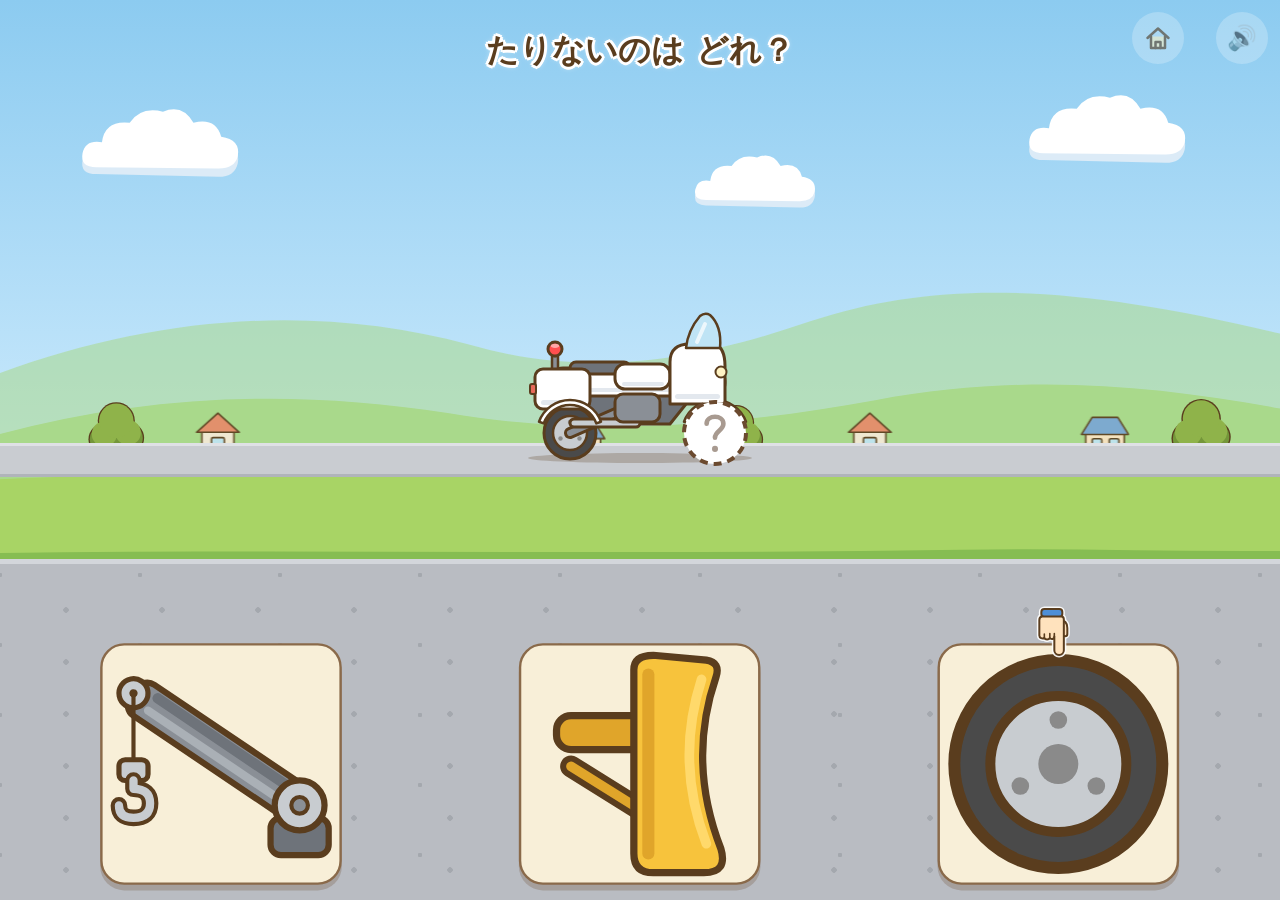
<file: games/05-buhin/index.html>
<!DOCTYPE html>
<html lang="ja">
<head>
  <meta charset="UTF-8">
  <!-- スマホやタブレットでもちょうどいい大きさで表示するための設定 -->
  <meta name="viewport" content="width=device-width, initial-scale=1.0, user-scalable=no">
  <title>たりない ぶひんは どれ？</title>

  <!-- 全部のゲームで使う、共通の見た目（拡大を止める・大人用ボタン・指マーク・ぴょん・紙ふぶき） -->
  <link rel="stylesheet" href="../../shared/kuruma-base.css">

  <style>
    body {
      position: relative;            /* 背景・くるま・カードは、この画面いっぱいの箱を基準に置く */
      background: #d8f0ff;           /* 空の色（背景が出るまでの、念のための色） */
    }

    /* =====================================================
       背景（晴れた日の空と、町はずれの丘。3本目・4本目と同じ作り）
         .scenery    … 空・雲・丘・草地（下の道の上のはしまで）
         .upper-road … 上の道（部品が足りないくるまが走る。画面の左はしから右はしまで）
         .road       … 下の道（部品のカードが並ぶ）
       下の道の上のはし --road-top と、上の道の場所は、JavaScript が並べるたびに計算して書く
       ===================================================== */
    .scenery {
      position: absolute;
      left: 0;
      right: 0;
      top: 0;
      height: calc(var(--road-top, 75vh) + 2px);   /* 道と 2px 重ねる（境目にすき間が出ないように） */
      overflow: hidden;
      --hills: min(max(33.4vw, 42%), 92%);
      background: linear-gradient(#8ccbf0 0%, #d8f0ff 100%);
    }
    @media (orientation: portrait) {
      .scenery { --hills: min(max(33.4vw, 56%), 92%); }
    }

    /* 雲：画面2つぶんの横長の帯に同じ並びを2回置き、とてもゆっくり左へ流す（CSS のアニメーションだけ） */
    .clouds {
      position: absolute;
      left: 0;
      top: 84px;
      width: 200%;
      height: max(60px, calc(100% - 84px - var(--hills) * 0.6));
      animation: kumo 160s linear infinite;
    }
    @keyframes kumo {
      from { transform: translateX(0); }
      to   { transform: translateX(-50%); }
    }
    .cloud {
      position: absolute;
      display: block;
      height: auto;
      aspect-ratio: 120 / 56;
    }
    .cloud-l { width: clamp(100px, 13vw, 200px); }
    .cloud-m { width: clamp(80px, 10vw, 150px); }
    @media (max-height: 500px) {
      .cloud-l { width: 76px; }
      .cloud-m { width: 60px; }
    }

    .hills {
      position: absolute;
      left: 0;
      bottom: 0;
      width: 100%;
      height: var(--hills);
      display: block;
    }

    /* 上の道：やさしい灰色の帯（白線・矢印・文字はなし）。上下のふちに、明るい線と少し濃い線。
       くるまのタイヤの下が、帯の中ほどにのる。場所と高さは JavaScript が書く */
    .upper-road {
      position: absolute;
      left: 0;
      right: 0;
      box-sizing: border-box;
      background: #c9ccd1;
      border-top: 3px solid #dfe1e5;
      border-bottom: 3px solid #b0b4ba;
      pointer-events: none;
    }

    /* 下の道（カードが並ぶ。やさしい灰色に、上のふちの明るい線と、小さな点のでこぼこ） */
    .road {
      position: absolute;
      left: 0;
      right: 0;
      top: var(--road-top, 75vh);
      bottom: 0;
      box-sizing: border-box;
      border-top: 5px solid #d3d6db;
      background-color: #b9bcc2;
      background-image:
        radial-gradient(circle, #a4a8ae 2.5px, rgba(164, 168, 174, 0) 3px),
        radial-gradient(circle, #a4a8ae 2px, rgba(164, 168, 174, 0) 2.5px);
      background-size: 96px 52px, 140px 70px;
      background-position: 18px 20px, 70px 46px;
      overflow: hidden;
    }

    /* 雲・木・家の形を1か所に書いておくための、見えない SVG */
    .svg-defs {
      position: absolute;
      width: 0;
      height: 0;
      overflow: hidden;
    }

    /* ===== 上の文字「たりないのは どれ？」（正解のあいだは、くるまの名前）。3本目と同じ置き方 =====
       広い画面：上から 30px、右上の2つのボタンを避けて、左右に 160px ずつあける
       せまい画面：ボタンの段より下（上から 92px） */
    .message {
      position: absolute;
      left: 0;
      right: 0;
      top: 30px;
      padding: 0 160px;
      font-size: clamp(18px, calc((100vw - 320px) / 12), 32px);
      line-height: 1.3;
      z-index: 2;
    }
    @media (max-width: 559.98px) {
      .message {
        top: 92px;
        padding: 0 12px;
        font-size: clamp(20px, 6vw, 32px);
      }
    }

    /* =====================================================
       上のくるま（部品が1つ足りない）と、下の部品のカード
       上のくるま：
         #target      … 横の箱。左端に置いて、translateX だけで場所を決める（共通の部品 mover）。
                        横 310 × ks・縦 220 × ks の大きさを持つ
         .car-frame   … 大きさの箱。310 × 220 を scale(ks)。左下を中心に縮めるので、#target にぴったり重なる
         .kuruma-hop  … はねる箱（ぴょん）
         <svg>        … 図鑑のくるまの絵（部品が足りない形。点線のわくは、この絵の一番手前）
       部品のカード（1枚ぶん。外から順に）：
         .choice      … 横の箱＝さわれる四角（mover）
         .choice-v    … 縦の箱（消えるときの透明さ・沈みだけ）
         .card-frame  … 大きさの箱。310 × 310 を scale(cs)。下のまん中を中心に縮める
         .kuruma-hop  … はねる箱（えらんでね）
         .kuruma-tilt … 首をかしげる箱。中に、奥から順に 部品の台 → 光の箱 → 部品の <svg> を並べる
       ===================================================== */
    .field {
      position: absolute;
      left: 0;
      top: 0;
      right: 0;
      bottom: 0;
      overflow: hidden;              /* 右へ走りさるくるまで、横のスクロールが出ないように */
      pointer-events: none;          /* 空いているところは、画面全体の反応に任せる */
    }
    #target {
      position: absolute;
      left: 0;
      z-index: 1;
      pointer-events: auto;          /* 上のくるまを さわっても「えらんでね」になる */
    }
    .choice {
      position: absolute;
      left: 0;
      z-index: 1;
      pointer-events: auto;          /* さわれる四角 */
    }
    .choice-v {
      position: absolute;
      left: 0;
      top: 0;
      right: 0;
      bottom: 0;
    }
    .car-frame {
      position: absolute;
      left: 0;
      bottom: 0;
      width: 310px;
      height: 220px;
      transform-origin: 0 100%;      /* 左下。縮めた見た目が #target にぴったり重なる */
    }
    .card-frame {
      position: absolute;
      width: 310px;
      height: 310px;
      transform-origin: 50% 100%;    /* 下のまん中。大きさを変えても、道から浮かない */
    }
    .car-frame > .kuruma-hop,
    .card-frame > .kuruma-hop,
    .card-frame .kuruma-tilt {
      position: absolute;
      left: 0;
      top: 0;
      right: 0;
      bottom: 0;
    }
    .kuruma-tilt {
      transform-origin: 50% 100%;
    }
    /* 図鑑の絵を、枠の下そろえに置く（横は JavaScript が style で書く）。
       図鑑があとから足す .kuruma-car { top: 0 } に負けないように、セレクターを強くしてある */
    .car-frame .kuruma-car {
      top: auto;
      bottom: 0;
    }

    /* 部品の台：全部のカードで同じ色（色で答えがわからないように）。部品の灰色・銀色が見えやすい、うすいクリーム色 */
    .part-dai {
      position: absolute;
      left: 4px;
      top: 4px;
      width: 302px;
      height: 302px;
      box-sizing: border-box;
      border: 3px solid #8a6a4a;
      border-radius: 30px;
      background: #f8efd8;
      box-shadow: 0 7px 0 rgba(107, 74, 47, 0.25);   /* 下へ少しずらした、同じ形の影 */
      transition: border-color 2.5s ease-out, box-shadow 2.5s ease-out;
    }
    /* そっと教える光（2回まちがえたあと、正解のカードに hint-on が付く）：台のふちと まわりが、
       数秒かけて やわらかい黄色に明るくなって、そのまま止まる（くり返さない・点滅しない） */
    .choice.hint-on .part-dai {
      border-color: #f0b92b;
      box-shadow: 0 7px 0 rgba(107, 74, 47, 0.25), 0 0 0 4px rgba(255, 220, 100, 0.9), 0 0 12px 6px rgba(255, 226, 120, 0.85);
    }
    /* 部品の飾りの箱（<svg> を入れる。はしごだけ、ここを傾ける） */
    .part-deco {
      position: absolute;
      left: 0;
      top: 0;
      right: 0;
      bottom: 0;
      transform-origin: 50% 50%;
    }
    /* 光の箱（そっと教える光を入れる。310 × 220 を、カードの上から 28 に置く。台より手前・部品より奥） */
    .glow-box {
      position: absolute;
      left: 0;
      top: 28px;
      width: 310px;
      height: 220px;
      pointer-events: none;
    }

    /* 部品が足りない くるま：外す部品は見えなくする（場所と大きさは残るので、部品の行き先が測れる） */
    .kuruma-car .part-missing {
      visibility: hidden;
    }
    /* カードの絵：残す部品（part-keep）だけを出して、ほかの部品は出さない */
    .kuruma-car.part-only [data-part]:not(.part-keep) {
      display: none;
    }

    /* 部品がカードから上のくるままで とんでいくときの箱（3層：横 → 縦 → 大きさ）。
       ページのいちばん上に fixed で置く（上のくるま・カードより手前、紙ふぶき・大人用ボタンより奥） */
    .fly-h {
      position: fixed;
      left: 0;
      top: 0;
      z-index: 2;
      pointer-events: none;
    }
    .fly-v,
    .fly-s {
      position: absolute;
      left: 0;
      top: 0;
      width: 100%;
      height: 100%;
    }
    .fly-s {
      transform-origin: 0 0;         /* 左上を中心に大きさを変える */
    }

    /* まちがえたときの ❌ のバッジ（わくの上。大きさと場所は JavaScript が書く。赤は使わない）。
       上のくるま・とぶ箱より手前、紙ふぶき・大人用ボタンより奥 */
    /* 点線のわくの「？」：❌ が出ているあいだだけ、ふわっと消える（点滅しない） */
    .hole-q { transition: opacity 0.2s ease; }
    .wrong-mark {
      position: fixed;
      z-index: 2;
      pointer-events: none;
    }

    /* 動きを減らす設定では、雲の流れも止める */
    @media (prefers-reduced-motion: reduce) {
      .clouds { animation: none; }
      .part-dai { transition: none; }
      .hole-q { transition: none; }   /* 光は、光った形をすぐに出す */
    }
  </style>
</head>
<body data-scene="ask" data-car="" data-missing="" data-hint="off">

  <!-- 雲・木・家の形（ここに1回だけ書いて、<use> で使う）。この SVG 自体は見えない -->
  <svg class="svg-defs" aria-hidden="true" focusable="false">
    <defs>
      <g id="bgTree">
        <g fill="#5a3d1e">
          <circle cx="-18" cy="-70" r="24"/>
          <circle cx="18" cy="-72" r="24"/>
          <circle cx="0" cy="-98" r="28"/>
        </g>
        <g fill="#74963a">
          <circle cx="-18" cy="-70" r="22"/>
          <circle cx="18" cy="-72" r="22"/>
        </g>
        <g fill="#8fb34a">
          <circle cx="-18" cy="-78" r="19"/>
          <circle cx="18" cy="-80" r="19"/>
          <circle cx="0" cy="-98" r="26"/>
        </g>
        <path d="M -5 0 L -4 -50 L 4 -50 L 5 0 Z" fill="#8a5a3c" stroke="#5a3d1e" stroke-width="2" stroke-linejoin="round"/>
      </g>
      <g id="bgHouseA" stroke="#5a3d1e" stroke-width="1.5" stroke-linejoin="round">
        <rect x="-15" y="-22" width="30" height="22" fill="#f6ead8"/>
        <path d="M -20 -20 L 0 -38 L 20 -20 Z" fill="#e88a6a"/>
        <rect x="-6" y="-15" width="12" height="8" rx="1.5" fill="#bfe4f5"/>
      </g>
      <g id="bgHouseB" stroke="#5a3d1e" stroke-width="1.5" stroke-linejoin="round">
        <rect x="-18" y="-20" width="36" height="20" fill="#fbe3c4"/>
        <path d="M -22 -18 L -12 -34 L 12 -34 L 22 -18 Z" fill="#7aa6d6"/>
        <rect x="-12" y="-14" width="9" height="7" rx="1.5" fill="#bfe4f5"/>
        <rect x="4" y="-14" width="9" height="7" rx="1.5" fill="#bfe4f5"/>
      </g>
      <g id="bgCloud">
        <path fill="#dcebf7"
              d="M 14 52 Q 2 52 4 42 Q 6 32 18 34 Q 20 18 38 20 Q 46 8 62 12 Q 76 6 84 20 Q 100 16 104 30 Q 118 32 116 44 Q 114 54 102 54 Z"/>
        <path fill="#ffffff"
              d="M 14 47 Q 2 47 4 37 Q 6 27 18 29 Q 20 13 38 15 Q 46 3 62 7 Q 76 1 84 15 Q 100 11 104 25 Q 118 27 116 39 Q 114 48 102 48 Z"/>
      </g>
    </defs>
  </svg>

  <!-- ===== 背景1：空と景色 ===== -->
  <div class="scenery" aria-hidden="true">
    <div class="clouds">
      <svg class="cloud cloud-l" viewBox="0 0 120 56" style="left: 3%; top: 8%;"><use href="#bgCloud"/></svg>
      <svg class="cloud cloud-m" viewBox="0 0 120 56" style="left: 27%; top: 30%;"><use href="#bgCloud"/></svg>
      <svg class="cloud cloud-l" viewBox="0 0 120 56" style="left: 40%; top: 2%;"><use href="#bgCloud"/></svg>
      <svg class="cloud cloud-l" viewBox="0 0 120 56" style="left: 53%; top: 8%;"><use href="#bgCloud"/></svg>
      <svg class="cloud cloud-m" viewBox="0 0 120 56" style="left: 77%; top: 30%;"><use href="#bgCloud"/></svg>
      <svg class="cloud cloud-l" viewBox="0 0 120 56" style="left: 90%; top: 2%;"><use href="#bgCloud"/></svg>
    </div>
    <svg class="hills" viewBox="0 0 1200 400" preserveAspectRatio="xMidYMax slice">
      <path fill="#a9d98b" opacity="0.55"
            d="M 0 225 C 150 170 300 160 440 198 C 560 232 660 210 760 176 C 880 136 1010 142 1200 188 L 1200 400 L 0 400 Z"/>
      <path fill="#a9d98b"
            d="M 0 282 C 140 244 280 240 420 262 C 560 286 700 272 820 250 C 960 224 1080 236 1200 258 L 1200 400 L 0 400 Z"/>
      <g opacity="0.92">
        <use href="#bgHouseA" transform="translate(205 300)"/>
        <use href="#bgHouseB" transform="translate(545 304)"/>
        <use href="#bgHouseA" transform="translate(815 300)"/>
        <use href="#bgHouseB" transform="translate(1035 300)"/>
      </g>
      <use href="#bgTree" transform="translate(110 330) scale(0.62)"/>
      <use href="#bgTree" transform="translate(690 330) scale(0.6)"/>
      <use href="#bgTree" transform="translate(1125 332) scale(0.66)"/>
      <path fill="#a8d465"
            d="M 0 324 C 220 314 420 322 600 320 C 800 318 1000 312 1200 322 L 1200 400 L 0 400 Z"/>
      <path fill="#86bd52"
            d="M 0 393 C 300 389 600 395 900 390 C 1000 388 1100 392 1200 391 L 1200 400 L 0 400 Z"/>
    </svg>
  </div>

  <!-- ===== 背景2：上の道（部品が足りない くるまが走る。左はしから右はしまで） ===== -->
  <div class="upper-road" id="upperRoad" aria-hidden="true"></div>

  <!-- ===== 背景3：下の道（部品のカードが並ぶ） ===== -->
  <div class="road" aria-hidden="true"></div>

  <!-- data-showing：いま出している文字の種類（title ＝ 「たりないのは どれ？」、name ＝ くるまの名前） -->
  <p class="kuruma-message message" id="message" data-showing="title">たりないのは どれ？</p>

  <!-- 大人用のボタン（どちらも2秒長押し）。トップ画面へ戻る・音を消す -->
  <button class="adult-btn home-btn" id="homeBtn" type="button" aria-label="もどる（2びょう ながおし）">
    <svg viewBox="0 0 26 26" aria-hidden="true" focusable="false">
      <g fill="none" stroke="#5a3d1e" stroke-width="2.5" stroke-linejoin="round" stroke-linecap="round">
        <path d="M 6 11.5 L 6 23 L 20 23 L 20 11.5" fill="#fff3c4"/>
        <path d="M 2.5 13 L 13 3.5 L 23.5 13"/>
        <path d="M 10.5 23 L 10.5 17 L 15.5 17 L 15.5 23"/>
      </g>
    </svg>
  </button>
  <button class="adult-btn mute-btn" id="muteBtn" type="button" aria-label="おとを けす（2びょう ながおし）">🔊</button>

  <!-- 上のくるまと、下の3枚のカード（JavaScript が作って、この中に入れる） -->
  <div class="field" id="field"></div>

  <!-- 全部のゲームで使う、共通の部品（音 → BGM → さわる操作 → くるまの図鑑 → 動き → 3択 の順に読み込む） -->
  <script src="../../shared/kuruma-sound.js"></script>
  <script src="../../shared/kuruma-bgm.js"></script>
  <script src="../../shared/kuruma-touch.js"></script>
  <script src="../../shared/kuruma-cars.js"></script>
  <script src="../../shared/kuruma-stage.js"></script>
  <script src="../../shared/kuruma-choice.js"></script>

  <script>
    (function () {
      "use strict";

      var K = window.Kuruma;
      var C = K.choice;

      // =====================================================
      // 設定（数字を変えると動きが変わります）
      // =====================================================

      // 足りない部品の表（くるま1台につき1行。足すときは、ここに1行足して、NG_PAIRS を決める）
      //   names … 外す部品の data-part（図鑑の名前）。カードにも、この部品を出す
      //   extra … 上のくるまでは いっしょに外すが、カードには出さない部品（光の輪）
      //   nth   … 同じ名前の部品が2つあるとき、何番目か（ロードローラーの前のローラーは 1）
      //   label … body の data-missing に書く名前
      //   pad   … カードの部品の まわりの余白（省略すると PART_PAD）
      //   hole  … 点線のわく（くるまの絵の座標）。丸（x, y は中心、r は半径）か、四角（x, y は左上）
      //           部品の形そのままにはしない
      var PARTS = {
        fire:      { label: "ladder", names: ["ladder"],
                     hole: { shape: "rect", x: 30, y: 58, w: 190, h: 42 } },
        mixer:     { label: "drum", names: ["drum"],
                     hole: { shape: "rect", x: 12, y: 44, w: 182, h: 114 } },
        crane:     { label: "hook", names: ["hook"], pad: 4,
                     hole: { shape: "rect", x: 186, y: 56, w: 46, h: 80 } },
        police:    { label: "lamp", names: ["lamp"], extra: ["glow"],
                     hole: { shape: "circle", x: 135, y: 94, r: 20 } },
        dump:      { label: "bed", names: ["bed"],
                     hole: { shape: "rect", x: 30, y: 104, w: 166, h: 62 } },
        bulldozer: { label: "blade", names: ["blade"],
                     hole: { shape: "rect", x: 186, y: 114, w: 64, h: 96 } },
        shovel:    { label: "arm", names: ["arm"],
                     hole: { shape: "rect", x: 132, y: 4, w: 154, h: 170 } },
        garbage:   { label: "lid", names: ["lid"],
                     hole: { shape: "rect", x: 24, y: 90, w: 48, h: 92 } },
        tanker:    { label: "tank", names: ["tank", "porthole"],
                     hole: { shape: "rect", x: 18, y: 74, w: 202, h: 92 } },
        taxi:      { label: "andon", names: ["andon"], extra: ["glow"],
                     hole: { shape: "circle", x: 137, y: 89, r: 22 } },
        sports:    { label: "wing", names: ["wing"],
                     hole: { shape: "rect", x: 6, y: 114, w: 62, h: 48 } },
        roller:    { label: "roller", names: ["roller"], nth: 1,
                     hole: { shape: "circle", x: 232, y: 175, r: 46 } },
        // ---- ここから、24台にするときに足した12台（部品がわかりにくい台は、タイヤ） ----
        tow:       { label: "boom", names: ["boom", "hook"], pad: 4,
                     hole: { shape: "rect", x: 22, y: 52, w: 116, h: 96 } },
        grader:    { label: "blade", names: ["blade"], pad: 7,
                     hole: { shape: "rect", x: 155, y: 112, w: 76, h: 100 } },
        ambulance: { label: "tire", names: ["tire"], nth: 1,
                     hole: { shape: "circle", x: 215, y: 192, r: 28 } },
        bus:       { label: "tire", names: ["tire"], nth: 1,
                     hole: { shape: "circle", x: 215, y: 192, r: 28 } },
        doubledecker: { label: "tire", names: ["tire"], nth: 1,
                     hole: { shape: "circle", x: 210, y: 192, r: 28 } },
        tractor:   { label: "tire", names: ["tire"], nth: 0, pad: 4,    // うしろの大きなタイヤ
                     hole: { shape: "circle", x: 100, y: 161, r: 58 } },
        loader:    { label: "bucket", names: ["bucket"],
                     hole: { shape: "rect", x: 128, y: 88, w: 138, h: 116 } },
        forklift:  { label: "fork", names: ["mast", "fork"],
                     hole: { shape: "rect", x: 190, y: 46, w: 66, h: 162 } },
        wingtruck: { label: "cargo", names: ["cargo", "panel"],
                     hole: { shape: "rect", x: 16, y: 66, w: 206, h: 104 } },
        carrier:   { label: "deck", names: ["deck"],    // 坂（ramp）は、くるまに残す
                     hole: { shape: "rect", x: 94, y: 103, w: 162, h: 37 } },
        mail:      { label: "tire", names: ["tire"], nth: 1,
                     hole: { shape: "circle", x: 215, y: 192, r: 28 } },
        shirobai:  { label: "tire", names: ["tire"], nth: 1,
                     hole: { shape: "circle", x: 205, y: 189, r: 31 } }
      };
      // 出題に使う24台（今の12台のあとに、足した12台）
      var CAR_IDS = ["fire", "mixer", "crane", "police", "dump", "bulldozer", "shovel", "garbage",
                     "tanker", "taxi", "sports", "roller",
                     "tow", "grader", "ambulance", "bus", "doubledecker", "tractor",
                     "loader", "forklift", "wingtruck", "carrier", "mail", "shirobai"];

      // タイヤの台（足りない部品がタイヤの6台）。タイヤのカードは1問に1枚まで、丸いわくの問題には出さない
      var TIRE_IDS = ["ambulance", "bus", "doubledecker", "tractor", "mail", "shirobai"];
      // 四角いわくの問題で、まちがい役の候補にするタイヤの台数（毎問 6台から選ぶ。出る割合を おさえるため）
      var TIRE_IN_POOL = 1;

      // 同じ3択に入れない組み合わせ（その「？」の場所に合いそうに見える・形が似る組）。56組。
      // 図鑑の名前を、そのまま部品の名前として使う（1台に部品は1つなので）。
      // まとまりの どの2つも組にするときは、下の allPairs で作る
      function allPairs(list) {
        var out = [];
        for (var i = 0; i < list.length; i++) {
          for (var j = i + 1; j < list.length; j++) out.push([list[i], list[j]]);
        }
        return out;
      }
      var NG_PAIRS = [].concat(
        // トラックの台の上の大きなもの（荷台・ドラム・タンク・荷物の箱・上の台）：どれも からっぽの場所にのりそう（10組）
        allPairs(["dump", "mixer", "tanker", "wingtruck", "carrier"]),
        // 前の道具（ブレード・アーム・バケット・つめ）：くるまの前が からっぽのとき どれも合いそう（6組）
        allPairs(["bulldozer", "shovel", "loader", "forklift"]),
        [
          ["grader", "bulldozer"],   // 同じような、土をけずる刃
          ["grader", "loader"],      // 同じ
          ["crane", "tow"],          // フックが同じ形
          ["tow", "shovel"],         // うでの形も合いそう
          ["tow", "loader"],         // 同じ
          ["police", "taxi"],        // どちらも、屋根の上の小さな光るもの
          ["fire", "carrier"]        // どちらも、屋根の上にのる長いもの
        ],
        // タイヤどうし：タイヤのカードが1問に2枚出ないように（15組）
        allPairs(TIRE_IDS),
        // タイヤ × 丸いわくに合いそうな部品（ランプ・あんどん・前のローラー）：18組
        (function () {
          var out = [];
          for (var i = 0; i < TIRE_IDS.length; i++) {
            out.push([TIRE_IDS[i], "police"], [TIRE_IDS[i], "taxi"], [TIRE_IDS[i], "roller"]);
          }
          return out;
        })()
      );

      // くるまの枠・カード・画面の並べ方
      var FRAME_W = 310;         // 上のくるまの枠の横
      var FRAME_H = 220;         // 上のくるまの枠の縦
      var CARD = 310;            // カードの枠（正方形）
      var SIDE = 12;             // 画面の左右のあき
      var BOTTOM = 12;           // 画面の下のあき
      var VGAP = 16;             // 上のくるまとカードのあいだ
      var CHOICE_MAX = 0.8;      // カードの率の上限
      var CHOICE_SHARE = 0.45;   // カードに使う高さの わりあい
      var CAR_MAX = 1.0;         // 上のくるまの率の上限
      var PART_BOX = 290;        // カードの中の、部品の箱（10〜300）
      var PART_PAD = 3;          // 部品の viewBox の まわりの余白（ふちどりの線のぶん）
      var PART_MAX_K = 6;        // 部品を大きくする上限（図鑑の何倍まで）
      // カードの中で、斜めに傾けて大きく見せる部品（deg：傾き、k：さらに大きくする倍率。正方形の対角を使う）
      var PART_TILT = { fire: { deg: -38, k: 1.15 } };
      var GLOW_TOP = 28;         // 光の箱（310 × 220）を、カードの上から どこに置くか
      var GLOW_WIDTH = 280;      // 光に渡す幅（光の横がカードの横を こえないように）
      var CARD_TIP = { x: 155, y: 20 };   // 指マークの指先（カードの座標）
      var ROAD_UP = 16;          // 上の道の上のはしは、タイヤの下より これだけ上（くるまの率をかける）
      var ROAD_H = 34;           // 上の道の高さ（くるまの率をかける）
      var TIRE_GAP = 5;          // 図鑑の絵の、タイヤの下と枠の下の差（枠の y 215 と 220）
      var ADULT_BOTTOM = 76;     // 音を消しているときの大人用ボタン（64px）の下のはし
      var HOME_URL = "../../index.html";   // トップ画面

      // 動きの時間（ミリ秒）
      var PART_FLY = 700;        // 部品が とんでいく時間
      var WRONG_FLY = 500;       // まちがえた部品が、わくの手前までとぶ時間（戻る時間も同じ）
      var WRONG_BACK_AT = 900;   // まちがえてから、部品が戻り始めるまで
      var WRONG_TOTAL = 1600;    // まちがいの動きが終わるまで
      var WRONG_REDUCED = 800;   // 動きを減らす設定：❌ を出している時間
      var HOLE_FADE = 200;       // 点線のわくが ふわっと消える時間（とんでいく終わりの 0.2秒）
      var WORK_DELAY = 300;      // くっついてから、仕事を始めるまで
      var WORK_HOLD = 1500;      // 仕事を始めてから、走りさるまで（どのくるまも同じ）
      var LEAVE_HOLD = 1500;     // 走りさりの時間（この長さで次の問題へ。走る時間はこれ以下）
      var OTHER_FADE = 500;      // カードが ふわっと消える時間
      var OTHER_SINK = 6;        // 消えるとき、下へ沈む量（px）
      var MIN_LEAVE_TIME = 300;  // 走る時間の下限（画面が急に狭くなったときの逆走・音の切れを防ぐ）
      var ENTER_TIME = 1200;     // 入ってくる くるまの移動の時間
      var ENTER_TOTAL = 1500;    // 入ってくるのに かかる時間
      var CARD_IN_AT = 1100;     // enter が始まって、カードが出始めるまで
      var CARD_IN = 400;         // カードが ふわっと出る時間
      var REDUCED_FADE = 350;    // 動きを減らす設定：部品の消える・出るの ふわっと の時間（合わせて PART_FLY と同じ）
      var REDUCED_LEAVE = 500;   // 動きを減らす設定：走りさりの代わりに その場で消える時間
      var REDUCED_ENTER = 400;   // 動きを減らす設定：入ってくる代わりに ふわっと出る時間
      var NUDGE_TIME = 8000;     // 2問目から：さわらないでいると「えらんでね」を1回出すまで
      var MIN_STEP = 40;         // 1歩の長さの最低（走る時間の計算のもと）
      var STEP_DIV = 6;          // 1歩の長さ ＝ 画面の横幅 ÷ これ
      var MSG_FADE = 250;        // 上の文字が消える時間・出る時間（それぞれ）
      var TITLE_TEXT = "たりないのは どれ？";   // ふだんの上の文字

      // =====================================================
      // 部品の見つけ方・測り方
      // =====================================================

      // くるまの絵 svg の中から、足りない部品の要素を集める（withExtra が true なら、光の輪もふくめる）
      function partEls(svg, def, withExtra) {
        var out = [];
        var i;
        var j;
        var all;
        for (i = 0; i < def.names.length; i++) {
          all = svg.querySelectorAll('[data-part="' + def.names[i] + '"]');
          if (def.nth !== undefined) {
            if (all[def.nth]) out.push(all[def.nth]);        // 同じ名前が2つあるとき、決まった1つだけ
          } else {
            for (j = 0; j < all.length; j++) out.push(all[j]);
          }
        }
        if (withExtra && def.extra) {
          for (i = 0; i < def.extra.length; i++) {
            all = svg.querySelectorAll('[data-part="' + def.extra[i] + '"]');
            for (j = 0; j < all.length; j++) out.push(all[j]);
          }
        }
        return out;
      }

      // 部品の範囲を、見えている末端の図形の和集合で測る（svg の座標。ふちどりの線はふくまない）。
      //   ・<g> や <svg>（入れ物）に getBBox をかけない：clip-path で切りぬかれて見えない形（ミキサーしゃの しま、
      //     しょべるかーのバケットの影）や、入れ子の回転（クレーンしゃのフック）で、実際より大きく測れてしまうため
      //   ・図形ごとの getBBox の4隅を、svg の座標に直して、全部を囲む
      //   ・[clip-path] の中・<clipPath> の中・display: none の中の図形は、数えない
      //   svg は ページの中に入っていて、見えている（display: none でない）ことが必要。測れなければ null
      function measureParts(svg, els) {
        var screen = svg.getScreenCTM ? svg.getScreenCTM() : null;
        if (!screen) return null;
        var inv = screen.inverse();
        var minX = Infinity;
        var minY = Infinity;
        var maxX = -Infinity;
        var maxY = -Infinity;
        for (var i = 0; i < els.length; i++) {
          var shapes = els[i].querySelectorAll("path, rect, circle, ellipse, line, polygon, polyline");
          for (var j = 0; j < shapes.length; j++) {
            var s = shapes[j];
            if (s.closest("[clip-path], clipPath")) continue;
            // 図形から svg までの どれかが opacity 0 なら、見えていないので数えない（ウイングトラックの ふだん見えない ひらいた板）
            var hidden = false;
            for (var up = s; up && up !== svg; up = up.parentNode) {
              if (up.nodeType === 1 && window.getComputedStyle(up).opacity === "0") { hidden = true; break; }
            }
            if (hidden) continue;
            var cs = s.getScreenCTM();
            if (!cs) continue;                               // 見えていない（display: none の中など）
            var bb;
            try { bb = s.getBBox(); } catch (err) { continue; }
            var m = inv.multiply(cs);
            var xs = [bb.x, bb.x + bb.width];
            var ys = [bb.y, bb.y + bb.height];
            for (var a = 0; a < 2; a++) {
              for (var b = 0; b < 2; b++) {
                var px = m.a * xs[a] + m.c * ys[b] + m.e;
                var py = m.b * xs[a] + m.d * ys[b] + m.f;
                if (px < minX) minX = px;
                if (px > maxX) maxX = px;
                if (py < minY) minY = py;
                if (py > maxY) maxY = py;
              }
            }
          }
        }
        if (!isFinite(minX) || maxX <= minX || maxY <= minY) return null;
        return { x: minX, y: minY, w: maxX - minX, h: maxY - minY };
      }

      // 点線のわくと「？」の SVG（くるまの絵の座標）。「？」は文字ではなく、線の形で描く
      //   「？」の高さは、わくの短い辺の 0.6倍くらい。点線は動かさない・点滅させない
      var HOLE_LINE = "#6b4a2f";   // 点線の色（やわらかい濃い茶）
      var HOLE_MARK = "#a89a90";   // 「？」の色（灰茶）
      function holeSvg(h) {
        var cx;
        var cy;
        var short;
        var shape;
        if (h.shape === "circle") {
          cx = h.x;
          cy = h.y;
          short = h.r * 2;
          shape = '<circle cx="' + cx + '" cy="' + cy + '" r="' + h.r + '"';
        } else {
          cx = h.x + h.w / 2;
          cy = h.y + h.h / 2;
          short = Math.min(h.w, h.h);
          shape = '<rect x="' + h.x + '" y="' + h.y + '" width="' + h.w + '" height="' + h.h + '" rx="' + Math.min(18, short * 0.3) + '"';
        }
        // 「？」の絵は、高さ約 80（線のはばをふくむ）の大きさで描いて、わくに合わせて縮める
        var sc = short * 0.6 / 80;
        return '<g class="hole-mark">' +
          shape + ' fill="#ffffff" fill-opacity="1" stroke="' + HOLE_LINE + '" stroke-width="4" stroke-dasharray="8 6"/>' +
          '<g class="hole-q" transform="translate(' + cx + ' ' + (cy + 1) + ') scale(' + sc.toFixed(3) + ')">' +
            '<path d="M -18 -22 C -18 -42 18 -42 18 -22 C 18 -8 0 -6 0 8" fill="none" stroke="' + HOLE_MARK + '" stroke-width="10" stroke-linecap="round" stroke-linejoin="round"/>' +
            '<circle cx="0" cy="32" r="6.5" fill="' + HOLE_MARK + '"/>' +
          '</g></g>';
      }
      // くるまの絵 svg の一番手前に、点線のわくを足す。足した <g> を返す
      function addHole(svg, h) {
        var holder = document.createElement("div");
        holder.innerHTML = '<svg xmlns="http://www.w3.org/2000/svg">' + holeSvg(h) + '</svg>';
        var g = holder.firstElementChild.firstElementChild;
        svg.appendChild(g);
        return g;
      }

      // =====================================================
      // 出題器：くるまの順番・まちがいの2つ・正解の場所を決める
      //   乱数は、すべて引数の rand を通す（決まった並びを渡せば、同じ結果になる）。
      //   createQuiz(rand).next() が、1問ぶん { car, slotIds } を返す
      //     car … 上のくるま（足りない部品を持つ くるま。正解の部品は、このくるまの部品）
      //     slotIds … 左から3枚のカードの部品（図鑑の名前）
      // =====================================================
      function createQuiz(rand) {
        rand = typeof rand === "function" ? rand : Math.random;   // 乱数の関数が渡されないときは Math.random
        var carBag = C.bag(CAR_IDS, rand);           // 24台を1回ずつ（袋）。同じくるまは続かない
        var placer = C.places(rand, 3);              // 正解の場所（3回続けて同じにしない）
        var prevSet = null;                          // 前の問題の3枚の組
        var recent = [];                             // 最近6問の3枚の組（出た回数を数える）

        function pickSet(car, ng) {
          var seen = {};
          for (var a = 0; a < recent.length; a++) {
            for (var b = 0; b < recent[a].length; b++) seen[recent[a][b]] = (seen[recent[a][b]] || 0) + 1;
          }
          // 四角いわくの問題は、まちがい役の候補のタイヤを TIRE_IN_POOL 台にしぼる（タイヤが出すぎないように）。
          // 丸いわくの問題は、全部を候補にする（タイヤは NG_PAIRS で出ない）
          var pool = CAR_IDS;
          if (PARTS[car].hole.shape === "rect") {
            pool = [];
            for (var p = 0; p < CAR_IDS.length; p++) {
              if (TIRE_IDS.indexOf(CAR_IDS[p]) < 0) pool.push(CAR_IDS[p]);
            }
            pool = pool.concat(C.shuffle(TIRE_IDS, rand).slice(0, TIRE_IN_POOL));
          }
          return C.pick(car, pool, ng, 3, prevSet, rand, seen);
        }
        function finish(car, set) {
          prevSet = set.slice();
          recent.push(set.slice());
          if (recent.length > 6) recent.shift();
          var others = [set[1], set[2]];
          if (rand() < 0.5) others.reverse();
          var place = placer.next();
          var slotIds = [];
          var k = 0;
          for (var i = 0; i < 3; i++) slotIds.push(i === place ? car : others[k++]);
          return { car: car, slotIds: slotIds };
        }
        return {
          next: function () {
            var car;
            var set;
            // 3択が作れなかったくるまは、とばして次のくるまを袋から出す（決まりどおりなら、起きない）
            for (var t = 0; t < CAR_IDS.length * 2; t++) {
              car = carBag.next();
              set = pickSet(car, NG_PAIRS);
              if (set) return finish(car, set);
            }
            // 念のため：入れない組の決まりを ゆるめて作る
            set = pickSet(car, []);
            return finish(car, set);
          }
        };
      }

      // テスト用の口：ページの外から出題器と表を調べられる。子どもが触る部分には使わない
      window.__quiz = {
        createQuiz: createQuiz,
        PARTS: PARTS,
        NG_PAIRS: NG_PAIRS,
        CAR_IDS: CAR_IDS,
        TIRE_IDS: TIRE_IDS,
        TIRE_IN_POOL: TIRE_IN_POOL,
        partEls: partEls,
        measureParts: measureParts
      };

      // =====================================================
      // ページの部品
      // =====================================================
      var body = document.body;
      var field = document.getElementById("field");
      var message = document.getElementById("message");
      var muteBtn = document.getElementById("muteBtn");
      var homeBtn = document.getElementById("homeBtn");
      var upperRoad = document.getElementById("upperRoad");

      // =====================================================
      // いまの状態
      // =====================================================
      var scene = "ask";           // いまの場面（ask・correct・leave・enter）
      var qIndex = -1;             // 何問目か（0 から。画面には出さない）
      var L = null;                // いまの並べ方（画面の大きさから計算した値）
      var target = null;           // 上のくるま（部品が足りない）
      var choices = [];            // いまの下のカード3枚（左から順）
      var wrongCount = 0;          // いまの問題で まちがえた回数（画面には出さない）
      var autoNudged = false;      // 「えらんでね」（自動）を もう出したか
      var nudgeTimer = null;
      var hint = null;             // 指マーク（1問目だけ）
      var quiz = createQuiz(Math.random);
      var vbCache = {};            // 部品の viewBox（測った値）を、くるまごとに覚えておく（形は変わらないので）

      // 動きを減らす設定か（そのときどきで調べる）
      function reduced() {
        return !!(window.matchMedia && window.matchMedia("(prefers-reduced-motion: reduce)").matches);
      }

      // =====================================================
      // 上の文字の入れかえ（ふだん：「たりないのは どれ？」／正解のあいだ：くるまの名前）
      //   opacity だけを なめらかに変える（消える → 入れかえ → 出る の1往復。点滅しない）。
      //   動きを減らす設定では、すぐ入れかえる。いまの文字の種類を data-showing に書く
      // =====================================================
      var msgTimer = null;
      var msgFadeTimer = null;

      function swapMessage(text, kind) {
        message.textContent = text;
        message.setAttribute("data-showing", kind);
        if (reduced()) {
          message.style.transition = "none";
          message.style.opacity = "1";
        } else {
          message.style.transition = "opacity " + MSG_FADE + "ms ease";
          message.style.opacity = "1";
        }
      }
      // 正解のくるまの名前に入れかえる（まず消えて、入れかえてから出る）
      //   kind は省略すると "name"（まちがえたときの「ちがうよ」と、もとの文字に戻すときは "wrong"・"title"）
      function showNameMessage(name, kind) {
        kind = kind || "name";
        clearTimeout(msgTimer);
        clearTimeout(msgFadeTimer);
        if (reduced()) {
          swapMessage(name, kind);
          return;
        }
        message.style.transition = "opacity " + MSG_FADE + "ms ease";
        message.style.opacity = "0";
        msgTimer = setTimeout(function () {
          swapMessage(name, kind);
        }, MSG_FADE);
      }
      // 走りさりの終わりの 0.25秒前から、名前を消し始める（次の問題を作るとき、消え終わっているように）
      function startFadeOutMessage(runMs) {
        clearTimeout(msgFadeTimer);
        if (reduced()) return;
        msgFadeTimer = setTimeout(function () {
          message.style.transition = "opacity " + MSG_FADE + "ms ease";
          message.style.opacity = "0";
        }, Math.max(0, runMs - MSG_FADE));
      }
      function showTitleMessage() {
        clearTimeout(msgTimer);
        clearTimeout(msgFadeTimer);
        swapMessage(TITLE_TEXT, "title");
      }

      // ===== 場面を <body> に書く（テストの台本が場面を待てるように） =====
      function setScene(value) {
        scene = value;
        body.setAttribute("data-scene", value);
      }

      // =====================================================
      // 画面の大きさから、並べ方を計算する
      //   上から：上の文字 → 上の道と、部品が足りない くるま → 部品のカード3枚（画面の下の道の上）
      //   A  ＝ 画面の高さ − TOP − BOTTOM − VGAP
      //   カードの率      cs = min(0.8, (slotW − 8) ÷ 310, A × 0.45 ÷ 310)
      //   上のくるまの率  ks = max(cs, min(1.0, (横幅 − 24) ÷ 310, (A − 310 × cs) ÷ 220))
      // =====================================================
      function computeLayout() {
        var W = window.innerWidth;
        var H = window.innerHeight;
        // 上のくるまを置き始める高さ：上の文字の下のはしと、大人用ボタンの下のはしの、下のほう ＋ 8px
        var top = Math.max(message.getBoundingClientRect().bottom, ADULT_BOTTOM) + 8;
        var A = H - top - BOTTOM - VGAP;
        var slotW = (W - SIDE * 2) / 3;
        var cs = Math.max(0.1, Math.min(CHOICE_MAX, (slotW - 8) / CARD, A * CHOICE_SHARE / CARD));
        var ks = Math.max(cs, Math.min(CAR_MAX, (W - SIDE * 2) / FRAME_W, (A - CARD * cs) / FRAME_H));

        var o = { W: W, H: H, TOP: top, slotW: slotW, cs: cs, ks: ks };
        // カード
        o.choiceBottom = H - BOTTOM;
        o.choiceTop = o.choiceBottom - CARD * cs;
        o.tapTop = o.choiceTop - VGAP / 2;                 // さわれる四角の上のはし（くるまとカードのあいだの まん中）
        // 上のくるま（枠の箱）：上の文字の下から、カードの上までの、まん中
        var areaBottom = o.choiceTop - VGAP;
        o.carW = FRAME_W * ks;
        o.carH = FRAME_H * ks;
        o.carTop = (top + areaBottom - o.carH) / 2;
        o.carBottom = o.carTop + o.carH;
        o.carX = (W - o.carW) / 2;                         // 止まる場所（横の箱の左のはし）
        // 上の道：タイヤの下が、帯の中ほどにのる
        var tireBottom = o.carBottom - TIRE_GAP * ks;
        o.roadBandTop = tireBottom - ROAD_UP * ks;
        o.roadBandH = ROAD_H * ks;
        // 下の道の上のはし：上の道の下のはしと、カードの上のはしの、まん中
        o.roadTop = Math.max(o.roadBandTop + o.roadBandH, (o.roadBandTop + o.roadBandH + o.choiceTop) / 2);
        return o;
      }
      // 左から i 番目のカードの止まる場所（横の箱の左のはし。画面の左端から）
      function stopX(i) {
        return SIDE + L.slotW * i;
      }

      // 背景（道）に、並べ方を書く
      function applyBackground() {
        body.style.setProperty("--road-top", L.roadTop + "px");
        upperRoad.style.top = L.roadBandTop + "px";
        upperRoad.style.height = L.roadBandH + "px";
      }

      function setFrameScale(frame, s) {
        frame.style.transform = "scale(" + s + ")";
      }

      // =====================================================
      // 上のくるま：図鑑の絵を作って、足りない部品を外し、点線のわくを足す
      // =====================================================
      function makeTarget(id) {
        var def = PARTS[id];
        var car = K.cars.create(id);
        car.el.style.left = ((FRAME_W - car.width) / 2) + "px";     // 枠の横のまん中

        var el = document.createElement("div");           // 横の箱
        el.id = "target";
        el.setAttribute("data-attached", "false");
        var frame = document.createElement("div");        // 大きさの箱
        frame.className = "car-frame";
        var hop = document.createElement("div");          // はねる箱
        hop.className = "kuruma-hop";
        hop.appendChild(car.el);
        frame.appendChild(hop);
        el.appendChild(frame);

        // 足りない部品を見えなくする（場所と大きさは残る）。点線のわくは、絵の一番手前
        var miss = partEls(car.el, def, true);
        for (var i = 0; i < miss.length; i++) miss[i].classList.add("part-missing");
        var hole = addHole(car.el, def.hole);

        return {
          id: id,
          car: car,
          el: el,
          frame: frame,
          hop: hop,
          miss: miss,
          hole: hole,
          mover: K.stage.mover(el),
          hopper: K.stage.hopper(hop)
        };
      }
      function applyTarget() {
        var e = target.el.style;
        e.top = L.carTop + "px";
        e.width = L.carW + "px";
        e.height = L.carH + "px";
        setFrameScale(target.frame, L.ks);
      }

      // =====================================================
      // 下のカード1枚：部品の台 → 光の箱 → 部品だけの絵
      // =====================================================
      function makeChoice(id, isCorrect) {
        var def = PARTS[id];
        var car = K.cars.create(id);                      // そのくるまの絵を もう1枚作る（部品だけ出す）
        var svg = car.el;
        svg.classList.add("part-only");
        var keep = partEls(svg, def, false);              // 光の輪（extra）は、カードには出さない
        for (var i = 0; i < keep.length; i++) keep[i].classList.add("part-keep");

        var el = document.createElement("div");           // 横の箱（さわれる四角）
        el.className = "choice";
        el.setAttribute("data-car", id);
        el.setAttribute("data-correct", isCorrect ? "true" : "false");
        var v = document.createElement("div");            // 縦の箱
        v.className = "choice-v";
        var frame = document.createElement("div");        // 大きさの箱（310 × 310）
        frame.className = "card-frame";
        var hop = document.createElement("div");          // はねる箱
        hop.className = "kuruma-hop";
        var tilt = document.createElement("div");         // 首をかしげる箱
        tilt.className = "kuruma-tilt";

        var dai = document.createElement("div");          // ① 部品の台
        dai.className = "part-dai";
        var glowBox = document.createElement("div");      // ② 光の箱（部品の箱の兄弟。部品を28ずらさないため）
        glowBox.className = "glow-box";
        glowBox.setAttribute("aria-hidden", "true");
        tilt.appendChild(dai);
        tilt.appendChild(glowBox);
        // ③ 部品の <svg>（大きさと場所は fitPart が書く）。細長い部品（はしご）だけ、飾りの箱ごと斜めに傾けて大きく見せる。
        //    <svg> 自体には transform を付けない（大きさを測れるまま。とぶときは svg だけ別の箱へ移る）
        var deco = document.createElement("div");
        deco.className = "part-deco";
        var tiltDef = PART_TILT[id];
        if (tiltDef) deco.style.transform = "rotate(" + tiltDef.deg + "deg) scale(" + tiltDef.k + ")";
        deco.appendChild(svg);
        tilt.appendChild(deco);
        hop.appendChild(tilt);
        frame.appendChild(hop);
        v.appendChild(frame);
        el.appendChild(v);

        return {
          id: id,
          correct: isCorrect,
          def: def,
          car: car,
          svg: svg,
          deco: deco,
          keep: keep,
          vb: null,
          flyEl: null,
          el: el,
          v: v,
          frame: frame,
          hop: hop,
          tilt: tilt,
          glowBox: glowBox,
          mover: K.stage.mover(el),
          hopper: K.stage.hopper(hop)
        };
      }

      // 部品だけの絵を、部品の範囲で切りとって、カードの中のまん中に大きく置く。
      // ページの中に入れたあとで呼ぶ（測るには、見えている必要がある）。
      // viewBox ＝ 測った範囲 ＋ まわりの余白。大きさ ＝ 部品の箱（290）に入るいちばん大きい大きさ（上限 6倍）
      function fitPart(ch) {
        var vb = vbCache[ch.id];
        if (!vb) {
          var b = measureParts(ch.svg, ch.keep);
          if (!b) b = { x: 0, y: 0, w: ch.car.width, h: ch.car.height };   // 測れなかったときは、絵ぜんたい
          var pad = ch.def.pad || PART_PAD;
          vb = { x: b.x - pad, y: b.y - pad, w: b.w + pad * 2, h: b.h + pad * 2 };
          vbCache[ch.id] = vb;
        }
        var k = Math.min(PART_MAX_K, PART_BOX / vb.w, PART_BOX / vb.h);
        var w = vb.w * k;
        var h = vb.h * k;
        ch.svg.setAttribute("viewBox", vb.x + " " + vb.y + " " + vb.w + " " + vb.h);
        ch.svg.setAttribute("width", w);
        ch.svg.setAttribute("height", h);
        ch.svg.style.left = ((CARD - w) / 2) + "px";
        ch.svg.style.top = ((CARD - h) / 2) + "px";
        ch.vb = vb;
      }

      // 横の箱の大きさと、カードの置き場所（カードは、箱の横のまん中・下から BOTTOM）
      function applyChoiceBox(ch) {
        ch.el.style.top = L.tapTop + "px";
        ch.el.style.width = L.slotW + "px";
        ch.el.style.height = (L.H - L.tapTop) + "px";
        ch.frame.style.left = ((L.slotW - CARD) / 2) + "px";
        ch.frame.style.bottom = BOTTOM + "px";
      }

      function hopEls() {
        var list = [];
        for (var i = 0; i < choices.length; i++) list.push(choices[i].hop);
        return list;
      }
      function correctChoice() {
        for (var i = 0; i < choices.length; i++) {
          if (choices[i].correct) return choices[i];
        }
        return null;
      }
      function findChoice(el) {
        for (var i = 0; i < choices.length; i++) {
          if (choices[i].el === el) return choices[i];
        }
        return null;
      }

      // 古い絵（上のくるま・カード3枚）を、ページから外す（何問しても、要素がふえつづけないように）
      function removeStage() {
        if (target && target.el.parentNode) target.el.parentNode.removeChild(target.el);
        for (var i = 0; i < choices.length; i++) {
          if (choices[i].flyEl && choices[i].flyEl.parentNode) choices[i].flyEl.parentNode.removeChild(choices[i].flyEl);
          if (choices[i].el.parentNode) choices[i].el.parentNode.removeChild(choices[i].el);
        }
        target = null;
        choices = [];
        hint = null;     // 指マークは1問目の正解のカードの中にあるので、いっしょに消える
      }

      // 新しい問題の、上のくるまとカード3枚を作って並べる（場所は まだ動かさない）
      function buildStage(q) {
        removeStage();
        qIndex++;
        L = computeLayout();                // 今の画面の大きさで、率・止まる場所を計算し直す
        applyBackground();

        target = makeTarget(q.car);
        field.appendChild(target.el);
        applyTarget();

        for (var i = 0; i < 3; i++) {
          var ch = makeChoice(q.slotIds[i], q.slotIds[i] === q.car);
          field.appendChild(ch.el);
          applyChoiceBox(ch);
          setFrameScale(ch.frame, L.cs);
          fitPart(ch);
          choices.push(ch);
        }
        wrongCount = 0;
        autoNudged = false;
        body.setAttribute("data-car", q.car);
        body.setAttribute("data-missing", PARTS[q.car].label);
        body.setAttribute("data-hint", "off");
      }

      // ===== ask のあいだの並べ直し（画面の大きさ・回転が変わったとき） =====
      function refit() {
        if (wrongRun) finishWrong(wrongRun);     // まちがいの動きの途中なら、きれいに片づけてから並べ直す
        if (!target || choices.length === 0) return;
        L = computeLayout();
        applyBackground();
        applyTarget();
        target.mover.moveTo(L.carX, 0);
        for (var i = 0; i < choices.length; i++) {
          applyChoiceBox(choices[i]);
          setFrameScale(choices[i].frame, L.cs);
          choices[i].mover.moveTo(stopX(i), 0);
        }
        placeHint();
      }

      // =====================================================
      // 指マーク（1問目の正解のカードの上）
      // =====================================================
      var hintTimer = K.touch.hintTimer(function () {
        // 1問目の ask のあいだだけ、5秒さわらなかったら また出す
        if (scene === "ask" && qIndex === 0 && hint) {
          placeHint();
          K.touch.showHint(hint);
        }
      });

      // 指先を、カードの上（部品の台の上のあたり）に置く。上の文字・2つの大人用ボタン・上のくるまの枠・上の道に
      // 重なるときは、共通の部品の計算で、小さくする・下げる。
      // 横の箱（.choice）の中での場所：横 ＝ 箱のまん中 ＋ (指先の x − 155) × cs、下から ＝ BOTTOM ＋ (310 − 指先の y) × cs
      function placeHint() {
        if (!hint || !L || !target) return;
        var ch = correctChoice();
        if (!ch) return;
        var cs = L.cs;
        var fromBottom = BOTTOM + (CARD - CARD_TIP.y) * cs;
        var inBoxX = L.slotW / 2 + (CARD_TIP.x - CARD / 2) * cs;
        var tipX = ch.mover.x + inBoxX;          // 指先（画面の左から。動いている途中なら行き先）
        var tipY = L.H - fromBottom;             // 指先（画面の上から）
        var fit = K.touch.hintFit(tipX, tipY, [message, homeBtn, muteBtn, target.el, upperRoad]);
        hint.style.setProperty("--hs", fit.scale);
        hint.style.left = (inBoxX - K.touch.HINT_TIP_X * fit.scale) + "px";
        hint.style.bottom = (fromBottom - fit.drop) + "px";
      }

      // =====================================================
      // 「えらんでね」（2問目から。8秒さわらないと、1問に1回だけ）
      // =====================================================
      function restartNudgeTimer() {
        clearTimeout(nudgeTimer);
        if (qIndex === 0 || autoNudged) return;      // 1問目は指マーク。自動の1回を出したあとは、くり返さない
        nudgeTimer = setTimeout(function () {
          if (scene !== "ask" || autoNudged) return;
          if (reduced()) return;                     // 動きを減らす設定：さわっていないのに動くものは出さない
          autoNudged = true;
          C.nudge(hopEls());
        }, NUDGE_TIME);
      }

      // =====================================================
      // 画面のどこかに指がふれた瞬間
      // （大人用のボタンへのタッチと、2本目からの指は、共通の部品が はぶいてくれる）
      // =====================================================
      K.touch.onTap(function (e) {
        // さわったので、指マークを消す（どの場面のタッチも）
        if (hint) {
          K.touch.hideHint(hint);
          hintTimer.stop();
        }

        // 動いているあいだ：選べない。「プッ」と鳴らして、上のくるまが ぴょんとはねるだけ。
        // 移動やタイマーには さわらない（止まる場所・時刻が変わらないように）
        if (scene !== "ask") {
          K.sound.playHorn();
          if (target) target.hopper.hop();
          return;
        }

        var box = e.target && e.target.closest ? e.target.closest(".choice") : null;
        var ch = box ? findChoice(box) : null;

        if (!ch) {
          // カード以外（上のくるま・点線のわく・空・道）：3枚が左から順に、小さくはねる（音なし。まちがいにも ならない）
          C.nudge(hopEls());
          afterTouch();
          return;
        }

        C.stopNudge(hopEls());            // 残っている えらんでね の印を外す

        if (ch.correct) {
          cancelWrong();                  // まちがいの動きの途中でも、すぐ受け付けて、きれいに片づける
          onCorrect(ch);
          return;
        }

        // ちがうカード：部品が、わくの手前までとんで、やさしい ❌ が出て、元のカードへ戻る。
        // 動いている最中は、新しい動きを重ねない（同じカードも、ほかのまちがいのカードも、終わるまで待つ）
        if (!wrongRun) startWrong(ch);
        afterTouch();
      });

      // ask で さわったあと：指マーク・えらんでね の数え直し
      function afterTouch() {
        if (qIndex === 0 && hint) hintTimer.restart();
        restartNudgeTimer();
      }

      // =====================================================
      // 正しいカードを さわったとき：部品が とんでいく → くっつく → 仕事 → 走りさる → 次の問題
      //   正解を さわった時刻を 0 として：
      //   0秒 ピポピン♪・上の文字が名前に・部品が とび始める ／ 0.5秒 わくが消え始める
      //   0.7秒 くっつく（ぴょん・紙ふぶき） ／ 1.0秒 仕事 ／ 2.5秒 leave ／ 4.0秒 enter ／ 5.5秒 ask
      // =====================================================
      // 部品が上のくるまに くっついたときの、画面の四角（行き先）。
      // くるまの絵の画面の四角と、絵の横幅から率を出して、部品の viewBox（くるまの絵の座標）を直す
      function destRect(vb) {
        var r = target.car.el.getBoundingClientRect();
        var rate = r.width / target.car.width;
        return {
          left: r.left + vb.x * rate,
          top: r.top + vb.y * rate,
          w: vb.w * rate,
          h: vb.h * rate
        };
      }
      // とぶ箱（横 → 縦 → 大きさ の3層）を作って、ページに入れる。部品の <svg> は、いちばん内がわの箱に収める
      function makeFlyBox(left, top, w, h, svg) {
        var fh = document.createElement("div");
        fh.className = "fly-h";
        fh.setAttribute("aria-hidden", "true");
        fh.style.left = left + "px";
        fh.style.top = top + "px";
        fh.style.width = w + "px";
        fh.style.height = h + "px";
        var fv = document.createElement("div");
        fv.className = "fly-v";
        var fs = document.createElement("div");
        fs.className = "fly-s";
        svg.style.left = "0px";
        svg.style.top = "0px";
        svg.style.width = "100%";
        svg.style.height = "100%";
        fs.appendChild(svg);
        fv.appendChild(fs);
        fh.appendChild(fv);
        document.body.appendChild(fh);
        return { h: fh, v: fv, s: fs };
      }

      // 部品を、カードから上のくるままで とばす
      function flyPart(ch) {
        var svg = ch.svg;
        var to = destRect(ch.vb);
        if (!reduced()) {
          // カードの飾りの箱の傾きを外して測る（傾きは飾りの箱だけにあり、<svg> 自体には付いていない）
          var tiltCss = ch.deco.style.transform;
          ch.deco.style.transform = "none";
          var r0 = svg.getBoundingClientRect();              // <svg> 要素の四角（clip-path の影響はない）
          var box = makeFlyBox(r0.left, r0.top, r0.width, r0.height, svg);
          ch.flyEl = box.h;
          if (tiltCss) {
            // 出発は傾いたまま（カードの見た目と同じ）。とんでいるあいだに 0度へ戻す
            svg.style.transformOrigin = "50% 50%";
            svg.style.transform = tiltCss;
          }
          void box.h.offsetWidth;                            // 出発の形を一度反映させてから動かす
          if (tiltCss) {
            svg.style.transition = "transform " + PART_FLY + "ms ease-in-out";
            svg.style.transform = "none";
          }
          // 横はまっすぐ、縦は少し上にふくらむ山なり、大きさは ふくらみすぎないよう ふつうの動き
          box.h.style.transition = "transform " + PART_FLY + "ms linear";
          box.h.style.transform = "translateX(" + (to.left - r0.left) + "px)";
          box.v.style.transition = "transform " + PART_FLY + "ms cubic-bezier(0.3, 1.3, 0.6, 1)";
          box.v.style.transform = "translateY(" + (to.top - r0.top) + "px)";
          box.s.style.transition = "transform " + PART_FLY + "ms ease-in-out";
          box.s.style.transform = "scale(" + (to.w / r0.width) + ")";
        } else {
          // 動きを減らす設定：とばない。カードの部品が その場で ふわっと消え、見えないうちに
          // 行き先に移って ふわっと出る（合わせて PART_FLY と同じ）
          svg.style.transition = "opacity " + REDUCED_FADE + "ms ease";
          svg.style.opacity = "0";
          setTimeout(function () {
            ch.deco.style.transform = "none";       // 見えていないうちに傾きを外す
            svg.style.transition = "none";
            var box = makeFlyBox(to.left, to.top, to.w, to.h, svg);   // 先に測った行き先を使う
            ch.flyEl = box.h;
            void box.h.offsetWidth;
            svg.style.transition = "opacity " + REDUCED_FADE + "ms ease";
            svg.style.opacity = "1";
          }, REDUCED_FADE);
        }
      }

      // =====================================================
      // まちがえた部品を さわったとき（正解ではないカード）：くっつこうとして、やさしい ❌ を出して、戻る
      //   0〜0.5秒 部品が、わくの手前までとんでいく（わくの中には入らない・くっつかない。わくは消さない）
      //   0.5秒    わくの上に ❌ のバッジが ふわっと出る（0.2秒）→ 見せる（0.5秒）→ ふわっと消える（0.3秒）。
      //            同時に、上の文字が「ちがうよ」に変わる。赤は使わない。点滅しない（明るさは 0 → 1 → 0 だけ）
      //   0.9秒    部品が、元のカードへ戻る（0.5秒）。ここで「ぽよん」を1回
      //   1.6秒    おわり：上の文字をもとに戻し、とぶ箱を外す。何回でも選べる（まちがいの数は画面に出さない）
      //   動きを減らす設定：とばない。❌ が 0.8秒だけ（transition なしで）出て消える。文字も同じ時間。「ぽよん」は その場で1回
      //   責める文字・音は使わない
      // =====================================================
      var wrongRun = null;         // いまの まちがいの動き { ch, timers, mark }（なければ null）

      // ❌ のバッジ（うすいクリーム色の丸に、茶のふち。太くて丸い ✕ は線で描く。文字・絵文字は使わない）
      function makeWrongMark() {
        var el = document.createElement("div");
        el.className = "wrong-mark";
        el.setAttribute("aria-hidden", "true");
        el.innerHTML = '<svg viewBox="0 0 100 100" width="100%" height="100%" focusable="false">' +
          '<circle cx="50" cy="50" r="46" fill="#fff6dc" stroke="#6b4a2f" stroke-width="5"/>' +
          '<path d="M 32 32 L 68 68 M 68 32 L 32 68" fill="none" stroke="#7b8aa0" stroke-width="12" stroke-linecap="round"/>' +
          '</svg>';
        return el;
      }

      // 上のくるまの点線のわくの、画面での中心と短い辺の長さ
      function holeScreen() {
        var h = PARTS[target.id].hole;
        var r = target.car.el.getBoundingClientRect();
        var rate = r.width / target.car.width;
        var cx = h.shape === "circle" ? h.x : h.x + h.w / 2;
        var cy = h.shape === "circle" ? h.y : h.y + h.h / 2;
        var short = h.shape === "circle" ? h.r * 2 : Math.min(h.w, h.h);
        return { x: r.left + cx * rate, y: r.top + cy * rate, short: short * rate };
      }

      // まちがいの動きを、きれいに片づける（部品を元のカードへ戻し、❌・とぶ箱・data-wrong を外す）
      function cleanupWrong() {
        var run = wrongRun;
        if (!run) return;
        wrongRun = null;
        for (var i = 0; i < run.timers.length; i++) clearTimeout(run.timers[i]);
        if (run.mark && run.mark.parentNode) run.mark.parentNode.removeChild(run.mark);
        var ch = run.ch;
        if (ch.flyEl) {
          // 部品を、カードの飾りの箱へ戻す（大きさ・場所・傾きも元どおり）
          var svg = ch.svg;
          svg.style.transition = "";
          svg.style.transform = "";
          svg.style.transformOrigin = "";
          svg.style.opacity = "";
          svg.style.width = "";
          svg.style.height = "";
          ch.deco.appendChild(svg);
          fitPart(ch);
          var tiltDef = PART_TILT[ch.id];
          ch.deco.style.transform = tiltDef ? "rotate(" + tiltDef.deg + "deg) scale(" + tiltDef.k + ")" : "";
          if (ch.flyEl.parentNode) ch.flyEl.parentNode.removeChild(ch.flyEl);
          ch.flyEl = null;
        }
        setHoleQ("");                     // 「？」を もとに戻す
        body.removeAttribute("data-wrong");
      }
      // わくの「？」の明るさ（"0" で消す、"" でもとに戻す）
      function setHoleQ(v) {
        if (!target || !target.hole) return;
        var q = target.hole.querySelector(".hole-q");
        if (q) q.style.opacity = v;
      }
      // 正解をさわったときなど：まちがいの動きの途中でも すぐ片づけて、上の文字は のちほど正解の名前に変わる
      function cancelWrong() {
        if (!wrongRun) return;
        cleanupWrong();
      }

      function startWrong(ch) {
        var run = { ch: ch, timers: [], mark: null };
        wrongRun = run;
        body.setAttribute("data-wrong", "true");
        wrongCount++;
        var hs = holeScreen();
        var d = Math.max(28, Math.min(56, hs.short * 0.6));
        function at(ms, fn) { run.timers.push(setTimeout(fn, ms)); }
        function placeMark() {
          var m = makeWrongMark();
          m.style.left = (hs.x - d / 2) + "px";
          m.style.top = (hs.y - d / 2) + "px";
          m.style.width = d + "px";
          m.style.height = d + "px";
          run.mark = m;
          document.body.appendChild(m);
          return m;
        }

        if (reduced()) {
          // 動きを減らす設定：部品は動かさない。❌ が 0.8秒だけ出て消える。音は その場で1回
          placeMark().style.opacity = "1";
          setHoleQ("0");
          showNameMessage("ちがうよ", "wrong");
          K.sound.playPoyon();
          at(WRONG_REDUCED, function () { finishWrong(run); });
          return;
        }

        // 0〜0.5秒：部品がとぶ。行き先は、わくの中心から、カードの方へ わくの短い辺の 0.4倍 ずらした場所
        var svg = ch.svg;
        var tiltCss = ch.deco.style.transform;
        ch.deco.style.transform = "none";
        var r0 = svg.getBoundingClientRect();
        var size = destRect(ch.vb);                           // くっついたときの大きさ
        var dx = (r0.left + r0.width / 2) - hs.x;
        var dy = (r0.top + r0.height / 2) - hs.y;
        var len = Math.sqrt(dx * dx + dy * dy) || 1;
        // 部品の中心が、わくの縁の少し外に来るように止める（わくの中には入らない）。
        // カードに戻りすぎないよう、わくの中心からカードの中心までの 0.7倍までにする
        var gap = Math.min(hs.short * 0.5 + Math.min(size.w, size.h) * 0.25, len * 0.7);
        var cx = hs.x + dx / len * gap;
        var cy = hs.y + dy / len * gap;
        var to = { left: cx - size.w / 2, top: cy - size.h / 2, w: size.w, h: size.h };
        var box = makeFlyBox(r0.left, r0.top, r0.width, r0.height, svg);
        ch.flyEl = box.h;
        if (tiltCss) {
          svg.style.transformOrigin = "50% 50%";
          svg.style.transform = tiltCss;
        }
        void box.h.offsetWidth;
        function go(h, v, s, tilt, ms) {
          var t = "transform " + ms + "ms ease-in-out";
          box.h.style.transition = t;
          box.v.style.transition = t;
          box.s.style.transition = t;
          svg.style.transition = t;
          box.h.style.transform = "translateX(" + h + "px)";
          box.v.style.transform = "translateY(" + v + "px)";
          box.s.style.transform = "scale(" + s + ")";
          if (tiltCss) svg.style.transform = tilt ? tiltCss : "none";
        }
        go(to.left - r0.left, to.top - r0.top, to.w / r0.width, false, WRONG_FLY);
        // 0秒：上の文字が「ちがうよ」に変わり始める（消えて → 入れかわり → 出るのに時間がかかるので、
        //      ❌ が出る 0.5秒には、「ちがうよ」が見えているように、とび始めと同時に始める）
        showNameMessage("ちがうよ", "wrong");

        // 0.5秒：❌ が ふわっと出る（0.2秒）
        at(WRONG_FLY, function () {
          var m = placeMark();
          m.style.opacity = "0";
          void m.offsetWidth;
          m.style.transition = "opacity 200ms ease";
          m.style.opacity = "1";
          setHoleQ("0");                    // ❌ が出ているあいだは「？」を消す
        });
        // 1.1秒（❌ が消え始めるころ）：上の文字をもとに戻し始める
        at(WRONG_BACK_AT + 200, function () {
          if (message.getAttribute("data-showing") !== "title") showNameMessage(TITLE_TEXT, "title");
        });
        // 1.5秒：❌ が消え終わったら、「？」がもどる
        at(WRONG_FLY + 200 + 500 + 300, function () { setHoleQ(""); });
        // 1.2秒：❌ が ふわっと消える（0.3秒）
        at(WRONG_FLY + 200 + 500, function () {
          if (run.mark) {
            run.mark.style.transition = "opacity 300ms ease";
            run.mark.style.opacity = "0";
          }
        });
        // 0.9秒：部品が元のカードへ戻る（0.5秒）。「ぽよん」を1回
        at(WRONG_BACK_AT, function () {
          go(0, 0, 1, true, WRONG_FLY);
          K.sound.playPoyon();
        });
        at(WRONG_TOTAL, function () { finishWrong(run); });
      }

      // 動きがおわったとき：片づけて、上の文字をもとに戻す。2回まちがえていたら、正解のカードを光らせる
      function finishWrong(run) {
        if (wrongRun !== run) return;
        cleanupWrong();
        if (message.getAttribute("data-showing") !== "title") showNameMessage(TITLE_TEXT, "title");
        if (wrongCount >= C.HINT_AFTER && scene === "ask") {
          var right = correctChoice();
          if (right) {
            C.glow(right.glowBox, GLOW_WIDTH);
            right.el.classList.add("hint-on");       // 台のふちと まわりも、やわらかく光らせる（大きな部品でも見えるように）
            body.setAttribute("data-hint", "glow");
          }
        }
      }

      // 点線のわくを ふわっと消す（動きを減らす設定では、くっつくときに すぐ外す）
      function fadeHole(tg) {
        if (!tg.hole || !tg.hole.parentNode) return;
        tg.hole.style.transition = "opacity " + HOLE_FADE + "ms linear";
        tg.hole.style.opacity = "0";
      }

      // くっつく：外していた部品を出して、とぶ箱とわくを外す。ぴょんと紙ふぶき
      function attach(tg, ch) {
        for (var i = 0; i < tg.miss.length; i++) tg.miss[i].classList.remove("part-missing");
        if (tg.hole && tg.hole.parentNode) tg.hole.parentNode.removeChild(tg.hole);
        if (ch.flyEl && ch.flyEl.parentNode) ch.flyEl.parentNode.removeChild(ch.flyEl);
        ch.flyEl = null;
        tg.el.setAttribute("data-attached", "true");
        tg.hopper.hop();                  // 「くっついた！」の合図（音なし）
        K.stage.confetti();               // 紙ふぶき（「ピポピン♪」とは別の時刻）
      }

      function onCorrect(ch) {
        var tg = target;
        setScene("correct");
        clearTimeout(nudgeTimer);
        hintTimer.stop();
        C.clearGlow(ch.glowBox);          // 「そっと教える光」を消す
        ch.el.classList.remove("hint-on");

        K.sound.playCorrect();            // 「ピポピン♪」（紙ふぶきは、くっついたときに別に出す）
        showNameMessage(K.cars.get(tg.id).name);   // 上の文字を、くるまの名前に（図鑑の名前）

        flyPart(ch);                      // 0〜0.7秒：部品が とんでいく
        if (!reduced()) {
          setTimeout(function () { fadeHole(tg); }, PART_FLY - HOLE_FADE);   // 0.5秒：わくが消え始める
        }
        setTimeout(function () { attach(tg, ch); }, PART_FLY);               // 0.7秒：くっつく

        // くっついてから少しして、仕事の動きを1回と、仕事の音（図鑑のまま）
        setTimeout(function () {
          tg.car.work();
          tg.car.sound();
        }, PART_FLY + WORK_DELAY);

        // 仕事を始めてから 1.5秒で、走りさる（どのくるまも同じ）
        setTimeout(leave, PART_FLY + WORK_DELAY + WORK_HOLD);
      }

      // ===== 走りさる：上のくるまは、上の道を右の外へ。カードは ふわっと消える =====
      function leave() {
        setScene("leave");

        for (var i = 0; i < choices.length; i++) {
          var o = choices[i];
          o.v.style.transition = "opacity " + OTHER_FADE + "ms ease, transform " + OTHER_FADE + "ms ease";
          o.v.style.opacity = "0";
          if (!reduced()) o.v.style.transform = "translateY(" + OTHER_SINK + "px)";   // 動きを減らす設定では、沈まず、うすくなるだけ
        }

        var time;       // 走る時間
        var hold;       // leave の長さ（このあと enter になる）
        if (!reduced()) {
          // 1歩の長さ：画面の横幅 ÷ 6（最低 40px）。走る時間は、距離に合わせる（最長 1.5秒）
          var step = Math.max(MIN_STEP, window.innerWidth / STEP_DIV);
          var leaveX = K.stage.exitX();      // 横の箱の横はばは くるまの枠と同じなので、箱が外に出れば絵も外に出る
          time = Math.min(LEAVE_HOLD, Math.max(MIN_LEAVE_TIME, K.stage.timeFor(Math.max(1, leaveX - target.mover.x), step)));
          target.mover.moveTo(leaveX, time);
          hold = LEAVE_HOLD;
        } else {
          // 動きを減らす設定：走らず、その場で ふわっと消える
          time = REDUCED_LEAVE;
          hold = REDUCED_LEAVE;
          target.el.style.transition = "opacity " + REDUCED_LEAVE + "ms ease";
          target.el.style.opacity = "0";
        }
        K.sound.playDrive(time / 1000);          // 「ブーーン」（走る時間に合わせる）
        startFadeOutMessage(hold);               // 名前を、走りさりの終わりに合わせて消す

        setTimeout(startEnter, hold);
      }

      // ===== 次の問題：新しい上のくるまが左から入ってきて、新しいカード3枚が ふわっと出る =====
      function startEnter() {
        var q = quiz.next();
        showTitleMessage();             // 上の文字を「たりないのは どれ？」に戻す（新しいくるまが入ってくる前）
        buildStage(q);                  // 古い絵を外して、今の画面の大きさで作り直す
        setScene("enter");

        var i;
        var list = choices;
        // カードは、走って入らず、止まる場所で ふわっと出る
        for (i = 0; i < 3; i++) {
          list[i].mover.moveTo(stopX(i), 0);
          list[i].v.style.opacity = "0";
        }
        void field.offsetWidth;

        function showCards(ms) {
          for (var k = 0; k < list.length; k++) {
            list[k].v.style.transition = "opacity " + ms + "ms ease";
            list[k].v.style.opacity = "1";
          }
        }

        if (!reduced()) {
          // 上のくるまは、左の外から、上の道を走って入ってきて、まん中で止まる（タイヤが回る。音なし）
          target.mover.moveTo(K.stage.enterX(L.carW), 0);
          target.mover.moveTo(L.carX, ENTER_TIME);
          setTimeout(function () { showCards(CARD_IN); }, CARD_IN_AT);
          setTimeout(toAsk, ENTER_TOTAL);
        } else {
          // 動きを減らす設定：走らず、止まる場所に ふわっと出る
          target.mover.moveTo(L.carX, 0);
          target.el.style.opacity = "0";
          void target.el.offsetWidth;
          target.el.style.transition = "opacity " + REDUCED_ENTER + "ms ease";
          target.el.style.opacity = "1";
          showCards(REDUCED_ENTER);
          setTimeout(toAsk, REDUCED_ENTER);
        }
      }

      // 入ってきて止まったら、選べる。音は鳴らさない（正解の音と まぎらわしいため）。
      // 入ってくるあいだに画面の大きさが変わっていたら、ここで並べ直す
      function toAsk() {
        setScene("ask");
        refit();
        restartNudgeTimer();
      }

      // =====================================================
      // 画面の大きさ・回転が変わったとき
      // ask のときだけ並べ直す（correct・leave・enter のあいだは、作り直さない）
      // =====================================================
      K.touch.onViewportChange(function () {
        if (scene === "ask") refit();
      });
      window.addEventListener("load", function () {
        if (scene === "ask") refit();
      });

      // =====================================================
      // 大人用のボタン
      // =====================================================
      // 音を消す・出すを切りかえたら、ボタンの大きさ（52px ↔ 64px）が変わるので、指マークの場所を計算し直す。
      // 押しているあいだの拡大が戻りきった 0.25秒あとにも、もう一度計算する
      K.touch.setupMuteButton(muteBtn, function () {
        if (scene === "ask") placeHint();
        setTimeout(function () {
          if (scene === "ask") placeHint();
        }, 250);
      });
      K.touch.setupHomeButton(homeBtn, HOME_URL);

      // =====================================================
      // 最初の準備：1問目は、もう並んでいる形で始める（入ってくる動きはしない）
      // =====================================================
      buildStage(quiz.next());
      target.mover.moveTo(L.carX, 0);
      for (var n = 0; n < 3; n++) choices[n].mover.moveTo(stopX(n), 0);
      setScene("ask");

      // 指マーク：1問目の正解のカードの上。ページを開いたときは出ている
      hint = K.touch.createHint();
      correctChoice().el.appendChild(hint);
      placeHint();
      K.touch.showHint(hint);
    })();
  </script>

</body>
</html>
</file>
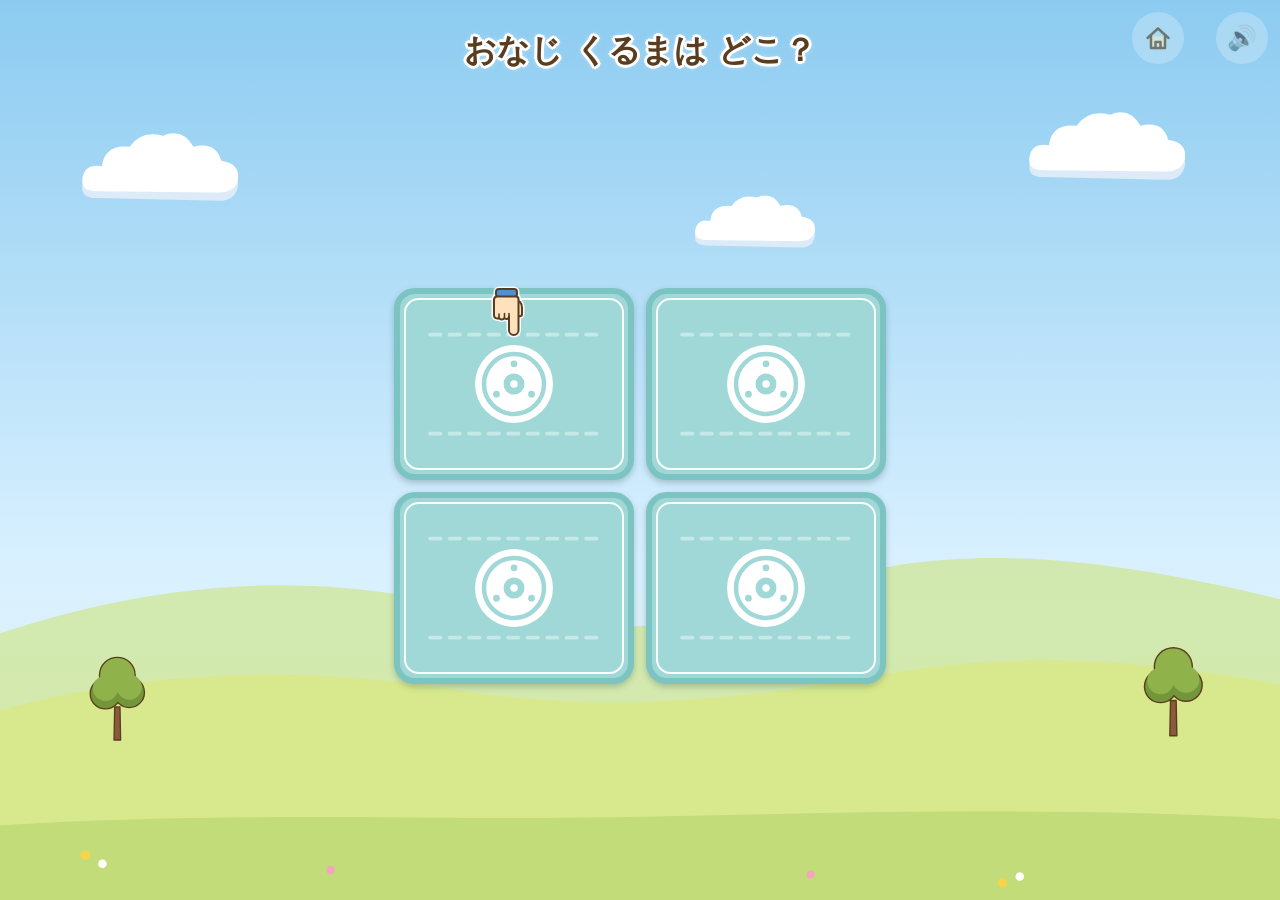
<file: games/06-pairs/index.html>
<!DOCTYPE html>
<html lang="ja">
<head>
  <meta charset="UTF-8">
  <!-- スマホやタブレットでもちょうどいい大きさで表示するための設定 -->
  <meta name="viewport" content="width=device-width, initial-scale=1.0, user-scalable=no">
  <title>おなじ くるまを さがそう</title>

  <!-- 全部のゲームで使う、共通の見た目（拡大を止める・大人用ボタン・指マーク・ぴょん・紙ふぶき） -->
  <link rel="stylesheet" href="../../shared/kuruma-base.css">

  <style>
    body {
      position: relative;            /* 背景・カード・指マークは、この画面いっぱいの箱を基準に置く */
      background: #cfeaf6;           /* 空の色（背景の絵が出るまでの、念のための色） */
    }

    /* =====================================================
       背景（明るい昼の空と、やさしい黄緑の丘。3〜5本目と同じ雰囲気）
       ===================================================== */
    .scenery {
      position: absolute;
      left: 0;
      top: 0;
      right: 0;
      bottom: 0;
      overflow: hidden;
      --hills: 40%;                  /* 丘の高さ（画面の高さに対する割合） */
      background: linear-gradient(#8ccbf0 0%, #d8f0ff 62%, #e6f5f0 100%);
      pointer-events: none;
    }
    @media (orientation: portrait) {
      .scenery { --hills: 36%; }
    }

    /* 雲：画面2つぶんの横長の帯に、同じ並びを2回くり返して置き、とてもゆっくり左へ流す（CSS のアニメーションだけ）。
       帯の半分（画面1つぶん）動いたところで最初に戻るので、つなぎ目が見えない */
    .clouds {
      position: absolute;
      left: 0;
      top: 84px;
      width: 200%;
      height: max(60px, calc(100% - 84px - var(--hills) * 0.8));
      animation: kumo 160s linear infinite;
    }
    @keyframes kumo {
      from { transform: translateX(0); }
      to   { transform: translateX(-50%); }
    }
    .cloud {
      position: absolute;
      display: block;
      height: auto;
      aspect-ratio: 120 / 56;
    }
    .cloud-l { width: clamp(100px, 13vw, 200px); }
    .cloud-m { width: clamp(80px, 10vw, 150px); }
    .cloud-s { width: clamp(60px, 7vw, 110px); }
    @media (max-height: 500px) {
      .cloud-l { width: 76px; }
      .cloud-m { width: 60px; }
      .cloud-s { display: none; }
    }
    .hills {
      position: absolute;
      left: 0;
      bottom: 0;
      width: 100%;
      height: var(--hills);
      display: block;
    }

    /* 雲・木の形を1か所に書いておくための、見えない SVG */
    .svg-defs {
      position: absolute;
      width: 0;
      height: 0;
      overflow: hidden;
    }

    /* =====================================================
       上の文字「おなじ くるまは どこ？」（そろったあいだは、くるまの名前）
       広い画面：上から 30px、右上の2つのボタンを避けて左右に 160px ずつあける
       せまい画面（560px より小さい）：ボタンの段より下（上から 92px）
       入りきらないときは、JavaScript が文字を小さくして1行に収める
       ===================================================== */
    .message {
      position: absolute;
      left: 0;
      right: 0;
      top: 30px;
      padding: 0 160px;
      font-size: clamp(18px, calc((100vw - 320px) / 12), 32px);
      line-height: 1.3;
      z-index: 2;
    }
    @media (max-width: 559.98px) {
      .message {
        top: 92px;
        padding: 0 12px;
        font-size: clamp(20px, 6vw, 32px);
      }
    }

    /* =====================================================
       カードの並び（#board）
       #board を「重なりのまとまり」（z-index: 0）にして、カードをこの中に閉じこめる。
       この中では、カードは 1、そろった2枚は 2（仕事の動きが、となりのカードより手前に出る）。
       指マーク（1）は #board より手前、上の文字・道の帯・走る箱（2）はさらに手前、
       紙ふぶき（3）・大人用ボタン（4）は共通の部品のまま。
       #board 自身はさわりを受けず、カード（.card）だけが受ける。
       --cs ＝ カードの率、--r ＝ 角の丸み、--bw ＝ ふちの太さ（JavaScript が書く。後ろの2つは画面の px）
       ===================================================== */
    #board {
      position: absolute;
      left: 0;
      top: 0;
      right: 0;
      bottom: 0;
      z-index: 0;
      pointer-events: none;
    }

    /* カード1枚の箱を、外から順に重ねる（親 → 子）：
         .card        … さわれる四角（あいだ GAP の半分ずつを足した大きさ）
         .card-box    … 見た目の箱（GAP ÷ 2 だけ内がわ）
         .kuruma-hop  … はねる箱（ぴょん・えらんでね）
         .card-tilt   … 首をかしげる箱（下のまん中が中心）
         .hint-ring   … 光のわく（めくる箱のうしろ）
         .card-flip   … めくる箱（横に縮めて、うら面とおもて面を入れかえる）
         .card-back / .card-front … うら面 / おもて面 */
    .card {
      position: absolute;
      z-index: 1;
      pointer-events: auto;
    }
    .card.front-z {
      z-index: 2;
    }
    .card-box {
      position: absolute;
    }
    .kuruma-hop,
    .card-tilt,
    .card-flip,
    .card-back,
    .card-front,
    .card-plate {
      position: absolute;
      left: 0;
      top: 0;
      right: 0;
      bottom: 0;
    }
    .card-tilt {
      transform-origin: 50% 100%;
      transition: opacity 0.3s ease;   /* そろったあと、空いた場所になるとき ふわっと消える */
    }
    .card[data-state="matched"] .card-tilt {
      opacity: 0;
    }
    .card-flip {
      transform: scaleX(1);
      transform-origin: 50% 50%;
    }

    /* うら面（全部のカードで同じ絵。水色の地に、白いタイヤの形） */
    .card-back {
      box-sizing: border-box;
      border: var(--bw, 6px) solid #7cc4c2;
      border-radius: var(--r, 16px);
      background: #9fd8d6;
      box-shadow: 0 3px 6px rgba(60, 90, 90, 0.3);
    }
    .card-back::after {                /* うすい内ふち（白い細い線） */
      content: "";
      position: absolute;
      left: calc(var(--bw, 6px) * 0.6);
      top: calc(var(--bw, 6px) * 0.6);
      right: calc(var(--bw, 6px) * 0.6);
      bottom: calc(var(--bw, 6px) * 0.6);
      border: 2px solid rgba(255, 255, 255, 0.95);
      border-radius: calc(var(--r, 16px) * 0.7);
      pointer-events: none;
    }
    .back-art {
      position: absolute;
      left: 0;
      top: 0;
      width: 100%;
      height: 100%;
      display: block;
    }

    /* おもて面（うすいクリーム色の台。どのカードも同じ台）。
       角の丸み・台の色は、この台の要素だけで描く（おもて面や中の箱には overflow: hidden を付けない） */
    .card-front {
      visibility: hidden;              /* ふだんは見えない。.show-front が付くと見える */
    }
    .card-flip.show-front .card-front {
      visibility: visible;
    }
    .card-flip.show-front .card-back {
      visibility: hidden;
    }
    .card-plate {
      box-sizing: border-box;
      border: var(--bw, 6px) solid #e6d3b5;
      border-radius: var(--r, 16px);
      background: #fbf3e0;
      box-shadow: 0 3px 6px rgba(90, 61, 30, 0.28);
    }
    .card-plate::after {
      content: "";
      position: absolute;
      left: calc(var(--bw, 6px) * 0.5);
      top: calc(var(--bw, 6px) * 0.5);
      right: calc(var(--bw, 6px) * 0.5);
      bottom: calc(var(--bw, 6px) * 0.5);
      border: 2px solid rgba(255, 255, 255, 0.95);
      border-radius: calc(var(--r, 16px) * 0.7);
      pointer-events: none;
    }
    /* カードの座標の箱（横 300 × 縦 240 を、率 --cs で縮める） */
    .card-coord {
      position: absolute;
      left: 0;
      top: 0;
      width: 300px;
      height: 240px;
      transform-origin: 0 0;
      transform: scale(var(--cs, 0.5));
    }
    /* くるまの箱（横 264 × 縦 184。カードのまん中） */
    .car-slot {
      position: absolute;
      left: 18px;
      top: 28px;
      width: 264px;
      height: 184px;
    }
    /* カードの中では、地面の影は見せない（走りさるときに戻す） */
    .kuruma-car.in-card [data-part="shadow"] {
      display: none;
    }

    /* 空いた場所（そろった2枚が出ていったあと）：うすい わくだけ */
    .slot-frame {
      position: absolute;
      left: 0;
      top: 0;
      right: 0;
      bottom: 0;
      box-sizing: border-box;
      border: 3px dashed #ffffff;
      border-radius: var(--r, 16px);
      background: rgba(255, 255, 255, 0.35);
      opacity: 0;
      transition: opacity 0.3s ease;
    }
    .card[data-state="matched"] .slot-frame {
      opacity: 0.4;
    }

    /* そっと教える光のわく：カードの外がわ・ふち。ふだんは見えない。
       光るときは 0.8秒でゆっくり明るくなって、そのまま（くり返さない＝点滅しない）。消えるときは 0.3秒 */
    .hint-ring {
      position: absolute;
      left: -6px;
      top: -6px;
      right: -6px;
      bottom: -6px;
      box-sizing: border-box;
      border: 4px solid rgba(255, 213, 79, 0.98);
      border-radius: calc(var(--r, 16px) + 6px);
      background: rgba(255, 213, 79, 0.6);
      box-shadow: 0 0 10px 2px rgba(255, 213, 79, 0.95);
      opacity: 0;
      transition: opacity 0.3s ease;
      pointer-events: none;
    }
    .hint-ring[data-on="true"] {
      opacity: 1;
      transition: opacity 0.8s ease-out;
    }

    /* =====================================================
       走る道の帯と、走る2台（そろったあと）
       どちらも画面に固定（position: fixed）。さわりは受けない。
       走る箱は4層：.run-x（横）→ .run-y（縦）→ .kuruma-hop（はねる）→ .run-scale（大きさ）
       ===================================================== */
    .road-band {
      position: fixed;
      left: 0;
      right: 0;
      top: 0;
      height: 0;
      z-index: 2;
      pointer-events: none;
      box-sizing: border-box;
      background: #cfc8b4;
      border-top: 4px solid #e3ddcb;
      opacity: 0;
      transition: opacity 0.3s ease;
    }
    .road-band.on {
      opacity: 0.9;
    }
    .run-layer {
      position: fixed;
      left: 0;
      top: 0;
      right: 0;
      bottom: 0;
      z-index: 2;
      pointer-events: none;
    }
    .run-x,
    .run-y {
      position: absolute;
      left: 0;
      top: 0;
    }
    .run-scale {
      position: absolute;
      left: 0;
      top: 0;
      transform-origin: 0 0;
    }

    /* 動きを減らす設定：雲を止める。めくる・うら返るは、縮めずに ふわっと入れかえる（0.2秒／うら返りは 0.3秒）。
       光のわくは、すぐ光った形を出す */
    @media (prefers-reduced-motion: reduce) {
      .clouds { animation: none; }
      .card-front {
        visibility: visible;
        opacity: 0;
        transition: opacity 0.2s linear;
      }
      .card-flip.show-front .card-front {
        opacity: 1;
      }
      .card-back,
      .card-flip.show-front .card-back {
        visibility: visible;
      }
      .card-flip.slow .card-front {
        transition-duration: 0.3s;
      }
      .hint-ring,
      .hint-ring[data-on="true"] {
        transition: none;
      }
    }
  </style>
</head>
<body data-scene="play" data-cards="4" data-open="0" data-hint="off">

  <!-- 雲・木の形（ここに1回だけ書いて、<use> で何回も使う）。この SVG 自体は見えない -->
  <svg class="svg-defs" aria-hidden="true" focusable="false">
    <defs>
      <!-- 丸い木1本。根もとが (0, 0)、上に向かって y がマイナスになる -->
      <g id="bgTree">
        <g fill="#5a3d1e">
          <circle cx="-18" cy="-70" r="24"/>
          <circle cx="18" cy="-72" r="24"/>
          <circle cx="0" cy="-98" r="28"/>
        </g>
        <g fill="#74963a">
          <circle cx="-18" cy="-70" r="22"/>
          <circle cx="18" cy="-72" r="22"/>
        </g>
        <g fill="#8fb34a">
          <circle cx="-18" cy="-78" r="19"/>
          <circle cx="18" cy="-80" r="19"/>
          <circle cx="0" cy="-98" r="26"/>
        </g>
        <path d="M -5 0 L -4 -50 L 4 -50 L 5 0 Z" fill="#8a5a3c" stroke="#5a3d1e" stroke-width="2" stroke-linejoin="round"/>
      </g>
      <!-- 雲（もこもこ）。下にうすい青の影、その上に白 -->
      <g id="bgCloud">
        <path fill="#dcebf7"
              d="M 14 52 Q 2 52 4 42 Q 6 32 18 34 Q 20 18 38 20 Q 46 8 62 12 Q 76 6 84 20 Q 100 16 104 30 Q 118 32 116 44 Q 114 54 102 54 Z"/>
        <path fill="#ffffff"
              d="M 14 47 Q 2 47 4 37 Q 6 27 18 29 Q 20 13 38 15 Q 46 3 62 7 Q 76 1 84 15 Q 100 11 104 25 Q 118 27 116 39 Q 114 48 102 48 Z"/>
      </g>
    </defs>
  </svg>

  <!-- ===== 背景：空・雲・丘 ===== -->
  <div class="scenery" aria-hidden="true">
    <div class="clouds">
      <svg class="cloud cloud-l" viewBox="0 0 120 56" style="left: 3%; top: 8%;"><use href="#bgCloud"/></svg>
      <svg class="cloud cloud-s" viewBox="0 0 120 56" style="left: 17%; top: 46%;"><use href="#bgCloud"/></svg>
      <svg class="cloud cloud-m" viewBox="0 0 120 56" style="left: 27%; top: 20%;"><use href="#bgCloud"/></svg>
      <svg class="cloud cloud-l" viewBox="0 0 120 56" style="left: 40%; top: 4%;"><use href="#bgCloud"/></svg>

      <svg class="cloud cloud-l" viewBox="0 0 120 56" style="left: 53%; top: 8%;"><use href="#bgCloud"/></svg>
      <svg class="cloud cloud-s" viewBox="0 0 120 56" style="left: 67%; top: 46%;"><use href="#bgCloud"/></svg>
      <svg class="cloud cloud-m" viewBox="0 0 120 56" style="left: 77%; top: 20%;"><use href="#bgCloud"/></svg>
      <svg class="cloud cloud-l" viewBox="0 0 120 56" style="left: 90%; top: 4%;"><use href="#bgCloud"/></svg>
    </div>
    <!-- 丘（やさしい黄緑）。横長の絵を、画面いっぱいに広げて、はみ出た左右は切る（slice） -->
    <svg class="hills" viewBox="0 0 1200 400" preserveAspectRatio="xMidYMax slice">
      <path fill="#cfe58f" opacity="0.7"
            d="M 0 150 C 150 100 300 90 440 128 C 560 162 660 140 760 106 C 880 66 1010 72 1200 118 L 1200 400 L 0 400 Z"/>
      <path fill="#d8e98d"
            d="M 0 222 C 140 184 280 180 420 202 C 560 226 700 212 820 190 C 960 164 1080 176 1200 198 L 1200 400 L 0 400 Z"/>
      <use href="#bgTree" transform="translate(110 250) scale(0.62)"/>
      <use href="#bgTree" transform="translate(1100 246) scale(0.66)"/>
      <path fill="#c3dc7a"
            d="M 0 330 C 220 316 420 326 600 322 C 800 318 1000 312 1200 324 L 1200 400 L 0 400 Z"/>
      <g>
        <circle cx="80" cy="358" r="4.5" fill="#f5d34a"/>
        <circle cx="96" cy="366" r="4" fill="#ffffff"/>
        <circle cx="310" cy="372" r="4" fill="#f2a7b8"/>
        <circle cx="760" cy="376" r="4" fill="#f2a7b8"/>
        <circle cx="940" cy="384" r="4.5" fill="#f5d34a"/>
        <circle cx="956" cy="378" r="4" fill="#ffffff"/>
      </g>
    </svg>
  </div>

  <!-- ===== 走る道の帯（そろった2台が ならぶところ。場所は JavaScript が書く） ===== -->
  <div class="road-band" id="roadBand" aria-hidden="true"></div>

  <!-- ===== 走る2台（そろったとき、JavaScript がここに入れる） ===== -->
  <div class="run-layer" id="runLayer" aria-hidden="true"></div>

  <!-- data-showing：いま出している文字の種類（title ＝ 「おなじ くるまは どこ？」、name ＝ くるまの名前） -->
  <p class="kuruma-message message" id="message" data-showing="title">おなじ くるまは どこ？</p>

  <!-- 大人用のボタン（どちらも2秒長押し）。トップ画面へ戻る・音を消す -->
  <button class="adult-btn home-btn" id="homeBtn" type="button" aria-label="もどる（2びょう ながおし）">
    <!-- おうちの形（三角の屋根、四角いかべ、まん中に戸） -->
    <svg viewBox="0 0 26 26" aria-hidden="true" focusable="false">
      <g fill="none" stroke="#5a3d1e" stroke-width="2.5" stroke-linejoin="round" stroke-linecap="round">
        <path d="M 6 11.5 L 6 23 L 20 23 L 20 11.5" fill="#fff3c4"/>
        <path d="M 2.5 13 L 13 3.5 L 23.5 13"/>
        <path d="M 10.5 23 L 10.5 17 L 15.5 17 L 15.5 23"/>
      </g>
    </svg>
  </button>
  <button class="adult-btn mute-btn" id="muteBtn" type="button" aria-label="おとを けす（2びょう ながおし）">🔊</button>

  <!-- カードの並び（JavaScript が作って、この中に入れる） -->
  <div id="board"></div>

  <!-- 全部のゲームで使う、共通の部品（音 → BGM → さわる操作 → くるまの図鑑 → 動き → 選ぶ仕組み の順に読み込む） -->
  <script src="../../shared/kuruma-sound.js"></script>
  <script src="../../shared/kuruma-bgm.js"></script>
  <script src="../../shared/kuruma-touch.js"></script>
  <script src="../../shared/kuruma-cars.js"></script>
  <script src="../../shared/kuruma-stage.js"></script>
  <script src="../../shared/kuruma-choice.js"></script>

  <script>
    (function () {
      "use strict";

      var K = window.Kuruma;
      var C = K.choice;

      // =====================================================
      // 設定（数字を変えると動きが変わります。時間はミリ秒）
      // =====================================================
      // 図鑑の24台（図鑑の順）
      var CAR_IDS = ["mixer", "dump", "bulldozer", "garbage", "shovel", "fire", "ambulance", "crane", "police",
                     "grader", "tanker", "tractor", "taxi", "tow", "sports", "roller", "bus", "doubledecker",
                     "loader", "forklift", "wingtruck", "carrier", "mail", "shirobai"];

      // 同じ面に出さない組み合わせ（色が同じ・形が似ているくるま）。3本目と同じ56組。
      // 同じ面に似たくるまがいると、めくったときに「同じかな？」と迷い、細かい部品のちがいを見くらべる遊びになるため
      var NG_PAIRS = [
        ["dump", "garbage"], ["ambulance", "police"], ["dump", "fire"], ["garbage", "fire"],
        ["garbage", "ambulance"], ["crane", "shovel"], ["bulldozer", "shovel"], ["bulldozer", "crane"],
        // 色が同じ組
        ["grader", "bulldozer"], ["grader", "shovel"], ["grader", "crane"], ["roller", "mixer"],
        ["bus", "dump"], ["tractor", "garbage"], ["doubledecker", "fire"],
        // 形が似ている組
        ["bus", "doubledecker"], ["grader", "tractor"], ["roller", "bulldozer"], ["tanker", "mixer"],
        ["tanker", "dump"], ["tow", "crane"], ["taxi", "police"], ["taxi", "sports"], ["police", "sports"],
        ["bus", "ambulance"], ["tanker", "garbage"], ["tanker", "fire"], ["roller", "tractor"],
        ["tow", "dump"], ["tow", "bus"], ["bus", "garbage"],
        // 24台にしたときに足した組（色が同じ）
        ["loader", "mixer"], ["loader", "roller"], ["mail", "fire"], ["mail", "doubledecker"],
        ["shirobai", "ambulance"], ["shirobai", "police"],
        // 24台にしたときに足した組（形が似ている）
        ["loader", "bulldozer"], ["loader", "shovel"], ["loader", "tractor"], ["loader", "grader"],
        ["forklift", "loader"], ["wingtruck", "garbage"], ["wingtruck", "dump"], ["wingtruck", "tanker"],
        ["wingtruck", "fire"], ["wingtruck", "bus"], ["wingtruck", "mail"], ["carrier", "tow"],
        ["carrier", "fire"], ["carrier", "wingtruck"], ["carrier", "tanker"], ["mail", "ambulance"],
        ["mail", "bus"], ["mail", "taxi"], ["mail", "police"]
      ];

      // カードの大きさ（カードの座標。画面の大きさに合わせて、率 cs で伸び縮みする）
      var CARD_W = 300;          // カードの枠の横
      var CARD_H = 240;          // カードの枠の縦
      var BOX_W = 264;           // くるまの箱の横（カードのまん中）
      var BOX_H = 184;           // くるまの箱の縦
      var CAR_MAX_K = 1.4;       // くるまを大きくする倍率の上限
      var MEASURE_PAD = 3;       // 測った範囲のまわりに足す余白（ふちどりの線のぶん）

      // 画面の並べ方（画面の px）
      var SIDE = 12;             // 画面の左右のあき
      var BOTTOM = 12;           // 画面の下のあき
      var GAP = 12;              // カードどうしのあいだ
      var CARD_MAX = 0.8;        // カードの率の上限
      var ADULT_BOTTOM = 76;     // 音を消しているときの大人用ボタン（64px）の下のはし
      var HOME_URL = "../../index.html"; // トップ画面
      var CARD_TIP = { x: 150, y: 60 };  // 指マークの指先（カードの座標）

      // 動きの時間
      var FLIP_TIME = 300;       // めくる（縮めて・広げる 合わせて）
      var MISS_SHOW = 500;       // そろわなかったとき、2枚をおもてのまま見せる時間
      var WRONG_TIME = 600;      // 首をかしげる時間（共通の部品と同じ）
      var BACK_TIME = 600;       // ゆっくり うら返る（縮めて・広げる 合わせて）
      var BACK_TIME_REDUCED = 300; // 動きを減らす設定：うら返る（ふわっと入れかえ）
      var WORK_AT = 900;         // そろってから、仕事を始めるまで
      var WORK_HOLD = 1200;      // 仕事を始めてから、カードを出るまで
      var LINE_UP = 600;         // 2台が ならぶ時間
      var LINE_GAP = 0.2;        // ならんだ2台のあいだ（くるまの横幅の何倍か）
      var MIN_RUN_TIME = 300;    // 走りさる時間の下限
      var REDUCED_LEAVE = 500;   // 動きを減らす設定：その場で ふわっと消える時間
      var OLD_FADE = 300;        // 次の面になるとき、空いた場所が消える時間
      var ENTER_SLIDE = 600;     // 入ってくる1枚の移動の時間
      var ENTER_STAGGER = 80;    // 入ってくるカードの出発のずれ（左上から順）
      var ENTER_TOTAL = 1100;    // 入ってくるのに かかる時間（いちばん遅いカードが止まるまで ＋ 0.1秒）
      var REDUCED_ENTER = 400;   // 動きを減らす設定：新しいカードが ふわっと出る時間
      var REDUCED_ENTER_TOTAL = 500;
      var NUDGE_TIME = 8000;     // 2面目から：さわらないでいると「えらんでね」を1回出すまで
      var MIN_STEP = 40;         // 1歩の長さの最低（走る時間の計算のもと）
      var STEP_DIV = 6;          // 1歩の長さ ＝ 画面の横幅 ÷ これ
      var MSG_FADE = 250;        // 上の文字が消える時間・出る時間（それぞれ）
      var MIN_MSG_FONT = 12;     // 上の文字を縮めるときの下限
      var TITLE_TEXT = "おなじ くるまは どこ？";   // ふだんの上の文字

      // 時刻（2枚目をさわった時刻を 0 とする）
      var WRONG_AT = FLIP_TIME + MISS_SHOW;      // 0.8秒：2枚とも首をかしげる
      var BACK_AT = WRONG_AT + WRONG_TIME;       // 1.4秒：2枚が うら返り始める
      var LEAVE_AT = WORK_AT + WORK_HOLD;        // 2.1秒：カードから出る

      // =====================================================
      // ページの部品
      // =====================================================
      var body = document.body;
      var board = document.getElementById("board");
      var message = document.getElementById("message");
      var muteBtn = document.getElementById("muteBtn");
      var homeBtn = document.getElementById("homeBtn");
      var roadBand = document.getElementById("roadBand");
      var runLayer = document.getElementById("runLayer");

      // =====================================================
      // いまの状態
      // =====================================================
      var scene = "play";          // いまの場面（play・miss・match・leave・enter）
      var cards = [];              // いまの面のカード（左上から順）
      var L = null;                // いまの並べ方（画面の大きさから計算した値）
      var faceIndex = -1;          // 何面目か（0 から。画面には出さない）
      var missStreak = 0;          // 続けて そろわなかった回数（画面には出さない）
      var everFlipped = false;     // 一度でもカードをめくったか（めくったら、指マークは二度と出さない）
      var autoNudged = false;      // 「えらんでね」（自動）を この面で もう出したか
      var matchStart = 0;          // そろった（2枚目をさわった）時刻
      var matchPair = [];          // そろった2枚
      var runs = [];               // 走っている2台
      var nudgeTimer = null;
      var hint = null;             // 指マーク（1面目のはじめだけ）
      var measured = {};           // くるまごとの、見えている範囲（1台につき1回だけ測る）

      // 動きを減らす設定か（そのときどきで調べる）
      function reduced() {
        return !!(window.matchMedia && window.matchMedia("(prefers-reduced-motion: reduce)").matches);
      }

      // 決まった時間のあとに関数を呼ぶ
      function later(ms, fn) {
        return setTimeout(fn, ms);
      }

      // =====================================================
      // 出題器：1面ぶんの くるまとカードの並びを決める
      //   createDeck(rand).next() が { cars: [図鑑の名前…], order: [カードの並び] } を返す。
      //   1回目は2台（4枚）、2回目から3台（6枚）。同じくるまが2面続けて出ない。
      //   主役の1台は「これまでに出た回数がいちばん少ない くるま」（同じ回数なら rand で1つ）。
      //   こうすると、24台すべてが 24面以内に1回は出る。
      //   ほかの1〜2台は、共通の部品 pick() で選ぶ（どの2台も NG_PAIRS にならない）。
      //   乱数は、すべて引数の rand を通す（決まった並びを渡せば、同じ結果になる）
      // =====================================================
      function createDeck(rand) {
        var r = typeof rand === "function" ? rand : Math.random;
        var counts = {};           // くるまごとの、これまでに出た回数
        var recent = [];           // 最近8面のくるま
        var prev = null;           // 前の面のくるま
        var faces = 0;             // 作った面の数
        var i;
        for (i = 0; i < CAR_IDS.length; i++) counts[CAR_IDS[i]] = 0;

        function inPrev(id) {
          return !!prev && prev.indexOf(id) >= 0;
        }
        function seenCounts() {
          var s = {};
          for (var a = 0; a < recent.length; a++) {
            for (var b = 0; b < recent[a].length; b++) s[recent[a][b]] = (s[recent[a][b]] || 0) + 1;
          }
          return s;
        }
        // 主役 lead と組にして、n 台の組を選ぶ。作れなければ null
        function trySet(lead, n) {
          var pool = [];
          for (var p = 0; p < CAR_IDS.length; p++) {
            if (!inPrev(CAR_IDS[p])) pool.push(CAR_IDS[p]);      // 前の面に出たくるまは入れない
          }
          var seen = seenCounts();
          var set = C.pick(lead, pool, NG_PAIRS, n, prev, r, seen);
          if (!set) set = C.pick(lead, CAR_IDS, NG_PAIRS, n, prev, r, seen);   // ふつうは起きない（念のため）
          return set;
        }

        return {
          next: function () {
            var n = faces === 0 ? 2 : 3;
            // 主役の候補：前の面に出ていないくるまを、まぜてから、出た回数の少ない順に並べる
            var cand = [];
            for (var c = 0; c < CAR_IDS.length; c++) {
              if (!inPrev(CAR_IDS[c])) cand.push(CAR_IDS[c]);
            }
            cand = C.shuffle(cand, r);
            cand.sort(function (p, q) { return counts[p] - counts[q]; });
            var set = null;
            for (var t = 0; t < cand.length && !set; t++) set = trySet(cand[t], n);
            if (!set) {
              // ふつうは起きない（念のため）：入れない組の決まりをゆるめて作る
              set = [cand[0]];
              for (var f = 0; f < CAR_IDS.length && set.length < n; f++) {
                if (CAR_IDS[f] !== cand[0]) set.push(CAR_IDS[f]);
              }
            }
            for (var k = 0; k < set.length; k++) counts[set[k]]++;
            recent.push(set.slice());
            if (recent.length > 8) recent.shift();
            prev = set.slice();
            faces++;
            var ids = [];
            for (var m = 0; m < set.length; m++) ids.push(set[m], set[m]);   // 同じくるまを2枚ずつ
            return { cars: set.slice(), order: C.shuffle(ids, r) };
          }
        };
      }
      var deck = createDeck(Math.random);

      // =====================================================
      // くるまの見えている範囲を測る
      //   見えている末端の図形（path・rect・circle など）ごとの getBBox を、svg の座標に直して囲む。
      //   <g> や <svg>（入れ物）には getBBox をかけない（切りぬかれて見えない形で、実際より大きく測れるため）。
      //   [clip-path] の中・<clipPath> の中・display: none の中・不透明度 0 のものは、数えない。
      //   地面の影（shadow）と ランプの光の輪（glow）も、くるまの本体ではないので数えない。
      //   svg はページの中に入っていて、見えている（display: none でない）ことが必要。測れなければ null
      // =====================================================
      function measureCar(svg) {
        var screen = svg.getScreenCTM ? svg.getScreenCTM() : null;
        if (!screen) return null;
        var inv;
        try { inv = screen.inverse(); } catch (err0) { return null; }   // 逆の行列が作れないとき（縮んでいるなど）は測らない
        var minX = Infinity;
        var minY = Infinity;
        var maxX = -Infinity;
        var maxY = -Infinity;
        var shapes = svg.querySelectorAll("path, rect, circle, ellipse, line, polygon, polyline");
        for (var j = 0; j < shapes.length; j++) {
          var s = shapes[j];
          if (s.closest("[clip-path], clipPath")) continue;
          if (s.closest('[data-part="shadow"], [data-part="glow"]')) continue;
          // 図形から svg までの どれかが opacity 0 なら、見えていないので数えない
          var hidden = false;
          for (var up = s; up && up !== svg; up = up.parentNode) {
            if (up.nodeType === 1 && window.getComputedStyle(up).opacity === "0") { hidden = true; break; }
          }
          if (hidden) continue;
          var cs = s.getScreenCTM();
          if (!cs) continue;                                // 見えていない（display: none の中など）
          var bb;
          try { bb = s.getBBox(); } catch (err) { continue; }
          var m = inv.multiply(cs);
          var xs = [bb.x, bb.x + bb.width];
          var ys = [bb.y, bb.y + bb.height];
          for (var a = 0; a < 2; a++) {
            for (var b = 0; b < 2; b++) {
              var px = m.a * xs[a] + m.c * ys[b] + m.e;
              var py = m.b * xs[a] + m.d * ys[b] + m.f;
              if (px < minX) minX = px;
              if (px > maxX) maxX = px;
              if (py < minY) minY = py;
              if (py > maxY) maxY = py;
            }
          }
        }
        if (!isFinite(minX) || maxX <= minX || maxY <= minY) return null;
        return { x: minX, y: minY, w: maxX - minX, h: maxY - minY };
      }

      // カードの中のくるまを、くるまの箱（264 × 184）いっぱいに大きくして、まん中に置く
      //   測った範囲の まわりに MEASURE_PAD を足して viewBox にし、width・height も その大きさ（倍率ぶん）に書き直す。
      //   倍率 ＝ 測った範囲が箱に入る いちばん大きい倍率（上限 CAR_MAX_K）
      function fitCar(c) {
        var svg = c.car.el;
        var m = measured[c.id];
        if (!m) {
          m = measureCar(svg) || { x: 0, y: 0, w: c.car.width, h: c.car.height };   // 測れないときは図鑑の枠のまま
          measured[c.id] = m;
        }
        var k = Math.min(BOX_W / m.w, BOX_H / m.h, CAR_MAX_K);
        var vw = m.w + MEASURE_PAD * 2;
        var vh = m.h + MEASURE_PAD * 2;
        svg.setAttribute("viewBox", (m.x - MEASURE_PAD) + " " + (m.y - MEASURE_PAD) + " " + vw + " " + vh);
        svg.setAttribute("width", vw * k);
        svg.setAttribute("height", vh * k);
        svg.style.left = ((BOX_W - vw * k) / 2) + "px";
        svg.style.top = ((BOX_H - vh * k) / 2) + "px";
      }

      // =====================================================
      // 上の文字の入れかえ（ふだん：「おなじ くるまは どこ？」／そろったあいだ：くるまの名前）
      //   opacity だけを なめらかに変える（消える → 入れかえ → 出る の1往復。点滅しない）。
      //   動きを減らす設定では、すぐ入れかえる。いまの文字の種類を data-showing に書く
      // =====================================================
      var msgTimer = null;
      var msgFadeTimer = null;

      // 文字が1行に入る大きさに、小さくする（入るときは CSS の大きさのまま）
      function fitMessage() {
        message.style.fontSize = "";
        var cs = window.getComputedStyle(message);
        var avail = message.clientWidth - parseFloat(cs.paddingLeft) - parseFloat(cs.paddingRight) - 8;
        var range = document.createRange();
        range.selectNodeContents(message);
        var w = range.getBoundingClientRect().width;
        if (avail > 0 && w > avail) {
          message.style.fontSize = Math.max(MIN_MSG_FONT, Math.floor(parseFloat(cs.fontSize) * avail / w * 10) / 10) + "px";
        }
      }
      function swapMessage(text, kind) {
        message.textContent = text;
        message.setAttribute("data-showing", kind);
        fitMessage();
        if (reduced()) {
          message.style.transition = "none";
          message.style.opacity = "1";
        } else {
          message.style.transition = "opacity " + MSG_FADE + "ms ease";
          message.style.opacity = "1";
        }
      }
      // くるまの名前に入れかえる（まず消えて、入れかえてから出る）
      function showNameMessage(name) {
        clearTimeout(msgTimer);
        clearTimeout(msgFadeTimer);
        if (reduced()) {
          swapMessage(name, "name");
          return;
        }
        message.style.transition = "opacity " + MSG_FADE + "ms ease";
        message.style.opacity = "0";
        msgTimer = later(MSG_FADE, function () {
          swapMessage(name, "name");
        });
      }
      // 走りさる終わりの 0.25秒前から、名前を消し始める（走りさったとき、消え終わっているように）
      function startFadeOutMessage(runMs) {
        clearTimeout(msgFadeTimer);
        if (reduced()) return;
        msgFadeTimer = later(Math.max(0, runMs - MSG_FADE), function () {
          message.style.transition = "opacity " + MSG_FADE + "ms ease";
          message.style.opacity = "0";
        });
      }
      function showTitleMessage() {
        clearTimeout(msgTimer);
        clearTimeout(msgFadeTimer);
        swapMessage(TITLE_TEXT, "title");
      }

      // ===== 場面を <body> に書く（テストの台本が場面を待てるように） =====
      function setScene(value) {
        scene = value;
        body.setAttribute("data-scene", value);
      }
      // いま おもてになっている（そろっていない）カードの数を <body> に書く
      function openCards() {
        var list = [];
        for (var i = 0; i < cards.length; i++) {
          if (cards[i].state === "up") list.push(cards[i]);
        }
        return list;
      }
      function refreshOpen() {
        body.setAttribute("data-open", String(openCards().length));
      }

      // =====================================================
      // 画面の大きさから、カードの並べ方を計算する
      //   上から：上の文字（と大人用ボタン）→ カードの並び（のこりの高さの まん中）
      //   並べ方の候補のうち、カードがいちばん大きくなるものを選ぶ（同じ大きさなら、上のもの）
      //     率 cs ＝ min(CARD_MAX, (W − GAP × (列 − 1)) ÷ (CARD_W × 列), (H − GAP × (段 − 1)) ÷ (CARD_H × 段))
      // =====================================================
      var LAYOUTS = {
        4: [[2, 2], [4, 1], [1, 4]],
        6: [[3, 2], [2, 3], [6, 1], [1, 6]]
      };
      function computeLayout(n) {
        var W = window.innerWidth;
        var H = window.innerHeight;
        var top = Math.max(message.getBoundingClientRect().bottom, ADULT_BOTTOM) + 8;
        var aw = W - SIDE * 2;                 // 使える横
        var ah = H - top - BOTTOM;             // 使える縦
        var list = LAYOUTS[n] || [[2, 2]];
        var best = null;
        for (var i = 0; i < list.length; i++) {
          var cols = list[i][0];
          var rows = list[i][1];
          var cs = Math.min(CARD_MAX,
            (aw - GAP * (cols - 1)) / (CARD_W * cols),
            (ah - GAP * (rows - 1)) / (CARD_H * rows));
          if (!best || cs > best.cs + 1e-9) best = { cols: cols, rows: rows, cs: cs };
        }
        best.cs = Math.max(0.1, best.cs);
        var blockW = best.cols * CARD_W * best.cs + (best.cols - 1) * GAP;
        var blockH = best.rows * CARD_H * best.cs + (best.rows - 1) * GAP;
        best.left0 = SIDE + (aw - blockW) / 2 - GAP / 2;    // さわれる四角は、見た目より GAP ÷ 2 ずつ広い
        best.top0 = top + (ah - blockH) / 2 - GAP / 2;
        best.midY = top + ah / 2;                           // カードの並びの縦のまん中（走る道の高さ）
        best.W = W;
        best.H = H;
        return best;
      }

      // 並べ方を、カードに書く
      function applyLayout() {
        var cs = L.cs;
        var cw = CARD_W * cs;
        var ch = CARD_H * cs;
        board.style.setProperty("--cs", cs);
        board.style.setProperty("--r", Math.max(8, 26 * cs) + "px");    // 角の丸み（画面の px）
        board.style.setProperty("--bw", Math.max(3, 8 * cs) + "px");    // ふちの太さ（画面の px）
        for (var i = 0; i < cards.length; i++) {
          var c = cards[i];
          var col = i % L.cols;
          var row = Math.floor(i / L.cols);
          c.x = L.left0 + col * (cw + GAP);
          c.y = L.top0 + row * (ch + GAP);
          c.w = cw + GAP;
          c.el.style.left = c.x + "px";
          c.el.style.top = c.y + "px";
          c.el.style.width = c.w + "px";
          c.el.style.height = (ch + GAP) + "px";
          c.box.style.left = (GAP / 2) + "px";
          c.box.style.top = (GAP / 2) + "px";
          c.box.style.width = cw + "px";
          c.box.style.height = ch + "px";
        }
      }

      // =====================================================
      // カードを作る
      // =====================================================
      // うら面の絵（全部のカードで同じ。水色の地に、白いタイヤの形と、うすい道のしま。文字・数字・「？」は描かない）
      var BACK_ART =
        '<svg class="back-art" viewBox="0 0 300 240" aria-hidden="true" focusable="false">' +
          '<g fill="none" stroke="#c4e9e7" stroke-width="5" stroke-dasharray="14 12" stroke-linecap="round">' +
            '<path d="M 38 54 L 262 54"/><path d="M 38 186 L 262 186"/>' +
          '</g>' +
          '<circle cx="150" cy="120" r="52" fill="#ffffff"/>' +
          '<circle cx="150" cy="120" r="40" fill="none" stroke="#9fd8d6" stroke-width="6"/>' +
          '<circle cx="150" cy="120" r="14" fill="#9fd8d6"/>' +
          '<circle cx="150" cy="120" r="5" fill="#ffffff"/>' +
          '<g fill="#9fd8d6">' +
            '<circle cx="150" cy="93" r="4.5"/><circle cx="173.4" cy="133.5" r="4.5"/><circle cx="126.6" cy="133.5" r="4.5"/>' +
          '</g>' +
        '</svg>';

      // カード1枚を作る（くるまの絵は、カード1枚ごとに別に作る）
      //   id … 図鑑の名前、pair … その面の何番目のくるまか（a・b・c）、nth … 同じペアの1枚目・2枚目（0・1）
      function makeCard(id, pair, nth) {
        var el = document.createElement("div");
        el.className = "card";
        el.setAttribute("data-car", id);
        el.setAttribute("data-pair", pair);
        el.setAttribute("data-nth", String(nth));
        el.setAttribute("data-state", "down");
        el.innerHTML =
          '<div class="card-box">' +
            '<div class="slot-frame"></div>' +
            '<div class="kuruma-hop"><div class="card-tilt">' +
              '<div class="hint-ring" data-on="false"></div>' +
              '<div class="card-flip">' +
                '<div class="card-back">' + BACK_ART + '</div>' +
                '<div class="card-front"><div class="card-plate"></div>' +
                  '<div class="card-coord"><div class="car-slot"></div></div></div>' +
              '</div>' +
            '</div></div>' +
          '</div>';
        var car = K.cars.create(id);
        car.el.classList.add("in-card");                 // カードの中では、地面の影を見せない
        el.querySelector(".car-slot").appendChild(car.el);
        var hopEl = el.querySelector(".kuruma-hop");
        var c = {
          id: id,
          pair: pair,
          nth: nth,
          el: el,
          box: el.querySelector(".card-box"),
          hopEl: hopEl,
          tilt: el.querySelector(".card-tilt"),
          ring: el.querySelector(".hint-ring"),
          flip: el.querySelector(".card-flip"),
          car: car,
          hopper: K.stage.hopper(hopEl),
          state: "down",            // down ＝ うら／up ＝ おもて／matched ＝ そろって空いた
          face: "back",             // いま見えている面（back・front）
          timer: null,              // めくる・うら返る途中の予約
          x: 0, y: 0, w: 0
        };
        el._card = c;
        return c;
      }

      // 1面ぶんのカードを作って、並べる（古いカードは、呼ぶ前に外しておく）
      function buildFace(face) {
        var seen = {};
        cards = [];
        for (var i = 0; i < face.order.length; i++) {
          var id = face.order[i];
          var nth = seen[id] || 0;
          seen[id] = nth + 1;
          var c = makeCard(id, "abc".charAt(face.cars.indexOf(id)), nth);
          board.appendChild(c.el);
          cards.push(c);
        }
        body.setAttribute("data-cards", String(cards.length));
        L = computeLayout(cards.length);
        applyLayout();
        for (var j = 0; j < cards.length; j++) fitCar(cards[j]);   // ページに入ってから測る
        faceIndex++;
        autoNudged = false;
        refreshOpen();
      }

      // =====================================================
      // めくる・うら返る（横に縮めて、見えない一瞬で うら面とおもて面を入れかえ、横に広げる。2D の scaleX の2段）
      //   3D の回転は使わない（iPhone の Safari で、うら面が透けたり ちらついたりしやすいため）
      //   動きを減らす設定：縮めずに、うら面とおもて面を ふわっと入れかえる
      // =====================================================
      function setFlip(c, scale, ms, ease) {
        c.flip.style.transition = "transform " + ms + "ms " + ease;
        // 0 ちょうどだと、iPhone の Safari で面の入れかえがちらつくことがあるので、ほぼ 0 にする
        c.flip.style.transform = "scaleX(" + (scale === 0 ? 0.001 : scale) + ")";
      }
      function showFront(c, on) {
        c.flip.classList.toggle("show-front", on);
        c.face = on ? "front" : "back";
        void c.flip.offsetWidth;               // 面の入れかえを、一度 反映させてから広げる
      }
      function flipUp(c) {
        clearTimeout(c.timer);
        c.timer = null;
        c.state = "up";
        c.el.setAttribute("data-state", "up");
        refreshOpen();
        if (reduced()) {
          c.flip.classList.remove("slow");
          showFront(c, true);                  // うら返る途中でも、おもて面の不透明度を 1 に戻すだけ
          return;
        }
        var half = FLIP_TIME / 2;
        if (c.face === "front") {
          // うら返りの前半（おもて面が見えて縮んでいる途中）：うら面に切りかえず、おもて面のまま広げて戻す
          setFlip(c, 1, half, "ease-out");
          return;
        }
        // ふつうの めくる動き（うら返りの後半の途中なら、そこから縮める）
        setFlip(c, 0, half, "ease-in");
        c.timer = later(half, function () {
          c.timer = null;
          showFront(c, true);
          setFlip(c, 1, half, "ease-out");
        });
      }
      function flipDown(c) {
        clearTimeout(c.timer);
        c.timer = null;
        c.state = "down";
        c.el.setAttribute("data-state", "down");
        if (reduced()) {
          c.flip.classList.add("slow");
          showFront(c, false);
          c.timer = later(BACK_TIME_REDUCED, function () {
            c.timer = null;
            c.flip.classList.remove("slow");
          });
          return;
        }
        var half = BACK_TIME / 2;
        setFlip(c, 0, half, "ease-in");        // 前半：おもて面のまま縮む
        c.timer = later(half, function () {
          c.timer = null;
          showFront(c, false);                 // 後半：うら面になって広がる
          setFlip(c, 1, half, "ease-out");
        });
      }

      // =====================================================
      // 光のわく（そっと教える。2回続けて そろわなかったあと、次の1枚目のペアのもう1枚が光る）
      // =====================================================
      function clearRings() {
        for (var i = 0; i < cards.length; i++) cards[i].ring.setAttribute("data-on", "false");
        body.setAttribute("data-hint", "off");
      }

      // ===== えらんでね =====
      function downHops() {
        var list = [];
        for (var i = 0; i < cards.length; i++) {
          if (cards[i].state === "down") list.push(cards[i].hopEl);
        }
        return list;
      }
      function allHops() {
        var list = [];
        for (var i = 0; i < cards.length; i++) list.push(cards[i].hopEl);
        return list;
      }
      // 2面目から：8秒さわらないと、1面に1回だけ自動で出す（play のあいだだけ数える）
      function restartNudgeTimer() {
        clearTimeout(nudgeTimer);
        if (faceIndex <= 0 || autoNudged || scene !== "play" || reduced()) return;
        nudgeTimer = later(NUDGE_TIME, function () {
          if (scene !== "play" || autoNudged) return;
          autoNudged = true;
          C.nudge(downHops());
        });
      }

      // =====================================================
      // 指マーク（1面目のはじめだけ。左上のカードを指す）
      // =====================================================
      var hintTimer = K.touch.hintTimer(function () {
        // めくる前に背景をさわって消えたとき、5秒さわらなかったら また出す
        if (!everFlipped && scene === "play" && hint) {
          placeHint();
          K.touch.showHint(hint);
        }
      });
      // 指先を、左上のカードの（150, 60）に置く。上の文字・2つの大人用ボタンに重なるときは、小さくする・下げる
      function placeHint() {
        if (!hint || !cards.length) return;
        var r = cards[0].box.getBoundingClientRect();
        var cs = L ? L.cs : 0.5;
        var tipX = r.left + CARD_TIP.x * cs;
        var tipY = r.top + CARD_TIP.y * cs;
        var fit = K.touch.hintFit(tipX, tipY, [message, homeBtn, muteBtn]);
        hint.style.setProperty("--hs", fit.scale);
        hint.style.left = (tipX - K.touch.HINT_TIP_X * fit.scale) + "px";
        hint.style.top = (tipY - K.touch.HINT_HEIGHT * fit.scale + fit.drop) + "px";
      }

      // =====================================================
      // 画面のどこかに指がふれた瞬間
      // （大人用のボタンへのタッチと、2本目からの指は、共通の部品が はぶいてくれる）
      // =====================================================
      K.touch.onTap(function (e) {
        var el = e.target && e.target.closest ? e.target.closest(".card") : null;
        var c = el ? el._card : null;
        // 空いた場所と、古いカードは、背景と同じ
        if (c && (c.state === "matched" || cards.indexOf(c) < 0)) c = null;

        // めくる前に さわったら、指マークを消す（背景なら 5秒で また出る。カードなら めくるので、二度と出ない）
        if (hint && !everFlipped) {
          K.touch.hideHint(hint);
          hintTimer.stop();
          if (!c) hintTimer.restart();
        }

        if (scene === "play") {
          if (!c) {
            // 背景：うら返しのカードが、左上から順に小さくはねる（音なし。まちがいに数えない）
            C.nudge(downHops());
            restartNudgeTimer();
            return;
          }
          if (c.state === "up") {
            c.hopper.hop();                  // めくってある1枚目：うら返さず、小さくはねるだけ
            restartNudgeTimer();
            return;
          }
          var opened = openCards();
          if (opened.length === 0) firstFlip(c);
          else secondFlip(c, opened[0]);
          return;
        }

        if (scene === "miss") {
          if (c) c.hopper.hop();             // めくれない。さわったカードが小さくはねる（音なし）
          return;
        }

        if (scene === "match") {
          if (Date.now() - matchStart >= FLIP_TIME) {
            // 0.3秒から：そろった2枚が「プッ」とはねる
            K.sound.playHorn();
            for (var i = 0; i < matchPair.length; i++) matchPair[i].hopper.hop();
          } else if (c && matchPair.indexOf(c) < 0) {
            c.hopper.hop();                  // 0〜0.3秒は音なし。ほかのカードだけ小さくはねる
          }
          return;
        }

        if (scene === "leave") {
          // 走っている2台が「プッ」とはねる（走る道すじ・時刻は変えない）
          K.sound.playHorn();
          for (var j = 0; j < runs.length; j++) runs[j].hopper.hop();
          return;
        }

        if (scene === "enter" && c) c.hopper.hop();   // 入ってくるあいだ：さわったカードが小さくはねる（音なし）
      });

      // =====================================================
      // 1枚目をめくる
      // =====================================================
      function firstFlip(c) {
        everFlipped = true;
        if (hint) {
          K.touch.hideHint(hint);
          hintTimer.stop();
        }
        C.stopNudge(allHops());              // えらんでね の途中なら止める
        flipUp(c);
        // 2回続けて そろわなかったあとは、ペアのもう1枚の光のわくが ふわっと光る
        if (missStreak >= 2) {
          for (var i = 0; i < cards.length; i++) {
            if (cards[i] !== c && cards[i].id === c.id) {
              cards[i].ring.setAttribute("data-on", "true");
              body.setAttribute("data-hint", "glow");
            }
          }
        }
        restartNudgeTimer();
      }

      // =====================================================
      // 2枚目をめくる：同じなら match、ちがえば miss
      // =====================================================
      function secondFlip(c, first) {
        C.stopNudge(allHops());
        clearTimeout(nudgeTimer);
        clearRings();                        // 光のわくは、この瞬間から ふわっと消える
        flipUp(c);                           // data-open は 2 になる
        if (c.id === first.id) startMatch(first, c);
        else startMiss(first, c);
      }

      // ----- そろわなかった -----
      function startMiss(a, b) {
        setScene("miss");
        missStreak++;
        later(WRONG_AT, function () {
          C.wrong(a.tilt);                   // 2枚とも首をかしげる（「ぽよん」の音は、共通の部品の間隔で1回だけ鳴る）
          C.wrong(b.tilt);
        });
        later(BACK_AT, function () {
          flipDown(a);                       // 2枚が ゆっくり うら返る。うら返り始めた時刻に play に戻る
          flipDown(b);
          refreshOpen();
          toPlay();
        });
      }

      // ----- そろった -----
      function startMatch(a, b) {
        setScene("match");
        matchStart = Date.now();
        missStreak = 0;
        matchPair = [a, b].sort(function (p, q) { return p.nth - q.nth; });
        later(FLIP_TIME, function () {
          // めくり終わった：「ピポピン♪」・紙ふぶき・2枚がぴょん・上の文字がくるまの名前に
          C.celebrate();
          for (var i = 0; i < matchPair.length; i++) {
            if (!reduced()) matchPair[i].hopper.hop();   // 動きを減らす設定では、はねない
            matchPair[i].el.classList.add("front-z");   // 仕事の動きが、となりのカードに かくれないように
          }
          showNameMessage(K.cars.get(a.id).name);
        });
        later(WORK_AT, function () {
          // 2台いっしょに仕事をする（音は1台ぶんだけ）
          matchPair[0].car.work();
          matchPair[1].car.work();
          matchPair[0].car.sound();
        });
        later(LEAVE_AT, leave);
      }

      // 次にめくれる状態に戻る
      function toPlay() {
        setScene("play");
        relayout();
        restartNudgeTimer();
      }

      // =====================================================
      // 走りさる：そろった2台がカードから出て、道の まん中に ならび、そろって右へ走りさる
      //   走る箱（4層）：横（translateX）→ 縦（translateY）→ はねる → 大きさ（scale）
      // =====================================================
      function makeRun(c) {
        var svg = c.car.el;
        var r0 = svg.getBoundingClientRect();          // 移す前の、画面の四角（この四角に置いてから移すので、絵は動いて見えない）
        var xEl = document.createElement("div");
        xEl.className = "run-x";
        var yEl = document.createElement("div");
        yEl.className = "run-y";
        var hopEl = document.createElement("div");
        hopEl.className = "kuruma-hop";
        var scEl = document.createElement("div");
        scEl.className = "run-scale";
        svg.style.left = "0px";
        svg.style.top = "0px";
        svg.classList.remove("in-card");               // 走るときは地面の影がある
        scEl.style.transform = "scale(" + (r0.width / parseFloat(svg.getAttribute("width"))) + ")";
        scEl.appendChild(svg);
        hopEl.appendChild(scEl);
        yEl.appendChild(hopEl);
        xEl.appendChild(yEl);
        runLayer.appendChild(xEl);
        var mover = K.stage.mover(xEl);
        mover.moveTo(r0.left, 0);
        yEl.style.transform = "translateY(" + r0.top + "px)";
        return {
          xEl: xEl, yEl: yEl, scEl: scEl, mover: mover,
          hopper: K.stage.hopper(hopEl),
          w: r0.width, h: r0.height,
          scale: r0.width / parseFloat(svg.getAttribute("width"))
        };
      }

      function leave() {
        setScene("leave");
        runs = [];
        // 0 ＝ 左（うしろ）、1 ＝ 右（先頭）。画面で左にあるカードを うしろにして、2台の道すじが交わらないようにする
        var pair = matchPair.slice().sort(function (p, q) { return (p.x - q.x) || (p.y - q.y); });
        var i;
        for (i = 0; i < pair.length; i++) {
          runs.push(makeRun(pair[i]));
          pair[i].state = "matched";          // 2枚は空いた場所になる（ふわっと）
          pair[i].el.setAttribute("data-state", "matched");
          pair[i].el.classList.remove("front-z");
        }
        refreshOpen();

        var W = window.innerWidth;
        if (reduced()) {
          // 動きを減らす設定：ならぶ・走るはしない。その場で ふわっと消える
          for (i = 0; i < runs.length; i++) {
            runs[i].xEl.style.transition = "opacity " + REDUCED_LEAVE + "ms ease";
            runs[i].xEl.style.opacity = "0";
          }
          K.sound.playDrive(REDUCED_LEAVE / 1000);
          later(REDUCED_LEAVE, finishLeave);
          return;
        }

        // ----- ならぶ（2.1〜2.7秒）-----
        var w = runs[0].w;
        var h = runs[0].h;
        var gap = LINE_GAP * w;
        var f = Math.min(1, (W - SIDE * 2) / (2 * w + gap));   // 画面に入らないときは、2台を同じ率で縮める
        var w2 = w * f;
        var h2 = h * f;
        var x0 = (W - (2 * w2 + gap * f)) / 2;                  // 2台合わせて、画面の横まん中
        // 画面を回したあとでも合うように、いまの画面の高さから、走る道の高さを計算し直す
        var lineY = computeLayout(cards.length).midY - h2 / 2;
        var ease = "transform " + LINE_UP + "ms ease-in-out";
        void runLayer.offsetWidth;
        for (i = 0; i < runs.length; i++) {
          var tx = x0 + i * (w2 + gap * f);
          runs[i].xEl.style.transition = ease;
          runs[i].xEl.style.transform = "translateX(" + tx + "px)";
          runs[i].mover.x = tx;
          runs[i].yEl.style.transition = ease;
          runs[i].yEl.style.transform = "translateY(" + lineY + "px)";
          runs[i].scEl.style.transition = ease;
          runs[i].scEl.style.transform = "scale(" + (runs[i].scale * f) + ")";
        }
        // 走る道の帯：2台の下半分に、ふわっと出す
        roadBand.style.top = (lineY + h2 * 0.7) + "px";
        roadBand.style.height = (h2 * 0.3 + 10) + "px";
        roadBand.classList.add("on");

        // ----- 走りさる（2.7秒〜）：2台とも同じ移動量を、同じ時間で右へ -----
        later(LINE_UP, function () {
          var dx = Math.max(0, K.stage.exitX() - x0);           // うしろの台の左はしが、画面の外に出きる距離（いまの画面の幅で）
          var step = Math.max(MIN_STEP, window.innerWidth / STEP_DIV);
          var time = Math.max(MIN_RUN_TIME, K.stage.timeFor(dx, step));
          for (var k = 0; k < runs.length; k++) runs[k].mover.moveTo(runs[k].mover.x + dx, time);
          K.sound.playDrive(time / 1000);                       // 「ブーーン」は2台でも1回
          startFadeOutMessage(time);
          later(time, finishLeave);
        });
      }

      // 走りさった：走る箱と2台の絵をページから外して、次へ
      function finishLeave() {
        for (var i = 0; i < runs.length; i++) {
          if (runs[i].xEl.parentNode) runs[i].xEl.parentNode.removeChild(runs[i].xEl);
        }
        runs = [];
        roadBand.classList.remove("on");
        showTitleMessage();                   // 上の文字を「おなじ くるまは どこ？」に戻す
        var remain = 0;
        for (var j = 0; j < cards.length; j++) {
          if (cards[j].state === "down") remain++;
        }
        if (remain > 0) toPlay();
        else startEnter();
      }

      // =====================================================
      // 次の面へ：全部そろったら、新しいカード（うら返し）が 左から入ってくる（終わりはない）
      // =====================================================
      function startEnter() {
        setScene("enter");
        missStreak = 0;
        clearRings();
        clearTimeout(nudgeTimer);

        // 古い空いた場所は ふわっと消える
        var old = cards;
        for (var o = 0; o < old.length; o++) {
          old[o].el.style.pointerEvents = "none";
          old[o].el.style.transition = "opacity " + OLD_FADE + "ms ease";
          old[o].el.style.opacity = "0";
        }
        later(OLD_FADE, function () {
          for (var q = 0; q < old.length; q++) {
            if (old[q].el.parentNode) old[q].el.parentNode.removeChild(old[q].el);
          }
        });

        buildFace(deck.next());               // 今の画面の大きさで並べる（2面目から6枚）
        var i;
        if (reduced()) {
          // 動きを減らす設定：それぞれの場所に ふわっと出る
          for (i = 0; i < cards.length; i++) cards[i].el.style.opacity = "0";
          void board.offsetWidth;
          for (i = 0; i < cards.length; i++) {
            cards[i].el.style.transition = "opacity " + REDUCED_ENTER + "ms ease";
            cards[i].el.style.opacity = "1";
          }
          later(REDUCED_ENTER_TOTAL, function () {
            for (var r = 0; r < cards.length; r++) {
              cards[r].el.style.transition = "";
              cards[r].el.style.opacity = "";
            }
            toPlay();
          });
          return;
        }
        // 左の画面の外から、すべるように入ってくる（左上のカードから 0.08秒ずつずらす）
        for (i = 0; i < cards.length; i++) {
          cards[i].el.style.transform = "translateX(" + (-(cards[i].x + cards[i].w + 20)) + "px)";
        }
        void board.offsetWidth;
        for (i = 0; i < cards.length; i++) {
          cards[i].el.style.transition = "transform " + ENTER_SLIDE + "ms ease-out " + (i * ENTER_STAGGER) + "ms";
          cards[i].el.style.transform = "translateX(0px)";
        }
        later(ENTER_TOTAL, function () {
          for (var r = 0; r < cards.length; r++) {
            cards[r].el.style.transition = "";
            cards[r].el.style.transform = "";
          }
          toPlay();
        });
      }

      // =====================================================
      // 画面の大きさ・回転が変わったとき
      // play のときだけ、カードを並べ直す（順番は変えない）。ほかの場面は、終わって play になった直後に合わせる
      // =====================================================
      function relayout() {
        fitMessage();
        if (scene === "play" && cards.length) {
          L = computeLayout(cards.length);
          applyLayout();
        }
        placeHint();
      }
      K.touch.onViewportChange(relayout);
      window.addEventListener("load", relayout);

      // =====================================================
      // 大人用のボタン
      // =====================================================
      // 音を消す・出すを切りかえたら、ボタンの大きさ（52px ↔ 64px）が変わるので、指マークの場所を合わせ直す
      K.touch.setupMuteButton(muteBtn, function () {
        placeHint();
        later(250, placeHint);
      });
      K.touch.setupHomeButton(homeBtn, HOME_URL);

      // =====================================================
      // テスト用の口：ページの外から出題器と測り方を調べられる。子どもが触る部分には使わない
      // =====================================================
      window.__pairs = {
        createDeck: createDeck,
        CAR_IDS: CAR_IDS,
        NG_PAIRS: NG_PAIRS,
        measureCar: measureCar,
        computeLayout: computeLayout
      };

      // =====================================================
      // 最初の準備：1面目（4枚）は、もう並んでいる形で始める（入ってくる動きはしない）
      // =====================================================
      fitMessage();
      buildFace(deck.next());
      setScene("play");

      // 指マーク：左上のカードのまん中より少し上。ページを開いたときは出ている
      hint = K.touch.createHint();
      document.body.appendChild(hint);
      placeHint();
      K.touch.showHint(hint);
    })();
  </script>

</body>
</html>
</file>
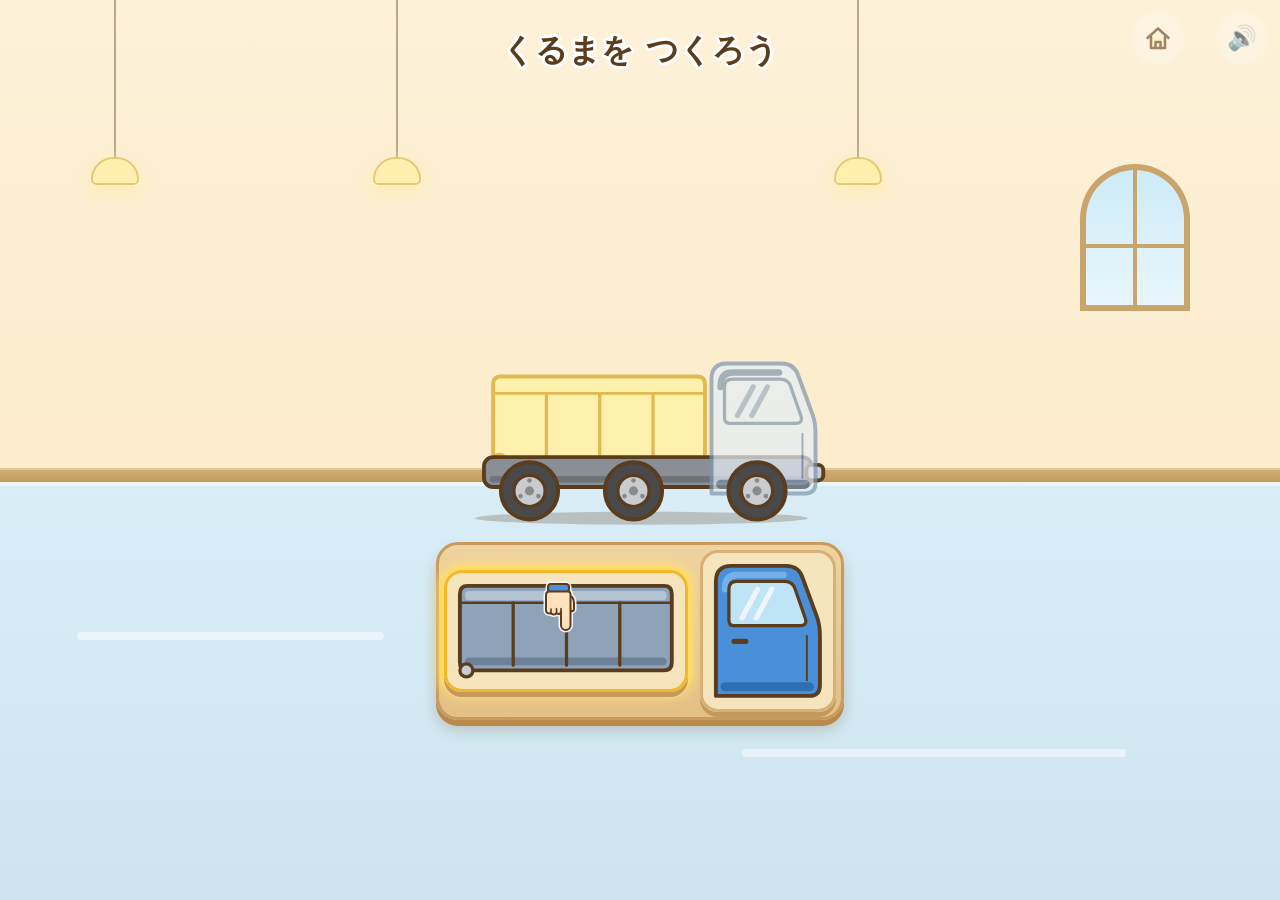
<file: games/07-build/index.html>
<!DOCTYPE html>
<html lang="ja">
<head>
  <meta charset="UTF-8">
  <!-- スマホやタブレットでもちょうどいい大きさで表示するための設定 -->
  <meta name="viewport" content="width=device-width, initial-scale=1.0, user-scalable=no">
  <title>くるま くみたて こうじょう</title>

  <!-- 全部のゲームで使う、共通の見た目（拡大を止める・大人用ボタン・指マーク・ぴょん・紙ふぶき） -->
  <link rel="stylesheet" href="../../shared/kuruma-base.css">

  <style>
    /* 指の動きがスクロールとして取られないように、動かす物すべてに touch-action: none を付ける */
    html, body, #stage, #tray, .piece-plate, .piece, #heldLayer, .held-outer {
      touch-action: none;
    }
    body {
      position: relative;            /* 背景・作業場・指マークは、この画面いっぱいの箱を基準に置く */
      background: #fdf1d8;           /* かべの色（背景の絵が出るまでの、念のための色） */
    }

    /* =====================================================
       背景：おもちゃの工場の中（止まった絵。光らせない・点滅させない）
       --floor ＝ 床の上のはし（JavaScript が、くるまの位置に合わせて書く）
       ===================================================== */
    .scenery {
      position: absolute;
      left: 0;
      top: 0;
      right: 0;
      bottom: 0;
      overflow: hidden;
      --floor: 62%;
      background: linear-gradient(#fdf1d8 0%, #fbe8c2 100%);
      pointer-events: none;
    }
    /* 床：うすい水色のつるっとした面 */
    .floor {
      position: absolute;
      left: 0;
      right: 0;
      top: var(--floor);
      bottom: 0;
      background: linear-gradient(#eaf7fd 0, #eaf7fd 4px, #d9edf7 4px, #cde5f1 100%);
    }
    .floor::before,
    .floor::after {
      content: "";
      position: absolute;
      height: 8px;
      border-radius: 4px;
      background: rgba(255, 255, 255, 0.5);
    }
    .floor::before { left: 6%;  top: 36%; width: 24%; }
    .floor::after  { left: 58%; top: 64%; width: 30%; }
    /* 幅木（かべの下の細い木） */
    .baseboard {
      position: absolute;
      left: 0;
      right: 0;
      top: calc(var(--floor) - 14px);
      height: 14px;
      box-sizing: border-box;
      background: linear-gradient(#d2ad74, #c29a5f);
      border-top: 2px solid #e2c597;
    }
    /* アーチ形のまど（右よりに置く。低い画面では出さない） */
    .win {
      position: absolute;
      right: 7%;
      top: calc(var(--floor) * 0.34);
      width: clamp(54px, 13vw, 110px);
      aspect-ratio: 3 / 4;
      box-sizing: border-box;
      border: 6px solid #c9a46c;
      border-radius: 999px 999px 6px 6px;
      background: linear-gradient(#cdebf8, #e8f6fc);
    }
    .win::before {
      content: "";
      position: absolute;
      left: 50%;
      top: 0;
      bottom: 0;
      width: 4px;
      margin-left: -2px;
      background: #c9a46c;
    }
    .win::after {
      content: "";
      position: absolute;
      left: 0;
      right: 0;
      top: 55%;
      height: 4px;
      background: #c9a46c;
    }
    @media (max-height: 460px) {
      .win { display: none; }
    }
    /* 天井からぶら下がる、丸いかさのあかり3つ（上の文字の空きより下に かさが来る） */
    .lamp {
      position: absolute;
      top: 0;
      width: 0;
      height: max(88px, 19%);
    }
    .lamp::before {                  /* 細い線 */
      content: "";
      position: absolute;
      left: -1px;
      top: 0;
      bottom: 14px;
      width: 2px;
      background: #b9a98a;
    }
    .lamp::after {                   /* かさ（うすい黄色。ぼんやりした まわりの色つき） */
      content: "";
      position: absolute;
      left: -24px;
      bottom: -14px;
      width: 48px;
      height: 28px;
      box-sizing: border-box;
      border: 2px solid #e6c978;
      border-radius: 24px 24px 6px 6px;
      background: #fff0b0;
      box-shadow: 0 6px 16px 4px rgba(255, 238, 170, 0.6);
    }

    /* =====================================================
       上の文字「くるまを つくろう」（全部はまったあいだは、くるまの名前）
       広い画面：上から 30px、右上の2つのボタンを避けて左右に 160px ずつあける
       せまい画面（560px より小さい）：ボタンの段より下（上から 92px）
       入りきらないときは、JavaScript が文字を小さくして1行に収める
       ===================================================== */
    .message {
      position: absolute;
      left: 0;
      right: 0;
      top: 30px;
      padding: 0 160px;
      font-size: clamp(18px, calc((100vw - 320px) / 12), 32px);
      line-height: 1.3;
      z-index: 2;
    }
    @media (max-width: 559.98px) {
      .message {
        top: 92px;
        padding: 0 12px;
        font-size: clamp(20px, 6vw, 32px);
      }
      .lamp { height: max(145px, 23%); }   /* 文字が下がるので、あかりのかさも文字より下へ */
    }

    /* 下のはしの あき（iPhone のホームバー）を測るための、見えない箱 */
    #safeProbe {
      position: fixed;
      left: 0;
      bottom: 0;
      width: 0;
      height: 0;
      padding-bottom: env(safe-area-inset-bottom, 0px);
      visibility: hidden;
      pointer-events: none;
    }
    /* 部品の範囲を測るための、画面の外に置いた箱 */
    #measureHost {
      position: fixed;
      left: -3000px;
      top: 0;
      width: 400px;
      height: 240px;
      pointer-events: none;
    }

    /* =====================================================
       作業場（#stage）
         #target      … くるまの横の箱。左端に置いて、translateX だけで場所を決める（共通の部品 mover）
         .car-frame   … 大きさの箱。310 × 220 を scale(ks)。左下を中心に縮める
         .kuruma-hop  … はねる箱（ぴょん）
         .car-shake   … エンジンの ゆれの箱（はねる箱とは別。同じ箱に2つの動きを当てない）
         <svg>        … 図鑑のくるまの絵
       #tray … 部品の台が並ぶ棚（トレー）
       ===================================================== */
    #stage {
      position: absolute;
      left: 0;
      top: 0;
      right: 0;
      bottom: 0;
      z-index: 0;                    /* 作業場をひとまとめにして、指マーク（1）・持つ箱（2）より奥に置く */
      overflow: hidden;              /* 右へ走りさるくるまで、横のスクロールが出ないように */
      pointer-events: none;
    }
    #target {
      position: absolute;
      left: 0;
      top: 0;
    }
    .car-frame {
      position: absolute;
      left: 0;
      bottom: 0;
      width: 310px;
      height: 220px;
      transform-origin: 0 100%;      /* 左下。縮めた見た目が #target にぴったり重なる */
    }
    .car-frame > .kuruma-hop,
    .car-frame .car-shake {
      position: absolute;
      left: 0;
      top: 0;
      right: 0;
      bottom: 0;
    }
    /* 図鑑の絵を、枠の下そろえに置く（横は JavaScript が style で書く） */
    .car-frame .kuruma-car {
      top: auto;
      bottom: 0;
    }
    /* エンジンがかかる：2px ずつ、0.12秒で3回（合わせて 0.4秒）の小さな上下。1回だけ */
    .car-shake.engine {
      animation: burun 0.4s linear 1;
    }
    @keyframes burun {
      0%, 33%, 66%, 100% { transform: translateY(0); }
      16%, 50%, 83%      { transform: translateY(-2px); }
    }

    /* ----- はめる場所（図鑑の絵の足りない部品を、うすい形にする） -----
       うすい白の塗り ＋ 少し濃い青灰の輪郭線。fill="none" の線・stroke="none" の面は そのまま残す */
    .kuruma-car .part-slot {
      opacity: 0.7;
      transition: opacity 0.3s ease;
    }
    .kuruma-car .part-slot,
    .kuruma-car .part-slot [fill]:not([fill="none"]) {
      fill: #e4eef6;
    }
    .kuruma-car .part-slot[stroke]:not([stroke="none"]),
    .kuruma-car .part-slot [stroke]:not([stroke="none"]) {
      stroke: #7f95ad;
    }
    .kuruma-car .part-slot [fill] {
      transition: fill 0.3s ease;
    }
    /* 小さい部品の場所（ランプ・あんどん・小さいタイヤ）だけ、濃く はっきり見せる */
    .kuruma-car .part-slot.part-slot-small {
      opacity: 0.95;
    }
    .kuruma-car .part-slot.part-slot-small,
    .kuruma-car .part-slot.part-slot-small [fill]:not([fill="none"]) {
      fill: #d3e1ee;
    }
    .kuruma-car .part-slot.part-slot-small[stroke]:not([stroke="none"]),
    .kuruma-car .part-slot.part-slot-small [stroke]:not([stroke="none"]) {
      stroke: #55708d;
    }
    /* 運ぶ絵では、ランプ・窓の明かり（.lit）を見せない（動きを減らす設定で、台と同じ色に重ならないように） */
    .kuruma-car.part-only .lit {
      opacity: 0;
    }
    /* 近づいた・そっと教える：うすい黄色の塗りに ふわっと変わって、そのまま（点滅しない） */
    .kuruma-car .part-slot.slot-hint {
      opacity: 0.85;
      transition: opacity 0.8s ease-out;
    }
    .kuruma-car .part-slot.slot-hint [fill] {
      transition: fill 0.8s ease-out;
    }
    .kuruma-car .part-slot.slot-near {
      opacity: 0.85;
      transition: opacity 0.15s ease-out;
    }
    .kuruma-car .part-slot.slot-near [fill] {
      transition: fill 0.15s ease-out;
    }
    .kuruma-car .part-slot.slot-near,
    .kuruma-car .part-slot.slot-hint,
    .kuruma-car .part-slot.slot-near [fill]:not([fill="none"]),
    .kuruma-car .part-slot.slot-hint [fill]:not([fill="none"]) {
      fill: #fff1a8;
    }
    .kuruma-car .part-slot.slot-near[stroke]:not([stroke="none"]),
    .kuruma-car .part-slot.slot-near [stroke]:not([stroke="none"]),
    .kuruma-car .part-slot.slot-hint[stroke]:not([stroke="none"]),
    .kuruma-car .part-slot.slot-hint [stroke]:not([stroke="none"]) {
      stroke: #dcb23c;
    }
    /* いっしょに かくす部品（うんてんせきの前のライト、屋根のランプ、タンクののぞきまど） */
    .kuruma-car .part-missing {
      visibility: hidden;
    }
    /* 運ぶ絵：残す部品（part-keep）だけを出して、ほかの部品は出さない */
    .kuruma-car.part-only [data-part]:not(.part-keep) {
      display: none;
    }

    /* はまった場所に、うすい黄色の輪が ふわっと広がって消える（1回だけ） */
    .fit-ring {
      position: absolute;
      box-sizing: border-box;
      border: 4px solid rgba(255, 214, 90, 0.9);
      border-radius: 16px;
      box-shadow: 0 0 10px 3px rgba(255, 226, 120, 0.8);
      pointer-events: none;
      animation: ring-out 0.6s ease-out forwards;
    }
    @keyframes ring-out {
      0%   { opacity: 0.9; transform: scale(1); }
      100% { opacity: 0;   transform: scale(1.25); }
    }

    /* ----- トレー（棚）と部品の台 ----- */
    #tray {
      position: absolute;
      left: 0;
      top: 0;
    }
    .shelf {
      position: absolute;
      box-sizing: border-box;
      border: 3px solid #c99a5b;
      border-radius: 22px;
      background: linear-gradient(#efd3a0, #e4bf86);
      box-shadow: 0 6px 0 #b98a4c, 0 10px 14px rgba(120, 80, 30, 0.25);
    }
    /* 部品の台：角の丸い、クリーム色の台。この四角が そのまま「つかめる四角」。
       ふちは inset の影で描く（枠線があると、中に置く部品の位置がずれるため） */
    .piece-plate {
      position: absolute;
      box-sizing: border-box;
      border-radius: 18px;
      background: #f6e4bc;           /* 明るい黄色の部品（あんどん・窓）でも、輪郭が見える色 */
      box-shadow: inset 0 0 0 3px #d6b077, 0 5px 0 #c49a5c;
      transition: box-shadow 0.3s ease, background-color 0.3s ease;
    }
    /* からっぽの台：うすい凹み */
    .piece-plate[data-empty="true"] {
      background: #e8d5a8;
      box-shadow: inset 0 3px 6px rgba(120, 80, 30, 0.25), inset 0 0 0 3px #dcc08a, 0 2px 0 #d9bf8b;
    }
    /* そっと教える光：ふち・外がわが、0.8秒でやわらかく明るくなって、そのまま（くり返さない＝点滅しない） */
    .piece-plate[data-glow="true"] {
      box-shadow: inset 0 0 0 3px #f0b92b, 0 5px 0 #c49a5c, 0 0 0 4px rgba(255, 220, 100, 0.9), 0 0 12px 6px rgba(255, 226, 120, 0.85);
      transition: box-shadow 0.8s ease-out, background-color 0.3s ease;
    }
    .piece {
      position: absolute;
      pointer-events: none;          /* 受け口は、DOM から動かない台（.piece-plate）だけにする */
    }
    .piece-zoom {
      position: absolute;
      left: 0;
      top: 0;
      right: 0;
      bottom: 0;
      transform-origin: 50% 50%;
    }
    .piece-hop {
      position: absolute;
      left: 0;
      top: 0;
      right: 0;
      bottom: 0;
    }

    /* ----- 持つ箱（つかんだ部品。ページのいちばん上に fixed で置く）-----
       外の箱 ＝ 指の場所（transition なし）／中の箱 ＝ 浮く形（1.15倍・24px 上）／うしろに やわらかい影 */
    #heldLayer {
      position: fixed;
      left: 0;
      top: 0;
      right: 0;
      bottom: 0;
      z-index: 2;                    /* 上の文字と同じ。指マーク（1）より手前、紙ふぶき（3）・大人用ボタン（4）より奥 */
      pointer-events: none;
    }
    .held-outer {
      position: absolute;
      left: 0;
      top: 0;
      will-change: transform;
    }
    .held-inner {
      position: absolute;
      left: 0;
      top: 0;
      width: 100%;
      height: 100%;
      transform-origin: 50% 50%;
    }
    .held-shadow {
      position: absolute;
      left: 6%;
      right: 6%;
      top: calc(100% + 10px);
      height: 16px;
      border-radius: 50%;
      background: radial-gradient(closest-side, rgba(70, 45, 20, 0.3), rgba(70, 45, 20, 0));
      opacity: 0;
      transition: opacity 0.12s ease;
    }
    .held-inner.lifted .held-shadow {
      opacity: 1;
    }

    /* ----- 指マーク：部品の台から、はめる場所まで「スーッと運ぶ」（1台目だけ）-----
       外の箱の不透明度は kuruma-base.css の .show に任せる。動かすのは、見えているあいだの中の <svg> だけ。
       出るたびに、かならず 0秒（部品の上）から始まる */
    .finger-hint.carry svg {
      animation: none;
      transform-origin: 64% 100%;
    }
    .finger-hint.carry.show svg {
      animation: carry 2.8s ease-in-out infinite;
    }
    @keyframes carry {
      0%   { opacity: 0; transform: translate(0, 0) scale(1); }
      14%  { opacity: 1; transform: translate(0, 0) scale(1); }                              /* 0.4秒：ふわっと出る */
      25%  { opacity: 1; transform: translate(0, 0) scale(0.9); }                            /* 0.7秒：つかむ（少し小さく） */
      71%  { opacity: 1; transform: translate(var(--dx, 0px), var(--dy, 0px)) scale(0.9); }  /* 2.0秒：はめる場所へ */
      86%  { opacity: 1; transform: translate(var(--dx, 0px), var(--dy, 0px)) scale(1); }    /* 2.4秒：はなす */
      100% { opacity: 0; transform: translate(var(--dx, 0px), var(--dy, 0px)) scale(1); }    /* 2.8秒：ふわっと消える */
    }

    /* 動きを減らす設定：ひとりでに動くところを止める（指についてくる動きは、子どもが動かしているので そのまま） */
    @media (prefers-reduced-motion: reduce) {
      .finger-hint.carry.show svg { animation: none; }
      .car-shake.engine { animation: none; }
      .kuruma-car .part-slot,
      .kuruma-car .part-slot [fill],
      .kuruma-car .part-slot.slot-hint,
      .kuruma-car .part-slot.slot-hint [fill],
      .kuruma-car .part-slot.slot-near,
      .kuruma-car .part-slot.slot-near [fill],
      .piece-plate,
      .piece-plate[data-glow="true"] {
        transition: none;
      }
      .fit-ring { display: none; }
    }
  </style>
</head>
<body data-scene="build" data-car="dump" data-pieces="2" data-placed="0" data-held="" data-hint="off" data-misses="0">

  <!-- ===== 背景：工場の中（かべ・あかり・まど・幅木・床） ===== -->
  <div class="scenery" id="scenery" aria-hidden="true">
    <div class="lamp" style="left: 9%;"></div>
    <div class="lamp" style="left: 31%;"></div>
    <div class="lamp" style="left: 67%;"></div>
    <div class="win"></div>
    <div class="baseboard"></div>
    <div class="floor"></div>
  </div>

  <div id="safeProbe" aria-hidden="true"></div>
  <div id="measureHost" aria-hidden="true"></div>

  <!-- data-showing：いま出している文字の種類（title ＝ 「くるまを つくろう」、name ＝ くるまの名前） -->
  <p class="kuruma-message message" id="message" data-showing="title">くるまを つくろう</p>

  <!-- 大人用のボタン（どちらも2秒長押し）。トップ画面へ戻る・音を消す -->
  <button class="adult-btn home-btn" id="homeBtn" type="button" aria-label="もどる（2びょう ながおし）">
    <!-- おうちの形（三角の屋根、四角いかべ、まん中に戸） -->
    <svg viewBox="0 0 26 26" aria-hidden="true" focusable="false">
      <g fill="none" stroke="#5a3d1e" stroke-width="2.5" stroke-linejoin="round" stroke-linecap="round">
        <path d="M 6 11.5 L 6 23 L 20 23 L 20 11.5" fill="#fff3c4"/>
        <path d="M 2.5 13 L 13 3.5 L 23.5 13"/>
        <path d="M 10.5 23 L 10.5 17 L 15.5 17 L 15.5 23"/>
      </g>
    </svg>
  </button>
  <button class="adult-btn mute-btn" id="muteBtn" type="button" aria-label="おとを けす（2びょう ながおし）">🔊</button>

  <!-- 作業場：くるま（#target）と、部品の台が並ぶ棚（#tray）。中身は JavaScript が作る -->
  <div id="stage">
    <div id="tray" data-shape="T1" data-place="below"></div>
  </div>

  <!-- 持つ箱（つかんだ部品・戻る途中・すいこまれる途中の部品を、ここへ移す） -->
  <div id="heldLayer" aria-hidden="true"></div>

  <!-- 全部のゲームで使う、共通の部品（音 → BGM → さわる操作 → くるまの図鑑 → 動き → 選ぶ仕組み の順に読み込む） -->
  <script src="../../shared/kuruma-sound.js"></script>
  <script src="../../shared/kuruma-bgm.js"></script>
  <script src="../../shared/kuruma-touch.js"></script>
  <script src="../../shared/kuruma-cars.js"></script>
  <script src="../../shared/kuruma-stage.js"></script>
  <script src="../../shared/kuruma-choice.js"></script>

  <script>
    (function () {
      "use strict";

      var K = window.Kuruma;
      var C = K.choice;

      // =====================================================
      // 設定（数字を変えると動きが変わります。時間はミリ秒、大きさは画面の px）
      // =====================================================
      // 図鑑の全部の くるま（24台）。ピースの表は、下の CARS
      var CAR_IDS = ["dump", "mixer", "garbage", "tanker", "fire", "bulldozer",
                     "crane", "police", "shovel", "taxi", "sports", "roller", "tow", "grader", "loader", "forklift",
                     "wingtruck", "carrier", "tractor", "bus", "mail", "ambulance", "shirobai", "doubledecker"];

      // くるまの枠（図鑑の絵が入る大きさ）と、測った範囲のまわりに足す余白
      var FRAME_W = 310;
      var FRAME_H = 220;
      var PAD = 3;

      // 指で動かす操作
      var LIFT_TIME = 120;       // つかんだとき、浮くのにかける時間
      var LIFT_SCALE = 1.15;     // 浮いたときの大きさ
      var LIFT_UP = 24;          // 浮いたとき、上へ上がる量
      var GRAB_PAD = 12;         // 部品の台は、部品より これだけ広い
      var GRAB_MIN = 64;         // 部品の台の、いちばん小さい大きさ
      var EDGE_SAFE = 40;        // 左右のはしの あき（iPhone の「戻る」動きに かからないように）
      var SNAP_MIN = 56;         // 吸い寄せる半径の下限
      var SNAP_K = 0.4;          // 吸い寄せる半径 ＝ はめる場所の長い辺 × これ
      var NEAR_HYST = 12;        // 明るい場所を消す境目の ゆとり
      var SNAP_TIME = 180;       // すいこまれる時間
      var RETURN_TIME = 500;     // ゆっくり元の台に戻る時間
      var TAP_BACK = 150;        // さわっただけのとき、台に戻る時間
      var TAP_MOVE = 10;         // これ未満の動きなら「さわっただけ」
      var TAP_TIME = 300;        // これ未満の時間なら「さわっただけ」
      var REDUCED_FADE = 150;    // 動きを減らす設定：ふわっと消える・出る時間

      // 画面の並べ方
      var CAR_MAX = 1.3;         // くるまの率の上限
      var CAR_MIN = 0.55;        // これより小さくしない
      var BOTTOM_BASE = 24;      // 画面の下の あき（この上に、iPhone のホームバーぶんを足す）
      var VGAP = 16;             // 縦ならび：くるまとトレーのあいだ
      var HGAP = 24;             // 横ならび：くるまとトレーのあいだ
      var TRAY_GAP = 12;         // 部品の台どうしのあいだ
      var SHELF_PAD = 8;       // 棚（木の板）が、台のまわりに広がる量
      var MAX_EXTRA = 120;       // 浮いただけで はまらないように広げる量の上限
      var ADULT_BOTTOM = 76;     // 音を消しているときの大人用ボタン（64px）の下のはし
      var HOME_URL = "../../index.html"; // トップ画面

      // 場面の流れ（最後のピースが「はまった時刻」を 0 とする）
      var WORK_AT = 800;         // 仕事を始める
      var ENGINE_AT = 2000;      // エンジンがかかる（ゆれ ＋ タイヤが回り始める）
      var LEAVE_AT = 2400;       // 右へ走りさる
      var TRAY_FADE = 400;       // 部品の台が ふわっと消える
      var MIN_RUN_TIME = 300;    // 走りさる時間の下限
      var MIN_STEP = 40;         // 1歩の長さの最低（走る時間の計算のもと）
      var STEP_DIV = 6;          // 1歩の長さ ＝ 画面の横幅 ÷ これ
      var REDUCED_LEAVE = 500;   // 動きを減らす設定：その場で ふわっと消える時間
      var ENTER_TIME = 1200;     // 入ってくるくるまの移動の時間
      var ENTER_TOTAL = 1500;    // 入ってくるのに かかる時間
      var TRAY_AT = 1100;        // 部品の台が出始める時刻（enter から）
      var TRAY_IN = 400;         // 部品の台が ふわっと出る時間
      var REDUCED_ENTER = 400;   // 動きを減らす設定：ふわっと出る時間
      var REDUCED_ENTER_TOTAL = 500;
      var NUDGE_TIME = 8000;     // 2台目から：さわらないでいると、そっと教えるまで（1台に1回）
      var MSG_FADE = 250;        // 上の文字が消える時間・出る時間（それぞれ）
      var MIN_MSG_FONT = 12;     // 上の文字を縮めるときの下限
      var TITLE_TEXT = "くるまを つくろう";   // ふだんの上の文字

      // 小さい部品を、トレーと持っているあいだだけ大きく見せる（余白こみの長い辺が 約 44 に見える倍率。上限 2 倍）
      var ZOOM_TARGET = 44;      // 拡大したとき、余白こみの長い辺が これくらいに見える
      var ZOOM_MAX = 2;          // 拡大の上限（台ごとに、表で もっと小さく決めてもよい）

      // 24台の表（図鑑の全部）。くるまごとに、ピースを「ふやす順」に並べる（上から、そのくるまのピース数まで使う）。
      //   kind … ピースの種類。同じ種類の はめる場所にだけ はまる（タイヤは半径ごとに別の種類）
      //   parts … 運ぶ絵に出す data-part（1つ目が、くるまの上の「はめる場所」になる。2つ目からは、はめる場所では かくす）。
      //           同じ名前が2つ以上あるときは「名前#番号」（図鑑の絵の中での並び順の番号。0 から）
      //   withParts … 運ぶ絵には入れず、はめる場所では いっしょに かくして、はまったら出す data-part
      //   zoom … true の小さい部品は、トレーと持っているあいだだけ大きく見せる（余白こみの長い辺が ZOOM_TARGET に近づく倍率、
      //          上限 ZOOM_MAX。数を書くと、その数が上限。はまるときは、はめる場所と同じ本当の大きさに戻る）
      // 足すときは、ここに1行足すだけ
      function pc(kind, parts, withParts, zoom) {
        return { kind: kind, parts: parts, withParts: withParts || [], zoom: zoom || false };   // zoom：true ＝ ZOOM_MAX まで、数 ＝ その数まで
      }
      function tr(i, r, zoom) {          // タイヤ（左から i 番目。半径 r）
        return pc("tire-" + r, ["tire#" + i], [], zoom);
      }
      function cabL() { return pc("cab", ["cab"], ["light"]); }   // うんてんせき（前のライトもいっしょに かくす）
      var CARS = {
        dump:      [pc("bed", ["bed"]), cabL(), tr(2, 22), tr(0, 22)],
        mixer:     [pc("drum", ["drum"]), cabL(), tr(2, 22), tr(0, 22)],
        garbage:   [pc("lid", ["lid"]), cabL(), tr(2, 22), tr(0, 22)],
        tanker:    [pc("tank", ["tank", "porthole"]), cabL(), tr(2, 22), tr(0, 22)],
        fire:      [pc("ladder", ["ladder"]), pc("cab", ["cab"], ["light", "lamp", "glow"]), tr(2, 23), tr(0, 23)],
        bulldozer: [pc("blade", ["blade"]), pc("cab", ["cab"]), pc("track", ["track"])],
        crane:     [pc("boom", ["boom", "hook"]), cabL(), tr(2, 22), tr(0, 22)],
        police:    [pc("lamp", ["lamp"], ["glow"], true), tr(1, 23), tr(0, 23)],
        shovel:    [pc("arm", ["arm"]), pc("cab", ["cab"]), pc("track", ["track#1"])],
        taxi:      [pc("andon", ["andon"], ["glow"], true), pc("door", ["door"]), tr(1, 23), tr(0, 23)],
        sports:    [pc("wing", ["wing"]), tr(1, 24), tr(0, 24)],
        roller:    [pc("cab", ["cab"]), pc("roller-40", ["roller#1"]), pc("roller-34", ["roller#0"])],
        tow:       [pc("boom", ["boom", "hook"]), cabL(), tr(2, 22), tr(0, 22)],
        grader:    [pc("blade", ["blade"]), pc("cab", ["cab"]), tr(2, 22), tr(0, 22)],
        loader:    [pc("bucket", ["bucket"]), pc("cab", ["cab"]), tr(1, 30), tr(0, 30)],
        forklift:  [pc("fork", ["fork"]), pc("cab", ["cab"]), tr(1, 24), tr(0, 19)],
        wingtruck: [pc("panel", ["panel"]), cabL(), tr(2, 22), tr(0, 22)],
        carrier:   [pc("deck", ["deck"]), cabL(), tr(2, 15, 1.3), tr(0, 15, 1.3)],
        tractor:   [pc("cab", ["cab"]), tr(0, 54), tr(1, 26), pc("rotary", ["rotary"])],
        bus:       [pc("door", ["door"]), tr(1, 23), tr(0, 23)],
        mail:      [pc("door", ["door"]), tr(1, 23), tr(0, 23)],
        ambulance: [pc("lamp-back", ["lamp#0"], ["glow#0"], true), pc("lamp-front", ["lamp#1"], ["glow#1"], true), tr(1, 23), tr(0, 23)],
        shirobai:  [pc("window", ["window"]), pc("lamp", ["lamp"], ["glow"], true), tr(1, 26), tr(0, 26)],
        doubledecker: [pc("window", ["window"]), tr(1, 23), tr(0, 23)]
      };

      // =====================================================
      // ページの部品
      // =====================================================
      var body = document.body;
      var message = document.getElementById("message");
      var muteBtn = document.getElementById("muteBtn");
      var homeBtn = document.getElementById("homeBtn");
      var stage = document.getElementById("stage");
      var tray = document.getElementById("tray");
      var scenery = document.getElementById("scenery");
      var heldLayer = document.getElementById("heldLayer");
      var measureHost = document.getElementById("measureHost");
      var safeProbe = document.getElementById("safeProbe");

      // =====================================================
      // いまの状態
      // =====================================================
      var scene = "build";         // いまの場面（build・done・leave・enter）
      var token = 0;               // くるまが変わるたびに増やす（古い予約を使わないため）
      var cur = null;              // いまのくるま（buildStage が作る）
      var L = null;                // いまの並べ方（画面の大きさから計算した値）
      var carNo = 0;               // 何台目か（0 から。画面には出さない）
      var misses = 0;              // 「ちがう」の数（1台のあいだ。画面には出さない）
      var hintTarget = null;       // そっと教える光が出ているピース（いつも1つだけ）
      var hintReason = "off";      // 光る理由：miss（2回ちがう）・idle（しばらく動かさない）・finger（指マーク）
      var idleUsed = false;        // 8秒の光を、この台で もう使ったか
      var fingerDone = false;      // 1台目で、どれかのピースが はまったか（はまったら指マークは二度と出さない）
      var idleTimer = null;
      var settling = false;        // 画面の大きさが変わって、すぐ はめているあいだ
      var finger = null;           // 指マーク（1台目だけ）
      var factory = null;
      var drag = null;

      // 動きを減らす設定か（そのときどきで調べる）
      function reduced() {
        return !!(window.matchMedia && window.matchMedia("(prefers-reduced-motion: reduce)").matches);
      }
      // 決まった時間のあとに関数を呼ぶ（くるまが変わっていたら呼ばない）
      function later(ms, fn) {
        var t = token;
        return setTimeout(function () { if (t === token) fn(); }, ms);
      }
      function div(cls) {
        var d = document.createElement("div");
        if (cls) d.className = cls;
        return d;
      }
      function rm(node) {
        if (node && node.parentNode) node.parentNode.removeChild(node);
      }
      function dist(ax, ay, bx, by) {
        var dx = ax - bx;
        var dy = ay - by;
        return Math.sqrt(dx * dx + dy * dy);
      }
      // 下のはしの あき：24px ＋ iPhone のホームバーぶん（env の値を、見えない箱で測る）
      function bottomGap() {
        var v = parseFloat(window.getComputedStyle(safeProbe).paddingBottom);
        return BOTTOM_BASE + (isFinite(v) ? v : 0);
      }
      function topGap() {
        return Math.max(message.getBoundingClientRect().bottom, ADULT_BOTTOM) + 8;
      }

      // ===== 場面を <body> に書く（テストの台本が場面を待てるように） =====
      function setScene(value) {
        scene = value;
        body.setAttribute("data-scene", value);
      }
      function placedCount() {
        var n = 0;
        if (!cur) return 0;
        for (var i = 0; i < cur.slots.length; i++) {
          if (cur.slots[i].fill === "filled") n++;
        }
        return n;
      }
      function refreshBody() {
        if (!cur) return;
        body.setAttribute("data-car", cur.id);
        body.setAttribute("data-pieces", String(cur.pieces.length));
        body.setAttribute("data-placed", String(placedCount()));
        body.setAttribute("data-misses", String(misses));
      }
      function allPlaced() {
        return !!cur && cur.slots.length > 0 && placedCount() === cur.slots.length;
      }

      // =====================================================
      // 出題器：1台ぶんの くるまとピースの並びを決める
      //   createFactory(rand).next() が { car: 図鑑の名前, pieces: [{ kind, parts, withParts, index }] } を返す。
      //   1台目はダンプカー（荷台 → うんてんせき の順）。2台目からは24台を袋から出す。
      //   同じくるまは続けて出さない（袋の外から出した1台目の次だけ、nextCar で よける）。
      //   ピースの数は 1台目 2つ、2・3台目 3つ、4台目から 4つ（表で最大が3つの台は、3つまで）。
      //   2台目からは、ピースの並びを まぜる（トレーの形に当てはめるのは、並べ方の側）。
      //   乱数は、すべて引数の rand を通す（決まった並びを渡せば、同じ結果になる）
      // =====================================================
      function pieceList(id, count) {
        // 表の上から、そのくるまの最大（表の長さ）をこえない数まで使う。index ＝ 表の中の番号（範囲を測った結果の入れ物の番号）
        var def = CARS[id];
        var n = Math.min(count, def.length);
        var list = [];
        for (var i = 0; i < n; i++) {
          list.push({
            kind: def[i].kind, parts: def[i].parts.slice(), withParts: def[i].withParts.slice(),
            zoom: def[i].zoom, index: i
          });
        }
        return list;
      }
      function createFactory(rand) {
        var r = typeof rand === "function" ? rand : Math.random;
        var bag = C.bag(CAR_IDS, r);
        var spare = null;          // 同じくるまが続かないよう、よけておいた1台
        var made = 0;
        var prev = null;
        function nextCar(prevId) {
          if (spare) {
            var c = spare;
            spare = null;
            return c;
          }
          var x = bag.next();
          if (x !== prevId) return x;
          var y = bag.next();      // 同じだったら、もう1台 取り出して先に出す
          spare = x;               // よけた x は、その次に出す
          return y;
        }
        return {
          next: function () {
            var id = made === 0 ? "dump" : nextCar(prev);
            var count = made === 0 ? 2 : (made <= 2 ? 3 : 4);
            var pieces = pieceList(id, count);
            if (made > 0) pieces = C.shuffle(pieces, r);
            made++;
            prev = id;
            return { car: id, pieces: pieces };
          }
        };
      }

      // =====================================================
      // 部品の範囲を測る
      //   見えている末端の図形（path・rect・circle など）ごとの getBBox を、svg の座標に直して囲む。
      //   <g> や <svg>（入れ物）には getBBox をかけない（切りぬかれて見えない形で、実際より大きく測れるため）。
      //   [clip-path] の中・<clipPath> の中・display: none の中・不透明度 0 のものは、数えない。
      //   svg はページの中に入っていて、見えている（display: none でない）ことが必要。測れなければ null
      // =====================================================
      function measureParts(svg, els) {
        var screen = svg.getScreenCTM ? svg.getScreenCTM() : null;
        if (!screen) return null;
        var inv;
        try { inv = screen.inverse(); } catch (err0) { return null; }
        var minX = Infinity;
        var minY = Infinity;
        var maxX = -Infinity;
        var maxY = -Infinity;
        for (var i = 0; i < els.length; i++) {
          if (!els[i]) continue;
          var shapes = els[i].querySelectorAll("path, rect, circle, ellipse, line, polygon, polyline");
          for (var j = 0; j < shapes.length; j++) {
            var s = shapes[j];
            if (s.closest("[clip-path], clipPath")) continue;
            var hidden = false;
            for (var up = s; up && up !== svg; up = up.parentNode) {
              if (up.nodeType === 1 && window.getComputedStyle(up).opacity === "0") { hidden = true; break; }
            }
            if (hidden) continue;
            var cs = s.getScreenCTM();
            if (!cs) continue;
            var bb;
            try { bb = s.getBBox(); } catch (err) { continue; }
            var m = inv.multiply(cs);
            var xs = [bb.x, bb.x + bb.width];
            var ys = [bb.y, bb.y + bb.height];
            for (var a = 0; a < 2; a++) {
              for (var b = 0; b < 2; b++) {
                var px = m.a * xs[a] + m.c * ys[b] + m.e;
                var py = m.b * xs[a] + m.d * ys[b] + m.f;
                if (px < minX) minX = px;
                if (px > maxX) maxX = px;
                if (py < minY) minY = py;
                if (py > maxY) maxY = py;
              }
            }
          }
        }
        if (!isFinite(minX) || maxX <= minX || maxY <= minY) return null;
        return { x: minX, y: minY, w: maxX - minX, h: maxY - minY };
      }

      // svg の中から、data-part の名前の部品を集める
      function partEls(svg, names) {
        // 「名前#番号」は、同じ名前の部品のうち、図鑑の絵の中で 番号 番目のもの（0 から）だけ
        var out = [];
        for (var i = 0; i < names.length; i++) {
          var pair = names[i].split("#");
          var all = svg.querySelectorAll('[data-part="' + pair[0] + '"]');
          if (pair.length > 1) {
            if (all[parseInt(pair[1], 10)]) out.push(all[parseInt(pair[1], 10)]);
          } else {
            for (var j = 0; j < all.length; j++) out.push(all[j]);
          }
        }
        return out;
      }

      // くるまごとの、ピースの範囲（くるまの座標）。1台につき1回だけ、画面の外の箱で測る
      var RECTS = {};
      function ensureMeasured(id) {
        if (RECTS[id]) return RECTS[id];
        var def = CARS[id];
        var car = K.cars.create(id);
        measureHost.appendChild(car.el);
        var out = [];                                  // 表の番号 → 範囲（くるまの座標）
        for (var i = 0; i < def.length; i++) {
          out.push(measureParts(car.el, partEls(car.el, def[i].parts)) || { x: 0, y: 0, w: 60, h: 60 });
        }
        rm(car.el);
        RECTS[id] = out;
        return out;
      }

      // =====================================================
      // 指で動かす操作の部品（くるまに しばられない形。あとで「くるまパズル」でも使えるように）
      //   createDragger(オプション) が { add, remove, updateHome, handleDown, settle, cancel, isHolding } を返す。
      //   ・つかむのは1本の指だけ（pointerId）。window で pointermove・pointerup・pointercancel を受け取る
      //     （要素に指を固定する仕組みは使わない。絵が持つ箱へ移っても、受け取りが外れないように）
      //   ・持つ箱は2層：外の箱 ＝ 指の場所（transition なし）、中の箱 ＝ 浮く形
      //   ・つかんだときの「指とピースのずれ」を保って ついてくる。ピースは画面の外へ出ない
      //   ・はなしたときの判定の順：さわっただけ → はまる → ちがう（枠の中）→ 外
      //   ・item は ゲームの側の絵の入れ物 { data }。callbacks には data を渡す
      // =====================================================
      function createDragger(o) {
        var items = [];
        var held = null;           // { it, box, pointerId, dx, dy, sx, sy, t0, moved, near, vx, vy }
        var frame = 0;

        function setState(it, s) {
          it.state = s;
          it.itemEl.setAttribute("data-state", s);
          it.plateEl.setAttribute("data-empty", s === "tray" ? "false" : "true");
        }
        // 絵を台のまん中に置く（台に入れ直すときにも使う）
        function seat(it) {
          var pw = parseFloat(it.plateEl.style.width) || it.home.width;
          var ph = parseFloat(it.plateEl.style.height) || it.home.height;
          it.itemEl.style.left = ((pw - it.home.width) / 2) + "px";
          it.itemEl.style.top = ((ph - it.home.height) / 2) + "px";
          if (it.itemEl.parentNode !== it.plateEl) it.plateEl.appendChild(it.itemEl);
        }
        function find(plateEl) {
          for (var i = 0; i < items.length; i++) {
            if (items[i].plateEl === plateEl) return items[i];
          }
          return null;
        }
        // さわった場所に当たる、台（つかめる四角）を さがす
        function hit(x, y) {
          for (var i = 0; i < items.length; i++) {
            var r = items[i].plateEl.getBoundingClientRect();
            if (r.width > 0 && x >= r.left && x <= r.right && y >= r.top && y <= r.bottom) return items[i];
          }
          return null;
        }

        // ----- 持つ箱を作る：絵を、作り直さずに ここへ移す。移す前の場所に置くので、見た目は動かない -----
        function makeBox(it) {
          var outer = div("held-outer");
          var inner = div("held-inner");
          var shadow = div("held-shadow");
          outer.style.width = it.home.width + "px";
          outer.style.height = it.home.height + "px";
          outer.style.transform = "translate(" + it.home.left + "px," + it.home.top + "px)";
          // 大きく見せている部品は、影も その大きさに合わせる
          var z = it.data.zoom || 1;
          shadow.style.width = (it.home.width * z * 0.88) + "px";
          shadow.style.left = ((it.home.width - it.home.width * z * 0.88) / 2) + "px";
          shadow.style.right = "auto";
          shadow.style.top = (it.home.height * (1 + (z - 1) / 2) + 10) + "px";
          inner.appendChild(shadow);
          it.itemEl.style.left = "0px";
          it.itemEl.style.top = "0px";
          inner.appendChild(it.itemEl);
          outer.appendChild(inner);
          o.layer.appendChild(outer);
          return { outer: outer, inner: inner, shadow: shadow };
        }
        // 0.12秒で、少し大きく・少し上へ浮く（動きを減らす設定でも、形は同じ。すぐ その形にする）
        function lift(b) {
          var tf = "translateY(" + (-o.lift.up) + "px) scale(" + o.lift.scale + ")";
          if (o.reduced()) {
            b.inner.style.transition = "none";
            b.shadow.style.transition = "none";
            b.inner.style.transform = tf;
          } else {
            b.inner.style.transition = "transform " + o.lift.time + "ms ease-out";
            void b.inner.offsetWidth;
            b.inner.style.transform = tf;
          }
          b.inner.classList.add("lifted");
        }

        // ----- 指の場所 → 見えているピースのまん中（はしで止める） -----
        function visibleCenter(h, fx, fy) {
          var W = window.innerWidth;
          var H = window.innerHeight;
          var halfH = h.it.home.height * (h.it.data.zoom || 1) * o.lift.scale / 2;
          var vx = fx + h.dx;
          var vy = fy + h.dy - o.lift.up;
          vx = Math.max(o.edge, Math.min(vx, W - o.edge));
          vy = Math.max(halfH, Math.min(vy, H - halfH));
          return { x: vx, y: vy };
        }
        function writeBox() {
          frame = 0;
          if (!held) return;
          var it = held.it;
          held.box.outer.style.transform = "translate(" +
            (held.vx - it.home.width / 2) + "px," + (held.vy + o.lift.up - it.home.height / 2) + "px)";
        }
        function flush() {
          if (frame) {
            cancelAnimationFrame(frame);
            frame = 0;
          }
          writeBox();
        }

        // ----- 近づいたとき：いちばん近い空いた場所を、いつも1つだけ明るくする -----
        function updateNear() {
          var h = held;
          var list = o.targets(h.it.data);
          var best = null;
          var bestD = Infinity;
          var now = null;
          var nowD = Infinity;
          for (var i = 0; i < list.length; i++) {
            var t = list[i];
            var d = dist(h.vx, h.vy, t.center.x, t.center.y);
            if (h.near && t.id === h.near.id) { now = t; nowD = d; }
            if (d <= t.radius && d < bestD) { best = t; bestD = d; }
          }
          var next;
          if (best) {
            // もっと近い別の場所が R の中に入ったら、すぐ切りかえる
            next = (now && nowD <= bestD) ? now : best;
          } else if (now) {
            // どの場所も R の外：いまの場所から R ＋ ゆとり をこえたら消す（境目で ちらつかない）
            next = nowD <= now.radius + o.nearHyst ? now : null;
          } else {
            next = null;
          }
          var changed = (next ? next.id : null) !== (h.near ? h.near.id : null);
          h.near = next;
          if (changed) o.onNear(h.it.data, next);
        }

        // ----- つかむ -----
        function grab(it, e) {
          var b = makeBox(it);
          var cx = it.home.left + it.home.width / 2;
          var cy = it.home.top + it.home.height / 2;
          held = {
            it: it, box: b, pointerId: e.pointerId,
            dx: cx - e.clientX, dy: cy - e.clientY,      // 指とピースのまん中の ずれ（ずれを保って ついてくる）
            sx: e.clientX, sy: e.clientY, t0: Date.now(),
            moved: false, near: null,
            vx: cx, vy: cy - o.lift.up
          };
          setState(it, "held");
          lift(b);
          watch(true);
          o.onGrab(it.data);
        }

        // ----- window で受け取る（持っているあいだだけ） -----
        function onMove(e) {
          if (!held || e.pointerId !== held.pointerId) return;
          // マウスで、ボタンをもう はなしているとき（window の外ではなして、知らせが来なかった）は、静かに戻す
          if (e.pointerType === "mouse" && e.buttons === 0) { cancel(); return; }
          var h = held;
          var p = visibleCenter(h, e.clientX, e.clientY);
          h.vx = p.x;
          h.vy = p.y;
          if (!h.moved && dist(e.clientX, e.clientY, h.sx, h.sy) >= o.tapMove) h.moved = true;
          if (!frame) frame = requestAnimationFrame(writeBox);   // 1コマに1回だけ書く
          if (h.moved) updateNear();                            // 判定は、ドラッグが始まってから
        }
        function onUp(e) {
          if (!held || e.pointerId !== held.pointerId) return;
          if (e.pointerType === "mouse" && e.button !== 0) return;
          release();
        }
        function onCancelEvent(e) {
          if (held && e.pointerId === held.pointerId) cancel();
        }
        function onAnyCancel() { cancel(); }
        function onVisibility() { if (document.hidden) cancel(); }
        function watch(on) {
          var m = on ? "addEventListener" : "removeEventListener";
          window[m]("pointermove", onMove);
          window[m]("pointerup", onUp);
          window[m]("pointercancel", onCancelEvent);
          window[m]("blur", onAnyCancel);
          window[m]("pagehide", onAnyCancel);
          document[m]("visibilitychange", onVisibility);
        }

        // ----- はなしたとき：さわっただけ → はまる → ちがう → 外 の順に調べる -----
        function release() {
          var h = held;
          flush();
          var it = h.it;
          var data = it.data;
          var tapLike = !h.moved && (Date.now() - h.t0) < o.tapTime;
          var tg = null;
          if (!tapLike && h.near) {
            // 場所が まだ空いているか確かめる（ほかのピースが すいこまれていたら、はまらない）
            var list = o.targets(data);
            for (var i = 0; i < list.length; i++) {
              if (list[i].id === h.near.id) tg = list[i];
            }
          }
          watch(false);
          held = null;
          if (tapLike) {
            startReturn(it, h.box, "tap");
          } else if (tg) {
            startSnap(it, h.box, tg);
          } else {
            if (h.near) o.onNear(data, null);
            if (o.isMissZone(h.vx, h.vy)) o.onMiss(data);
            else o.onOutside(data);
            startReturn(it, h.box, "back");
          }
          o.onRelease(data);
        }

        // ----- 台へ戻る -----
        function finishReturn(it) {
          var back = it.back;
          it.back = null;
          clearTimeout(it.timer);
          it.timer = null;
          seat(it);                          // 絵を台へ戻してから、持つ箱を外す
          if (back) rm(back.box.outer);
          it.itemEl.style.opacity = "";
          it.itemEl.style.transition = "";
          setState(it, "tray");
        }
        function startReturn(it, b, style) {
          clearTimeout(it.timer);
          it.back = { box: b };
          setState(it, "back");
          var tapped = style === "tap";
          if (o.reduced()) {
            if (tapped) {                    // すぐ台に戻す。ぴょん はしない
              finishReturn(it);
              o.onTap(it.data);
              return;
            }
            // その場で 0.15秒で ふわっと消え、台の上に 0.15秒で ふわっと出る（合わせて 0.3秒）
            b.outer.style.transition = "opacity " + REDUCED_FADE + "ms linear";
            b.outer.style.opacity = "0";
            it.timer = setTimeout(function () {
              finishReturn(it);
              setState(it, "back");
              it.itemEl.style.opacity = "0";
              void it.itemEl.offsetWidth;
              it.itemEl.style.transition = "opacity " + REDUCED_FADE + "ms linear";
              it.itemEl.style.opacity = "1";
              it.timer = setTimeout(function () {
                it.timer = null;
                it.itemEl.style.transition = "";
                it.itemEl.style.opacity = "";
                setState(it, "tray");
              }, REDUCED_FADE);
            }, REDUCED_FADE);
            return;
          }
          var ms = tapped ? o.tapBack : o.returnTime;
          var ease = tapped ? "ease-out" : "cubic-bezier(0.34, 1.4, 0.64, 1)";
          b.shadow.style.opacity = "0";
          b.outer.style.transition = "transform " + ms + "ms " + ease;
          b.inner.style.transition = "transform " + ms + "ms " + ease;
          void b.outer.offsetWidth;
          b.outer.style.transform = "translate(" + it.home.left + "px," + it.home.top + "px)";
          b.inner.style.transform = "translateY(0px) scale(1)";
          it.timer = setTimeout(function () {
            finishReturn(it);
            if (tapped) o.onTap(it.data);
          }, ms);
        }

        // ----- すいこまれる（ぴたっ） -----
        function startSnap(it, b, tg) {
          clearTimeout(it.timer);
          setState(it, "snap");
          it.snap = { box: b, target: tg };
          o.onSnapStart(it.data, tg);        // ここで その場所を「すいこみ中」にして、候補から外す
          if (o.reduced()) {
            // 動かさない。0.15秒で ふわっと消えて、消えた時刻に くるまの部品を出す
            b.outer.style.transition = "opacity " + REDUCED_FADE + "ms linear";
            b.outer.style.opacity = "0";
            it.timer = setTimeout(function () { finishSnap(it); }, REDUCED_FADE);
            return;
          }
          var r = tg.rect;
          var x = r.left + (r.width - it.home.width) / 2;
          var y = r.top + (r.height - it.home.height) / 2;
          var ease = "transform " + o.snapTime + "ms ease-out";
          b.shadow.style.opacity = "0";
          b.outer.style.transition = ease;
          b.inner.style.transition = ease;
          void b.outer.offsetWidth;
          b.outer.style.transform = "translate(" + x + "px," + y + "px)";
          b.inner.style.transform = "translateY(0px) scale(1)";
          var zEl = it.data.zoomEl;          // 大きく見せていた小さい部品は、はめる場所と同じ本当の大きさに戻る
          if (zEl && it.data.zoom !== 1) {
            zEl.style.transition = ease;
            zEl.style.transform = "scale(1)";
          }
          it.timer = setTimeout(function () { finishSnap(it); }, o.snapTime);
        }
        function finishSnap(it) {
          clearTimeout(it.timer);
          it.timer = null;
          var s = it.snap;
          if (!s) return;
          it.snap = null;
          rm(it.itemEl);                     // 持つ箱の絵を、ページから外す（台は からっぽで残る）
          rm(s.box.outer);
          setState(it, "placed");
          o.onSnap(it.data, s.target);       // ここが「はまった時刻」
        }

        // ----- 取り消し：音なし・数えずに、静かに戻す -----
        function cancel() {
          if (!held) return;
          if (o.reduced()) { quietNow(); return; }   // 動きを減らす設定：すぐ台に戻す
          var h = held;
          flush();
          watch(false);
          held = null;
          if (h.near) o.onNear(h.it.data, null);
          o.onCancel(h.it.data);
          startReturn(h.it, h.box, "back");
          o.onRelease(h.it.data);
        }
        // すぐ戻す（動きなし）
        function quietNow() {
          if (!held) return;
          var h = held;
          if (frame) {
            cancelAnimationFrame(frame);
            frame = 0;
          }
          watch(false);
          held = null;
          if (h.near) o.onNear(h.it.data, null);
          var it = h.it;
          clearTimeout(it.timer);
          seat(it);
          rm(h.box.outer);
          setState(it, "tray");
          o.onCancel(it.data);
          o.onRelease(it.data);
        }

        // ----- 画面の大きさが変わったとき：動きなしで、すぐ そろえる（場面は進めない） -----
        function settle() {
          quietNow();
          for (var i = 0; i < items.length; i++) {
            var it = items[i];
            if (it.state === "back") {
              if (it.back && it.back.box) it.back.box.outer.style.transition = "none";
              finishReturn(it);              // 戻る途中 → すぐ台へ（つかめない時間も終わり）
            } else if (it.state === "snap") {
              finishSnap(it);                // すいこみ中 → すぐ はめる
            }
          }
        }

        return {
          // 台（つかめる四角）・運ぶ絵・台の中の置き場所 を登録する
          add: function (plateEl, itemEl, home, data) {
            var it = { plateEl: plateEl, itemEl: itemEl, home: home, data: data, state: "tray", timer: null, snap: null, back: null };
            items.push(it);
            setState(it, "tray");
            seat(it);
            return it;
          },
          remove: function (plateEl) {
            var it = find(plateEl);
            if (!it) return;
            if (held && held.it === it) {
              watch(false);
              if (frame) { cancelAnimationFrame(frame); frame = 0; }
              rm(held.box.outer);
              held = null;
            }
            clearTimeout(it.timer);
            if (it.snap) rm(it.snap.box.outer);
            if (it.back) rm(it.back.box.outer);
            items.splice(items.indexOf(it), 1);
          },
          updateHome: function (plateEl, home) {
            var it = find(plateEl);
            if (!it) return;
            it.home = home;
            if (it.state === "tray") seat(it);
          },
          // さわった瞬間に、ゲームの onTap から最初に渡す。台に当たれば true、当たらなければ false
          handleDown: function (e) {
            // 前の指のつづき（pointerup）が来なかったとき：どこをさわっても、すぐ戻す
            // （2本目の指は、共通の部品の onTap で除かれているので、ここには来ない）
            if (held && held.pointerId !== e.pointerId) quietNow();
            var it = hit(e.clientX, e.clientY);
            if (!it) return false;
            if (held) return true;           // 同じ指の、重なった知らせ
            if (it.state === "back") return true;     // 戻る途中の台：何も起きない
            if (it.state !== "tray") return false;    // からっぽの台は、背景と同じ
            if (!o.canGrab(it.data)) return false;
            grab(it, e);
            return true;
          },
          settle: settle,
          cancel: cancel,
          isHolding: function () { return !!held; }
        };
      }

      // =====================================================
      // 上の文字の入れかえ（ふだん：「くるまを つくろう」／全部はまったあいだ：くるまの名前）
      //   opacity だけを なめらかに変える（消える → 入れかえ → 出る の1往復。点滅しない）。
      //   動きを減らす設定では、すぐ入れかえる。いまの文字の種類を data-showing に書く
      // =====================================================
      var msgTimer = null;
      var msgFadeTimer = null;

      // 文字が1行に入る大きさに、小さくする（入るときは CSS の大きさのまま）
      function fitMessage() {
        message.style.fontSize = "";
        var cs = window.getComputedStyle(message);
        var avail = message.clientWidth - parseFloat(cs.paddingLeft) - parseFloat(cs.paddingRight) - 8;
        var range = document.createRange();
        range.selectNodeContents(message);
        var w = range.getBoundingClientRect().width;
        if (avail > 0 && w > avail) {
          message.style.fontSize = Math.max(MIN_MSG_FONT, Math.floor(parseFloat(cs.fontSize) * avail / w * 10) / 10) + "px";
        }
      }
      function swapMessage(text, kind) {
        message.textContent = text;
        message.setAttribute("data-showing", kind);
        fitMessage();
        if (reduced()) {
          message.style.transition = "none";
          message.style.opacity = "1";
        } else {
          message.style.transition = "opacity " + MSG_FADE + "ms ease";
          message.style.opacity = "1";
        }
      }
      // くるまの名前に入れかえる（まず消えて、入れかえてから出る）
      function showNameMessage(name) {
        clearTimeout(msgTimer);
        clearTimeout(msgFadeTimer);
        if (reduced()) {
          swapMessage(name, "name");
          return;
        }
        message.style.transition = "opacity " + MSG_FADE + "ms ease";
        message.style.opacity = "0";
        msgTimer = setTimeout(function () {
          swapMessage(name, "name");
        }, MSG_FADE);
      }
      // 走りさる終わりの 0.25秒前から、名前を消し始める（走りさったとき、消え終わっているように）
      function startFadeOutMessage(runMs) {
        clearTimeout(msgFadeTimer);
        if (reduced()) return;
        msgFadeTimer = setTimeout(function () {
          message.style.transition = "opacity " + MSG_FADE + "ms ease";
          message.style.opacity = "0";
        }, Math.max(0, runMs - MSG_FADE));
      }
      function showTitleMessage() {
        clearTimeout(msgTimer);
        clearTimeout(msgFadeTimer);
        swapMessage(TITLE_TEXT, "title");
      }

      // =====================================================
      // 並べ方の計算
      //   くるまの置き場所は2つ（縦ならび：くるまが上・トレーが下／横ならび：くるまが左・トレーが右）、
      //   トレーの形は3つ（T1：1段／T2：1段目に いちばん横長のピースだけ、2段目に のこり／T3：1段で、タイヤ2つを縦に積む）。
      //   6通りを、くるまの率 ks の大きい方から順に調べて、はじめに入るものを選ぶ（同じ率なら 表の上から）。
      //   浮いただけで はまらないように、台の上で浮いた形のまん中から 同じ種類の場所のまん中まで、
      //   R ＋ TAP_MOVE ＋ 12px 以上あける（足りなければ、くるまとトレーのあいだを広げる）
      //   P ＝ { carWidth, pieces: [{ kind, vw, vh, zoom }], slots: [{ kind, cx, cy, long }] }（大きさはくるまの座標）
      // =====================================================
      var COMBOS = [["below", "T1"], ["below", "T2"], ["below", "T3"], ["right", "T1"], ["right", "T2"], ["right", "T3"]];

      // ピースの並び順を、形に当てはめる：段ごとの「場所（1つ以上の台）」の並びを返す
      function makeRows(pieces, shape) {
        var n = pieces.length;
        var idx = [];
        var i;
        for (i = 0; i < n; i++) idx.push(i);
        var cells = function (list) {
          var out = [];
          for (var k = 0; k < list.length; k++) out.push([list[k]]);
          return out;
        };
        if (shape === "T2") {
          var a = 0;                       // いちばん横はばが大きいピース（A）
          for (i = 1; i < n; i++) {
            if (pieces[i].vw * pieces[i].zoom > pieces[a].vw * pieces[a].zoom) a = i;
          }
          var rest = [];
          for (i = 0; i < n; i++) {
            if (i !== a) rest.push(i);
          }
          return rest.length ? [[[a]], cells(rest)] : [[[a]]];
        }
        if (shape === "T3") {
          var tires = [];
          for (i = 0; i < n; i++) {
            if (pieces[i].kind.indexOf("tire") === 0) tires.push(i);
          }
          if (tires.length >= 2) {
            // 2つ目のタイヤは、1つ目のタイヤの場所の下に積む
            var row = [];
            for (i = 0; i < n; i++) {
              if (i === tires[1]) continue;
              row.push(i === tires[0] ? [tires[0], tires[1]] : [i]);
            }
            return [row];
          }
        }
        return [cells(idx)];
      }

      function arrange(P, place, shape, ks, aw, ah, top, extra) {
        var n = P.pieces.length;
        var pl = [];
        var i, r, c, m;
        for (i = 0; i < n; i++) {
          pl.push({
            w: Math.max(GRAB_MIN, P.pieces[i].vw * ks * P.pieces[i].zoom + GRAB_PAD * 2),
            h: Math.max(GRAB_MIN, P.pieces[i].vh * ks * P.pieces[i].zoom + GRAB_PAD * 2)
          });
        }
        var rows = makeRows(P.pieces, shape);
        var rowInfo = [];
        var trayW = 0;
        var trayH = 0;
        for (r = 0; r < rows.length; r++) {
          var cells = [];
          var rw = 0;
          var rh = 0;
          for (c = 0; c < rows[r].length; c++) {
            var cell = rows[r][c];
            var cw = 0;
            var ch = 0;
            for (m = 0; m < cell.length; m++) {
              cw = Math.max(cw, pl[cell[m]].w);
              ch += pl[cell[m]].h;
            }
            ch += TRAY_GAP * (cell.length - 1);
            cells.push({ idx: cell, w: cw, h: ch });
            rw += cw;
            rh = Math.max(rh, ch);
          }
          rw += TRAY_GAP * (cells.length - 1);
          rowInfo.push({ cells: cells, w: rw, h: rh });
          trayW = Math.max(trayW, rw);
          trayH += rh;
        }
        trayH += TRAY_GAP * (rows.length - 1);

        var carW = FRAME_W * ks;
        var carH = FRAME_H * ks;
        var carX;
        var carTop;
        var trayLeft;
        var trayTop;
        var fits;
        // 棚（トレー全体を囲む1枚の木の板）の張り出し SHELF_PAD も、外寸に含める
        var tw = trayW + SHELF_PAD * 2;
        var th = trayH + SHELF_PAD * 2;
        if (place === "below") {
          var blockH = carH + VGAP + extra + th;
          fits = carW <= aw + 0.01 && tw <= aw + 0.01 && blockH <= ah + 0.01;
          var blockTop = top + Math.max(0, (ah - blockH) / 2);
          carX = EDGE_SAFE + (aw - carW) / 2;
          carTop = blockTop;
          trayLeft = EDGE_SAFE + (aw - tw) / 2 + SHELF_PAD;
          trayTop = blockTop + carH + VGAP + extra + SHELF_PAD;
        } else {
          var blockW = carW + HGAP + extra + tw;
          fits = blockW <= aw + 0.01 && carH <= ah + 0.01 && th <= ah + 0.01;
          var blockLeft = EDGE_SAFE + Math.max(0, (aw - blockW) / 2);
          carX = blockLeft;
          carTop = top + Math.max(0, (ah - carH) / 2);
          trayLeft = blockLeft + carW + HGAP + extra + SHELF_PAD;
          trayTop = top + Math.max(0, (ah - th) / 2) + SHELF_PAD;
        }

        // 台の場所（各段は トレーの横のまん中に寄せ、段の中の台は 段の高さのまん中にそろえる）
        var plates = [];
        var rowRects = [];
        var y = trayTop;
        for (r = 0; r < rowInfo.length; r++) {
          var row = rowInfo[r];
          var x = trayLeft + (trayW - row.w) / 2;
          rowRects.push({ left: x, top: y, w: row.w, h: row.h });
          for (c = 0; c < row.cells.length; c++) {
            var cl = row.cells[c];
            var py = y + (row.h - cl.h) / 2;
            for (m = 0; m < cl.idx.length; m++) {
              var k = cl.idx[m];
              plates[k] = { left: x + (cl.w - pl[k].w) / 2, top: py, w: pl[k].w, h: pl[k].h };
              py += pl[k].h + TRAY_GAP;
            }
            x += cl.w + TRAY_GAP;
          }
          y += row.h + TRAY_GAP;
        }

        // 浮いただけで はまらないか：台の上で浮いた形のまん中 から 同じ種類の場所のまん中 まで、R ＋ 22px 以上
        var sx0 = carX + ((FRAME_W - P.carWidth) / 2) * ks;
        var distOk = true;
        for (i = 0; i < n && distOk; i++) {
          if (!plates[i]) continue;
          var px = plates[i].left + plates[i].w / 2;
          var py2 = plates[i].top + plates[i].h / 2 - LIFT_UP;
          for (var s = 0; s < P.slots.length; s++) {
            var sl = P.slots[s];
            if (sl.kind !== P.pieces[i].kind) continue;
            var R = Math.max(SNAP_MIN, sl.long * ks * SNAP_K);
            if (dist(px, py2, sx0 + sl.cx * ks, carTop + sl.cy * ks) < R + TAP_MOVE + 12) { distOk = false; break; }
          }
        }
        return {
          ks: ks, place: place, shape: shape, extra: extra, fits: fits, distOk: distOk,
          carX: carX, carTop: carTop, carW: carW, carH: carH,
          trayLeft: trayLeft, trayTop: trayTop, trayW: trayW, trayH: trayH,
          plates: plates, rows: rowRects
        };
      }

      function computeLayout(P, W, H, top, bottom) {
        var aw = W - EDGE_SAFE * 2;
        var ah = H - top - bottom;
        var kMax = Math.round(CAR_MAX * 100);
        var kMin = Math.round(CAR_MIN * 100);
        for (var k = kMax; k >= kMin; k--) {
          var ks = k / 100;
          for (var c = 0; c < COMBOS.length; c++) {
            var g = arrange(P, COMBOS[c][0], COMBOS[c][1], ks, aw, ah, top, 0);
            if (!g.fits) continue;
            if (!g.distOk) {
              var ok = false;
              for (var ex = 2; ex <= MAX_EXTRA; ex += 2) {
                g = arrange(P, COMBOS[c][0], COMBOS[c][1], ks, aw, ah, top, ex);
                if (!g.fits) break;
                if (g.distOk) { ok = true; break; }
              }
              if (!ok) continue;
            }
            g.W = W;
            g.H = H;
            g.top = top;
            return g;
          }
        }
        // どれも入らないとき（ふつうは起きない）：いちばん小さい率で並べる
        var f = arrange(P, "below", "T2", CAR_MIN, aw, ah, top, 0);
        f.W = W;
        f.H = H;
        f.top = top;
        return f;
      }

      // =====================================================
      // くるまと、ピースと、はめる場所を作る
      // =====================================================
      function clearStage() {
        if (!cur) return;
        for (var i = 0; i < cur.pieces.length; i++) drag.remove(cur.pieces[i].plate);
        while (tray.firstChild) tray.removeChild(tray.firstChild);
        rm(cur.el);
        cur = null;
      }

      // ピース1つの運ぶ絵：そのピースの部品だけを出す（タイヤは、その番号の1つだけ）
      function makePiece(id, spec, order, rect) {
        var pc = K.cars.create(id);
        var svg = pc.el;
        svg.classList.add("part-only");
        var keep = partEls(svg, spec.parts);
        for (var i = 0; i < keep.length; i++) {
          if (keep[i]) keep[i].classList.add("part-keep");
        }
        var vw = rect.w + PAD * 2;
        var vh = rect.h + PAD * 2;
        // 小さい部品は、トレーと持っているあいだだけ大きく見せる（余白こみの長い辺が 44 くらいに見える倍率。上限 2 倍）
        var zoom = 1;
        if (spec.zoom) {
          // 余白こみの長い辺が ZOOM_TARGET に近づく倍率。上限は ZOOM_MAX（表で数を書いた部品は、その数）
          var cap = spec.zoom === true ? ZOOM_MAX : spec.zoom;
          zoom = Math.max(1, Math.min(cap, ZOOM_TARGET / Math.max(vw, vh)));
        }
        if (zoom > 1) {
          // 拡大しても線が太くならないように、運ぶ絵の線の太さ（stroke-width）を 元の値 ÷ zoom に書き換える
          // （部品の <g> の stroke-width="3" と、その子孫。くるま・ほかの部品と同じ見た目の太さになる）
          var wides = svg.querySelectorAll("[stroke-width]");
          for (var w = 0; w < wides.length; w++) {
            var sw = parseFloat(wides[w].getAttribute("stroke-width"));
            if (sw > 0) wides[w].setAttribute("stroke-width", String(sw / zoom));
          }
        }
        svg.setAttribute("viewBox", (rect.x - PAD) + " " + (rect.y - PAD) + " " + vw + " " + vh);

        var plate = div("piece-plate");       // 部品の台（この四角が、つかめる四角）
        plate.setAttribute("data-index", String(order));
        plate.setAttribute("data-empty", "false");
        plate.setAttribute("data-glow", "false");
        var el = div("piece");                // 運ぶ絵（持つ箱へ移るのは、この箱ごと）
        el.setAttribute("data-kind", spec.kind);
        el.setAttribute("data-index", String(order));
        el.setAttribute("data-state", "tray");
        // 入れ子の順：はねる箱 → 大きく見せる箱 → 絵（はねる高さが、倍率で増えないように）
        var hopEl = div("piece-hop kuruma-hop");   // はねる箱（ぴょん・えらんでね）
        var zoomEl = div("piece-zoom");            // 大きく見せる箱（小さい部品だけ scale(zoom)。はまるとき 1 に戻る）
        zoomEl.style.transform = "scale(" + zoom + ")";
        zoomEl.appendChild(svg);
        hopEl.appendChild(zoomEl);
        el.appendChild(hopEl);
        plate.appendChild(el);
        return {
          kind: spec.kind, spec: spec, order: order, rect: rect, vw: vw, vh: vh, zoom: zoom, zoomEl: zoomEl,
          plate: plate, el: el, hopEl: hopEl, svg: svg, hopper: K.stage.hopper(hopEl),
          home: { left: 0, top: 0, width: 0, height: 0 },
          placed: false, drag: null, slot: null
        };
      }

      // くるま1台ぶんの舞台を作る（古いものは外す）
      function buildStage(q) {
        clearStage();
        token++;
        var id = q.car;
        var rects = ensureMeasured(id);

        var car = K.cars.create(id);
        var el = document.createElement("div");           // 横の箱
        el.id = "target";
        var frame = div("car-frame");                      // 大きさの箱
        var hop = div("kuruma-hop");                       // はねる箱
        var shake = div("car-shake");                      // エンジンの ゆれの箱
        car.el.style.left = ((FRAME_W - car.width) / 2) + "px";   // 枠の横のまん中
        shake.appendChild(car.el);
        hop.appendChild(shake);
        frame.appendChild(hop);
        el.appendChild(frame);
        stage.insertBefore(el, tray);

        cur = {
          id: id, car: car, el: el, frame: frame, hop: hop, shake: shake,
          hopper: K.stage.hopper(hop), mover: K.stage.mover(el),
          pieces: [], slots: []
        };

        for (var i = 0; i < q.pieces.length; i++) {
          var spec = q.pieces[i];
          var rect = rects[spec.index];

          // はめる場所：くるまの絵の、その部品を うすい形にする（2つ目からの data-part と、いっしょに かくす部品は かくす）
          var slotEls = partEls(car.el, [spec.parts[0]]);
          var j;
          for (j = 0; j < slotEls.length; j++) {
            if (slotEls[j]) {
              slotEls[j].classList.add("part-slot");
              if (spec.zoom) slotEls[j].classList.add("part-slot-small");   // 小さい部品の場所は、濃く見せる
            }
          }
          var missEls = partEls(car.el, spec.parts.slice(1).concat(spec.withParts));
          for (j = 0; j < missEls.length; j++) missEls[j].classList.add("part-missing");
          var slot = {
            id: "slot" + i, kind: spec.kind, el: slotEls[0], extra: slotEls, miss: missEls,
            rect: rect, fill: "empty", near: false, hint: false
          };
          slot.el.setAttribute("data-slot-kind", spec.kind);
          slot.el.setAttribute("data-slot-state", "empty");
          cur.slots.push(slot);

          var piece = makePiece(id, spec, i, rect);
          piece.slot = slot;
          cur.pieces.push(piece);
          tray.appendChild(piece.plate);
          piece.drag = drag.add(piece.plate, piece.el, piece.home, piece);
        }

        misses = 0;
        idleUsed = false;
        setHint(null, "off");
        refreshBody();
        body.setAttribute("data-held", "");
      }

      // 画面の大きさから並べ方を計算して、書く
      function doLayout() {
        var W = window.innerWidth;
        var H = window.innerHeight;
        var P = { carWidth: cur.car.width, pieces: [], slots: [] };
        var i;
        for (i = 0; i < cur.pieces.length; i++) {
          P.pieces.push({ kind: cur.pieces[i].kind, vw: cur.pieces[i].vw, vh: cur.pieces[i].vh, zoom: cur.pieces[i].zoom });
        }
        for (i = 0; i < cur.slots.length; i++) {
          var s = cur.slots[i];
          P.slots.push({
            kind: s.kind,
            cx: s.rect.x + s.rect.w / 2, cy: s.rect.y + s.rect.h / 2,
            long: Math.max(s.rect.w, s.rect.h) + PAD * 2
          });
        }
        L = computeLayout(P, W, H, topGap(), bottomGap());
        applyLayout();
      }
      function applyLayout() {
        var g = L;
        var ks = g.ks;
        var i;
        // くるま
        cur.el.style.top = g.carTop + "px";
        cur.el.style.width = g.carW + "px";
        cur.el.style.height = g.carH + "px";
        cur.frame.style.transform = "scale(" + ks + ")";
        // 床の上のはしは、くるまのタイヤの少し上
        scenery.style.setProperty("--floor", (g.carTop + 186 * ks) + "px");
        // トレー
        tray.style.left = g.trayLeft + "px";
        tray.style.top = g.trayTop + "px";
        tray.style.width = g.trayW + "px";
        tray.style.height = g.trayH + "px";
        tray.setAttribute("data-shape", g.shape);
        tray.setAttribute("data-place", g.place);
        var olds = tray.querySelectorAll(".shelf");
        for (i = 0; i < olds.length; i++) rm(olds[i]);
        // 棚は、トレー全体を囲む1枚だけ（段どうしで重ならない）
        var sh = div("shelf");
        sh.style.left = (-SHELF_PAD) + "px";
        sh.style.top = (-SHELF_PAD) + "px";
        sh.style.width = (g.trayW + SHELF_PAD * 2) + "px";
        sh.style.height = (g.trayH + SHELF_PAD * 2) + "px";
        tray.insertBefore(sh, tray.firstChild);
        // 部品の台と、ピース
        for (i = 0; i < cur.pieces.length; i++) {
          var p = cur.pieces[i];
          var pl = g.plates[i];
          var pw = p.vw * ks;
          var ph = p.vh * ks;
          p.plate.style.left = (pl.left - g.trayLeft) + "px";
          p.plate.style.top = (pl.top - g.trayTop) + "px";
          p.plate.style.width = pl.w + "px";
          p.plate.style.height = pl.h + "px";
          p.el.style.width = pw + "px";
          p.el.style.height = ph + "px";
          p.svg.setAttribute("width", pw);
          p.svg.setAttribute("height", ph);
          p.home = { left: pl.left + (pl.w - pw) / 2, top: pl.top + (pl.h - ph) / 2, width: pw, height: ph };
          drag.updateHome(p.plate, p.home);
        }
      }
      function placeCar() {
        cur.mover.moveTo(L.carX, 0);
      }

      // はめる場所の、画面の四角（くるまの座標を、くるまの画面の四角に重ねて出す）
      function slotScreenRect(slot) {
        var ks = L.ks;
        var sx = L.carX + ((FRAME_W - cur.car.width) / 2) * ks;
        return {
          left: sx + (slot.rect.x - PAD) * ks,
          top: L.carTop + (slot.rect.y - PAD) * ks,
          width: (slot.rect.w + PAD * 2) * ks,
          height: (slot.rect.h + PAD * 2) * ks
        };
      }
      // ピースを はめてよい、空いた場所の一覧（すいこみ中・はまった場所は入れない）
      function slotTargets(piece) {
        var out = [];
        for (var i = 0; i < cur.slots.length; i++) {
          var s = cur.slots[i];
          if (s.kind !== piece.kind || s.fill !== "empty") continue;
          var r = slotScreenRect(s);
          out.push({
            id: s.id, slot: s, rect: r,
            center: { x: r.left + r.width / 2, y: r.top + r.height / 2 },
            radius: Math.max(SNAP_MIN, Math.max(r.width, r.height) * SNAP_K)
          });
        }
        return out;
      }
      function slotById(id) {
        for (var i = 0; i < cur.slots.length; i++) {
          if (cur.slots[i].id === id) return cur.slots[i];
        }
        return null;
      }

      // はめる場所の見た目（明るさ・印）を、状態から書く
      function refreshSlot(s) {
        var open = s.fill === "empty";
        for (var i = 0; i < s.extra.length; i++) {
          if (!s.extra[i]) continue;
          s.extra[i].classList.toggle("slot-near", open && s.near);
          s.extra[i].classList.toggle("slot-hint", open && s.hint);
        }
        var st = s.fill !== "empty" ? s.fill : (s.near ? "near" : (s.hint ? "hint" : "empty"));
        s.el.setAttribute("data-slot-state", st);
      }
      function setNear(slotId) {
        if (!cur) return;
        for (var i = 0; i < cur.slots.length; i++) {
          var s = cur.slots[i];
          var want = s.id === slotId;
          if (s.near !== want) {
            s.near = want;
            refreshSlot(s);
          }
        }
      }
      function fillSlot(s) {
        s.fill = "filled";
        s.near = false;
        s.hint = false;
        for (var i = 0; i < s.extra.length; i++) {
          if (s.extra[i]) s.extra[i].classList.remove("part-slot", "slot-near", "slot-hint");
        }
        for (var j = 0; j < s.miss.length; j++) s.miss[j].classList.remove("part-missing");
        s.el.setAttribute("data-slot-state", "filled");
      }

      // =====================================================
      // そっと教える光（光っているのは、いつも1つのピースだけ）
      //   hintTarget ＝ 光らせるピース、hintReason ＝ 理由（miss・idle・finger）。
      //   光を付ける・消すのは、この関数だけ。ピースの台と、同じ種類の空いた場所が ふわっと明るくなって、そのまま
      // =====================================================
      function setHint(p, reason) {
        if (p && hintTarget === p) {
          hintReason = reason;
          return;
        }
        var i;
        if (hintTarget && cur) {
          hintTarget.plate.setAttribute("data-glow", "false");
          for (i = 0; i < cur.slots.length; i++) {
            if (cur.slots[i].hint) {
              cur.slots[i].hint = false;
              refreshSlot(cur.slots[i]);
            }
          }
        }
        hintTarget = p;
        hintReason = p ? reason : "off";
        if (p && cur) {
          p.plate.setAttribute("data-glow", "true");
          for (i = 0; i < cur.slots.length; i++) {
            if (cur.slots[i].kind === p.kind && cur.slots[i].fill === "empty") {
              cur.slots[i].hint = true;
              refreshSlot(cur.slots[i]);
            }
          }
        }
        body.setAttribute("data-hint", p ? "glow" : "off");
      }

      // しばらく動かさない：2台目から、8秒たったら、並びの先頭の まだのピースを光らせる（1台に1回だけ）
      function stopIdle() {
        clearTimeout(idleTimer);
        idleTimer = null;
      }
      function restartIdle() {
        stopIdle();
        if (carNo === 0 || idleUsed || scene !== "build" || (drag && drag.isHolding())) return;
        idleTimer = setTimeout(fireIdle, NUDGE_TIME);
      }
      function fireIdle() {
        idleTimer = null;
        if (scene !== "build" || idleUsed || !cur || drag.isHolding()) return;
        idleUsed = true;                        // 2回ちがった光が出ていても、この1回は使ったことにする
        if (hintReason === "miss") return;
        for (var i = 0; i < cur.pieces.length; i++) {
          var p = cur.pieces[i];
          if (!p.placed && p.drag.state !== "snap") {
            setHint(p, "idle");
            return;
          }
        }
      }

      // =====================================================
      // 指マーク（1台目だけ）：荷台の台から、荷台の はめる場所まで「スーッと運ぶ」
      // =====================================================
      var hintTimer = K.touch.hintTimer(function () {
        // 5秒さわらなかったら、また出す（2回ちがった光が出ているあいだは、出さない）
        if (carNo !== 0 || fingerDone || scene !== "build" || !cur || drag.isHolding()) return;
        if (hintReason === "miss") return;
        showFinger();
      });
      function bedPiece() {
        if (!cur) return null;
        for (var i = 0; i < cur.pieces.length; i++) {
          if (cur.pieces[i].kind === "bed") return cur.pieces[i];
        }
        return null;
      }
      // 出発（荷台の台のまん中）と行き先（荷台の場所のまん中）の両方で、上の文字・ボタンに重ならないようにする
      function placeFinger() {
        if (!finger || !cur || carNo !== 0 || fingerDone || !L) return;
        var p = bedPiece();
        if (!p) return;
        var sx = p.home.left + p.home.width / 2;
        var sy = p.home.top + p.home.height / 2;
        var r = slotScreenRect(p.slot);
        var tx = r.left + r.width / 2;
        var ty = r.top + r.height / 2;
        var avoid = [message, homeBtn, muteBtn];
        var f1 = K.touch.hintFit(sx, sy, avoid);
        var f2 = K.touch.hintFit(tx, ty, avoid);
        var scale = Math.min(f1.scale, f2.scale);
        var drop = Math.max(f1.drop, f2.drop);
        finger.style.setProperty("--hs", scale);
        finger.style.setProperty("--dx", (tx - sx) + "px");
        finger.style.setProperty("--dy", (ty - sy) + "px");
        finger.style.left = (sx - K.touch.HINT_TIP_X * scale) + "px";
        finger.style.top = (sy - K.touch.HINT_HEIGHT * scale + drop) + "px";
      }
      function showFinger() {
        if (!finger || fingerDone) return;
        var p = bedPiece();
        if (!p || p.placed) return;
        placeFinger();
        K.touch.showHint(finger);
        setHint(p, "finger");
      }
      function hideFinger() {
        if (!finger) return;
        K.touch.hideHint(finger);
        if (hintReason === "finger") setHint(null, "off");
      }

      // =====================================================
      // ドラッグの部品を、ゲームにつなぐ
      // =====================================================
      function allHops() {
        var list = [];
        if (!cur) return list;
        for (var i = 0; i < cur.pieces.length; i++) list.push(cur.pieces[i].hopEl);
        return list;
      }
      // えらんでね：まだ台にあるピースが、並び順に小さくはねる（音なし。「ちがう」に数えない）
      function nudgePieces() {
        var list = [];
        if (!cur) return;
        for (var i = 0; i < cur.pieces.length; i++) {
          var p = cur.pieces[i];
          if (!p.placed && p.drag.state === "tray") list.push(p.hopEl);
        }
        C.nudge(list);
      }
      // はまった場所に、うすい黄色の輪（1回だけ）
      function fitRing(slot) {
        if (reduced()) return;
        var r = slotScreenRect(slot);
        var ring = div("fit-ring");
        ring.style.left = r.left + "px";
        ring.style.top = r.top + "px";
        ring.style.width = r.width + "px";
        ring.style.height = r.height + "px";
        ring.addEventListener("animationend", function () { rm(ring); });
        stage.appendChild(ring);
        setTimeout(function () { rm(ring); }, 900);   // 念のため
      }

      drag = createDragger({
        layer: heldLayer,
        edge: EDGE_SAFE,
        lift: { scale: LIFT_SCALE, up: LIFT_UP, time: LIFT_TIME },
        tapMove: TAP_MOVE,
        tapTime: TAP_TIME,
        nearHyst: NEAR_HYST,
        snapTime: SNAP_TIME,
        returnTime: RETURN_TIME,
        tapBack: TAP_BACK,
        reduced: reduced,
        canGrab: function (p) { return scene === "build" && !p.placed; },
        targets: function (p) { return slotTargets(p); },
        isMissZone: function (x, y) {
          // くるまの枠（310 × 220 を ks 倍）の中か
          return x >= L.carX && x <= L.carX + L.carW && y >= L.carTop && y <= L.carTop + L.carH;
        },
        onGrab: function (p) {
          hideFinger();                    // つかんだら、指マークは消える
          hintTimer.stop();
          stopIdle();
          C.stopNudge(allHops());
          p.hopEl.classList.remove("hop");
          body.setAttribute("data-held", p.kind);
          // 音は鳴らさない（目で返事がわかる）
        },
        onNear: function (p, target) {
          setNear(target ? target.id : null);
        },
        onSnapStart: function (p, target) {
          // はなした瞬間に、その場所を「すいこみ中」にして、候補から外す
          var s = slotById(target.id);
          s.fill = "filling";
          s.near = false;
          s.hint = false;
          refreshSlot(s);
          p.targetSlot = s;
          p.el.setAttribute("data-slot", s.id);
        },
        onSnap: function (p, target) {
          // ここが「はまった時刻」：くるまの部品を出す
          var s = slotById(target.id);
          fillSlot(s);
          p.placed = true;
          if (carNo === 0) {
            fingerDone = true;             // 操作がわかったので、指マークは二度と出さない
            hideFinger();
          }
          setHint(null, "off");            // 光は消え、「ちがう」の数も 0 に戻る
          misses = 0;
          refreshBody();
          if (!settling) fitRing(s);       // 画面の大きさが変わったときは、古い座標に出さない
          if (allPlaced()) {
            if (!settling) startDone();    // 画面の大きさが変わったときは、並べ直したあとに始める
          } else {
            K.sound.playArrive();          // 「ピポッ♪」
          }
        },
        onMiss: function (p) {
          K.sound.playPoyon();             // 「ぽよん」
          misses++;
          refreshBody();
          if (misses >= 2) setHint(p, "miss");   // 2回ちがったら、最後にはなしたピースを光らせる
        },
        onOutside: function () {},         // 外で はなす：音なし・数えない
        onCancel: function () {},          // 取り消し：音なし・数えない
        onTap: function (p) {
          if (!reduced()) p.hopper.hop();  // さわっただけ：台に戻り着いてから、小さく ぴょん
        },
        onRelease: function () {
          body.setAttribute("data-held", "");
          restartIdle();                   // はなした・取り消した瞬間から 8秒を数え直す
          hintTimer.restart();
        }
      });

      // =====================================================
      // 画面のどこかに指がふれた瞬間
      // （大人用のボタンへのタッチと、2本目からの指は、共通の部品が はぶいてくれる）
      // =====================================================
      K.touch.onTap(function (e) {
        // マウスは左ボタンだけ。ほかのボタンは、ピースでも背景でも 何もしない
        if (e.pointerType === "mouse" && e.button !== 0) return;
        if (scene === "build") {
          if (drag.handleDown(e)) return;     // ピースの台：つかむ（戻る途中の台は 何も起きない）
          // 背景・くるま・はめる場所・からっぽの台：えらんでね
          hideFinger();
          hintTimer.restart();
          nudgePieces();
          restartIdle();
          return;
        }
        // done・leave・enter：ピースはつかめない。くるまが「プッ」とはねる
        K.sound.playHorn();
        if (cur) cur.hopper.hop();
      });
      document.addEventListener("contextmenu", function (e) { e.preventDefault(); });

      // =====================================================
      // 全部はまった：ピポピン♪ → 仕事 → エンジン → 走りさる
      // =====================================================
      function startDone() {
        if (scene !== "build" || !cur) return;
        setScene("done");
        stopIdle();
        hintTimer.stop();
        setHint(null, "off");
        K.sound.playCorrect();                        // 「ピポピン♪」（最後のピースでは「ピポッ♪」は鳴らさない）
        K.stage.confetti();                           // 紙ふぶき（動きを減らす設定では出ない）
        showNameMessage(K.cars.get(cur.id).name);     // 上の文字を、くるまの名前に
        if (!reduced()) cur.hopper.hop();             // くるまが「ぴょん」と1回はねる
        tray.style.transition = "opacity " + TRAY_FADE + "ms ease";   // 部品の台が ふわっと消える
        tray.style.opacity = "0";
        var car = cur;
        later(WORK_AT, function () {
          car.car.work();                             // 仕事（はまった部品が そのまま動く）
          car.car.sound();
        });
        later(ENGINE_AT, function () {
          if (reduced()) return;                      // ゆれ・タイヤが回るのは しない（moving も付けない）
          car.shake.classList.add("engine");
          car.el.classList.add("moving");
        });
        later(LEAVE_AT, leave);
      }

      // 走りさる：右の画面の外へ。くるまの位置は、この時点の画面から計算し直す
      function leave() {
        if (!cur) return;
        setScene("leave");
        var time;
        if (!reduced()) {
          var step = Math.max(MIN_STEP, window.innerWidth / STEP_DIV);
          var dx = Math.max(1, K.stage.exitX() - cur.mover.x);
          time = Math.max(MIN_RUN_TIME, K.stage.timeFor(dx, step));
          cur.mover.moveTo(K.stage.exitX(), time);
        } else {
          // 動きを減らす設定：走らず、その場で ふわっと消える
          time = REDUCED_LEAVE;
          cur.el.style.transition = "opacity " + REDUCED_LEAVE + "ms ease";
          cur.el.style.opacity = "0";
        }
        K.sound.playDrive(time / 1000);               // 「ブーーン」
        startFadeOutMessage(time);
        later(time, startEnter);
      }

      // 次のくるま：左から入ってきて、部品の台とピースが ふわっと出る（終わりはない）
      function startEnter() {
        carNo++;
        showTitleMessage();                           // 上の文字を「くるまを つくろう」に戻す
        buildStage(factory.next());
        setScene("enter");
        tray.style.transition = "none";
        tray.style.opacity = "0";
        doLayout();
        var car = cur;
        if (!reduced()) {
          car.mover.moveTo(K.stage.enterX(L.carW), 0);
          void car.el.offsetWidth;
          car.mover.moveTo(L.carX, ENTER_TIME);       // 音なし。タイヤが回る
          later(TRAY_AT, function () {
            tray.style.transition = "opacity " + TRAY_IN + "ms ease";
            tray.style.opacity = "1";
          });
          later(ENTER_TOTAL, toBuild);
        } else {
          // 動きを減らす設定：くるま・台・ピースが その場所に ふわっと出る
          placeCar();
          car.el.style.opacity = "0";
          void car.el.offsetWidth;
          car.el.style.transition = "opacity " + REDUCED_ENTER + "ms ease";
          car.el.style.opacity = "1";
          tray.style.transition = "opacity " + REDUCED_ENTER + "ms ease";
          tray.style.opacity = "1";
          later(REDUCED_ENTER_TOTAL, toBuild);
        }
      }
      function toBuild() {
        if (!cur) return;
        tray.style.transition = "";
        tray.style.opacity = "";
        cur.el.style.transition = "";
        cur.el.style.opacity = "";
        setScene("build");
        // 入ってくるあいだに画面の大きさが変わっていたら、ここで並べ直す
        if (L && (L.W !== window.innerWidth || L.H !== window.innerHeight)) {
          doLayout();
          placeCar();
        }
        restartIdle();
      }

      // =====================================================
      // 画面の大きさ・回転が変わったとき（build のあいだだけ並べ直す）
      //   ① 持つ箱にあるピースを、動きなしで すぐ そろえる（持っている→静かに戻す／戻る途中→すぐ台／
      //      すいこみ中→すぐ はめる）② 新しい大きさで並べ直す ③ 全部はまっていたら、ここで done を始める
      //   done・leave・enter のあいだは書きかえず、build に戻った直後に合わせ直す
      // =====================================================
      function relayout() {
        fitMessage();
        if (!cur || scene !== "build" || !L) return;
        if (L.W === window.innerWidth && L.H === window.innerHeight && Math.abs(L.top - topGap()) < 0.5) {
          placeFinger();
          return;
        }
        settling = true;
        drag.settle();
        settling = false;
        doLayout();
        placeCar();
        placeFinger();
        if (allPlaced()) startDone();
      }
      K.touch.onViewportChange(relayout);
      window.addEventListener("load", relayout);

      // =====================================================
      // 大人用のボタン
      // =====================================================
      // 音を消す・出すを切りかえたら、ボタンの大きさ（52px ↔ 64px）が変わるので、指マークの場所を合わせ直す
      K.touch.setupMuteButton(muteBtn, function () {
        placeFinger();
        setTimeout(placeFinger, 250);
      });
      K.touch.setupHomeButton(homeBtn, HOME_URL);

      // =====================================================
      // テスト用の口：ページの外から出題器・測り方・並べ方を調べられる。子どもが触る部分には使わない
      // =====================================================
      window.__build = {
        createFactory: createFactory,
        CARS: CARS,
        CAR_IDS: CAR_IDS,
        measureParts: measureParts,
        computeLayout: computeLayout,
        state: function () { return { scene: scene, layout: L, carNo: carNo, misses: misses, hintReason: hintReason }; }
      };

      // =====================================================
      // 最初の準備：1台目（ダンプカー・ピース2つ）は、もう並んでいる形で始める（入ってくる動きはしない）
      // =====================================================
      factory = createFactory(Math.random);
      fitMessage();
      buildStage(factory.next());
      doLayout();
      placeCar();
      setScene("build");

      // 指マーク：荷台の台から はめる場所へ運ぶ動き。ページを開いたときは出ている
      finger = K.touch.createHint();
      finger.classList.add("carry");
      document.body.appendChild(finger);
      showFinger();
    })();
  </script>

</body>
</html>
</file>
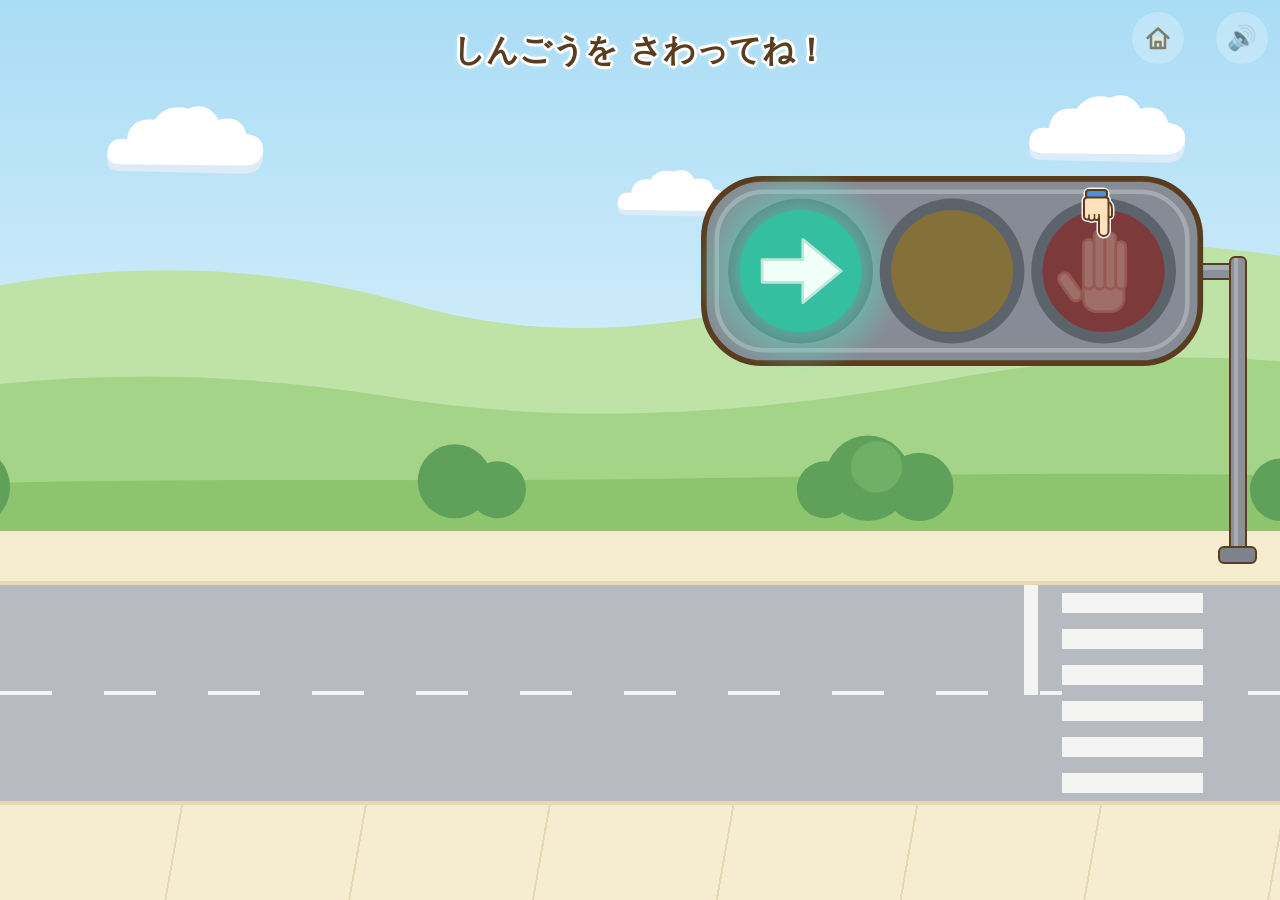
<file: games/08-signal/index.html>
<!DOCTYPE html>
<html lang="ja">
<head>
  <meta charset="UTF-8">
  <!-- スマホやタブレットでもちょうどいい大きさで表示するための設定 -->
  <meta name="viewport" content="width=device-width, initial-scale=1.0, user-scalable=no">
  <title>はたらくくるま しんごうを タッチ！</title>

  <!-- 全部のゲームで使う、共通の見た目（拡大を止める・大人用ボタン・指マーク・ぴょん） -->
  <link rel="stylesheet" href="../../shared/kuruma-base.css">

  <style>
    /* =====================================================
       「しんごうを タッチ！」
       ・大きな横向きの信号（左から 青・黄・赤）をさわると、青 → 黄（1.2秒）→ 赤 → 青 … と変わる
       ・青：くるまが左から右へ走る。赤：停止線の手前でゆっくり止まり、列がだんだん長くなる
       ・青になると、列のくるまが先頭から順に続けて走り出す
       ・5秒さわらないと、指マークが「次に点く灯」を指す。赤のときは、止まっているくるまも ぷるぷるする
       ・信号の状態（light）と、くるまの走り（cars）は、JavaScript の中でも別々に管理している
       ===================================================== */

    /* 画面の高さの 1% の単位（u）。dvh が使える端末では dvh、だめなら vh */
    :root { --u: 1vh; }
    @supports (height: 100dvh) {
      :root { --u: 1dvh; }
    }

    body {
      position: relative;            /* 中の絵（position: absolute）の基準にする */
      background: #d8f0ff;          /* 空の色（背景の絵が出るまでの、念のための色） */
      /* 下から順に：手前の歩道 11u（低い画面は 7u）、道 24u、奥の歩道 6u（くるまは道の上がわの車線を走る） */
      --front: calc(var(--u) * 11);
      --road: calc(var(--u) * 24);
      --back: calc(var(--u) * 6);
      /* 画面の右はしからの余白。信号の箱と横断歩道の右はしは、ここより内がわ */
      --edge: max(40px, 6vw);
      --cross-w: clamp(44px, 11vw, 150px);   /* 横断歩道の横幅 */
      --stop-gap: clamp(8px, 2vw, 24px);     /* 停止線と横断歩道の間 */
      --stop-w: clamp(7px, 1.2vw, 14px);     /* 停止線の太さ */
      --pole-w: clamp(10px, 1.4vw, 18px);    /* 信号の柱の太さ */
    }

    /* 低い画面（スマホ横など）は、手前の歩道をせまくして、信号とくるまの場所を広くする */
    @media (max-height: 500px) {
      body { --front: calc(var(--u) * 7); }
    }

    /* ===== 背景：空と景色（上） ===== */
    .scenery {
      position: absolute;
      left: 0;
      right: 0;
      top: 0;
      /* 奥の歩道と 2px 重ねる（画面の高さが端数のとき、境目に 1px のすき間が出ないように） */
      bottom: calc(var(--front) + var(--road) + var(--back) - 2px);
      overflow: hidden;
      --hills: min(max(33.4vw, 42%), 92%);
      background: linear-gradient(#a9dcf5 0%, #e3f4fc 100%);
    }
    @media (orientation: portrait) {
      .scenery { --hills: min(max(33.4vw, 50%), 92%); }
    }

    /* 雲：画面2つぶんの横長の帯に、同じ並びを2回置き、とてもゆっくり左へ流す（CSS だけで動かす）。
       帯の半分（= 画面1つぶん）動いたところで最初に戻るので、つなぎ目が見えない。1周 160秒。
       上の文字・大人用ボタンの後ろを通らないように、上から 84px より下に置く */
    .clouds {
      position: absolute;
      left: 0;
      top: 84px;
      width: 200%;
      height: max(50px, calc(100% - 84px - var(--hills) * 0.6));
      animation: kumo 160s linear infinite;
    }
    @keyframes kumo {
      from { transform: translateX(0); }
      to   { transform: translateX(-50%); }
    }
    .cloud {
      position: absolute;
      display: block;
      height: auto;
      aspect-ratio: 120 / 56;
    }
    .cloud-l { width: clamp(90px, 13vw, 190px); }
    .cloud-m { width: clamp(70px, 9vw, 140px); }
    @media (max-height: 500px) {
      .cloud-l { width: 76px; }
      .cloud-m { width: 60px; }
    }

    /* 丘とまるい低木（下のはしを、奥の歩道の上のふちに合わせる） */
    .hills {
      position: absolute;
      left: 0;
      bottom: 0;
      width: 100%;
      height: var(--hills);
      display: block;
    }

    /* 絵の部品（雲の形）を1か所に書いておくための、見えない SVG */
    .svg-defs {
      position: absolute;
      width: 0;
      height: 0;
      overflow: hidden;
    }

    /* 奥の歩道（クリーム色の帯） */
    .sidewalk-back {
      position: absolute;
      left: 0;
      right: 0;
      bottom: calc(var(--front) + var(--road));
      height: var(--back);
      background: linear-gradient(#f6edd0 0, #f6edd0 calc(100% - 4px), #e6d8b0 calc(100% - 4px));
    }
    /* 道（灰色）。まん中に白い短い線（破線） */
    .road {
      position: absolute;
      left: 0;
      right: 0;
      bottom: var(--front);
      height: var(--road);
      background: #b7bac0;
    }
    .road::after {
      content: "";
      position: absolute;
      left: 0;
      right: 0;
      top: 50%;
      height: 4px;
      margin-top: -2px;
      background: repeating-linear-gradient(90deg, #f4f4f2 0, #f4f4f2 52px, transparent 52px, transparent 104px);
    }
    /* 横断歩道：道の上から下まで、道の向きと平行な白い帯を6本、縦に並べる。
       下地を道と同じ灰色でぬるので、この中では まん中の線が切れる（帯の本数を偶数にして、まん中はすき間） */
    .crosswalk {
      position: absolute;
      right: var(--edge);
      bottom: var(--front);
      width: var(--cross-w);
      height: var(--road);
      background:
        linear-gradient(transparent 0, transparent 22%, #f4f4f2 22%, #f4f4f2 78%, transparent 78%)
          left top / 100% 16.6667%,
        #b7bac0;
    }
    /* 停止線：横断歩道の左の、太い白い縦線。上の車道（くるまが走る車線）だけ */
    .stop-line {
      position: absolute;
      right: calc(var(--edge) + var(--cross-w) + var(--stop-gap));
      bottom: calc(var(--front) + var(--road) * 0.5 - 2px);
      width: var(--stop-w);
      height: calc(var(--road) * 0.5 + 2px);
      background: #f4f4f2;
    }
    /* 手前の歩道（クリーム色。つぎ目の線をうすく） */
    .sidewalk-front {
      position: absolute;
      left: 0;
      right: 0;
      bottom: 0;
      height: var(--front);
      background:
        repeating-linear-gradient(100deg, transparent 0, transparent 179px, #e6d8b0 179px, #e6d8b0 181px),
        linear-gradient(#e6d8b0 0, #e6d8b0 4px, #f6edd0 4px);
    }

    /* ===== 上の文字「しんごうを さわってね！」 =====
       広い画面（横幅 560px 以上）：上から 30px、右上の2つのボタンを避けて、左右に 160px ずつあける。
       せまい画面（560px より小さい）：ボタンの段より下（上から 92px）に出す */
    .message {
      position: absolute;
      left: 0;
      right: 0;
      top: 30px;
      padding: 0 160px;
      font-size: clamp(18px, calc((100vw - 320px) / 12), 32px);
      line-height: 1.3;
      z-index: 2;
    }
    @media (max-width: 559.98px) {
      .message {
        top: 92px;
        padding: 0 12px;
        font-size: clamp(20px, 6vw, 32px);
      }
    }

    /* ===== 信号の柱と腕 =====
       柱は右はしの近くで、足もとは奥の歩道。横の腕で、箱を支える。くるまより うしろに描く。
       上下の場所（top）は、箱の場所に合わせて JavaScript が決める */
    .signal-arm,
    .signal-pole,
    .signal-base {
      position: absolute;
      box-sizing: border-box;
      border: 2.5px solid #5a3d1e;
    }
    .signal-arm {
      right: calc(var(--edge) * 0.55);
      width: calc(var(--edge) * 0.45 + 20px);      /* 左のはし 20px は、箱のうしろにかくれる */
      height: calc(var(--pole-w) * 0.8 + 2px);
      background: linear-gradient(#a9aeb6 0, #a9aeb6 35%, #8b9099 35%);
    }
    .signal-pole {
      right: calc(var(--edge) * 0.55 - var(--pole-w) * 0.5);
      bottom: calc(var(--front) + var(--road) + var(--back) * 0.45);
      width: var(--pole-w);
      border-radius: 6px 6px 0 0;
      background: linear-gradient(90deg, #8b9099 0, #8b9099 25%, #a9aeb6 25%, #a9aeb6 50%, #8b9099 50%);
    }
    .signal-base {
      right: calc(var(--edge) * 0.55 - var(--pole-w) * 1.1);
      bottom: calc(var(--front) + var(--road) + var(--back) * 0.45 - 3px);
      width: calc(var(--pole-w) * 2.2);
      height: var(--pole-w);
      border-radius: 6px;
      background: #7d838c;
    }

    /* ===== 大きな信号の箱（絵は下の SVG。横向き。右はしから 40px 以上あける） =====
       大きさと上下の場所は、上の文字とくるまのあいだに入るように、JavaScript が決める */
    .signal {
      position: absolute;
      display: block;
      right: var(--edge);
      overflow: visible;
    }
    /* 黄のあいだにさわったとき：箱が1回だけ、小さくやさしくはねる（明るさは変えない） */
    .signal.bounce {
      animation: pokon 0.35s ease-out;
    }
    @keyframes pokon {
      0%   { transform: translateY(0); }
      40%  { transform: translateY(-5px); }
      100% { transform: translateY(0); }
    }
    /* 灯：消えている灯は、くすんだ暗い色（.dim）。点いている灯（.lit）と、まわりの光（.glow）は、
       ふだんは透明で、その色の番のときだけ、0.4秒かけてなめらかに現れる（点滅しない） */
    .signal .lit,
    .signal .glow {
      opacity: 0;
      transition: opacity 0.4s ease;
    }
    .signal .mark {
      opacity: 0.28;                 /* 消えている灯のマークは、うすく見える */
      transition: opacity 0.4s ease;
    }
    .signal[data-light="red"]    .lamp-red .lit,
    .signal[data-light="yellow"] .lamp-yellow .lit,
    .signal[data-light="green"]  .lamp-green .lit { opacity: 1; }
    .signal[data-light="red"]    .lamp-red .glow,
    .signal[data-light="yellow"] .lamp-yellow .glow,
    .signal[data-light="green"]  .lamp-green .glow { opacity: 1; }
    .signal[data-light="red"]    .lamp-red .mark,
    .signal[data-light="green"]  .lamp-green .mark { opacity: 1; }

    /* ===== くるま =====
       3つの箱を重ねて、役割を分けている（2本目と同じ）。
         .car           … 左右の「位置」を受け持つ（JavaScript が translateX で動かす）。大きさは、見た目の大きさ
         .car-size      … 図鑑の絵の大きさ（横 × 縦 220）のまま、縮めるだけ（左下を基準に）
         .kuruma-hop    … 「ぴょん」を受け持つ
         .kuruma-wobble … 図鑑の絵を入れる箱 */
    .cars {
      position: absolute;
      left: 0;
      top: 0;
      right: 0;
      bottom: 0;
      z-index: 1;
      pointer-events: none;          /* くるまの箱だけが、さわりを受ける */
    }
    .car {
      position: absolute;
      left: 0;
      /* タイヤの下のはしを、道の下から 64% の高さ（まん中の線より上の車線）に置く。
         絵のタイヤの下には少し余白があるので、そのぶんは JavaScript が margin-bottom で下げる */
      bottom: calc(var(--front) + var(--road) * 0.64);
      pointer-events: auto;
    }
    .car-size {
      position: absolute;
      left: 0;
      bottom: 0;
      transform-origin: left bottom;
    }
    .car .kuruma-hop,
    .car .kuruma-wobble {
      position: absolute;
      left: 0;
      top: 0;
      right: 0;
      bottom: 0;
    }

    /* 指マークは、信号のそばに置く（場所と大きさは JavaScript が決める）。信号より手前に出す */
    .finger-hint {
      z-index: 3;
    }

    /* 動きを減らす設定では、雲の流れと箱のはねを止め、灯は動かさずに切りかえる */
    @media (prefers-reduced-motion: reduce) {
      .clouds { animation: none; }
      .signal.bounce { animation: none; }
      .signal .lit,
      .signal .glow,
      .signal .mark { transition: none; }
    }
  </style>
</head>
<body data-scene="green">

  <!-- 雲の形（ここに1回だけ書いて、<use> で何回も使う）。この SVG 自体は見えない -->
  <svg class="svg-defs" aria-hidden="true" focusable="false">
    <defs>
      <g id="bgCloud">
        <path fill="#dcebf7"
              d="M 14 52 Q 2 52 4 42 Q 6 32 18 34 Q 20 18 38 20 Q 46 8 62 12 Q 76 6 84 20 Q 100 16 104 30 Q 118 32 116 44 Q 114 54 102 54 Z"/>
        <path fill="#ffffff"
              d="M 14 47 Q 2 47 4 37 Q 6 27 18 29 Q 20 13 38 15 Q 46 3 62 7 Q 76 1 84 15 Q 100 11 104 25 Q 118 27 116 39 Q 114 48 102 48 Z"/>
      </g>
    </defs>
  </svg>

  <!-- ===== 背景（空・雲・丘・歩道・道） ===== -->
  <div class="scenery" aria-hidden="true">
    <div class="clouds">
      <svg class="cloud cloud-l" viewBox="0 0 120 56" style="left: 4%; top: 8%;"><use href="#bgCloud"/></svg>
      <svg class="cloud cloud-m" viewBox="0 0 120 56" style="left: 24%; top: 42%;"><use href="#bgCloud"/></svg>
      <svg class="cloud cloud-l" viewBox="0 0 120 56" style="left: 40%; top: 2%;"><use href="#bgCloud"/></svg>

      <svg class="cloud cloud-l" viewBox="0 0 120 56" style="left: 54%; top: 8%;"><use href="#bgCloud"/></svg>
      <svg class="cloud cloud-m" viewBox="0 0 120 56" style="left: 74%; top: 42%;"><use href="#bgCloud"/></svg>
      <svg class="cloud cloud-l" viewBox="0 0 120 56" style="left: 90%; top: 2%;"><use href="#bgCloud"/></svg>
    </div>

    <!-- やわらかい緑の丘を2色重ね、丘の前にまるい低木。横長の絵を画面いっぱいに広げて、はみ出た左右は切る -->
    <svg class="hills" viewBox="0 0 1200 300" preserveAspectRatio="xMidYMax slice">
      <path fill="#bfe3a6"
            d="M 0 170 C 150 110 300 100 440 140 C 560 174 660 150 780 118 C 900 84 1040 92 1200 140 L 1200 300 L 0 300 Z"/>
      <path fill="#a4d487"
            d="M 0 224 C 140 186 280 182 420 204 C 560 228 700 214 820 192 C 960 166 1080 178 1200 200 L 1200 300 L 0 300 Z"/>
      <path fill="#8cc56e"
            d="M 0 272 C 200 258 420 266 640 262 C 860 258 1040 256 1200 266 L 1200 300 L 0 300 Z"/>
      <!-- まるい低木（濃いめの緑） -->
      <g>
        <g fill="#5fa05a">
          <circle cx="90" cy="262" r="34"/><circle cx="130" cy="268" r="28"/><circle cx="56" cy="270" r="24"/>
        </g>
        <g fill="#6fb066">
          <circle cx="100" cy="254" r="22"/><circle cx="124" cy="262" r="16"/>
        </g>
        <g fill="#5fa05a">
          <circle cx="470" cy="264" r="26"/><circle cx="500" cy="270" r="20"/>
        </g>
        <g fill="#5fa05a">
          <circle cx="760" cy="262" r="30"/><circle cx="796" cy="268" r="24"/><circle cx="730" cy="270" r="20"/>
        </g>
        <g fill="#6fb066">
          <circle cx="766" cy="254" r="18"/>
        </g>
        <g fill="#5fa05a">
          <circle cx="1090" cy="262" r="34"/><circle cx="1134" cy="268" r="28"/><circle cx="1050" cy="270" r="22"/>
        </g>
        <g fill="#6fb066">
          <circle cx="1100" cy="254" r="21"/>
        </g>
      </g>
    </svg>
  </div>
  <div class="sidewalk-back" aria-hidden="true"></div>
  <div class="road" aria-hidden="true"></div>
  <div class="crosswalk" aria-hidden="true"></div>
  <div class="stop-line" id="stopLine" aria-hidden="true"></div>
  <div class="sidewalk-front" aria-hidden="true"></div>

  <p class="kuruma-message message">しんごうを さわってね！</p>

  <!-- 大人用のボタン（どちらも2秒長押し）。トップ画面へ戻る・音を消す -->
  <button class="adult-btn home-btn" id="homeBtn" type="button" aria-label="もどる（2びょう ながおし）">
    <!-- おうちの形（三角の屋根、四角いかべ、まん中に戸） -->
    <svg viewBox="0 0 26 26" aria-hidden="true" focusable="false">
      <g fill="none" stroke="#5a3d1e" stroke-width="2.5" stroke-linejoin="round" stroke-linecap="round">
        <path d="M 6 11.5 L 6 23 L 20 23 L 20 11.5" fill="#fff3c4"/>
        <path d="M 2.5 13 L 13 3.5 L 23.5 13"/>
        <path d="M 10.5 23 L 10.5 17 L 15.5 17 L 15.5 23"/>
      </g>
    </svg>
  </button>
  <button class="adult-btn mute-btn" id="muteBtn" type="button" aria-label="おとを けす（2びょう ながおし）">🔊</button>

  <!-- くるまを入れる層（くるまの箱は、JavaScript がここに足す） -->
  <div class="cars" id="cars"></div>

  <!-- 信号の腕・柱・足もと（箱より先に書いて、箱のうしろに描く） -->
  <div class="signal-arm" id="signalArm" aria-hidden="true"></div>
  <div class="signal-pole" id="signalPole" aria-hidden="true"></div>
  <div class="signal-base" aria-hidden="true"></div>

  <!-- ===== 大きな信号の箱（横向き。左から 青・黄・赤）=====
       色だけでなく、位置と形でも分かるようにする：青＝右向きの矢印、黄＝マークなし、赤＝開いた手のひら。
       座標の枠は 横222 × 縦84 -->
  <svg class="signal" id="signal" viewBox="0 0 222 84" data-light="green" aria-hidden="true" focusable="false">
    <defs>
      <!-- 点いている灯のまわりの、やわらかい光（ふちへいくほど透明） -->
      <radialGradient id="glowRed">
        <stop offset="0.45" stop-color="#ff7a68" stop-opacity="0.75"/>
        <stop offset="1" stop-color="#ff7a68" stop-opacity="0"/>
      </radialGradient>
      <radialGradient id="glowYellow">
        <stop offset="0.45" stop-color="#ffd95a" stop-opacity="0.75"/>
        <stop offset="1" stop-color="#ffd95a" stop-opacity="0"/>
      </radialGradient>
      <radialGradient id="glowGreen">
        <stop offset="0.45" stop-color="#58e0c0" stop-opacity="0.7"/>
        <stop offset="1" stop-color="#58e0c0" stop-opacity="0"/>
      </radialGradient>
    </defs>

    <!-- 箱（角の丸い灰色。横長） -->
    <rect x="1.25" y="1.25" width="219.5" height="81.5" rx="26" fill="#868c95" stroke="#5a3d1e" stroke-width="2.5"/>
    <rect x="7" y="7" width="208" height="70" rx="21" fill="none" stroke="#a6abb3" stroke-width="2"/>

    <!-- 左：青（青みどり。右向きの矢印のマーク） -->
    <g class="lamp lamp-green">
      <circle cx="44" cy="42" r="32" fill="#5d636b"/>
      <circle class="dim" cx="44" cy="42" r="27" fill="#2c6a62"/>
      <circle class="glow" cx="44" cy="42" r="46" fill="url(#glowGreen)"/>
      <circle class="lit" cx="44" cy="42" r="27" fill="#34bfa0"/>
      <path class="mark" d="M 27 37 L 45 37 L 45 28 L 62 42 L 45 56 L 45 47 L 27 47 Z"
            fill="#f1fff9" stroke="#bfe6da" stroke-width="1.2" stroke-linejoin="round"/>
    </g>

    <!-- まん中：黄（マークなし。青から赤になるあいだだけ点く） -->
    <g class="lamp lamp-yellow">
      <circle cx="111" cy="42" r="32" fill="#5d636b"/>
      <circle class="dim" cx="111" cy="42" r="27" fill="#84713a"/>
      <circle class="glow" cx="111" cy="42" r="46" fill="url(#glowYellow)"/>
      <circle class="lit" cx="111" cy="42" r="27" fill="#f8c93c"/>
    </g>

    <!-- 右：赤（手のひらのマーク） -->
    <g class="lamp lamp-red">
      <circle cx="178" cy="42" r="32" fill="#5d636b"/>
      <circle class="dim" cx="178" cy="42" r="27" fill="#7c3b3a"/>
      <circle class="glow" cx="178" cy="42" r="46" fill="url(#glowRed)"/>
      <circle class="lit" cx="178" cy="42" r="27" fill="#f2584a"/>
      <!-- 手のひら：てのひらを前に向けた、やさしい形（手の甲の四角、指4本、親指） -->
      <g class="mark" transform="translate(128 -6)"
         fill="#fff1e0" stroke="#d9a98a" stroke-width="1.2" stroke-linejoin="round">
        <rect x="41" y="50" width="18" height="16" rx="6"/>
        <rect x="41" y="34" width="4.8" height="22" rx="2.4"/>
        <rect x="45.8" y="30" width="4.8" height="26" rx="2.4"/>
        <rect x="50.6" y="31" width="4.8" height="25" rx="2.4"/>
        <rect x="55.4" y="35" width="4.4" height="21" rx="2.2"/>
        <rect x="32.5" y="48" width="5.4" height="14" rx="2.7" transform="rotate(-35 35.2 55)"/>
      </g>
    </g>
  </svg>

  <!-- 全部のゲームで使う、共通の部品（音 → BGM → さわる操作 → くるまの図鑑 → 順番と動き の順に読み込む） -->
  <script src="../../shared/kuruma-sound.js"></script>
  <script src="../../shared/kuruma-bgm.js"></script>
  <script src="../../shared/kuruma-touch.js"></script>
  <script src="../../shared/kuruma-cars.js"></script>
  <script src="../../shared/kuruma-stage.js"></script>

  <script>
    (function () {
      "use strict";

      var K = window.Kuruma;

      // ===== 設定（数字を変えると動きが変わります。多くは実物で測って合わせる目安） =====
      // 出てくるくるま24台（図鑑が増えても、このゲームが勝手に変わらないように、ここにはっきり書く）。
      // 袋に入れてまぜ、24台が1回ずつ出たらまぜ直す。となり合うくるまの色が、できるだけ かぶらない
      var IDS = [
        "mixer", "dump", "bulldozer", "garbage", "shovel", "fire",
        "ambulance", "crane", "police", "grader", "tanker", "tractor",
        "taxi", "tow", "sports", "roller", "bus", "doubledecker",
        "loader", "forklift", "wingtruck", "carrier", "mail", "shirobai"
      ];
      var HOME_URL = "../../index.html";   // トップ画面
      var YELLOW_MS = 1200;      // 黄が点いている時間（ミリ秒）
      var LAUNCH_FIRST = 320;    // 青になってから、止まっている先頭が走り出すまで（ミリ秒）
      var LAUNCH_STEP = 380;     // 見えているくるま：前のくるまから、走り出すまでの間（ミリ秒）
      var LAUNCH_STEP_OUT = 150; // 画面の外で待つくるま：前のくるまから、走り出すまでの間（ミリ秒）
      var ACCEL_MS = 900;        // 止まった状態から、いつもの速さになるまでの時間（ミリ秒）
      var SPAWN_GREEN = 700;     // 青で、くるまが走りさってから、次が入ってくるまで（ミリ秒）
      var SPAWN_RED = 2500;      // 赤で、列に次のくるまが来るまでの間（ミリ秒）
      var SPAWN_RED_FIRST = 900; // 赤になって、列がからのとき、最初のくるまが来るまで（ミリ秒）
      var SPAWN_RETRY = 300;     // 前のくるまが近くて、まだ出せないときに、もう一度ためすまで（ミリ秒）
      var MAX_QUEUE = 8;         // 赤で並ぶ、いちばん多い台数（画面の外で待つぶんも入れる。青で走りきる時間が長くならない数）
      var TIRE_LINE = 0.64;      // タイヤの下のはしの高さ（道の下から。CSS の .car と同じ値）
      var TIRE_GAP = 5;          // 絵の中の、タイヤの下の余白（高さ 220 のうち）
      // タイヤの下から上に、くるまのために空けておく高さ（絵の高さの単位）。
      // 24台でいちばん高いのは しょべるかーの うでの先（約214）。仕事で はしご・うでが上がっても これより低い。
      // ぷるぷるで約5上がるので（合わせて約219）、220 にしておく
      var CAR_TALL = 220;
      var WOBBLE_MS = 1000;      // 赤で さわらないときの、ぷるぷる1回の長さ（ミリ秒）
      var WOBBLE_EVERY = 4000;   // ぷるぷるを くり返す間かく（ミリ秒）
      var BOX_GAP = 4;           // 信号の箱と、くるまの上のはしの間（px）
      var BOX_MAX_W = 520;       // 信号の箱の、いちばん大きい横幅（px）
      var BOX_MAX_H = 190;       // 信号の箱の、いちばん大きい高さ（px）
      var BOX_RATIO = 84 / 222;  // 信号の箱の 高さ ÷ 横幅
      // ゆっくり止まる（だんだん おそく。「同じ割合で速さが落ちる」形ちょうど）
      var EASE_STOP = "cubic-bezier(0.3333, 0.6667, 0.6667, 1)";

      // ページの部品
      var body = document.body;
      var signalEl = document.getElementById("signal");
      var signalArm = document.getElementById("signalArm");
      var signalPole = document.getElementById("signalPole");
      var roadEl = document.querySelector(".road");
      var stopLine = document.getElementById("stopLine");
      var carsLayer = document.getElementById("cars");
      var message = document.querySelector(".message");
      var muteBtn = document.getElementById("muteBtn");
      var homeBtn = document.getElementById("homeBtn");

      // 共通の部品
      var order = K.stage.randomOrder(IDS, function (id) { return K.cars.get(id).color; }, Math.random);

      // 指マーク：次に点く灯（青のときは赤、赤のときは青）を指す。
      // 開いた直後に出る。さわったら消えて、5秒さわらないと、また出る
      var hint = K.touch.createHint();
      document.body.appendChild(hint);
      var idleTimer = K.touch.hintTimer(onIdle);   // 最後にさわってから5秒を数える
      var idle = false;          // 5秒さわっていないか
      var wobbleTimer = null;    // 次のぷるぷるの予約（いつも1つだけ）
      var wobbleOffTimer = null; // いまのぷるぷるを止める予約

      // ===== 状態 =====
      // 信号の状態（light）：green・yellow・red。くるまの走りとは別に管理する
      var light = "green";
      var yellowTimer = null;    // 黄 → 赤の予約（いつも1つだけ。連打しても二重にならない）
      var spawnTimer = null;     // 次のくるまを出す予約（いつも1つだけ）
      var launchTimers = [];     // 列を順に走り出させる予約
      var queue = [];            // 列のくるま（止まった・止まりかけ・走り出す順番待ち）。先頭（停止線にいちばん近い）から順
      var runners = [];          // 走っているくるま（赤で止まらない・走りさるくるま）。列より いつも前（右）にいる
      var carById = {};          // くるまの箱の data-cid → くるま
      var carCounter = 0;
      var touched = false;       // 画面を一度でもさわったか（さわるまでは、くるまの音を鳴らさない）
      var lastToggle = 0;        // 前に信号を切りかえた時刻（動きを減らす設定のとき用）
      var reduceMotion = window.matchMedia ? window.matchMedia("(prefers-reduced-motion: reduce)") : null;
      var pendingId = null;      // 次に出す予定のくるま（入る場所を決めてから、出す）

      // ===== 大きさ・場所（layout で決める） =====
      var scale = 1;         // くるまを縮める率
      var speed = 220;       // 走る速さ（px / 秒）。どのくるまも同じ
      var stopFront = 300;   // 赤で止まるとき、先頭のくるまの前のはしを置く場所（画面の左から）
      var gapQ = 16;         // 列のくるまの間
      var layoutKey = "";    // 前に場所を決めたときの画面の形（同じなら、くるまは動かさない）

      function clamp(lo, v, hi) { return Math.max(lo, Math.min(hi, v)); }

      // ===== 今の場面を、<body> に書く（テストの台本が場面を待てるように） =====
      //   green・yellow・red（画面に見えて止まっているくるまが1台以下）・red-queue（2台以上）
      function updateScene() {
        var scene = light;
        if (light === "red") {
          var stopped = 0;
          for (var i = 0; i < queue.length; i++) if (queue[i].arrived && isVisible(queue[i])) stopped++;
          if (stopped >= 2) scene = "red-queue";
        }
        body.setAttribute("data-scene", scene);
      }

      // くるまの止まる場所（行き先）で、一部でも画面に見えるか
      function isVisible(c) { return c.x + c.w > 0; }

      // ===== 大きさと場所を決める（開いたとき・回転したとき） =====
      //   ① くるまの大きさ：2台目が半分以上見える横幅と、上に信号の箱が入る高さ の両方に合わせる
      //   ② 信号の箱：上の文字（とボタン）と くるまのあいだに、できるだけ大きく置く
      function layout() {
        var w = window.innerWidth;
        var h = window.innerHeight;
        var road = roadEl.getBoundingClientRect();
        var lineLeft = stopLine.getBoundingClientRect().left;
        var tireY = road.bottom - road.height * TIRE_LINE;       // タイヤの下のはし（画面の上から）
        // 信号の箱の、いちばん上：上の文字より下で、大人用ボタン（上から 86px まで大きくなる）より下
        var topLimit = Math.max(message.getBoundingClientRect().bottom + 8, 88);
        var boxMin = clamp(64, h * 0.23, 110);                   // 信号の箱に、少なくともほしい高さ

        stopFront = lineLeft - clamp(6, w * 0.015, 18);          // 停止線の少し手前で止まる
        gapQ = clamp(8, w * 0.025, 28);
        speed = clamp(170, w * 0.32, 300);
        // 横：いちばん長いくるま（しょうぼうしゃなどの 310）の1台と半分より少し多く（480）が、停止線の左に入る大きさ
        var byWidth = (stopFront - gapQ) / 480;
        // 縦：タイヤの下から上へ、くるま → すきま → 信号の箱 → 上の文字 が重ならない大きさ
        var byHeight = (tireY - topLimit - boxMin - BOX_GAP) / CAR_TALL;
        scale = Math.max(0.3, Math.min(K.touch.fitScale(), byWidth, byHeight));

        placeSignal(w, topLimit, tireY - CAR_TALL * scale - BOX_GAP);
        placeHint();

        // 画面の形が変わっていなければ、くるまは動かさない（同じ知らせが何回も来るため）
        var key = [w, h, road.top, road.height, lineLeft, topLimit].join(",");
        if (key === layoutKey) return;
        layoutKey = key;
        rearrangeCars();
      }

      // 信号の箱と、柱・腕を置く。top〜bottom のあいだに、箱を入れる
      function placeSignal(w, top, bottom) {
        var edge = parseFloat(window.getComputedStyle(signalEl).right) || 40;
        var room = bottom - top;
        var maxW = Math.min(w - edge - 12, BOX_MAX_W);
        var boxH = Math.max(40, Math.min(room, maxW * BOX_RATIO, BOX_MAX_H));
        var boxTop = top + Math.max(0, room - boxH) * 0.55;      // あまった高さは、まん中より少し下寄り
        signalEl.style.top = boxTop + "px";
        signalEl.style.width = (boxH / BOX_RATIO) + "px";
        signalEl.style.height = boxH + "px";
        var armTop = boxTop + boxH / 2 - signalArm.offsetHeight / 2;
        signalArm.style.top = armTop + "px";
        signalPole.style.top = (armTop - 7) + "px";              // 柱の頭は、腕より少し上
      }

      // いるくるまを、新しい大きさと場所に合わせる（前のくるまから順に置くので、重ならない）
      function rearrangeCars() {
        // 走っているくるまの いまの位置は、大きさを変える前に読む。前（右）にいるものから順に
        var i;
        for (i = 0; i < runners.length; i++) runners[i].cur = curX(runners[i]);
        runners.sort(function (a, b) { return b.cur - a.cur; });
        var id;
        for (id in carById) {
          if (carById.hasOwnProperty(id)) applySize(carById[id]);
        }
        cancelLaunch();

        // 走っているくるま：前のくるまに重ならない位置から、走り直す（回転しても途中で消えない）
        var limit = Infinity;     // 次のくるまの、前のはしを置いてよい いちばん右
        for (i = 0; i < runners.length; i++) {
          var r = runners[i];
          var x = Math.min(r.cur, limit - r.w);
          jumpTo(r, x);
          runOut(r);
          limit = x - gapQ;
        }
        // 列のくるま：停止線の手前から、すぐに並べ直す（仕事の動きと音は出さない）
        var front = Math.min(stopFront, limit);
        for (i = 0; i < queue.length; i++) {
          var c = queue[i];
          jumpTo(c, front - c.w);
          c.arrived = true;
          front = c.x - gapQ;
        }

        if (light === "red") {
          settle();                      // 停止線の手前まで進めるくるまは、進む
          scheduleSpawn(queue.length ? SPAWN_RED : SPAWN_RED_FIRST);
        } else if (light === "green" && queue.length) {
          startLaunch(false);            // 走り出しの予約を作り直す
        }
        updateScene();
      }

      function applySize(c) {
        c.w = c.car.width * scale;
        c.box.style.width = c.w + "px";
        c.box.style.height = (c.car.height * scale) + "px";
        c.box.style.marginBottom = (-TIRE_GAP * scale) + "px";   // タイヤの下の余白ぶん、下げる
        c.size.style.transform = "scale(" + scale + ")";
      }

      // ===== 指マークの場所：次に点く灯の丸（上のほう）を、上から指す =====
      //   赤のときは左の青（横 44）、そのほかは右の赤（横 178）。数字は信号の絵の座標
      function placeHint() {
        var r = signalEl.getBoundingClientRect();
        var lampX = (light === "red") ? 44 : 178;
        var tipX = r.left + r.width * (lampX / 222);
        var tipY = r.top + r.height * (27 / 84);
        var fit = K.touch.hintFit(tipX, tipY, [message, homeBtn, muteBtn]);
        hint.style.setProperty("--hs", fit.scale);
        hint.style.left = (tipX - K.touch.HINT_TIP_X * fit.scale) + "px";
        hint.style.top = (tipY - K.touch.HINT_HEIGHT * fit.scale + fit.drop) + "px";
      }

      // ===== さわらないときの合図（指マークと、ぷるぷる） =====
      // 5秒さわらなかったとき。黄のあいだは出さずに、赤になってから出す（goRed で）
      function onIdle() {
        idle = true;
        if (light !== "yellow") showGuide();
      }

      function showGuide() {
        placeHint();
        K.touch.showHint(hint);
        if (light === "red") wobbleOnce();   // 出た直後に1回目
      }

      // 指マークと ぷるぷるを、すぐに止める（予約も消す）
      function clearGuide() {
        idle = false;
        K.touch.hideHint(hint);
        stopWobble();
      }

      // 止まっていて画面に見えるくるまを、いっしょに約1秒 ぷるぷるさせ、次の回を予約する（音は出さない）。
      // くるまの箱に .waiting を付け外しするだけ（ゆれ方は共通の CSS。動きを減らす設定では ゆれない）
      function wobbleOnce() {
        stopWobble();
        for (var i = 0; i < queue.length; i++) {
          var c = queue[i];
          if (c.arrived && isVisible(c)) c.box.classList.add("waiting");
        }
        wobbleOffTimer = setTimeout(removeWaiting, WOBBLE_MS);
        wobbleTimer = setTimeout(wobbleOnce, WOBBLE_EVERY);
      }

      function removeWaiting() {
        for (var id in carById) {
          if (carById.hasOwnProperty(id)) carById[id].box.classList.remove("waiting");
        }
      }

      function stopWobble() {
        clearTimeout(wobbleTimer);
        clearTimeout(wobbleOffTimer);
        removeWaiting();
      }

      // ===== くるまを作る・動かす =====
      function nextId() {
        if (!pendingId) pendingId = order.next();
        return pendingId;
      }

      // 図鑑のくるまを作って、画面の左の外に置く
      function makeCar() {
        var id = nextId();
        pendingId = null;
        var car = K.cars.create(id);
        var box = document.createElement("div");
        box.className = "car";
        var size = document.createElement("div");
        size.className = "car-size";
        size.style.width = car.width + "px";
        size.style.height = car.height + "px";
        var hopBox = document.createElement("div");
        hopBox.className = "kuruma-hop";
        var wobble = document.createElement("div");
        wobble.className = "kuruma-wobble";
        wobble.appendChild(car.el);
        hopBox.appendChild(wobble);
        size.appendChild(hopBox);
        box.appendChild(size);

        carCounter++;
        var c = {
          cid: "c" + carCounter, id: id, car: car, box: box, size: size,
          hopper: K.stage.hopper(hopBox),
          w: 0, x: 0, arrived: false, timer: null,
          moveStart: 0, moveMs: 0, moveDist: 0      // 止まる場所へ向かう動きの記録
        };
        box.setAttribute("data-cid", c.cid);
        carById[c.cid] = c;
        applySize(c);
        carsLayer.appendChild(box);                 // 画面に入れてから位置を決める（出発点が確定するように）
        jumpTo(c, K.stage.enterX(c.w));
        return c;
      }

      // 一瞬で x へ移す（アニメーションなし）
      function jumpTo(c, x) {
        clearTimeout(c.timer);
        c.box.classList.remove("moving");
        c.box.style.transition = "none";
        c.box.style.transform = "translateX(" + x + "px)";
        c.x = x;
        void c.box.offsetWidth;   // ブラウザに一度反映させる（次の移動がアニメーションになるように）
      }

      // ms ミリ秒かけて x へ動かす。動いているあいだだけ、タイヤが回る。終わったら onEnd(c)
      function driveTo(c, x, ms, ease, onEnd) {
        // 動いている途中なら、いまの位置で一度止めてから動き直す
        // （行き先が前と同じだと、前の動きがそのまま続いて、予約の時間とずれるため）
        if (c.box.classList.contains("moving")) jumpTo(c, curX(c));
        clearTimeout(c.timer);
        c.box.classList.remove("waiting");       // 走るくるまは、ぷるぷるしない
        c.box.style.transition = "transform " + ms + "ms " + ease;
        c.box.style.transform = "translateX(" + x + "px)";
        c.x = x;
        c.box.classList.add("moving");
        c.timer = setTimeout(function () {
          c.box.classList.remove("moving");
          if (onEnd) onEnd(c);
        }, ms);
      }

      // いまの（動いている途中の）左の位置
      function curX(c) {
        var t = window.getComputedStyle(c.box).transform;
        if (!t || t === "none") return c.x;
        var m = t.match(/^matrix\(([^)]+)\)/);
        if (m) return parseFloat(m[1].split(",")[4]);
        var m3 = t.match(/^matrix3d\(([^)]+)\)/);       // 4×4 の値の13番目が x
        return m3 ? parseFloat(m3[1].split(",")[12]) : c.x;
      }

      function removeFrom(list, c) {
        var i = list.indexOf(c);
        if (i >= 0) list.splice(i, 1);
      }

      // くるまを画面から消す
      function removeCar(c) {
        clearTimeout(c.timer);
        removeFrom(runners, c);
        removeFrom(queue, c);
        delete carById[c.cid];
        if (c.box.parentNode) c.box.parentNode.removeChild(c.box);
      }

      // ===== 次のくるまを出す予約（いつも1つだけ） =====
      function scheduleSpawn(delay) {
        clearTimeout(spawnTimer);
        spawnTimer = setTimeout(spawnTick, delay);
      }

      function spawnTick() {
        if (light === "green") {
          // 青：走っているくるまも、列もないときだけ、1台入れる（ふつうの1台ずつの流れ）
          if (runners.length === 0 && queue.length === 0) spawnPass();
        } else if (light === "red") {
          spawnQueueCar();
        }
        // 黄のあいだは出さない（赤になったときに、あらためて予約する）
      }

      // 青：左から入って、右へ走りさる（1台ずつ）
      function spawnPass() {
        var c = makeCar();
        runners.push(c);
        if (touched) K.sound.playDrive(0.8);   // 最初にさわるまでは、音を鳴らさない
        runOut(c);
      }

      // いつもの速さで、右の画面の外まで走りさる
      function runOut(c) {
        var exit = K.stage.exitX();
        var ms = Math.max(16, (exit - curX(c)) / speed * 1000);
        driveTo(c, exit, ms, "linear", function () {
          removeCar(c);
          afterCarGone();
        });
      }

      // 赤：列のうしろに1台つなぐ。
      //   ・一部でも見える場所なら、左から走ってきて、ゆっくり止まる
      //   ・まったく見えない場所なら、画面の左の外に そのまま並んで待つ（仕事の動きと音は出さない）
      function spawnQueueCar() {
        if (queue.length >= MAX_QUEUE) return;      // 満員。次に赤になるまで増えない
        var w = K.cars.get(nextId()).width * scale;
        var last = queue.length ? queue[queue.length - 1] : null;
        var target = (last ? last.x - gapQ : stopFront) - w;
        var visible = target + w > 0;

        // 前のくるまが近すぎるあいだは、少し待つ（重ならないように）
        if (visible) {
          var ahead = last ? [last] : runners;
          for (var i = 0; i < ahead.length; i++) {
            if (curX(ahead[i]) < K.stage.enterX(w) + w + gapQ) { scheduleSpawn(SPAWN_RETRY); return; }
          }
        } else if (last && !last.arrived) {
          scheduleSpawn(SPAWN_RETRY);
          return;
        }

        var c = makeCar();
        queue.push(c);
        if (visible) {
          // 前のくるまより早く着かないようにする（追いついて重ならないように）
          var minMs = (last && !last.arrived) ? last.moveStart + last.moveMs - Date.now() + 100 : 0;
          driveStop(c, target, minMs);
        } else {
          jumpTo(c, target);
          c.arrived = true;
        }
        updateScene();
        scheduleSpawn(SPAWN_RED);
      }

      // 止まる場所 target へ、だんだんおそくなりながら動かす。着いたら仕事の動きと音
      //   minMs … これより短い時間にはしない（省略できる）
      function driveStop(c, target, minMs) {
        c.arrived = false;
        var d = target - curX(c);
        // 走ってきた速さから、ちょうど止まる時間
        var ms = Math.max(800, 2 * d / speed * 1000, minMs || 0);
        c.moveStart = Date.now();
        c.moveMs = ms;
        c.moveDist = d;
        driveTo(c, target, ms, EASE_STOP, onStopped);
      }
      function onStopped(c) {
        c.arrived = true;
        // 仕事の動きと音は、赤のあいだに、画面に見える場所へ止まったときだけ（画面がかくれている間は出さない）
        if (light === "red" && isVisible(c) && !document.hidden) {
          c.car.work();     // 仕事の動き（図鑑のもの）を1回
          c.car.sound();    // 新しく止まった1台ぶんだけ
        }
        updateScene();
      }

      // くるまが1台、画面から出たあと。列も走りさったら、少しして、ふつうの流れに戻る
      function afterCarGone() {
        if (light === "green" && runners.length === 0 && queue.length === 0) {
          scheduleSpawn(SPAWN_GREEN);
        }
      }

      // ===== 信号の切りかえ =====
      function setLight(value) {
        light = value;
        signalEl.setAttribute("data-light", value);
        if (value !== "red") stopWobble();       // ぷるぷるは赤のときだけ
        updateScene();
      }

      // 赤のときの低くて丸い短い音（0.2秒）
      function playRedSound() {
        var ctx = K.sound.beginSound(0.2, false);
        if (!ctx) return;
        K.sound.tone(ctx, "sine", 330, 262, ctx.currentTime, 0.2, 0.3, 0);
      }

      // 青 → 黄（予約は1つだけ）
      function goYellow() {
        clearTimeout(yellowTimer);
        clearTimeout(spawnTimer);
        cancelLaunch();
        setLight("yellow");
        yellowTimer = setTimeout(goRed, YELLOW_MS);
      }

      // → 赤：まだ停止線を通りすぎていないくるまは、列になってゆっくり止まる
      function goRed() {
        clearTimeout(yellowTimer);
        clearTimeout(spawnTimer);
        cancelLaunch();
        lastToggle = Date.now();   // 自動の切りかえも、250ms の起点にする
        setLight("red");
        playRedSound();
        settle();
        scheduleSpawn(queue.length ? SPAWN_RED : SPAWN_RED_FIRST);
        if (idle) showGuide();     // 黄のあいだに5秒がたっていたら、ここで出す
      }

      // 赤になったとき：列と、まだ止まれる走行中のくるまを、前から順に止まる場所へ
      function settle() {
        var list = queue.slice();
        var i;
        for (i = runners.length - 1; i >= 0; i--) {
          var r = runners[i];
          // 前のはしが、止まる場所をこえているくるま（停止線を通りすぎるくるま）は、そのまま走りきる
          if (curX(r) + r.w <= stopFront + 2) {
            list.push(r);
            runners.splice(i, 1);
          }
        }
        for (i = 0; i < list.length; i++) list[i].cur = curX(list[i]);
        list.sort(function (a, b) { return b.cur - a.cur; });   // 停止線にいちばん近いものが先頭
        queue = list;

        var prev = null;
        for (i = 0; i < queue.length; i++) {
          var c = queue[i];
          var target = (prev === null) ? stopFront - c.w : prev - gapQ - c.w;
          if (target < c.cur) target = c.cur;                    // うしろへは戻らない
          prev = target;
          var d = target - c.cur;
          if (d > 2) {
            driveStop(c, target);                                // 止まる場所へ、ゆっくり
          } else {
            jumpTo(c, target);                                   // もう着いている（走っていた動きは止める）
            if (!c.arrived) onStopped(c);
          }
        }
        updateScene();
      }

      // 赤 → 青：列の先頭から順に走り出す
      function goGreen() {
        clearTimeout(yellowTimer);
        clearTimeout(spawnTimer);
        cancelLaunch();
        setLight("green");
        K.sound.playArrive();

        if (queue.length === 0) {
          // 列がなければ、少しして、くるまが左から入ってくる
          scheduleSpawn(runners.length === 0 ? SPAWN_GREEN : SPAWN_GREEN + 600);
          return;
        }
        startLaunch(true);
      }

      // 列の走り出しを予約する（playSound：音を鳴らすのは、先頭の1台だけ）。
      // 重ならないための決まり：どのくるまも同じ走り出し方なので、前のくるまが先に走り出せば追いつかない。
      //   ・止まっているくるまは、順番が来たら走り出す
      //   ・まだ走ってきている先頭のくるまは、止まらずに、そのまま速くなって走りさる
      //   ・まだ走ってきている2台目からは、いちど自分の場所に着いてから走り出す
      function startLaunch(playSound) {
        var list = queue.slice();
        var now = Date.now();
        var prevStart = 0;     // 前のくるまが、列の場所から走り出すのと同じになる時間（今から、ミリ秒）
        for (var i = 0; i < list.length; i++) {
          var c = list[i];
          if (i === 0 && !c.arrived) {
            var u = speedOf(c, now);
            prevStart = passDelay(c.x - curX(c), u);   // もとの止まる場所を通りすぎる時間
            launchCar(c, u, playSound);
            continue;
          }
          var delay = (i === 0) ? LAUNCH_FIRST
                                : prevStart + (isVisible(c) ? LAUNCH_STEP : LAUNCH_STEP_OUT);
          if (!c.arrived) delay = Math.max(delay, c.moveStart + c.moveMs - now);
          scheduleLaunch(c, delay, playSound && i === 0);
          prevStart = delay;
        }
      }

      function scheduleLaunch(c, delay, withSound) {
        launchTimers.push(setTimeout(function () { launchCar(c, 0, withSound); }, delay));
      }

      // 止まる場所へ向かっているくるまの、いまの速さ（px / 秒）
      function speedOf(c, now) {
        var p = clamp(0, (now - c.moveStart) / c.moveMs, 1);
        return clamp(0, 2 * c.moveDist / (c.moveMs / 1000) * (1 - p), speed);
      }

      // 速さ u から速くなりながら、距離 d を進むのにかかる時間（ミリ秒）
      function passDelay(d, u) {
        var a = speed / (ACCEL_MS / 1000);                  // 1秒ごとに増える速さ
        var accelDist = (speed * speed - u * u) / (2 * a);  // いつもの速さになるまでに進む距離
        var sec = (d <= accelDist)
          ? (Math.sqrt(u * u + 2 * a * Math.max(0, d)) - u) / a
          : (speed - u) / a + (d - accelDist) / speed;
        return sec * 1000;
      }

      // 1台を走り出させる：速さ u（止まっていれば 0）から、いつもの速さまで速くなり、そのまま走りさる
      function launchCar(c, u, withSound) {
        removeFrom(queue, c);
        runners.push(c);
        c.arrived = true;
        if (withSound) K.sound.playDrive(0.8);
        var ms = ACCEL_MS * (speed - u) / speed;            // 速くなっている時間
        var x1 = curX(c) + (u + speed) / 2 * ms / 1000;     // 速くなり終わる場所
        if (ms < 16 || x1 >= K.stage.exitX()) {
          runOut(c);
        } else {
          // はじめの速さと終わりの速さに合わせた、「同じ割合で速くなる」動きの形
          var k = 2 * u / (u + speed);
          var ease = "cubic-bezier(0.3333, " + (k / 3).toFixed(4) + ", 0.6667, " + ((k + 1) / 3).toFixed(4) + ")";
          driveTo(c, x1, ms, ease, runOut);
        }
        updateScene();
      }

      // 走り出しの予約を、全部やめる（まだ走り出していないくるまは、列に残る）
      function cancelLaunch() {
        for (var i = 0; i < launchTimers.length; i++) clearTimeout(launchTimers[i]);
        launchTimers = [];
      }

      // 黄のあいだにさわったとき：信号の箱が、1回だけ小さくはねる
      function bounceSignal() {
        signalEl.classList.remove("bounce");
        void signalEl.getBoundingClientRect();   // ブラウザに一度反映させる（やり直せるように）
        signalEl.classList.add("bounce");
      }
      signalEl.addEventListener("animationend", function () {
        signalEl.classList.remove("bounce");
      });

      function toggleLight() {
        // 黄は、いつも決まった時間だけ点く（さわっても早送りしない）
        if (light === "yellow") {
          bounceSignal();
          return;
        }
        // 動きを減らす設定のときだけ：前の切りかえから 250ms たたないうちのさわりは、無視（点滅に見えないように）
        var now = Date.now();
        if (reduceMotion && reduceMotion.matches && now - lastToggle < 250) return;
        lastToggle = now;
        if (light === "green") goYellow();
        else goGreen();
      }

      // ===== くるまをさわったとき（無反応にしない） =====
      function carTap(c) {
        if (!c) return;
        if (queue.indexOf(c) >= 0 && c.arrived) {
          // 止まっているくるま：仕事の動き＋音
          c.car.work();
          c.car.sound();
        } else {
          // 走っているくるま：「プッ」と小さくはねる
          K.sound.playHorn();
          c.hopper.hop();
        }
      }

      // ===== 画面のどこかに指がふれた瞬間 =====
      // （大人用のボタンへのタッチと、2本目からの指は、共通の部品が はぶいてくれる）
      K.touch.onTap(function (e) {
        var carEl = e.target && e.target.closest ? e.target.closest(".car") : null;
        if (carEl) {
          carTap(carById[carEl.getAttribute("data-cid")]);
          return;
        }
        toggleLight();
      });

      // 一度でもさわったら（信号・大人用ボタンのどれでも）、くるまの音を鳴らしてよい。
      // 合図（指マーク・ぷるぷる）は すぐ止めて、5秒を数え直す
      // （この受け取りは、上の onTap より先に呼ばれる）
      document.addEventListener("pointerdown", function () {
        touched = true;
        K.sound.prepare();   // 音の準備（iPhone・iPad 用）
        clearGuide();
        idleTimer.restart();
      }, true);
      // 画面がかくれたら、さわる前の状態にもどす（もどったとき、いきなり音が鳴らないように）
      document.addEventListener("visibilitychange", function () {
        if (document.hidden) {
          touched = false;
          idleTimer.stop();      // かくれている間は、合図の予約を止める
          clearGuide();
          return;
        }
        // もどったとき：かくれていた間は、予約と動きの時間がずれることがあるので、重ならないように並べ直す
        rearrangeCars();
        afterCarGone();
        idleTimer.restart();     // 5秒を数え直す
      });
      // 長押しメニューを出さない
      document.addEventListener("contextmenu", function (e) { e.preventDefault(); });

      // 画面の大きさ・回転が変わったら、場所と大きさを計算し直す
      K.touch.onViewportChange(layout);

      // ===== 大人用のボタン =====
      // 音を消す・出すを切りかえたら、ボタンの大きさが変わるので、指マークの場所を計算し直す
      K.touch.setupMuteButton(muteBtn, function () {
        placeHint();
        setTimeout(placeHint, 250);
      });
      K.touch.setupHomeButton(homeBtn, HOME_URL);

      // ===== 最初の準備：青から始める（最初のくるまが、少しして左から入ってくる） =====
      layout();
      K.touch.showHint(hint);    // 開いた直後の指マーク
      setLight("green");
      scheduleSpawn(500);
      idleTimer.restart();
    })();
  </script>

</body>
</html>
</file>
<file: shared/kuruma-base.css>
/* =====================================================
   はたらくくるま 共通の見た目（kuruma-base.css）
   ・拡大・スクロール・文字選択・長押しメニューを止める
   ・大人用ボタン2つ（音を消す・トップ画面へ戻る）の見た目と場所
   ・指マーク「さわってね」、ぷるぷる、ぴょん、紙ふぶき
   ・上の ひらがな1行の文字の見た目（文と場所は、ゲームの側で決める）
   ・動きを減らす設定への対応
   値は1本目（しょべるかー）と同じ。
   ===================================================== */

/* ===== 画面全体 ===== */
html, body {
  touch-action: none;              /* 2本指の拡大・ダブルタップ拡大・スクロールを止める */
  overscroll-behavior: none;       /* 画面のはしを引っぱったときの「びよーん」を止める */
}

body {
  margin: 0;
  height: 100vh;                   /* 古いブラウザ用 */
  height: 100dvh;                  /* アドレスバーの出し入れに合わせた高さ */
  overflow: hidden;                /* はみ出してもスクロールバーを出さない */
  font-family: system-ui, sans-serif;
  -webkit-user-select: none;       /* 連打しても文字が選択されないように（Safari 用） */
  user-select: none;
  -webkit-touch-callout: none;     /* 長押ししてもメニューが出ないように（iPhone / iPad 用） */
  -webkit-tap-highlight-color: transparent; /* タップしたときの青いハイライトを消す */
}

/* ===== 上の ひらがな1行の文字 =====
   太字、丸みのある端末の書体、こげ茶の文字に白いふちどり。
   折り返さない（2行になると、低い画面で くるまや指マークを圧迫するため） */
.kuruma-message {
  margin: 0;
  font-weight: bold;
  /* 端末に入っている、丸みのある書体を先に試す（なければ ふつうの書体）。外から読み込まない */
  font-family: "Hiragino Maru Gothic ProN", "BIZ UDPGothic", system-ui, sans-serif;
  color: #5a3d1e;                  /* こげ茶（くるまの線と同じ色） */
  white-space: nowrap;
  text-align: center;
  /* 白いふちどり：白い影を上下左右ななめに少しずつずらして重ねる */
  text-shadow:
    3px 0 0 #fff, -3px 0 0 #fff, 0 3px 0 #fff, 0 -3px 0 #fff,
    2px 2px 0 #fff, -2px 2px 0 #fff, 2px -2px 0 #fff, -2px -2px 0 #fff,
    0 0 6px #fff;
  pointer-events: none;            /* 文字の上をさわっても、ふつうに くるまが動く */
}

/* ===== 大人用のボタン（右上に2つ。どちらも2秒長押し） ===== */
.adult-btn {
  position: fixed;
  top: 12px;
  z-index: 4;                      /* いちばん手前に出す */
  width: 52px;
  height: 52px;
  padding: 0;
  border: 3px solid transparent;
  border-radius: 50%;
  background: rgba(255, 255, 255, 0.4);
  font-size: 24px;
  line-height: 1;
  color: #5a3d1e;
  opacity: 0.6;                    /* ふだんは目立たせない（子どもが気にしないように） */
  cursor: pointer;
  display: flex;                   /* 中の絵（絵文字・SVG）を、ボタンのまん中にそろえる */
  align-items: center;
  justify-content: center;
  -webkit-touch-callout: none;
  -webkit-user-select: none;
  user-select: none;
  touch-action: none;
  transition: transform 0.2s;
}
/* 中の絵をさわっても、ボタンをさわったことにする */
.adult-btn > * {
  pointer-events: none;
}
/* 長押ししているあいだ、2秒かけて少しずつ大きくなる（「押せているよ」の合図） */
.adult-btn.pressing {
  transform: scale(1.3);
  transition: transform 2s linear;
}

/* 音を消すボタン：上から 12px、右から 12px */
.mute-btn {
  right: 12px;
}
/* 音を消しているときは、はっきり見えるようにする（大きく、赤いふち） */
.mute-btn.muted {
  width: 64px;
  height: 64px;
  font-size: 32px;
  opacity: 1;
  background: #fff;
  border-color: #e53935;
}

/* トップ画面へ戻るボタン：音を消すボタンの左どなり（ボタンの右はしが、画面の右から 96px）。
   音を消しているボタン（64px）が押されて 1.3倍になっても、10px くらい あく */
.home-btn {
  right: 96px;
}
.home-btn svg {
  display: block;
  width: 26px;
  height: 26px;
}

/* ===== 指マーク「さわってね」 =====
   場所（left・bottom）と、小さくする率（--hs）は、JavaScript が決める。
   ゆっくり上下（1往復 1秒、下へ 8px）。点滅しない */
.finger-hint {
  position: absolute;
  width: calc(40px * var(--hs, 1));
  height: calc(48px * var(--hs, 1));   /* kuruma-touch.js の HINT_HEIGHT と同じ */
  z-index: 1;                      /* 指先が屋根に重なったとき、くるまの絵より手前に出す */
  pointer-events: none;            /* 指マークがタッチを吸わないように（上をさわっても くるまが動く） */
  /* ふだんは見えない。消えるときは 0.4秒かけて、ふわっとうすくなる */
  opacity: 0;
  visibility: hidden;
  transition: opacity 0.4s ease, visibility 0s linear 0.4s;
}
/* .show が付いているあいだ見える。出るときも 0.4秒かけて、ふわっと */
.finger-hint.show {
  opacity: 1;
  visibility: visible;
  transition: opacity 0.4s ease, visibility 0s;
}
.finger-hint svg {
  display: block;
  width: 100%;
  height: 100%;
  overflow: visible;
  /* 指先が屋根を「ちょん」とつつくように、下へ 8px 動く。上には動かない */
  animation: tsuntsun 1s ease-in-out infinite;
}
@keyframes tsuntsun {
  0%, 100% { transform: translateY(0); }
  50%      { transform: translateY(8px); }
}

/* ===== 待っているあいだの「ぷるぷる」 =====
   .waiting が付いた箱の中の .kuruma-wobble が、0.5秒でくり返し ゆれる（上下 4px、かたむき 1.5度） */
.kuruma-wobble {
  transform-origin: center bottom;
}
.waiting .kuruma-wobble {
  animation: purupuru 0.5s ease-in-out infinite;
}
@keyframes purupuru {
  0%   { transform: translateY(0)    rotate(0deg); }
  25%  { transform: translateY(-4px) rotate(-1.5deg); }
  50%  { transform: translateY(0)    rotate(0deg); }
  75%  { transform: translateY(-4px) rotate(1.5deg); }
  100% { transform: translateY(0)    rotate(0deg); }
}

/* ===== 走りさり・入ってくるあいだにさわったときの「ぴょん」 =====
   .hop が付くと、0.3秒で1回だけ上に 12px はねて、元の高さに戻る。
   「その場にとどまる」設定を付けていないので、終わると必ず元の高さに戻る */
.kuruma-hop.hop {
  animation: pyon 0.3s ease-out;
}
@keyframes pyon {
  0%   { transform: translateY(0); }
  40%  { transform: translateY(-12px); }
  100% { transform: translateY(0); }
}

/* ===== 紙ふぶき =====
   画面の上の外から、ゆっくり回りながら落ちる（2〜3秒）。最後は ふわっと うすくなって消える。
   1回ぶんを1つのグループ（.kuruma-confetti）にまとめ、落ちきったら JavaScript がグループごと消す。
   さわる操作のじゃまをしない（pointer-events: none）。点滅しないように、平らに回すだけ（裏返さない） */
.kuruma-confetti {
  position: fixed;
  left: 0;
  top: 0;
  width: 100%;
  height: 100%;
  overflow: hidden;
  pointer-events: none;
  z-index: 3;
}
.kuruma-confetti-piece {
  position: absolute;
  top: -16px;
  width: 8px;
  height: 12px;
  border-radius: 2px;
  /* 落ちる時間（--fall）と、落ち始めるまでの時間（--delay）は、1枚ずつ JavaScript が決める。
     both：落ち始める前は、上の外（見えないところ）で待つ */
  animation: kamifubuki var(--fall, 2.2s) linear var(--delay, 0s) both;
}
.kuruma-confetti-piece.round {
  width: 8px;
  height: 8px;
  border-radius: 50%;
}
@keyframes kamifubuki {
  0%   { transform: translate(0, 0)                rotate(0deg);                        opacity: 1; }
  25%  { transform: translate(var(--sway, 16px), 24vh) rotate(calc(var(--spin, 360deg) * 0.25)); }
  50%  { transform: translate(0, 48vh)             rotate(calc(var(--spin, 360deg) * 0.5)); }
  70%  { transform: translate(var(--sway, 16px), 66vh) rotate(calc(var(--spin, 360deg) * 0.7)); opacity: 1; }
  100% { transform: translate(0, 88vh)             rotate(var(--spin, 360deg));          opacity: 0; }
}

/* ===== 動きを減らす設定の端末では、ぷるぷる・指マークの上下・紙ふぶきを止める =====
   （指マーク自体は表示する。「ぴょん」と仕事の動きは、さわったときの小さな返事なので残す） */
@media (prefers-reduced-motion: reduce) {
  .waiting .kuruma-wobble { animation: none; }
  .finger-hint svg { animation: none; }
  .kuruma-confetti { display: none; }
}
</file>
